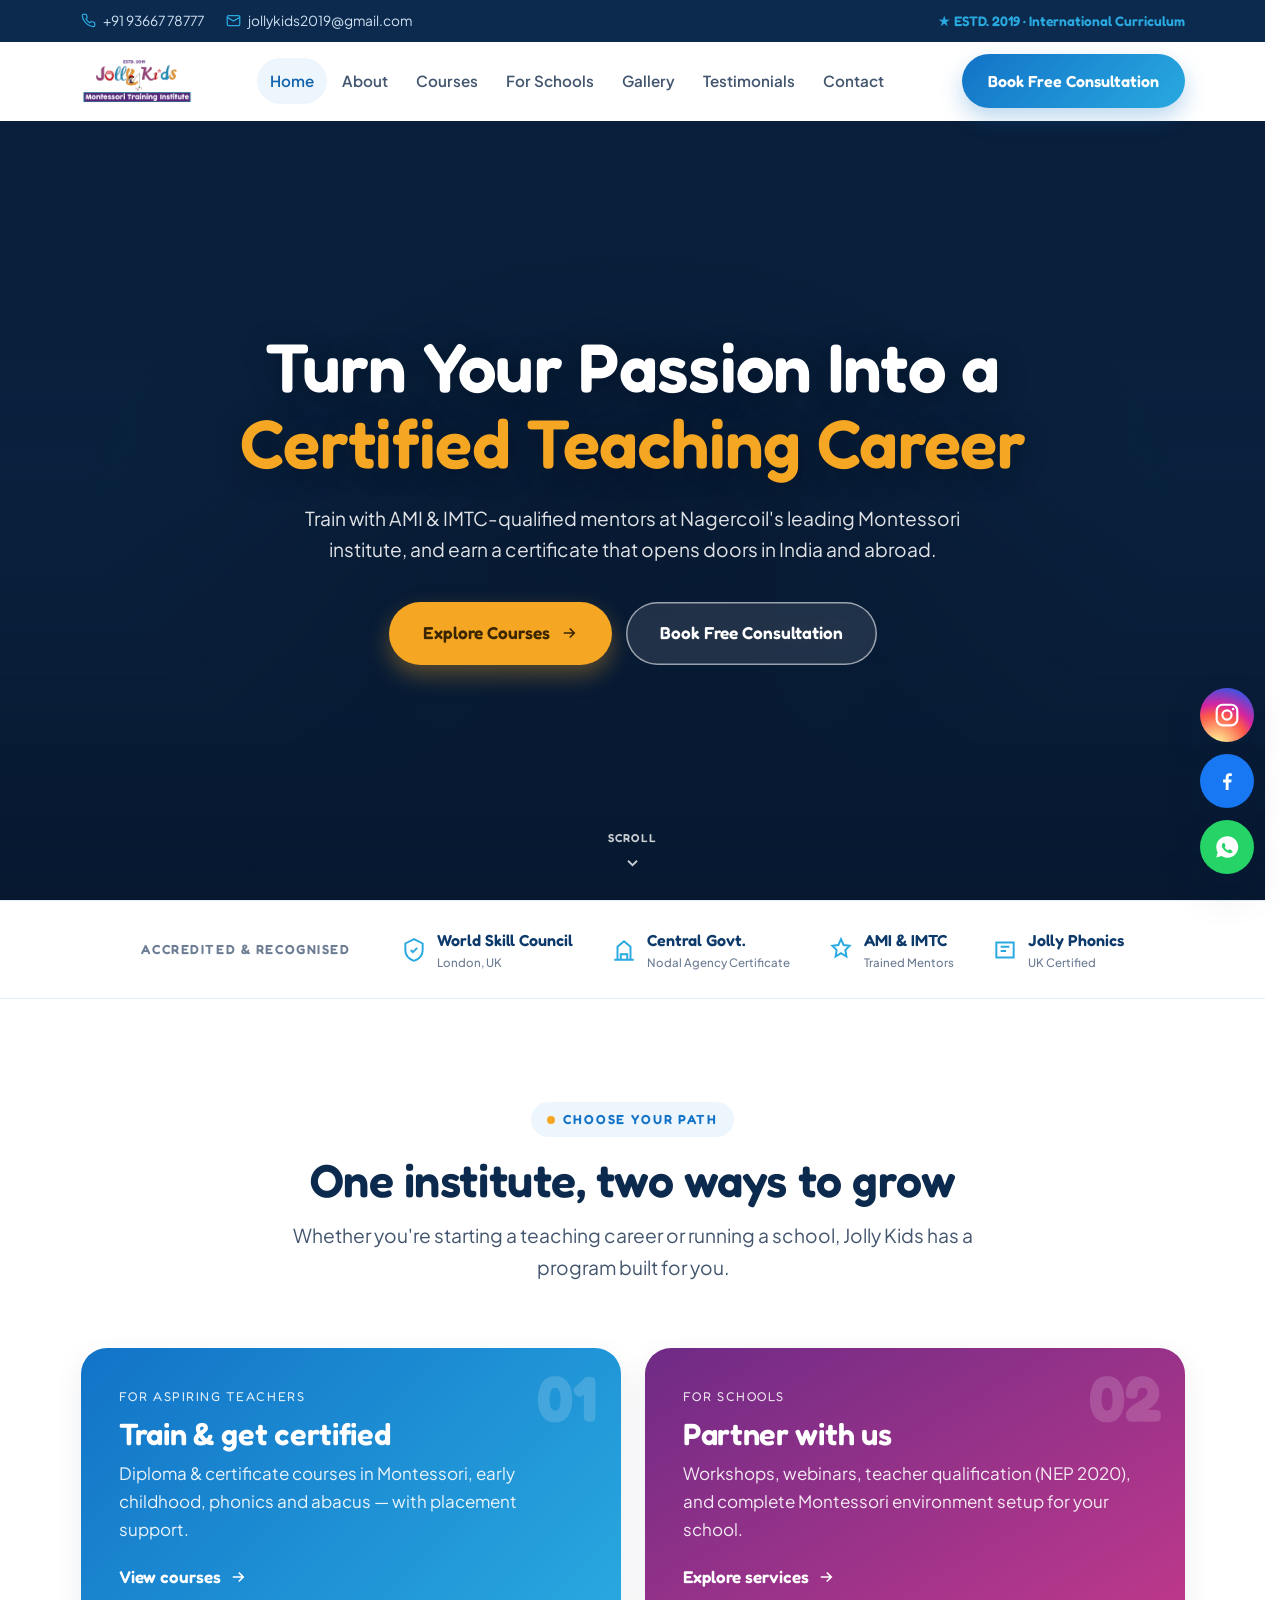
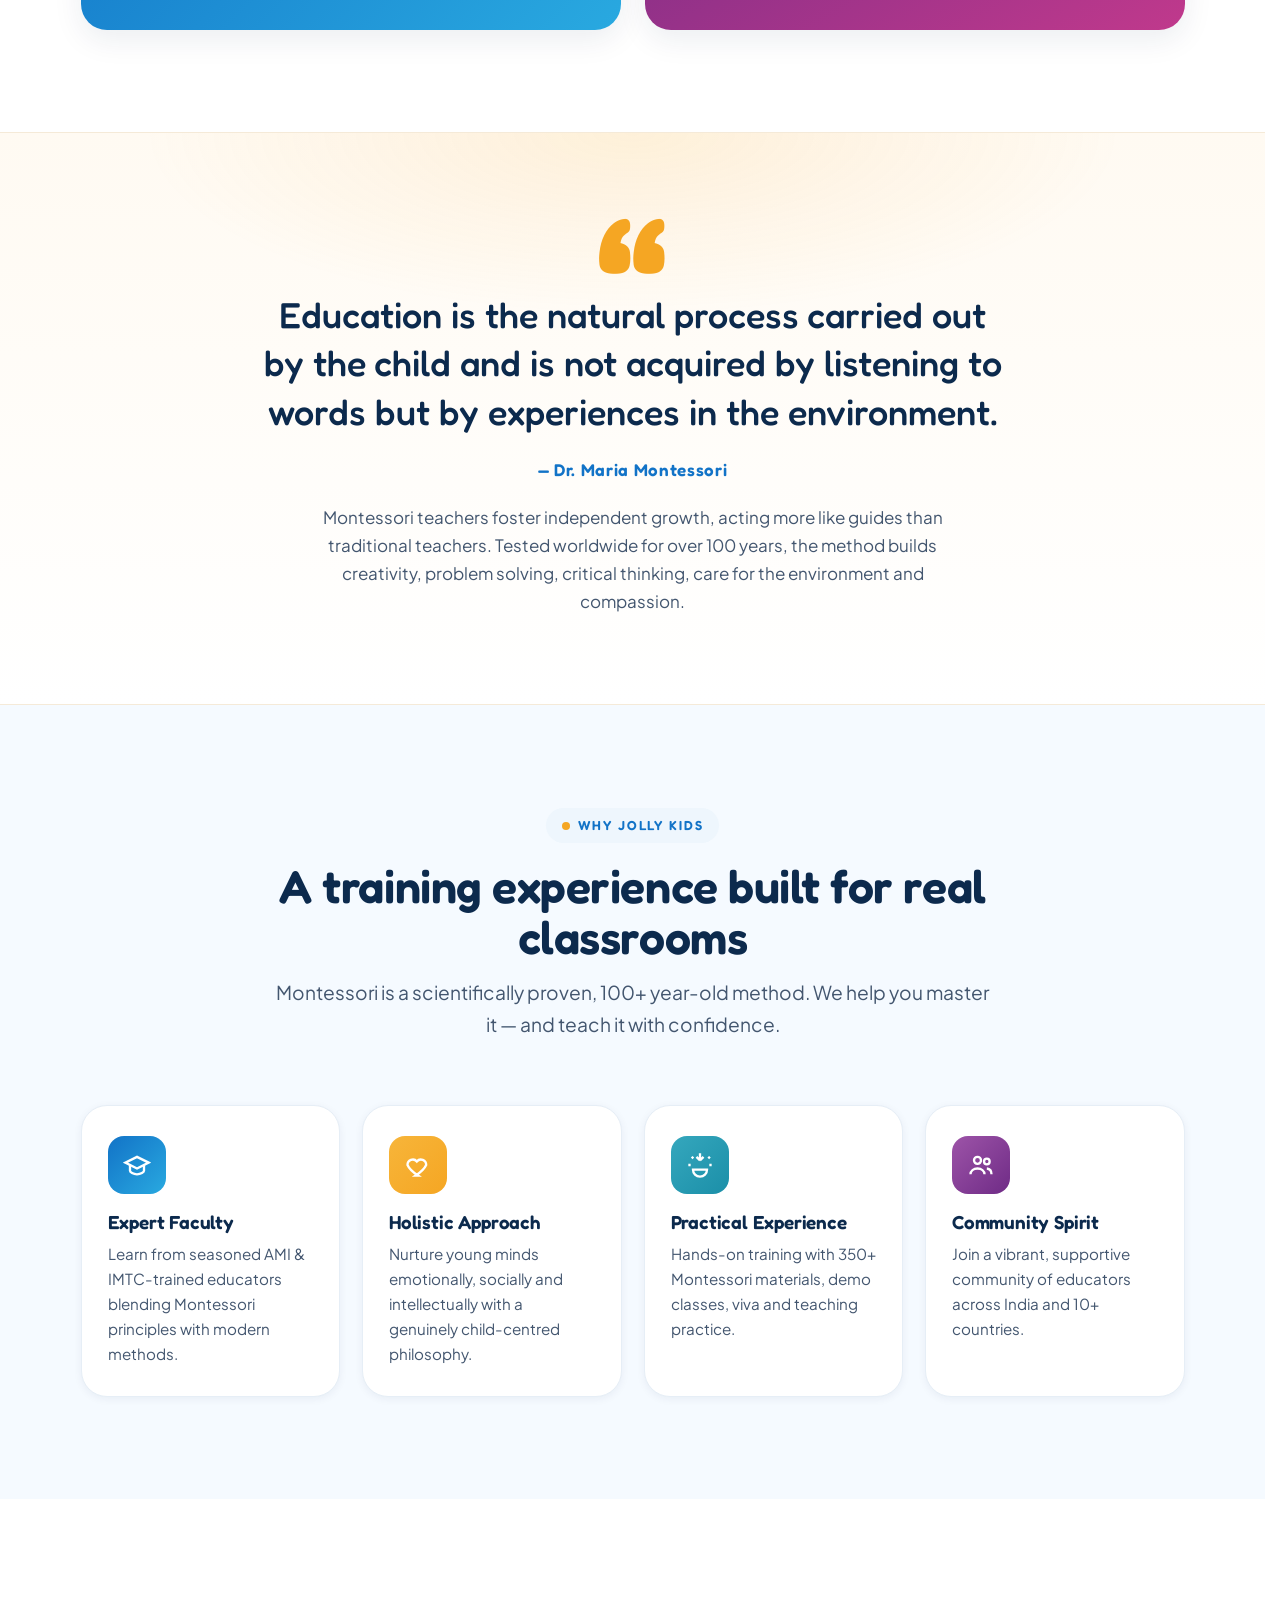
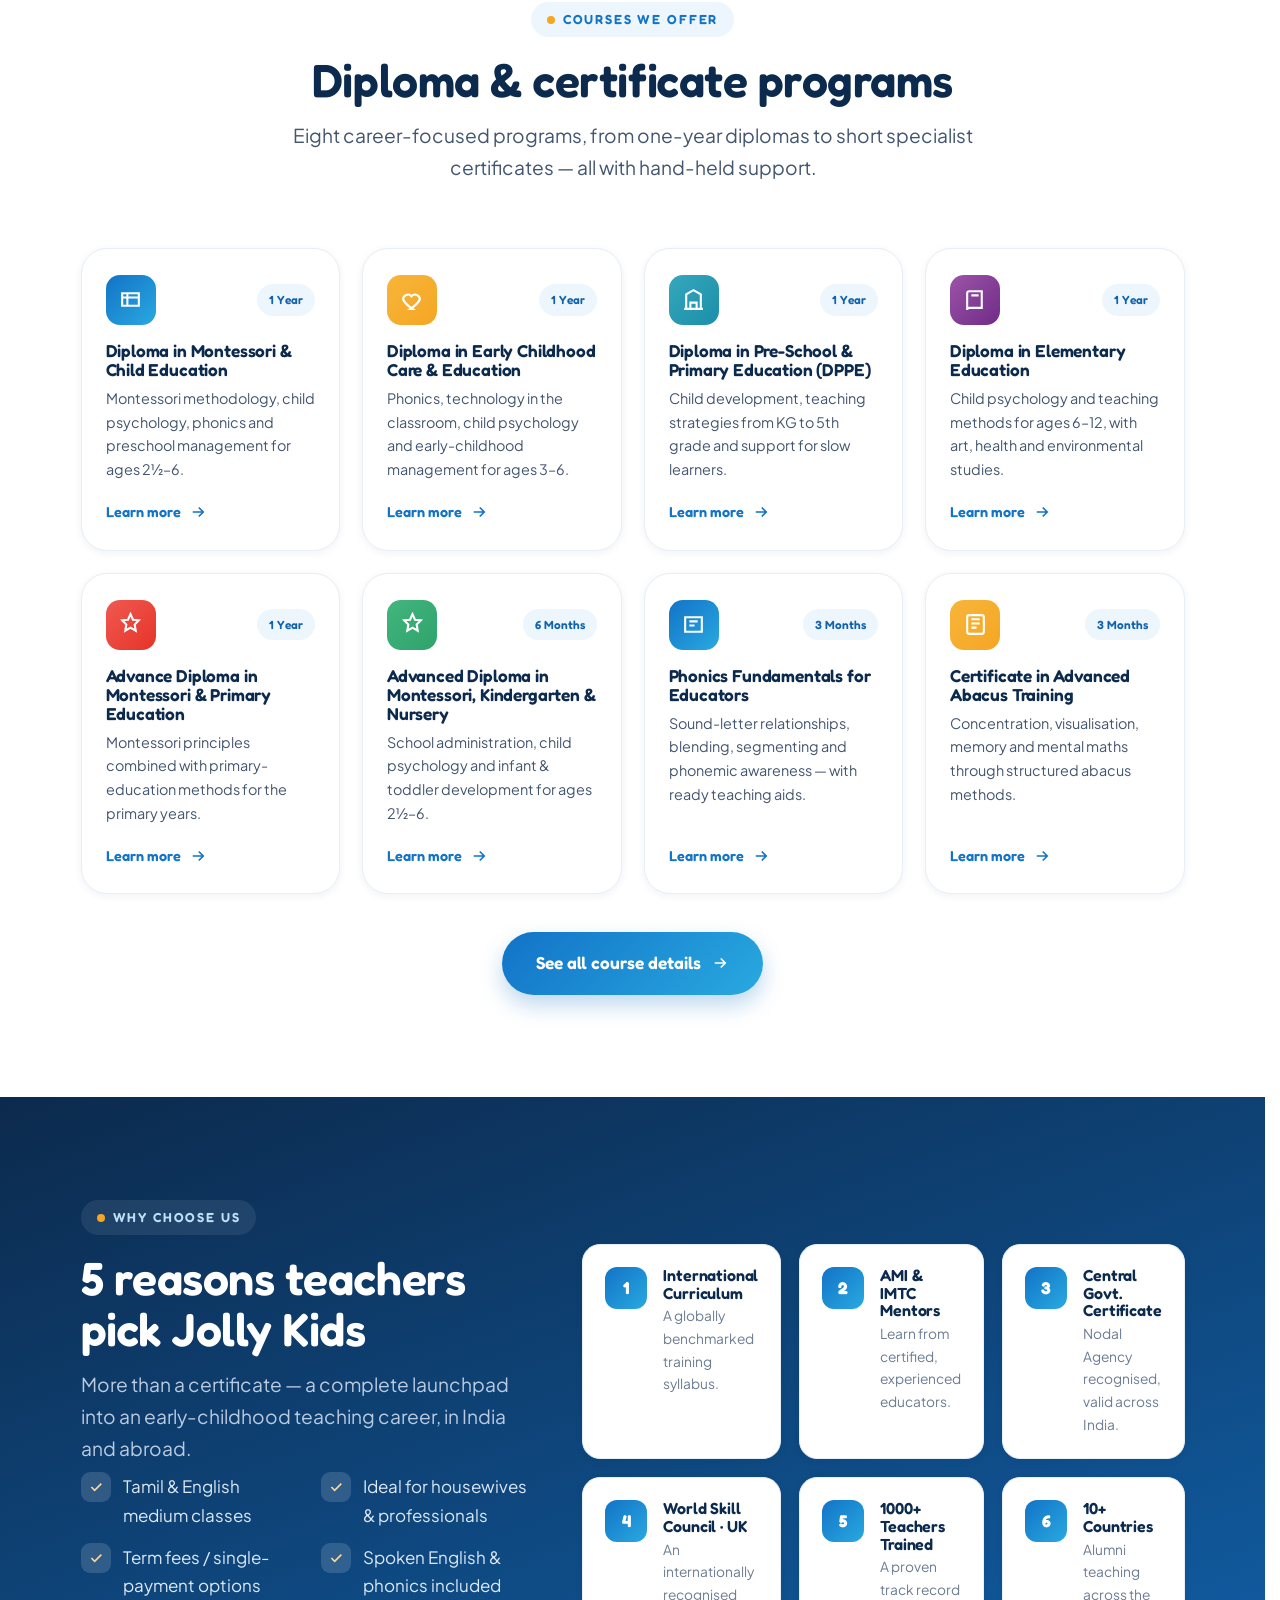
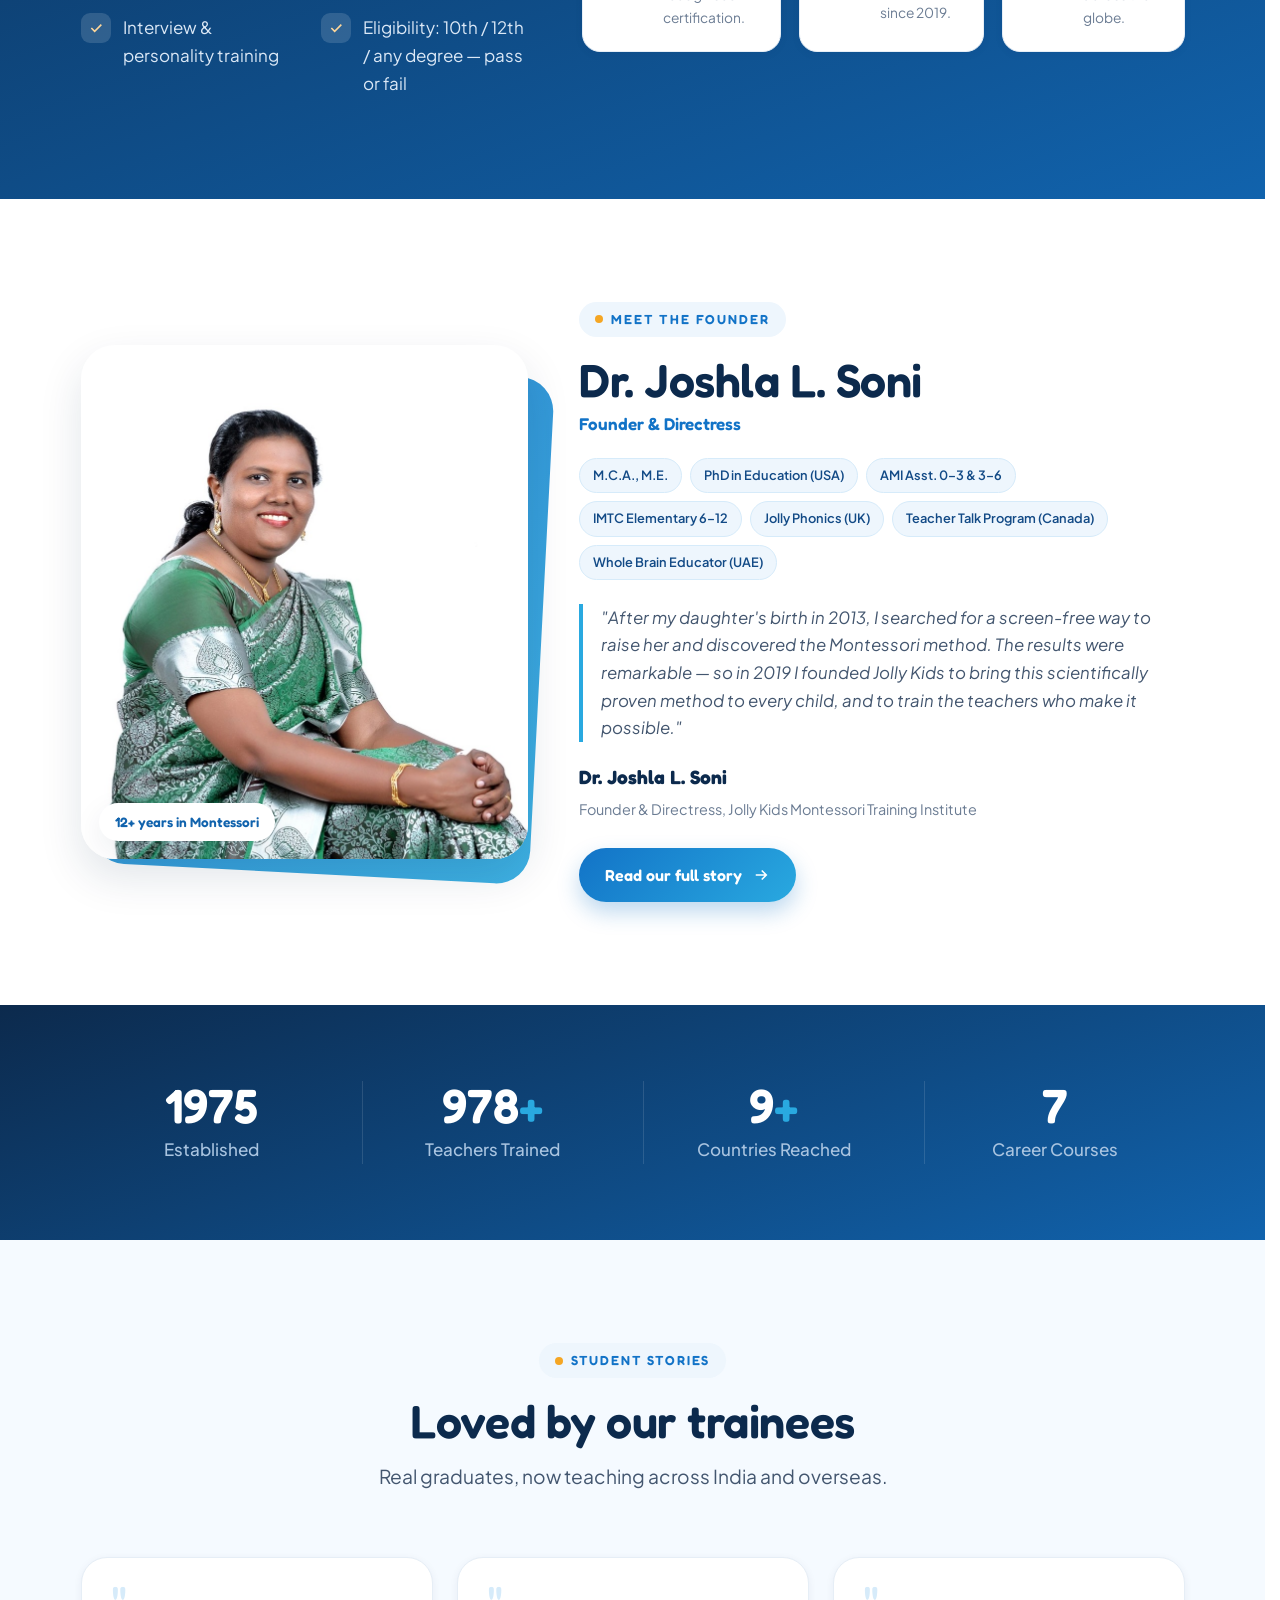
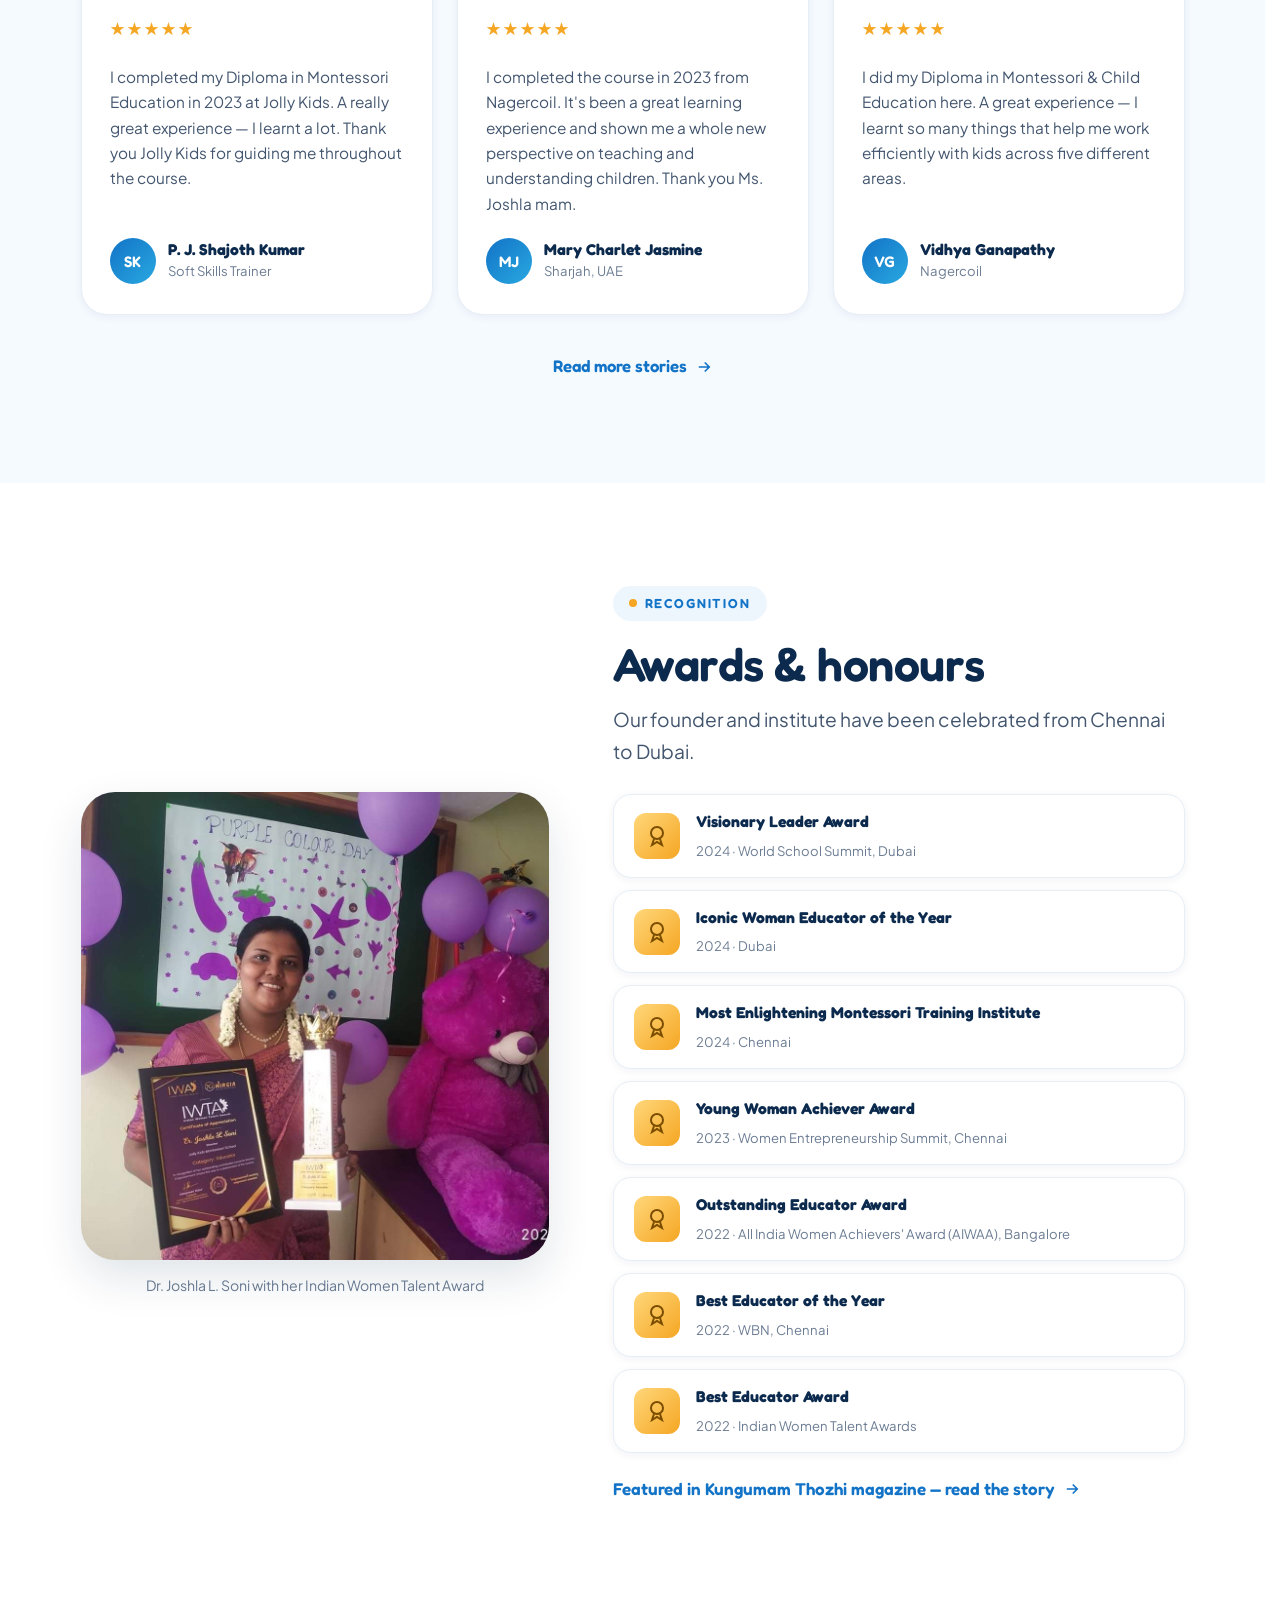
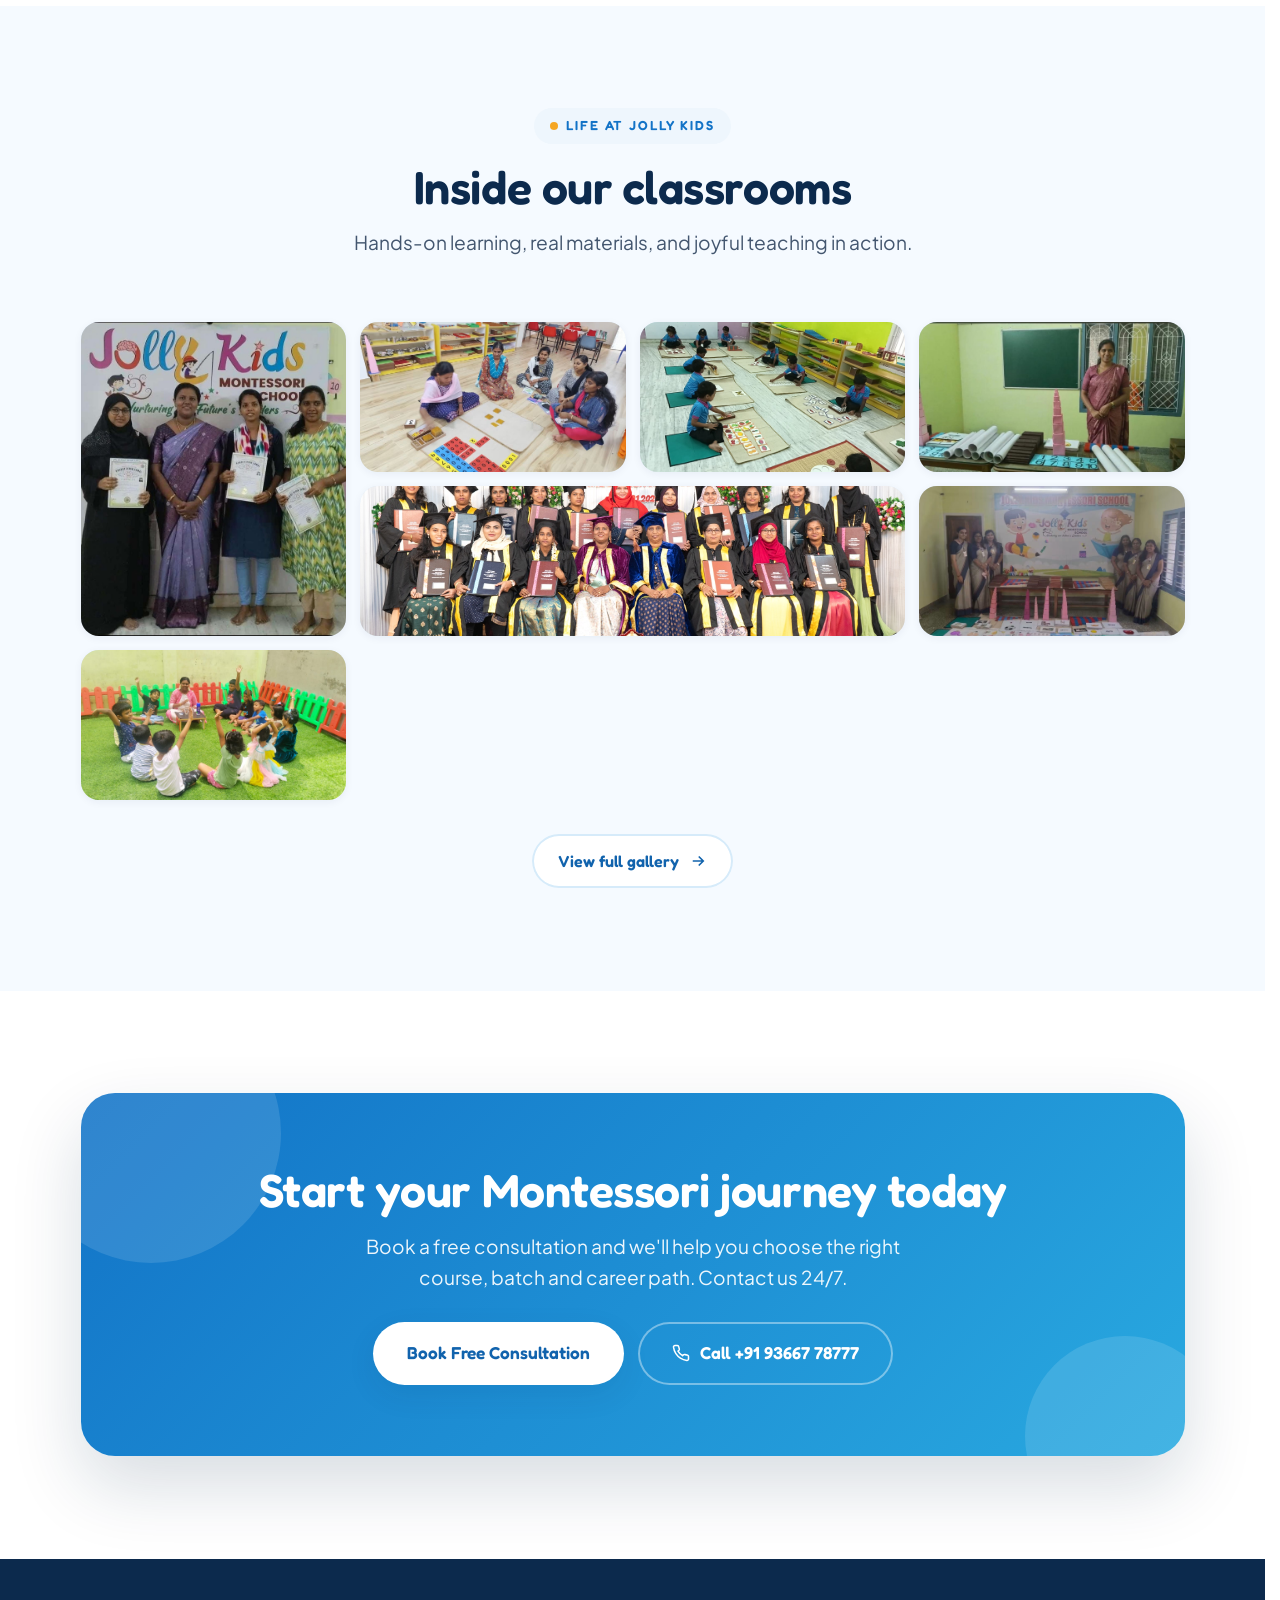
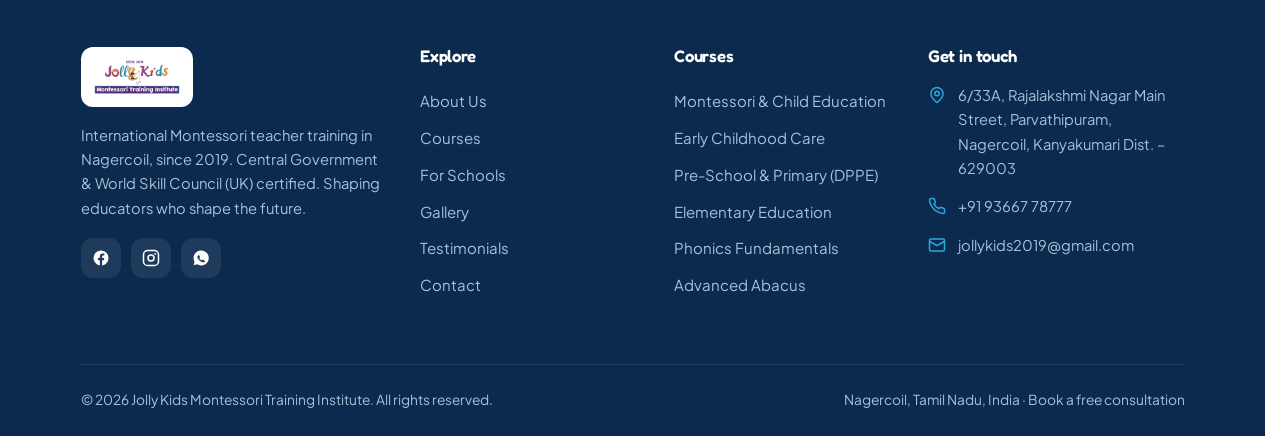
<file: jolly kid web/index.html>
<!DOCTYPE html>
<html lang="en">
<head>
  <meta charset="UTF-8" />
  <meta name="viewport" content="width=device-width, initial-scale=1.0" />
  <title>Jolly Kids Montessori Training Institute | Become a Certified Montessori Teacher</title>
  <meta name="description" content="Jolly Kids Montessori Training Institute, Nagercoil — International Montessori teacher training with Central Govt. & World Skill Council (UK) certification. 1000+ teachers trained across 10+ countries. Since 2019." />
  <meta name="theme-color" content="#0c2a4d" />

  <!-- Fonts -->
  <link rel="preconnect" href="https://fonts.googleapis.com" />
  <link rel="preconnect" href="https://fonts.gstatic.com" crossorigin />
  <link href="https://fonts.googleapis.com/css2?family=Fredoka:wght@400;500;600;700&family=Plus+Jakarta+Sans:wght@400;500;600;700&display=swap" rel="stylesheet" />

  <link rel="stylesheet" href="assets/css/styles.css?v=23" />
  <link rel="icon" type="image/svg+xml" href="assets/images/favicon.svg" />
  <link rel="apple-touch-icon" href="assets/images/favicon.svg" />
  <link rel="canonical" href="https://www.jollykidsmontngl.com/" />
  <meta property="og:type" content="website" />
  <meta property="og:site_name" content="Jolly Kids Montessori Training Institute" />
  <meta property="og:title" content="Jolly Kids Montessori Training Institute | Become a Certified Montessori Teacher" />
  <meta property="og:description" content="International Montessori teacher training in Nagercoil — Central Govt. & World Skill Council (UK) certified. 1000+ teachers trained across 10+ countries. Since 2019." />
  <meta property="og:url" content="https://www.jollykidsmontngl.com/" />
  <meta property="og:image" content="https://www.jollykidsmontngl.com/assets/images/og-image.jpg" />
  <meta name="twitter:card" content="summary_large_image" />

  <script type="application/ld+json">
  {
    "@context": "https://schema.org",
    "@type": "EducationalOrganization",
    "name": "Jolly Kids Montessori Training Institute",
    "url": "https://www.jollykidsmontngl.com/",
    "logo": "https://www.jollykidsmontngl.com/assets/images/logo.png",
    "description": "International Montessori teacher training institute in Nagercoil — Central Govt. & World Skill Council (UK) certified. 1000+ teachers trained across 10+ countries since 2019.",
    "foundingDate": "2019",
    "founder": { "@type": "Person", "name": "Dr. Joshla L. Soni" },
    "telephone": "+91-93667-78777",
    "email": "jollykids2019@gmail.com",
    "address": {
      "@type": "PostalAddress",
      "streetAddress": "6/33A, Rajalakshmi Nagar Main Street, Parvathipuram",
      "addressLocality": "Nagercoil",
      "addressRegion": "Tamil Nadu",
      "postalCode": "629003",
      "addressCountry": "IN"
    },
    "areaServed": "Worldwide"
  }
  </script>
</head>
<body>

  <!-- ============ TOP BAR ============ -->
  <div class="topbar">
    <div class="container topbar__inner">
      <div class="topbar__contact">
        <a href="tel:+919366778777">
          <svg class="ico" viewBox="0 0 24 24" fill="none" stroke="currentColor" stroke-width="2"><path d="M22 16.9v3a2 2 0 0 1-2.2 2 19.8 19.8 0 0 1-8.6-3.1 19.5 19.5 0 0 1-6-6A19.8 19.8 0 0 1 2 4.2 2 2 0 0 1 4 2h3a2 2 0 0 1 2 1.7c.1.9.4 1.8.7 2.7a2 2 0 0 1-.5 2.1L8 9.6a16 16 0 0 0 6 6l1.1-1.1a2 2 0 0 1 2.1-.5c.9.3 1.8.6 2.7.7A2 2 0 0 1 22 16.9Z"/></svg>
          +91 93667 78777
        </a>
        <a href="mailto:jollykids2019@gmail.com" class="hide-sm">
          <svg class="ico" viewBox="0 0 24 24" fill="none" stroke="currentColor" stroke-width="2"><rect x="2" y="4" width="20" height="16" rx="2"/><path d="m22 7-10 6L2 7"/></svg>
          jollykids2019@gmail.com
        </a>
      </div>
      <span class="topbar__tag">★ ESTD. 2019 · International Curriculum</span>
    </div>
  </div>

  <!-- ============ HEADER ============ -->
  <header class="header" id="header">
    <div class="container nav">
      <a href="index.html" class="brand" aria-label="Jolly Kids Montessori Training Institute">
        <img src="assets/images/logo.png" alt="Jolly Kids Montessori Training Institute" onerror="this.style.display='none';this.nextElementSibling.style.display='flex'">
        <span class="brand__fallback" style="display:none">Jolly Kids<small>MONTESSORI TRAINING INSTITUTE</small></span>
      </a>

      <nav class="nav__links" id="navLinks">
        <a href="index.html" class="active">Home</a>
        <a href="about.html">About</a>
        <a href="courses.html">Courses</a>
        <a href="for-schools.html">For Schools</a>
        <a href="gallery.html">Gallery</a>
        <a href="testimonials.html">Testimonials</a>
        <a href="contact.html">Contact</a>
      </nav>

      <div class="nav__cta">
        <a href="contact.html" class="btn btn--grad">Book Free Consultation</a>
        <button class="nav__toggle" id="navToggle" aria-label="Open menu" aria-expanded="false"><span></span></button>
      </div>
    </div>
  </header>

  <main>
    <!-- ============ HERO — full-bleed photo slideshow ============ -->
    <section class="hero">
      <div class="hero-bg" aria-hidden="true">
        <picture class="hero-bg__slide"><source media="(max-width: 720px)" srcset="assets/images/hero/slide-1-m.jpg"><img src="assets/images/hero/slide-1.jpg" srcset="assets/images/hero/slide-1-1400.jpg 1400w, assets/images/hero/slide-1.jpg 2000w" sizes="100vw" alt="" decoding="async" fetchpriority="high"></picture>
        <picture class="hero-bg__slide"><source media="(max-width: 720px)" srcset="assets/images/hero/slide-2-m.jpg"><img src="assets/images/hero/slide-2.jpg" srcset="assets/images/hero/slide-2-1400.jpg 1400w, assets/images/hero/slide-2.jpg 2000w" sizes="100vw" alt="" decoding="async" fetchpriority="low"></picture>
        <picture class="hero-bg__slide"><source media="(max-width: 720px)" srcset="assets/images/hero/slide-3-m.jpg"><img src="assets/images/hero/slide-3.jpg" srcset="assets/images/hero/slide-3-1400.jpg 1400w, assets/images/hero/slide-3.jpg 2000w" sizes="100vw" alt="" decoding="async" fetchpriority="low"></picture>
        <picture class="hero-bg__slide"><source media="(max-width: 720px)" srcset="assets/images/hero/slide-4-m.jpg"><img src="assets/images/hero/slide-4.jpg" srcset="assets/images/hero/slide-4-1400.jpg 1400w, assets/images/hero/slide-4.jpg 2000w" sizes="100vw" alt="" decoding="async" fetchpriority="low"></picture>
        <picture class="hero-bg__slide"><source media="(max-width: 720px)" srcset="assets/images/hero/slide-5-m.jpg"><img src="assets/images/hero/slide-5.jpg" srcset="assets/images/hero/slide-5-1400.jpg 1400w, assets/images/hero/slide-5.jpg 2000w" sizes="100vw" alt="" decoding="async" fetchpriority="low"></picture>
      </div>
      <div class="hero-scrim" aria-hidden="true"></div>

      <div class="container hero__inner">
        <div class="hero__copy">
          <h1 data-reveal>Turn Your Passion Into a <span class="mark">Certified Teaching Career</span></h1>
          <p class="hero__sub" data-reveal data-delay="1">
            Train with AMI &amp; IMTC-qualified mentors at Nagercoil's leading Montessori institute, and earn a certificate that opens doors in India and abroad.
          </p>
          <div class="hero__actions" data-reveal data-delay="2">
            <a href="courses.html" class="btn btn--lg btn--accent">Explore Courses
              <svg class="ico" viewBox="0 0 24 24" fill="none" stroke="currentColor" stroke-width="2.2"><path d="M5 12h14M13 6l6 6-6 6"/></svg>
            </a>
            <a href="contact.html" class="btn btn--lg btn--glass">Book Free Consultation</a>
          </div>
        </div>
      </div>

      <a href="#courses" class="hero__scroll-cue" aria-label="Scroll to explore courses">
        <span>Scroll</span>
        <svg viewBox="0 0 24 24" fill="none" stroke="currentColor" stroke-width="2.4"><path d="m6 9 6 6 6-6"/></svg>
      </a>
    </section>

    <!-- ============ ACCREDITATION STRIP ============ -->
    <section class="accred">
      <div class="container accred__inner" data-reveal>
        <span class="accred__label">Accredited &amp; Recognised</span>
        <div class="accred__items">
          <div class="accred__item"><svg viewBox="0 0 24 24" fill="none" stroke="currentColor" stroke-width="1.8"><path d="M12 2 4 6v6c0 5 3.4 8.5 8 10 4.6-1.5 8-5 8-10V6l-8-4Z"/><path d="m9 12 2 2 4-4"/></svg><span>World Skill Council<small>London, UK</small></span></div>
          <div class="accred__item"><svg viewBox="0 0 24 24" fill="none" stroke="currentColor" stroke-width="1.8"><path d="M3 21h18M6 21V9l6-5 6 5v12M9 21v-5h6v5"/></svg><span>Central Govt.<small>Nodal Agency Certificate</small></span></div>
          <div class="accred__item"><svg viewBox="0 0 24 24" fill="none" stroke="currentColor" stroke-width="1.8"><path d="m12 2 2.4 5.4L20 8l-4 4 1 6-5-3-5 3 1-6-4-4 5.6-.6L12 2Z"/></svg><span>AMI &amp; IMTC<small>Trained Mentors</small></span></div>
          <div class="accred__item"><svg viewBox="0 0 24 24" fill="none" stroke="currentColor" stroke-width="1.8"><path d="M4 5h16v14H4zM8 9h8M8 13h5"/></svg><span>Jolly Phonics<small>UK Certified</small></span></div>
        </div>
      </div>
    </section>

    <!-- ============ TWO PATHS ============ -->
    <section class="section">
      <div class="container">
        <div class="section-head" data-reveal>
          <div class="eyebrow">Choose your path</div>
          <h2 class="h-lg">One institute, two ways to grow</h2>
          <p class="lead">Whether you're starting a teaching career or running a school, Jolly Kids has a program built for you.</p>
        </div>
        <div class="paths">
          <a href="courses.html" class="path-card path-card--teachers" data-reveal="left">
            <span class="path-card__num">01</span>
            <span class="path-card__tag">For Aspiring Teachers</span>
            <h3>Train &amp; get certified</h3>
            <p>Diploma &amp; certificate courses in Montessori, early childhood, phonics and abacus — with placement support.</p>
            <span class="link-arrow">View courses <svg class="ico" viewBox="0 0 24 24" fill="none" stroke="currentColor" stroke-width="2.2"><path d="M5 12h14M13 6l6 6-6 6"/></svg></span>
          </a>
          <a href="for-schools.html" class="path-card path-card--schools" data-reveal="right">
            <span class="path-card__num">02</span>
            <span class="path-card__tag">For Schools</span>
            <h3>Partner with us</h3>
            <p>Workshops, webinars, teacher qualification (NEP 2020), and complete Montessori environment setup for your school.</p>
            <span class="link-arrow">Explore services <svg class="ico" viewBox="0 0 24 24" fill="none" stroke="currentColor" stroke-width="2.2"><path d="M5 12h14M13 6l6 6-6 6"/></svg></span>
          </a>
        </div>
      </div>
    </section>

    <!-- ============ MONTESSORI QUOTE ============ -->
    <section class="quote-band">
      <div class="container">
        <figure class="quote" data-reveal>
          <blockquote>Education is the natural process carried out by the child and is not acquired by listening to words but by experiences in the environment.</blockquote>
          <figcaption>Dr. Maria Montessori</figcaption>
        </figure>
        <p class="quote-band__note" data-reveal data-delay="1">Montessori teachers foster independent growth, acting more like guides than traditional teachers. Tested worldwide for over 100 years, the method builds creativity, problem solving, critical thinking, care for the environment and compassion.</p>
      </div>
    </section>

    <!-- ============ WHY MONTESSORI / VALUE ============ -->
    <section class="section section--tint">
      <div class="container">
        <div class="section-head" data-reveal>
          <div class="eyebrow">Why Jolly Kids</div>
          <h2 class="h-lg">A training experience built for real classrooms</h2>
          <p class="lead">Montessori is a scientifically proven, 100+ year-old method. We help you master it — and teach it with confidence.</p>
        </div>
        <div class="grid-4">
          <div class="feature" data-reveal>
            <div class="feature__ico bg-blue"><svg viewBox="0 0 24 24" fill="none" stroke="currentColor" stroke-width="2"><path d="M22 10 12 5 2 10l10 5 10-5Z"/><path d="M6 12v5c0 1 2.7 3 6 3s6-2 6-3v-5"/></svg></div>
            <h3>Expert Faculty</h3>
            <p>Learn from seasoned AMI &amp; IMTC-trained educators blending Montessori principles with modern methods.</p>
          </div>
          <div class="feature" data-reveal data-delay="1">
            <div class="feature__ico bg-orange"><svg viewBox="0 0 24 24" fill="none" stroke="currentColor" stroke-width="2"><path d="M12 21s-7-4.5-9-9a4.5 4.5 0 0 1 8-3 4.5 4.5 0 0 1 8 3c-2 4.5-9 9-9 9Z"/></svg></div>
            <h3>Holistic Approach</h3>
            <p>Nurture young minds emotionally, socially and intellectually with a genuinely child-centred philosophy.</p>
          </div>
          <div class="feature" data-reveal data-delay="2">
            <div class="feature__ico bg-teal"><svg viewBox="0 0 24 24" fill="none" stroke="currentColor" stroke-width="2"><path d="M12 2v6m0 0 3-3m-3 3L9 5M4 12H2m20 0h-2M6.3 6.3 4.9 4.9m14.2 1.4 1.4-1.4M12 22a6 6 0 0 0 6-6H6a6 6 0 0 0 6 6Z"/></svg></div>
            <h3>Practical Experience</h3>
            <p>Hands-on training with 350+ Montessori materials, demo classes, viva and teaching practice.</p>
          </div>
          <div class="feature" data-reveal data-delay="3">
            <div class="feature__ico bg-purple"><svg viewBox="0 0 24 24" fill="none" stroke="currentColor" stroke-width="2"><circle cx="9" cy="8" r="3"/><circle cx="17" cy="9" r="2.4"/><path d="M3 20c0-3 2.7-5 6-5s6 2 6 5m2-5c2.2.2 4 1.7 4 5"/></svg></div>
            <h3>Community Spirit</h3>
            <p>Join a vibrant, supportive community of educators across India and 10+ countries.</p>
          </div>
        </div>
      </div>
    </section>

    <!-- ============ COURSES PREVIEW ============ -->
    <section class="section" id="courses">
      <div class="container">
        <div class="section-head" data-reveal>
          <div class="eyebrow">Courses we offer</div>
          <h2 class="h-lg">Diploma &amp; certificate programs</h2>
          <p class="lead">Eight career-focused programs, from one-year diplomas to short specialist certificates — all with hand-held support.</p>
        </div>
        <div class="course-grid">
          <!-- 1 -->
          <article class="course-card" data-reveal>
            <div class="course-card__top"><span class="course-card__ico bg-blue"><svg viewBox="0 0 24 24" fill="none" stroke="currentColor" stroke-width="2"><path d="M4 6h16v12H4zM4 10h16M9 6v12"/></svg></span><span class="badge-dur">1 Year</span></div>
            <h3>Diploma in Montessori &amp; Child Education</h3>
            <p>Montessori methodology, child psychology, phonics and preschool management for ages 2½–6.</p>
            <a href="courses.html#c-dmce" class="link-arrow">Learn more <svg class="ico" viewBox="0 0 24 24" fill="none" stroke="currentColor" stroke-width="2.2"><path d="M5 12h14M13 6l6 6-6 6"/></svg></a>
          </article>
          <!-- 2 -->
          <article class="course-card" data-reveal data-delay="1">
            <div class="course-card__top"><span class="course-card__ico bg-orange"><svg viewBox="0 0 24 24" fill="none" stroke="currentColor" stroke-width="2"><path d="M12 21s-7-4.5-9-9a4.5 4.5 0 0 1 8-3 4.5 4.5 0 0 1 8 3c-2 4.5-9 9-9 9Z"/></svg></span><span class="badge-dur">1 Year</span></div>
            <h3>Diploma in Early Childhood Care &amp; Education</h3>
            <p>Phonics, technology in the classroom, child psychology and early-childhood management for ages 3–6.</p>
            <a href="courses.html#c-ecce" class="link-arrow">Learn more <svg class="ico" viewBox="0 0 24 24" fill="none" stroke="currentColor" stroke-width="2.2"><path d="M5 12h14M13 6l6 6-6 6"/></svg></a>
          </article>
          <!-- 3 -->
          <article class="course-card" data-reveal data-delay="2">
            <div class="course-card__top"><span class="course-card__ico bg-teal"><svg viewBox="0 0 24 24" fill="none" stroke="currentColor" stroke-width="2"><path d="M3 21h18M5 21V7l7-4 7 4v14M9 21v-6h6v6"/></svg></span><span class="badge-dur">1 Year</span></div>
            <h3>Diploma in Pre-School &amp; Primary Education (DPPE)</h3>
            <p>Child development, teaching strategies from KG to 5th grade and support for slow learners.</p>
            <a href="courses.html#c-dppe" class="link-arrow">Learn more <svg class="ico" viewBox="0 0 24 24" fill="none" stroke="currentColor" stroke-width="2.2"><path d="M5 12h14M13 6l6 6-6 6"/></svg></a>
          </article>
          <!-- 4 -->
          <article class="course-card" data-reveal data-delay="3">
            <div class="course-card__top"><span class="course-card__ico bg-purple"><svg viewBox="0 0 24 24" fill="none" stroke="currentColor" stroke-width="2"><path d="M4 19.5V6a2 2 0 0 1 2-2h12v16H6a2 2 0 0 0-2 2Z"/><path d="M8 8h7"/></svg></span><span class="badge-dur">1 Year</span></div>
            <h3>Diploma in Elementary Education</h3>
            <p>Child psychology and teaching methods for ages 6–12, with art, health and environmental studies.</p>
            <a href="courses.html#c-elementary" class="link-arrow">Learn more <svg class="ico" viewBox="0 0 24 24" fill="none" stroke="currentColor" stroke-width="2.2"><path d="M5 12h14M13 6l6 6-6 6"/></svg></a>
          </article>
          <!-- 5 -->
          <article class="course-card" data-reveal>
            <div class="course-card__top"><span class="course-card__ico bg-red"><svg viewBox="0 0 24 24" fill="none" stroke="currentColor" stroke-width="2"><path d="m12 2 2.4 5.4L20 8l-4 4 1 6-5-3-5 3 1-6-4-4 5.6-.6L12 2Z"/></svg></span><span class="badge-dur">1 Year</span></div>
            <h3>Advance Diploma in Montessori &amp; Primary Education</h3>
            <p>Montessori principles combined with primary-education methods for the primary years.</p>
            <a href="courses.html#c-amp" class="link-arrow">Learn more <svg class="ico" viewBox="0 0 24 24" fill="none" stroke="currentColor" stroke-width="2.2"><path d="M5 12h14M13 6l6 6-6 6"/></svg></a>
          </article>
          <!-- 6 -->
          <article class="course-card" data-reveal data-delay="1">
            <div class="course-card__top"><span class="course-card__ico bg-green"><svg viewBox="0 0 24 24" fill="none" stroke="currentColor" stroke-width="2"><path d="m12 2 2.4 5.4L20 8l-4 4 1 6-5-3-5 3 1-6-4-4 5.6-.6L12 2Z"/></svg></span><span class="badge-dur">6 Months</span></div>
            <h3>Advanced Diploma in Montessori, Kindergarten &amp; Nursery</h3>
            <p>School administration, child psychology and infant &amp; toddler development for ages 2½–6.</p>
            <a href="courses.html#c-mkn" class="link-arrow">Learn more <svg class="ico" viewBox="0 0 24 24" fill="none" stroke="currentColor" stroke-width="2.2"><path d="M5 12h14M13 6l6 6-6 6"/></svg></a>
          </article>
          <!-- 7 -->
          <article class="course-card" data-reveal data-delay="2">
            <div class="course-card__top"><span class="course-card__ico bg-blue"><svg viewBox="0 0 24 24" fill="none" stroke="currentColor" stroke-width="2"><path d="M4 5h16v14H4zM8 9h8M8 13h5"/></svg></span><span class="badge-dur">3 Months</span></div>
            <h3>Phonics Fundamentals for Educators</h3>
            <p>Sound-letter relationships, blending, segmenting and phonemic awareness — with ready teaching aids.</p>
            <a href="courses.html#c-phonics" class="link-arrow">Learn more <svg class="ico" viewBox="0 0 24 24" fill="none" stroke="currentColor" stroke-width="2.2"><path d="M5 12h14M13 6l6 6-6 6"/></svg></a>
          </article>
          <!-- 8 -->
          <article class="course-card" data-reveal data-delay="3">
            <div class="course-card__top"><span class="course-card__ico bg-orange"><svg viewBox="0 0 24 24" fill="none" stroke="currentColor" stroke-width="2"><rect x="4" y="3" width="16" height="18" rx="2"/><path d="M8 7h8M8 11h8M8 15h5"/></svg></span><span class="badge-dur">3 Months</span></div>
            <h3>Certificate in Advanced Abacus Training</h3>
            <p>Concentration, visualisation, memory and mental maths through structured abacus methods.</p>
            <a href="courses.html#c-abacus" class="link-arrow">Learn more <svg class="ico" viewBox="0 0 24 24" fill="none" stroke="currentColor" stroke-width="2.2"><path d="M5 12h14M13 6l6 6-6 6"/></svg></a>
          </article>
        </div>
        <div class="center" style="margin-top:38px" data-reveal>
          <a href="courses.html" class="btn btn--lg btn--grad">See all course details
            <svg class="ico" viewBox="0 0 24 24" fill="none" stroke="currentColor" stroke-width="2.2"><path d="M5 12h14M13 6l6 6-6 6"/></svg>
          </a>
        </div>
      </div>
    </section>

    <!-- ============ WHY CHOOSE (navy) ============ -->
    <section class="section section--navy">
      <div class="container">
        <div class="grid-2">
          <div data-reveal="left">
            <div class="eyebrow">Why choose us</div>
            <h2 class="h-lg" style="color:#fff">5 reasons teachers pick Jolly Kids</h2>
            <p class="lead" style="margin-top:14px">More than a certificate — a complete launchpad into an early-childhood teaching career, in India and abroad.</p>
            <ul class="highlights">
              <li><span class="hl-ico"><svg viewBox="0 0 24 24" fill="none" stroke="currentColor" stroke-width="2.4"><path d="m5 12 5 5L20 7"/></svg></span> Tamil &amp; English medium classes</li>
              <li><span class="hl-ico"><svg viewBox="0 0 24 24" fill="none" stroke="currentColor" stroke-width="2.4"><path d="m5 12 5 5L20 7"/></svg></span> Ideal for housewives &amp; professionals</li>
              <li><span class="hl-ico"><svg viewBox="0 0 24 24" fill="none" stroke="currentColor" stroke-width="2.4"><path d="m5 12 5 5L20 7"/></svg></span> Term fees / single-payment options</li>
              <li><span class="hl-ico"><svg viewBox="0 0 24 24" fill="none" stroke="currentColor" stroke-width="2.4"><path d="m5 12 5 5L20 7"/></svg></span> Spoken English &amp; phonics included</li>
              <li><span class="hl-ico"><svg viewBox="0 0 24 24" fill="none" stroke="currentColor" stroke-width="2.4"><path d="m5 12 5 5L20 7"/></svg></span> Interview &amp; personality training</li>
              <li><span class="hl-ico"><svg viewBox="0 0 24 24" fill="none" stroke="currentColor" stroke-width="2.4"><path d="m5 12 5 5L20 7"/></svg></span> Eligibility: 10th / 12th / any degree — pass or fail</li>
            </ul>
          </div>
          <div class="reasons">
            <div class="reason" data-reveal="right"><span class="reason__n">1</span><div><h4>International Curriculum</h4><p>A globally benchmarked training syllabus.</p></div></div>
            <div class="reason" data-reveal="right" data-delay="1"><span class="reason__n">2</span><div><h4>AMI &amp; IMTC Mentors</h4><p>Learn from certified, experienced educators.</p></div></div>
            <div class="reason" data-reveal="right" data-delay="2"><span class="reason__n">3</span><div><h4>Central Govt. Certificate</h4><p>Nodal Agency recognised, valid across India.</p></div></div>
            <div class="reason" data-reveal="right" data-delay="3"><span class="reason__n">4</span><div><h4>World Skill Council · UK</h4><p>An internationally recognised certification.</p></div></div>
            <div class="reason" data-reveal="right" data-delay="4"><span class="reason__n">5</span><div><h4>1000+ Teachers Trained</h4><p>A proven track record since 2019.</p></div></div>
            <div class="reason" data-reveal="right" data-delay="5"><span class="reason__n">6</span><div><h4>10+ Countries</h4><p>Alumni teaching across the globe.</p></div></div>
          </div>
        </div>
      </div>
    </section>

    <!-- ============ FOUNDER ============ -->
    <section class="section">
      <div class="container founder">
        <div class="founder__photo" data-reveal="left">
          <div class="portrait-frame">
            <div class="media media--badge media--portrait" data-badge="12+ years in Montessori">
              <img src="assets/images/founder.jpg" alt="Dr. Joshla L. Soni, Founder &amp; Directress of Jolly Kids Montessori Training Institute" loading="lazy" width="899" height="1350">
            </div>
          </div>
        </div>
        <div data-reveal="right">
          <div class="eyebrow">Meet the founder</div>
          <h2 class="h-lg">Dr. Joshla L. Soni</h2>
          <p class="text-muted" style="font-family:var(--font-display);font-weight:600;color:var(--blue-600);margin-top:4px">Founder &amp; Directress</p>
          <div class="credentials">
            <span class="cred">M.C.A., M.E.</span>
            <span class="cred">PhD in Education (USA)</span>
            <span class="cred">AMI Asst. 0–3 &amp; 3–6</span>
            <span class="cred">IMTC Elementary 6–12</span>
            <span class="cred">Jolly Phonics (UK)</span>
            <span class="cred">Teacher Talk Program (Canada)</span>
            <span class="cred">Whole Brain Educator (UAE)</span>
          </div>
          <blockquote>
            "After my daughter's birth in 2013, I searched for a screen-free way to raise her and discovered the Montessori method. The results were remarkable — so in 2019 I founded Jolly Kids to bring this scientifically proven method to every child, and to train the teachers who make it possible."
          </blockquote>
          <div class="founder__sign">
            <b>Dr. Joshla L. Soni</b>
            <span>Founder &amp; Directress, Jolly Kids Montessori Training Institute</span>
          </div>
          <div style="margin-top:26px">
            <a href="about.html" class="btn btn--grad">Read our full story
              <svg class="ico" viewBox="0 0 24 24" fill="none" stroke="currentColor" stroke-width="2.2"><path d="M5 12h14M13 6l6 6-6 6"/></svg>
            </a>
          </div>
        </div>
      </div>
    </section>

    <!-- ============ STATS BAND ============ -->
    <section class="section section--navy" style="padding-block:clamp(48px,6vw,80px)">
      <div class="container stats-band">
        <div class="stat" data-reveal><b><span data-count="2019">0</span></b><span>Established</span></div>
        <div class="stat" data-reveal data-delay="1"><b><span data-count="1000">0</span><span class="suffix">+</span></b><span>Teachers Trained</span></div>
        <div class="stat" data-reveal data-delay="2"><b><span data-count="10">0</span><span class="suffix">+</span></b><span>Countries Reached</span></div>
        <div class="stat" data-reveal data-delay="3"><b><span data-count="8">0</span></b><span>Career Courses</span></div>
      </div>
    </section>

    <!-- ============ TESTIMONIALS ============ -->
    <section class="section section--tint">
      <div class="container">
        <div class="section-head" data-reveal>
          <div class="eyebrow">Student stories</div>
          <h2 class="h-lg">Loved by our trainees</h2>
          <p class="lead">Real graduates, now teaching across India and overseas.</p>
        </div>
        <div class="tst-grid">
          <figure class="tst" data-reveal>
            <div class="tst__quote">"</div>
            <div class="tst__stars">★★★★★</div>
            <p>I completed my Diploma in Montessori Education in 2023 at Jolly Kids. A really great experience — I learnt a lot. Thank you Jolly Kids for guiding me throughout the course.</p>
            <figcaption class="tst__who"><span class="tst__av">SK</span><div><b>P. J. Shajoth Kumar</b><span>Soft Skills Trainer</span></div></figcaption>
          </figure>
          <figure class="tst" data-reveal data-delay="1">
            <div class="tst__quote">"</div>
            <div class="tst__stars">★★★★★</div>
            <p>I completed the course in 2023 from Nagercoil. It's been a great learning experience and shown me a whole new perspective on teaching and understanding children. Thank you Ms. Joshla mam.</p>
            <figcaption class="tst__who"><span class="tst__av">MJ</span><div><b>Mary Charlet Jasmine</b><span>Sharjah, UAE</span></div></figcaption>
          </figure>
          <figure class="tst" data-reveal data-delay="2">
            <div class="tst__quote">"</div>
            <div class="tst__stars">★★★★★</div>
            <p>I did my Diploma in Montessori &amp; Child Education here. A great experience — I learnt so many things that help me work efficiently with kids across five different areas.</p>
            <figcaption class="tst__who"><span class="tst__av">VG</span><div><b>Vidhya Ganapathy</b><span>Nagercoil</span></div></figcaption>
          </figure>
        </div>
        <div class="center" style="margin-top:36px" data-reveal>
          <a href="testimonials.html" class="link-arrow" style="font-size:1.05rem">Read more stories <svg class="ico" viewBox="0 0 24 24" fill="none" stroke="currentColor" stroke-width="2.2"><path d="M5 12h14M13 6l6 6-6 6"/></svg></a>
        </div>
      </div>
    </section>

    <!-- ============ AWARDS ============ -->
    <section class="section">
      <div class="container awards-wrap">
        <figure class="awards-photo" data-reveal="left">
          <div class="media"><img src="assets/images/gallery/p18.jpg" alt="Dr. Joshla L. Soni with her Indian Women Talent Award" loading="lazy" width="960" height="960"></div>
          <figcaption>Dr. Joshla L. Soni with her Indian Women Talent Award</figcaption>
        </figure>
        <div>
          <div data-reveal>
            <div class="eyebrow">Recognition</div>
            <h2 class="h-lg">Awards &amp; honours</h2>
            <p class="lead" style="margin-top:14px">Our founder and institute have been celebrated from Chennai to Dubai.</p>
          </div>
          <div class="awards awards--list">
            <div class="award" data-reveal="right"><span class="award__medal"><svg viewBox="0 0 24 24" fill="none" stroke="currentColor" stroke-width="2"><circle cx="12" cy="9" r="6"/><path d="m9 15-2 6 5-3 5 3-2-6"/></svg></span><div><b>Visionary Leader Award</b><span>2024 · World School Summit, Dubai</span></div></div>
            <div class="award" data-reveal="right" data-delay="1"><span class="award__medal"><svg viewBox="0 0 24 24" fill="none" stroke="currentColor" stroke-width="2"><circle cx="12" cy="9" r="6"/><path d="m9 15-2 6 5-3 5 3-2-6"/></svg></span><div><b>Iconic Woman Educator of the Year</b><span>2024 · Dubai</span></div></div>
            <div class="award" data-reveal="right" data-delay="2"><span class="award__medal"><svg viewBox="0 0 24 24" fill="none" stroke="currentColor" stroke-width="2"><circle cx="12" cy="9" r="6"/><path d="m9 15-2 6 5-3 5 3-2-6"/></svg></span><div><b>Most Enlightening Montessori Training Institute</b><span>2024 · Chennai</span></div></div>
            <div class="award" data-reveal="right" data-delay="3"><span class="award__medal"><svg viewBox="0 0 24 24" fill="none" stroke="currentColor" stroke-width="2"><circle cx="12" cy="9" r="6"/><path d="m9 15-2 6 5-3 5 3-2-6"/></svg></span><div><b>Young Woman Achiever Award</b><span>2023 · Women Entrepreneurship Summit, Chennai</span></div></div>
            <div class="award" data-reveal="right" data-delay="4"><span class="award__medal"><svg viewBox="0 0 24 24" fill="none" stroke="currentColor" stroke-width="2"><circle cx="12" cy="9" r="6"/><path d="m9 15-2 6 5-3 5 3-2-6"/></svg></span><div><b>Outstanding Educator Award</b><span>2022 · All India Women Achievers' Award (AIWAA), Bangalore</span></div></div>
            <div class="award" data-reveal="right" data-delay="5"><span class="award__medal"><svg viewBox="0 0 24 24" fill="none" stroke="currentColor" stroke-width="2"><circle cx="12" cy="9" r="6"/><path d="m9 15-2 6 5-3 5 3-2-6"/></svg></span><div><b>Best Educator of the Year</b><span>2022 · WBN, Chennai</span></div></div>
            <div class="award" data-reveal="right" data-delay="6"><span class="award__medal"><svg viewBox="0 0 24 24" fill="none" stroke="currentColor" stroke-width="2"><circle cx="12" cy="9" r="6"/><path d="m9 15-2 6 5-3 5 3-2-6"/></svg></span><div><b>Best Educator Award</b><span>2022 · Indian Women Talent Awards</span></div></div>
          </div>
          <a class="link-arrow press-link" href="about.html#press" data-reveal>Featured in Kungumam Thozhi magazine — read the story <svg class="ico" viewBox="0 0 24 24" fill="none" stroke="currentColor" stroke-width="2.2"><path d="M5 12h14M13 6l6 6-6 6"/></svg></a>
        </div>
      </div>
    </section>

    <!-- ============ GALLERY PREVIEW ============ -->
    <section class="section section--tint">
      <div class="container">
        <div class="section-head" data-reveal>
          <div class="eyebrow">Life at Jolly Kids</div>
          <h2 class="h-lg">Inside our classrooms</h2>
          <p class="lead">Hands-on learning, real materials, and joyful teaching in action.</p>
        </div>
        <div class="gallery">
          <a class="gallery__item gallery__item--tall" href="gallery.html" data-reveal="zoom"><img src="assets/images/gallery/p16.jpg" alt="Trainees receiving certificates at Jolly Kids" loading="lazy"></a>
          <a class="gallery__item" href="gallery.html" data-reveal="zoom" data-delay="1"><img src="assets/images/gallery/p26.jpg" alt="Trainees practising with Montessori number materials" loading="lazy"></a>
          <a class="gallery__item" href="gallery.html" data-reveal="zoom" data-delay="2"><img src="assets/images/gallery/p21.jpg" alt="Children working with Montessori materials at Jolly Kids Montessori School" loading="lazy"></a>
          <a class="gallery__item" href="gallery.html" data-reveal="zoom" data-delay="3"><img src="assets/images/gallery/p17.jpg" alt="Montessori materials at Jolly Kids" loading="lazy"></a>
          <a class="gallery__item gallery__item--wide" href="gallery.html" data-reveal="zoom" data-delay="1"><img src="assets/images/gallery/p03.jpg" alt="Graduating class at Jolly Kids Montessori Training Institute" loading="lazy"></a>
          <a class="gallery__item" href="gallery.html" data-reveal="zoom" data-delay="4"><img src="assets/images/gallery/p24.jpg" alt="Trainees presenting a Montessori materials exhibition" loading="lazy"></a>
          <a class="gallery__item" href="gallery.html" data-reveal="zoom" data-delay="5"><img src="assets/images/gallery/p22.jpg" alt="Circle time at Jolly Kids Montessori School" loading="lazy"></a>
        </div>
        <div class="center" style="margin-top:34px" data-reveal>
          <a href="gallery.html" class="btn btn--ghost">View full gallery
            <svg class="ico" viewBox="0 0 24 24" fill="none" stroke="currentColor" stroke-width="2.2"><path d="M5 12h14M13 6l6 6-6 6"/></svg>
          </a>
        </div>
      </div>
    </section>

    <!-- ============ CTA BAND ============ -->
    <section class="section">
      <div class="container">
        <div class="cta-band" data-reveal="zoom">
          <h2 class="h-lg">Start your Montessori journey today</h2>
          <p class="lead">Book a free consultation and we'll help you choose the right course, batch and career path. Contact us 24/7.</p>
          <div class="cta-band__actions">
            <a href="contact.html" class="btn btn--lg btn--white">Book Free Consultation</a>
            <a href="tel:+919366778777" class="btn btn--lg btn--outline-light">
              <svg class="ico" viewBox="0 0 24 24" fill="none" stroke="currentColor" stroke-width="2"><path d="M22 16.9v3a2 2 0 0 1-2.2 2 19.8 19.8 0 0 1-8.6-3.1 19.5 19.5 0 0 1-6-6A19.8 19.8 0 0 1 2 4.2 2 2 0 0 1 4 2h3a2 2 0 0 1 2 1.7c.1.9.4 1.8.7 2.7a2 2 0 0 1-.5 2.1L8 9.6a16 16 0 0 0 6 6l1.1-1.1a2 2 0 0 1 2.1-.5c.9.3 1.8.6 2.7.7A2 2 0 0 1 22 16.9Z"/></svg>
              Call +91 93667 78777
            </a>
          </div>
        </div>
      </div>
    </section>
  </main>

  <!-- ============ FOOTER ============ -->
  <footer class="footer">
    <div class="container">
      <div class="footer__grid">
        <div class="footer__brand">
          <img src="assets/images/logo.png" alt="Jolly Kids Montessori Training Institute" onerror="this.style.display='none'">
          <p>International Montessori teacher training in Nagercoil, since 2019. Central Government &amp; World Skill Council (UK) certified. Shaping educators who shape the future.</p>
          <div class="footer__socials">
            <a href="https://www.facebook.com/jollykidsmontngl/" target="_blank" rel="noopener" aria-label="Facebook"><svg viewBox="0 0 24 24" fill="currentColor"><path d="M22 12a10 10 0 1 0-11.6 9.9v-7H7.9V12h2.5V9.8c0-2.5 1.5-3.9 3.8-3.9 1.1 0 2.2.2 2.2.2v2.5h-1.3c-1.2 0-1.6.8-1.6 1.6V12h2.8l-.4 2.9h-2.4v7A10 10 0 0 0 22 12Z"/></svg></a>
            <a href="https://www.instagram.com/jollykidsmontngl/" target="_blank" rel="noopener" aria-label="Instagram"><svg viewBox="0 0 24 24" fill="none" stroke="currentColor" stroke-width="2"><rect x="2" y="2" width="20" height="20" rx="5.5"/><circle cx="12" cy="12" r="4"/><circle cx="17.5" cy="6.5" r="1.2" fill="currentColor" stroke="none"/></svg></a>
            <a href="https://wa.me/919366778777" target="_blank" rel="noopener" aria-label="WhatsApp"><svg viewBox="0 0 24 24" fill="currentColor"><path d="M12 2a10 10 0 0 0-8.6 15l-1.3 4.7 4.8-1.3A10 10 0 1 0 12 2Zm5.8 14.2c-.2.7-1.4 1.3-2 1.4-.5.1-1.2.1-1.9-.1-.4-.1-1-.3-1.7-.6a10 10 0 0 1-4-3.5c-.3-.4-1-1.3-1-2.6 0-1.2.6-1.8.9-2.1a1 1 0 0 1 .7-.3h.5c.2 0 .4 0 .6.5l.7 1.7c.1.2.1.4 0 .5l-.3.5-.3.3c-.2.2-.3.3-.1.6.4.7.9 1.3 1.5 1.8.6.4 1 .6 1.3.7.2.1.4.1.5-.1l.6-.7c.2-.2.3-.2.6-.1l1.6.8c.3.1.4.2.5.3.1.2.1.6-.1 1.1Z"/></svg></a>
          </div>
        </div>
        <div>
          <h4>Explore</h4>
          <div class="footer__links">
            <a href="about.html">About Us</a>
            <a href="courses.html">Courses</a>
            <a href="for-schools.html">For Schools</a>
            <a href="gallery.html">Gallery</a>
            <a href="testimonials.html">Testimonials</a>
            <a href="contact.html">Contact</a>
          </div>
        </div>
        <div>
          <h4>Courses</h4>
          <div class="footer__links">
            <a href="courses.html">Montessori &amp; Child Education</a>
            <a href="courses.html">Early Childhood Care</a>
            <a href="courses.html">Pre-School &amp; Primary (DPPE)</a>
            <a href="courses.html">Elementary Education</a>
            <a href="courses.html">Phonics Fundamentals</a>
            <a href="courses.html">Advanced Abacus</a>
          </div>
        </div>
        <div>
          <h4>Get in touch</h4>
          <ul class="footer__contact">
            <li><svg viewBox="0 0 24 24" fill="none" stroke="currentColor" stroke-width="2"><path d="M20 10c0 6-8 12-8 12s-8-6-8-12a8 8 0 0 1 16 0Z"/><circle cx="12" cy="10" r="3"/></svg><span>6/33A, Rajalakshmi Nagar Main Street, Parvathipuram, Nagercoil, Kanyakumari Dist. – 629003</span></li>
            <li><svg viewBox="0 0 24 24" fill="none" stroke="currentColor" stroke-width="2"><path d="M22 16.9v3a2 2 0 0 1-2.2 2 19.8 19.8 0 0 1-8.6-3.1 19.5 19.5 0 0 1-6-6A19.8 19.8 0 0 1 2 4.2 2 2 0 0 1 4 2h3a2 2 0 0 1 2 1.7c.1.9.4 1.8.7 2.7a2 2 0 0 1-.5 2.1L8 9.6a16 16 0 0 0 6 6l1.1-1.1a2 2 0 0 1 2.1-.5c.9.3 1.8.6 2.7.7A2 2 0 0 1 22 16.9Z"/></svg><span><a href="tel:+919366778777">+91 93667 78777</a></span></li>
            <li><svg viewBox="0 0 24 24" fill="none" stroke="currentColor" stroke-width="2"><rect x="2" y="4" width="20" height="16" rx="2"/><path d="m22 7-10 6L2 7"/></svg><span><a href="mailto:jollykids2019@gmail.com">jollykids2019@gmail.com</a></span></li>
          </ul>
        </div>
      </div>
      <div class="footer__bottom">
        <span>© <span id="year"></span> Jolly Kids Montessori Training Institute. All rights reserved.</span>
        <span>Nagercoil, Tamil Nadu, India · <a href="contact.html">Book a free consultation</a></span>
      </div>
    </div>
  </footer>

  <script src="assets/js/main.js?v=10"></script>
</body>
</html>
</file>
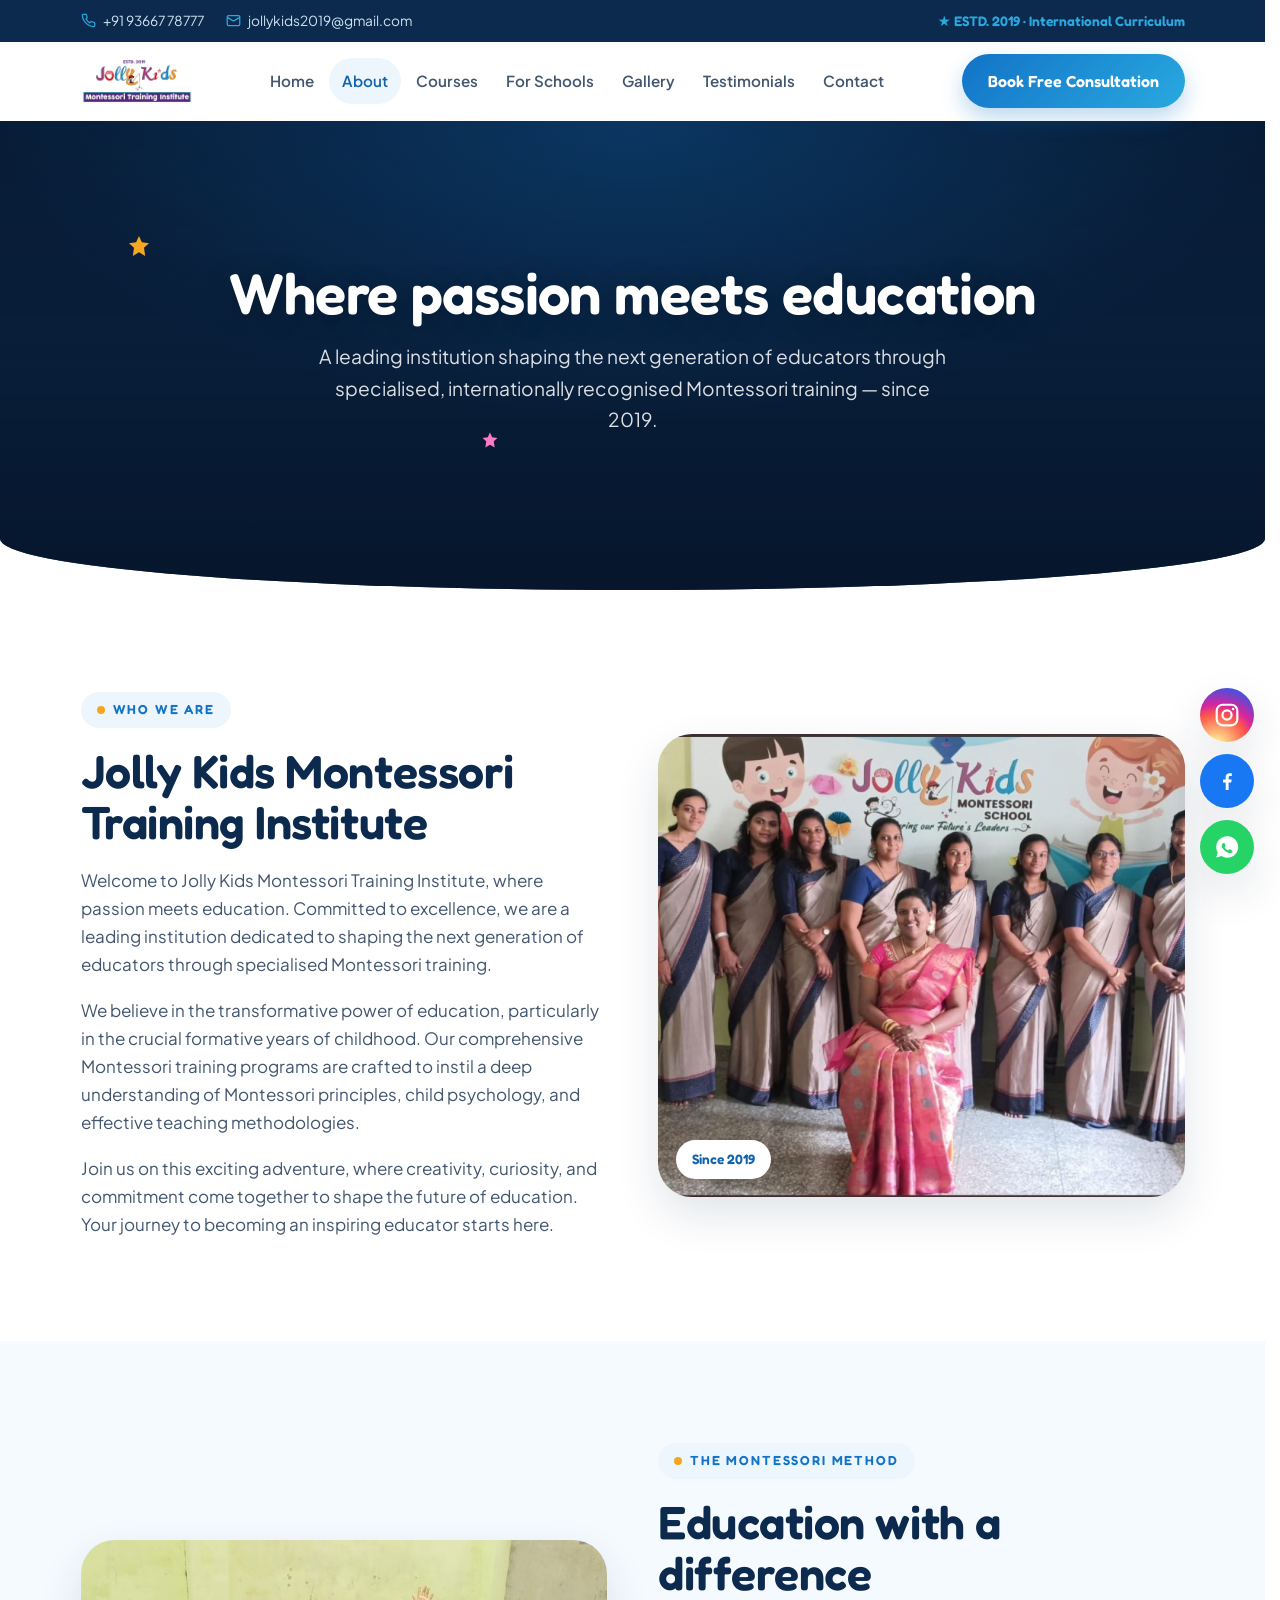
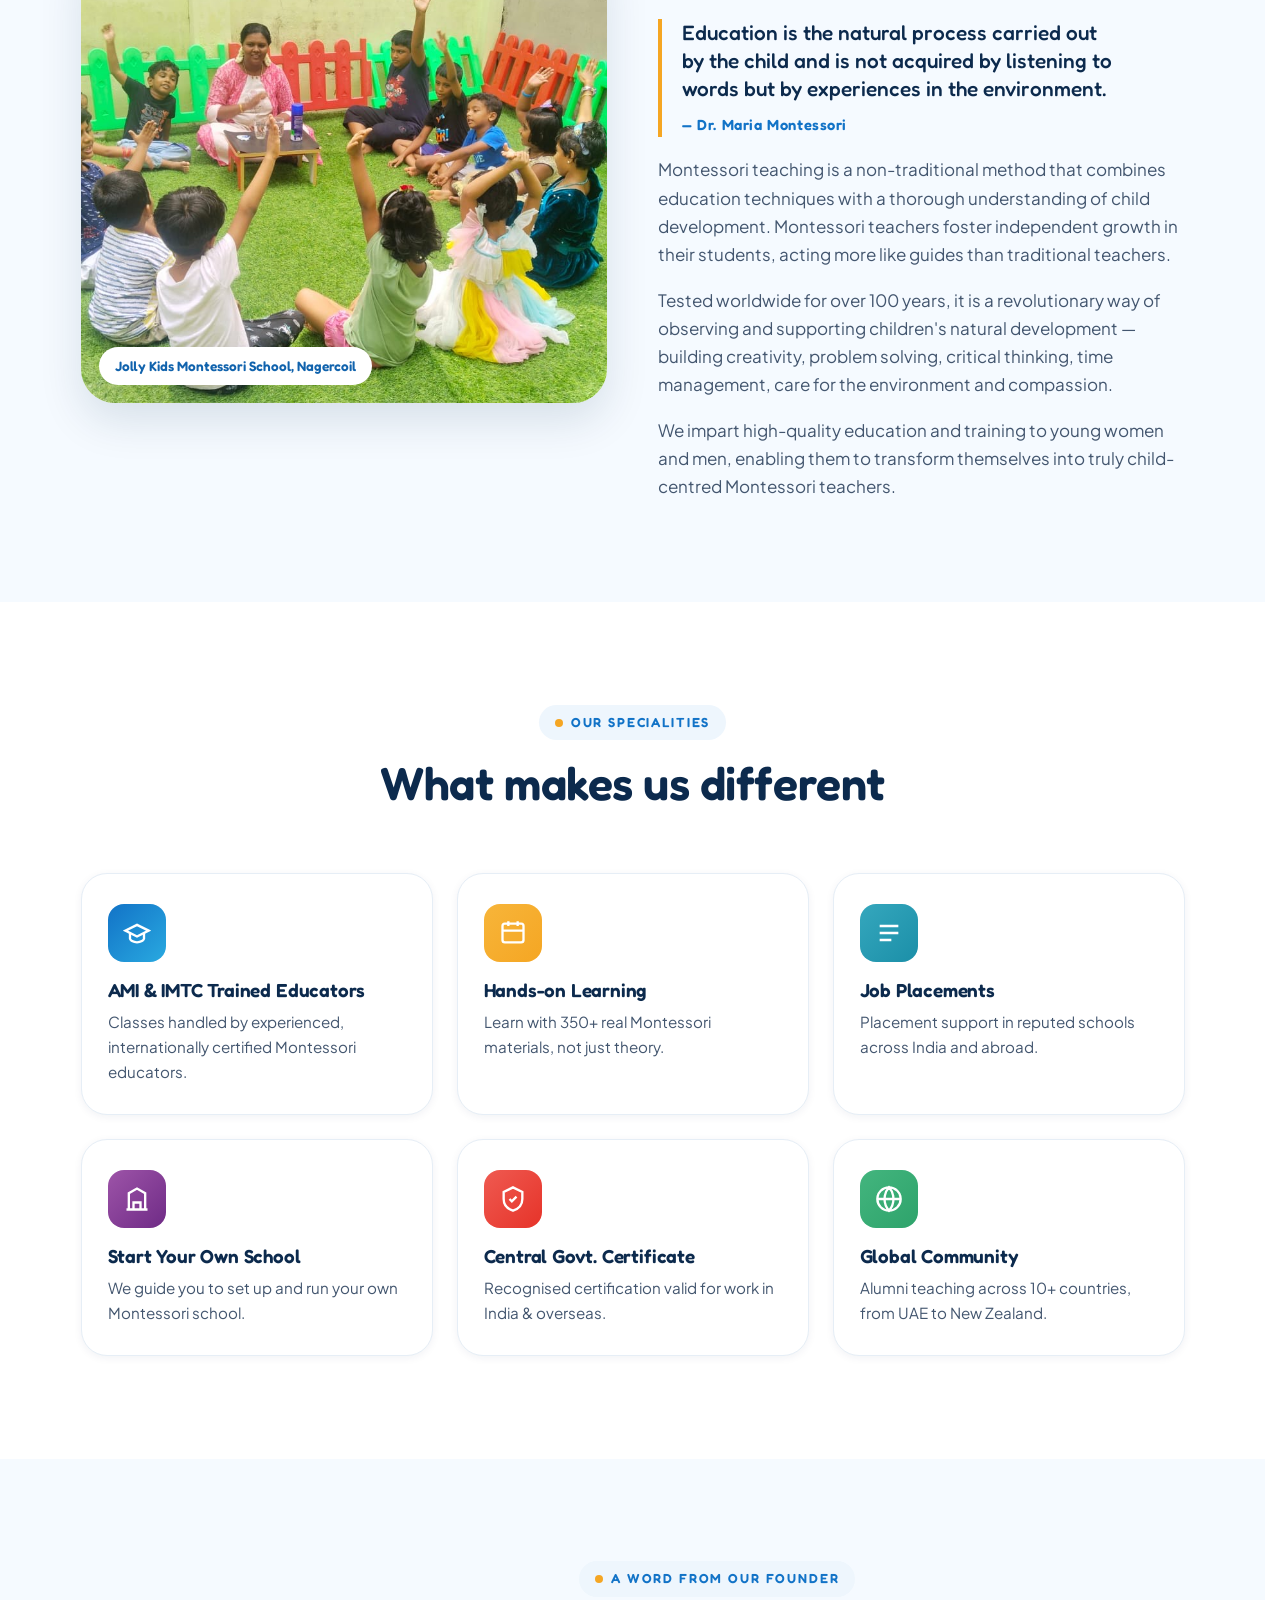
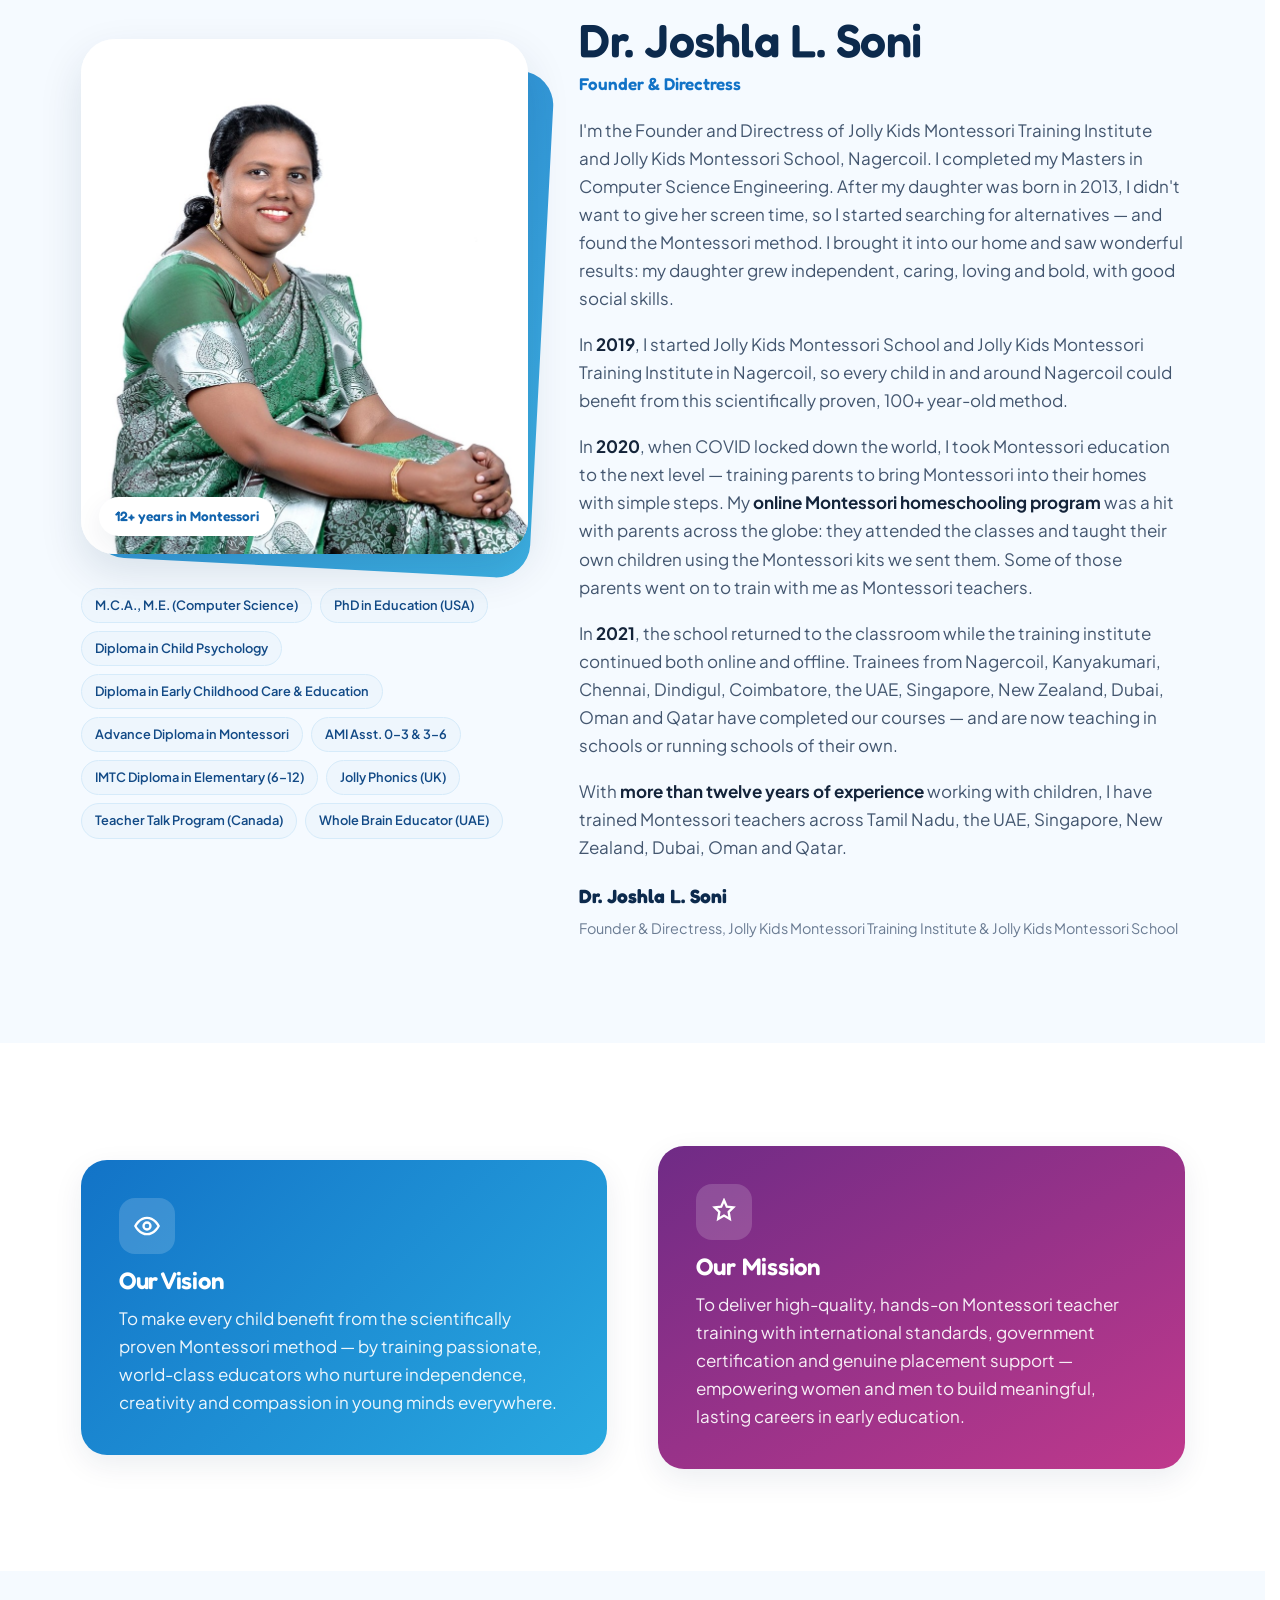
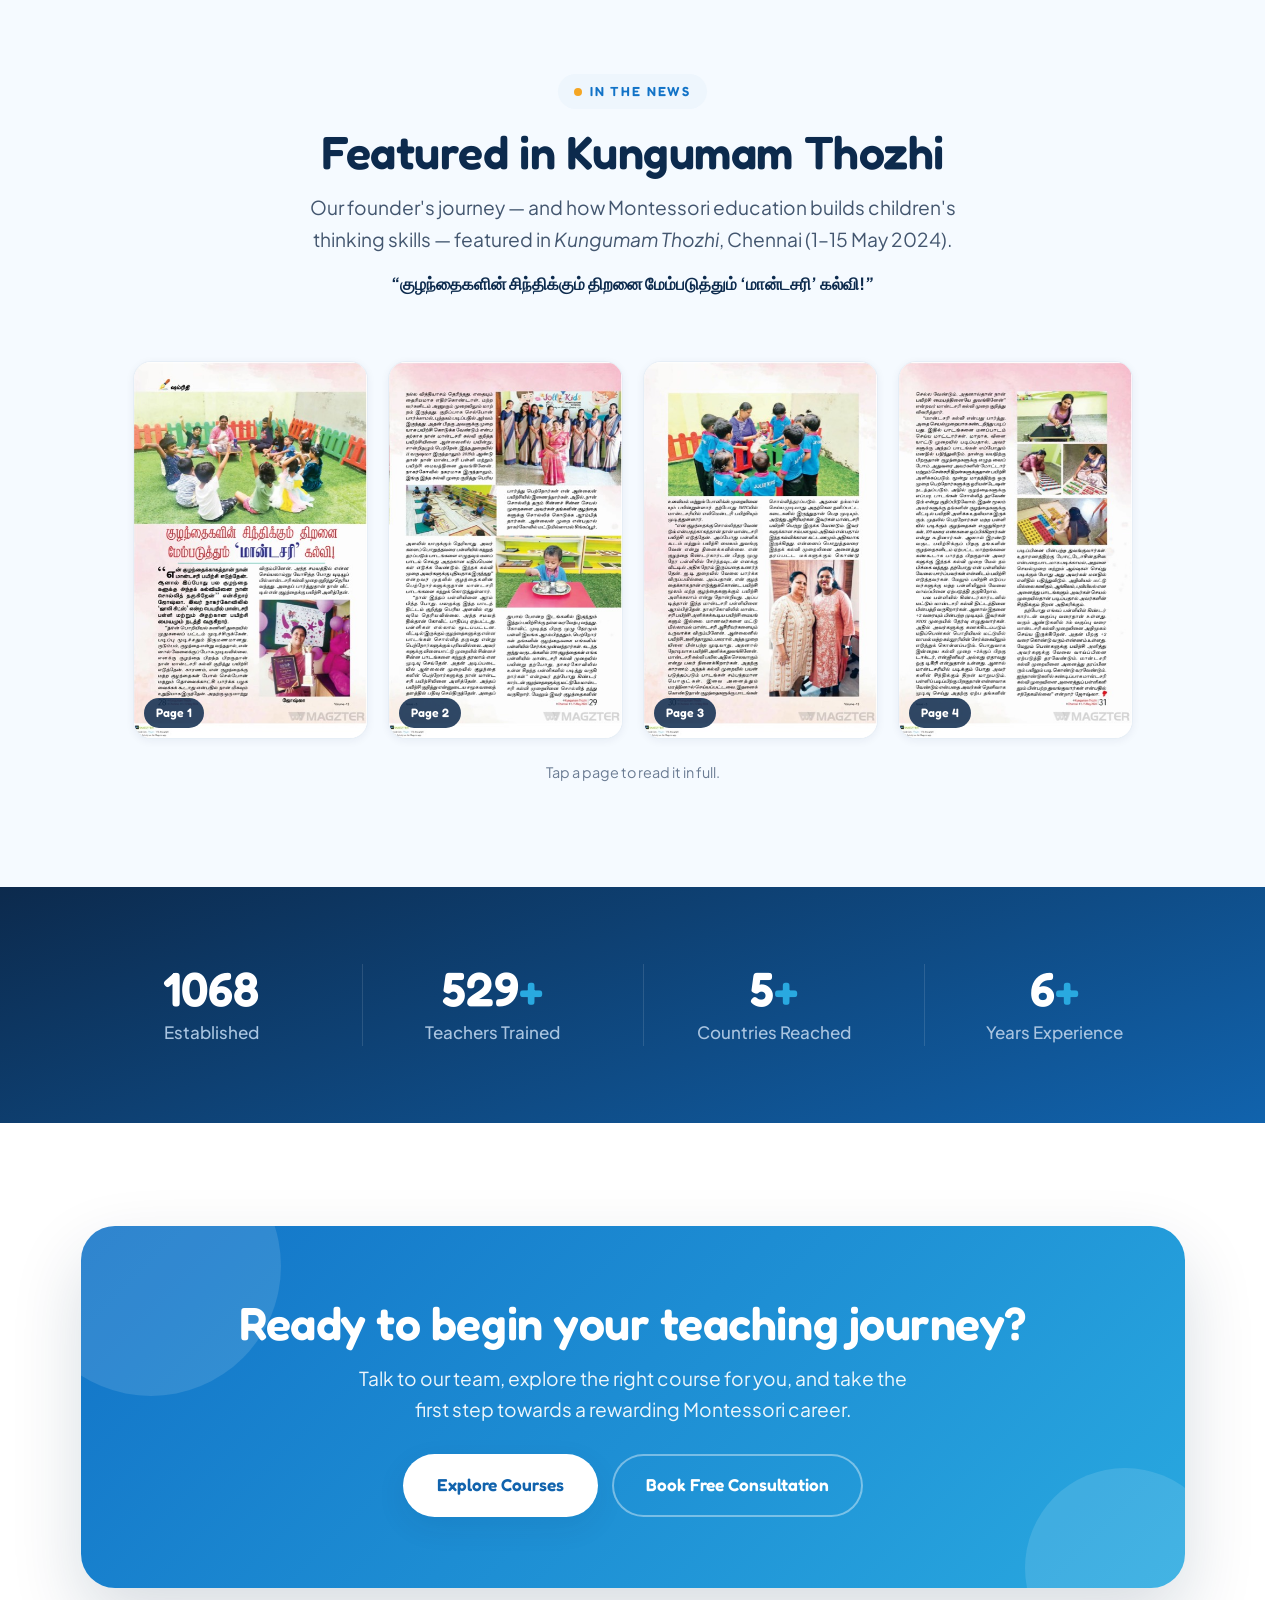
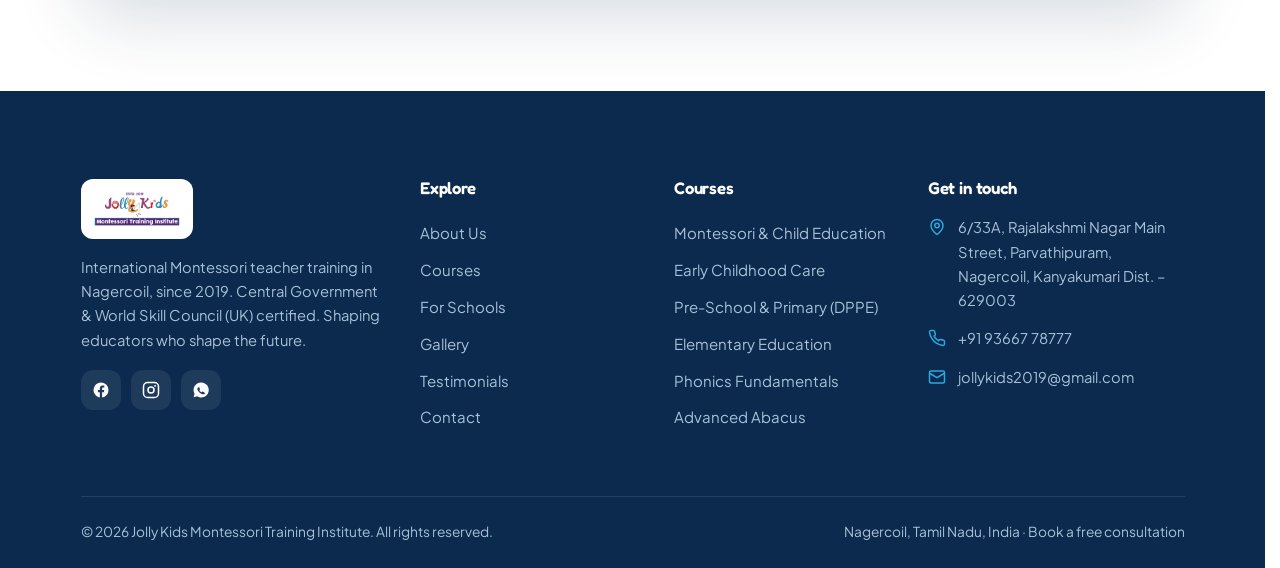
<file: jolly kid web/about.html>
<!DOCTYPE html>
<html lang="en">
<head>
  <meta charset="UTF-8" />
  <meta name="viewport" content="width=device-width, initial-scale=1.0" />
  <title>About Us | Jolly Kids Montessori Training Institute, Nagercoil</title>
  <meta name="description" content="Founded in 2019 by Dr. Joshla L. Soni, Jolly Kids Montessori Training Institute has trained 1000+ teachers across 10+ countries with an international, Central Govt. & World Skill Council (UK) certified curriculum." />
  <meta name="theme-color" content="#0c2a4d" />
  <link rel="preconnect" href="https://fonts.googleapis.com" />
  <link rel="preconnect" href="https://fonts.gstatic.com" crossorigin />
  <link href="https://fonts.googleapis.com/css2?family=Fredoka:wght@400;500;600;700&family=Plus+Jakarta+Sans:wght@400;500;600;700&display=swap" rel="stylesheet" />
  <link rel="stylesheet" href="assets/css/styles.css?v=23" />
  <link rel="icon" type="image/svg+xml" href="assets/images/favicon.svg" />
  <link rel="apple-touch-icon" href="assets/images/favicon.svg" />
  <link rel="canonical" href="https://www.jollykidsmontngl.com/about.html" />
  <meta property="og:type" content="website" />
  <meta property="og:site_name" content="Jolly Kids Montessori Training Institute" />
  <meta property="og:title" content="About Us | Jolly Kids Montessori Training Institute" />
  <meta property="og:description" content="Founded in 2019 by Dr. Joshla L. Soni. 1000+ teachers trained across 10+ countries with an international, Central Govt. & World Skill Council (UK) certified curriculum." />
  <meta property="og:url" content="https://www.jollykidsmontngl.com/about.html" />
  <meta property="og:image" content="https://www.jollykidsmontngl.com/assets/images/og-image.jpg" />
  <meta name="twitter:card" content="summary_large_image" />
</head>
<body>

  <!-- ============ TOP BAR ============ -->
  <div class="topbar">
    <div class="container topbar__inner">
      <div class="topbar__contact">
        <a href="tel:+919366778777"><svg class="ico" viewBox="0 0 24 24" fill="none" stroke="currentColor" stroke-width="2"><path d="M22 16.9v3a2 2 0 0 1-2.2 2 19.8 19.8 0 0 1-8.6-3.1 19.5 19.5 0 0 1-6-6A19.8 19.8 0 0 1 2 4.2 2 2 0 0 1 4 2h3a2 2 0 0 1 2 1.7c.1.9.4 1.8.7 2.7a2 2 0 0 1-.5 2.1L8 9.6a16 16 0 0 0 6 6l1.1-1.1a2 2 0 0 1 2.1-.5c.9.3 1.8.6 2.7.7A2 2 0 0 1 22 16.9Z"/></svg> +91 93667 78777</a>
        <a href="mailto:jollykids2019@gmail.com" class="hide-sm"><svg class="ico" viewBox="0 0 24 24" fill="none" stroke="currentColor" stroke-width="2"><rect x="2" y="4" width="20" height="16" rx="2"/><path d="m22 7-10 6L2 7"/></svg> jollykids2019@gmail.com</a>
      </div>
      <span class="topbar__tag">★ ESTD. 2019 · International Curriculum</span>
    </div>
  </div>

  <!-- ============ HEADER ============ -->
  <header class="header" id="header">
    <div class="container nav">
      <a href="index.html" class="brand" aria-label="Jolly Kids Montessori Training Institute">
        <img src="assets/images/logo.png" alt="Jolly Kids Montessori Training Institute" onerror="this.style.display='none';this.nextElementSibling.style.display='flex'">
        <span class="brand__fallback" style="display:none">Jolly Kids<small>MONTESSORI TRAINING INSTITUTE</small></span>
      </a>
      <nav class="nav__links" id="navLinks">
        <a href="index.html">Home</a>
        <a href="about.html" class="active">About</a>
        <a href="courses.html">Courses</a>
        <a href="for-schools.html">For Schools</a>
        <a href="gallery.html">Gallery</a>
        <a href="testimonials.html">Testimonials</a>
        <a href="contact.html">Contact</a>
      </nav>
      <div class="nav__cta">
        <a href="contact.html" class="btn btn--grad">Book Free Consultation</a>
        <button class="nav__toggle" id="navToggle" aria-label="Open menu" aria-expanded="false"><span></span></button>
      </div>
    </div>
  </header>

  <main>
    <!-- ============ PAGE HERO ============ -->
    <section class="page-hero">
      <div class="page-hero-bg" aria-hidden="true">
        <img class="page-hero-bg__slide" src="assets/images/gallery/p13.jpg" srcset="assets/images/gallery/sm/p13.jpg 800w, assets/images/gallery/p13.jpg 1600w" sizes="100vw" alt="" decoding="async" fetchpriority="high">
        <img class="page-hero-bg__slide" src="assets/images/gallery/p06.jpg" srcset="assets/images/gallery/sm/p06.jpg 800w, assets/images/gallery/p06.jpg 1600w" sizes="100vw" alt="" decoding="async" fetchpriority="low">
        <img class="page-hero-bg__slide" src="assets/images/gallery/p11.jpg" srcset="assets/images/gallery/sm/p11.jpg 800w, assets/images/gallery/p11.jpg 1600w" sizes="100vw" alt="" decoding="async" fetchpriority="low">
      </div>
      <div class="page-hero-scrim" aria-hidden="true"></div>
      <svg class="star star--a" viewBox="0 0 24 24" fill="currentColor"><path d="m12 2 2.9 6.3L22 9.2l-5 4.6L18.2 22 12 18.3 5.8 22 7 13.8l-5-4.6 7.1-.9L12 2Z"/></svg>
      <svg class="star star--b" viewBox="0 0 24 24" fill="currentColor"><path d="m12 2 2.9 6.3L22 9.2l-5 4.6L18.2 22 12 18.3 5.8 22 7 13.8l-5-4.6 7.1-.9L12 2Z"/></svg>
      <div class="container">
        <h1 data-reveal>Where passion meets education</h1>
        <p class="lead" data-reveal data-delay="1">A leading institution shaping the next generation of educators through specialised, internationally recognised Montessori training — since 2019.</p>
      </div>
    </section>

    <!-- ============ WHO WE ARE ============ -->
    <section class="section">
      <div class="container grid-2">
        <div data-reveal="left">
          <div class="eyebrow">Who we are</div>
          <h2 class="h-lg">Jolly Kids Montessori Training Institute</h2>
          <div class="prose" style="margin-top:18px">
            <p>Welcome to Jolly Kids Montessori Training Institute, where passion meets education. Committed to excellence, we are a leading institution dedicated to shaping the next generation of educators through specialised Montessori training.</p>
            <p>We believe in the transformative power of education, particularly in the crucial formative years of childhood. Our comprehensive Montessori training programs are crafted to instil a deep understanding of Montessori principles, child psychology, and effective teaching methodologies.</p>
            <p>Join us on this exciting adventure, where creativity, curiosity, and commitment come together to shape the future of education. Your journey to becoming an inspiring educator starts here.</p>
          </div>
        </div>
        <div data-reveal="right">
          <div class="media media--badge" data-badge="Since 2019">
            <img src="assets/images/about.jpg" alt="Jolly Kids Montessori Training Institute team" loading="lazy">
          </div>
        </div>
      </div>
    </section>

    <!-- ============ THE MONTESSORI METHOD ============ -->
    <section class="section section--tint">
      <div class="container grid-2">
        <div data-reveal="left">
          <div class="media media--badge" data-badge="Jolly Kids Montessori School, Nagercoil">
            <img src="assets/images/gallery/p22.jpg" alt="Circle time at Jolly Kids Montessori School, Nagercoil" loading="lazy" width="1280" height="720">
          </div>
        </div>
        <div data-reveal="right">
          <div class="eyebrow">The Montessori method</div>
          <h2 class="h-lg">Education with a difference</h2>
          <figure class="quote quote--inline">
            <blockquote>Education is the natural process carried out by the child and is not acquired by listening to words but by experiences in the environment.</blockquote>
            <figcaption>Dr. Maria Montessori</figcaption>
          </figure>
          <div class="prose" style="margin-top:18px">
            <p>Montessori teaching is a non-traditional method that combines education techniques with a thorough understanding of child development. Montessori teachers foster independent growth in their students, acting more like guides than traditional teachers.</p>
            <p>Tested worldwide for over 100 years, it is a revolutionary way of observing and supporting children's natural development — building creativity, problem solving, critical thinking, time management, care for the environment and compassion.</p>
            <p>We impart high-quality education and training to young women and men, enabling them to transform themselves into truly child-centred Montessori teachers.</p>
          </div>
        </div>
      </div>
    </section>

    <!-- ============ SPECIALITIES ============ -->
    <section class="section">
      <div class="container">
        <div class="section-head" data-reveal>
          <div class="eyebrow">Our specialities</div>
          <h2 class="h-lg">What makes us different</h2>
        </div>
        <div class="grid-3">
          <div class="feature" data-reveal>
            <div class="feature__ico bg-blue"><svg viewBox="0 0 24 24" fill="none" stroke="currentColor" stroke-width="2"><path d="M22 10 12 5 2 10l10 5 10-5Z"/><path d="M6 12v5c0 1 2.7 3 6 3s6-2 6-3v-5"/></svg></div>
            <h3>AMI &amp; IMTC Trained Educators</h3>
            <p>Classes handled by experienced, internationally certified Montessori educators.</p>
          </div>
          <div class="feature" data-reveal data-delay="1">
            <div class="feature__ico bg-orange"><svg viewBox="0 0 24 24" fill="none" stroke="currentColor" stroke-width="2"><rect x="3" y="4" width="18" height="16" rx="2"/><path d="M8 2v4m8-4v4M3 10h18"/></svg></div>
            <h3>Hands-on Learning</h3>
            <p>Learn with 350+ real Montessori materials, not just theory.</p>
          </div>
          <div class="feature" data-reveal data-delay="2">
            <div class="feature__ico bg-teal"><svg viewBox="0 0 24 24" fill="none" stroke="currentColor" stroke-width="2"><path d="M4 6h16M4 12h16M4 18h10"/></svg></div>
            <h3>Job Placements</h3>
            <p>Placement support in reputed schools across India and abroad.</p>
          </div>
          <div class="feature" data-reveal>
            <div class="feature__ico bg-purple"><svg viewBox="0 0 24 24" fill="none" stroke="currentColor" stroke-width="2"><path d="M3 21h18M5 21V7l7-4 7 4v14M9 21v-6h6v6"/></svg></div>
            <h3>Start Your Own School</h3>
            <p>We guide you to set up and run your own Montessori school.</p>
          </div>
          <div class="feature" data-reveal data-delay="1">
            <div class="feature__ico bg-red"><svg viewBox="0 0 24 24" fill="none" stroke="currentColor" stroke-width="2"><path d="M12 2 4 6v6c0 5 3.4 8.5 8 10 4.6-1.5 8-5 8-10V6l-8-4Z"/><path d="m9 12 2 2 4-4"/></svg></div>
            <h3>Central Govt. Certificate</h3>
            <p>Recognised certification valid for work in India &amp; overseas.</p>
          </div>
          <div class="feature" data-reveal data-delay="2">
            <div class="feature__ico bg-green"><svg viewBox="0 0 24 24" fill="none" stroke="currentColor" stroke-width="2"><circle cx="12" cy="12" r="10"/><path d="M2 12h20M12 2a15 15 0 0 1 0 20 15 15 0 0 1 0-20Z"/></svg></div>
            <h3>Global Community</h3>
            <p>Alumni teaching across 10+ countries, from UAE to New Zealand.</p>
          </div>
        </div>
      </div>
    </section>

    <!-- ============ FOUNDER FULL STORY ============ -->
    <section class="section section--tint">
      <div class="container founder">
        <div class="founder__photo" data-reveal="left">
          <div class="portrait-frame">
            <div class="media media--badge media--portrait" data-badge="12+ years in Montessori">
              <img src="assets/images/founder.jpg" alt="Dr. Joshla L. Soni, Founder &amp; Directress of Jolly Kids Montessori Training Institute" loading="lazy" width="899" height="1350">
            </div>
          </div>
          <div class="credentials" style="margin-top:34px">
            <span class="cred">M.C.A., M.E. (Computer Science)</span>
            <span class="cred">PhD in Education (USA)</span>
            <span class="cred">Diploma in Child Psychology</span>
            <span class="cred">Diploma in Early Childhood Care &amp; Education</span>
            <span class="cred">Advance Diploma in Montessori</span>
            <span class="cred">AMI Asst. 0–3 &amp; 3–6</span>
            <span class="cred">IMTC Diploma in Elementary (6–12)</span>
            <span class="cred">Jolly Phonics (UK)</span>
            <span class="cred">Teacher Talk Program (Canada)</span>
            <span class="cred">Whole Brain Educator (UAE)</span>
          </div>
        </div>
        <div data-reveal="right">
          <div class="eyebrow">A word from our founder</div>
          <h2 class="h-lg">Dr. Joshla L. Soni</h2>
          <p style="font-family:var(--font-display);font-weight:600;color:var(--blue-600);margin-top:4px">Founder &amp; Directress</p>
          <div class="prose" style="margin-top:18px">
            <p>I'm the Founder and Directress of Jolly Kids Montessori Training Institute and Jolly Kids Montessori School, Nagercoil. I completed my Masters in Computer Science Engineering. After my daughter was born in 2013, I didn't want to give her screen time, so I started searching for alternatives — and found the Montessori method. I brought it into our home and saw wonderful results: my daughter grew independent, caring, loving and bold, with good social skills.</p>
            <p>In <strong>2019</strong>, I started Jolly Kids Montessori School and Jolly Kids Montessori Training Institute in Nagercoil, so every child in and around Nagercoil could benefit from this scientifically proven, 100+ year-old method.</p>
            <p>In <strong>2020</strong>, when COVID locked down the world, I took Montessori education to the next level — training parents to bring Montessori into their homes with simple steps. My <strong>online Montessori homeschooling program</strong> was a hit with parents across the globe: they attended the classes and taught their own children using the Montessori kits we sent them. Some of those parents went on to train with me as Montessori teachers.</p>
            <p>In <strong>2021</strong>, the school returned to the classroom while the training institute continued both online and offline. Trainees from Nagercoil, Kanyakumari, Chennai, Dindigul, Coimbatore, the UAE, Singapore, New Zealand, Dubai, Oman and Qatar have completed our courses — and are now teaching in schools or running schools of their own.</p>
            <p>With <strong>more than twelve years of experience</strong> working with children, I have trained Montessori teachers across Tamil Nadu, the UAE, Singapore, New Zealand, Dubai, Oman and Qatar.</p>
          </div>
          <div class="founder__sign">
            <b>Dr. Joshla L. Soni</b>
            <span>Founder &amp; Directress, Jolly Kids Montessori Training Institute &amp; Jolly Kids Montessori School</span>
          </div>
        </div>
      </div>
    </section>

    <!-- ============ VISION / MISSION ============ -->
    <section class="section">
      <div class="container grid-2">
        <div class="vm-card" style="background:var(--grad-blue)" data-reveal="zoom">
          <div class="vm-card__ico"><svg viewBox="0 0 24 24" fill="none" stroke="currentColor" stroke-width="2"><path d="M2 12s3.5-7 10-7 10 7 10 7-3.5 7-10 7-10-7-10-7Z"/><circle cx="12" cy="12" r="3"/></svg></div>
          <h3>Our Vision</h3>
          <p>To make every child benefit from the scientifically proven Montessori method — by training passionate, world-class educators who nurture independence, creativity and compassion in young minds everywhere.</p>
        </div>
        <div class="vm-card" style="background:linear-gradient(150deg,var(--purple-deep),var(--magenta))" data-reveal="zoom" data-delay="1">
          <div class="vm-card__ico"><svg viewBox="0 0 24 24" fill="none" stroke="currentColor" stroke-width="2"><path d="m12 2 2.4 5.4L20 8l-4 4 1 6-5-3-5 3 1-6-4-4 5.6-.6L12 2Z"/></svg></div>
          <h3>Our Mission</h3>
          <p>To deliver high-quality, hands-on Montessori teacher training with international standards, government certification and genuine placement support — empowering women and men to build meaningful, lasting careers in early education.</p>
        </div>
      </div>
    </section>

    <!-- ============ IN THE NEWS ============ -->
    <section class="section section--tint" id="press">
      <div class="container">
        <div class="section-head" data-reveal>
          <div class="eyebrow">In the news</div>
          <h2 class="h-lg">Featured in Kungumam Thozhi</h2>
          <p class="lead">Our founder's journey — and how Montessori education builds children's thinking skills — featured in <em>Kungumam Thozhi</em>, Chennai (1–15 May 2024).</p>
          <p class="press-title" lang="ta">“குழந்தைகளின் சிந்திக்கும் திறனை மேம்படுத்தும் ‘மான்டசரி’ கல்வி!”</p>
        </div>
        <div class="press-grid">
          <a class="press-page" href="assets/images/press/thozhi-1.jpg" target="_blank" rel="noopener" data-reveal="zoom">
            <img src="assets/images/press/thozhi-1-sm.jpg" alt="Kungumam Thozhi article on Jolly Kids Montessori, page 1 of 4" loading="lazy" width="435" height="700">
            <span>Page 1</span>
          </a>
          <a class="press-page" href="assets/images/press/thozhi-2.jpg" target="_blank" rel="noopener" data-reveal="zoom" data-delay="1">
            <img src="assets/images/press/thozhi-2-sm.jpg" alt="Kungumam Thozhi article on Jolly Kids Montessori, page 2 of 4" loading="lazy" width="435" height="700">
            <span>Page 2</span>
          </a>
          <a class="press-page" href="assets/images/press/thozhi-3.jpg" target="_blank" rel="noopener" data-reveal="zoom" data-delay="2">
            <img src="assets/images/press/thozhi-3-sm.jpg" alt="Kungumam Thozhi article on Jolly Kids Montessori, page 3 of 4" loading="lazy" width="435" height="700">
            <span>Page 3</span>
          </a>
          <a class="press-page" href="assets/images/press/thozhi-4.jpg" target="_blank" rel="noopener" data-reveal="zoom" data-delay="3">
            <img src="assets/images/press/thozhi-4-sm.jpg" alt="Kungumam Thozhi article on Jolly Kids Montessori, page 4 of 4" loading="lazy" width="435" height="700">
            <span>Page 4</span>
          </a>
        </div>
        <p class="center text-muted" style="margin-top:22px;font-size:.9rem" data-reveal>Tap a page to read it in full.</p>
      </div>
    </section>

    <!-- ============ STATS BAND ============ -->
    <section class="section section--navy" style="padding-block:clamp(48px,6vw,80px)">
      <div class="container stats-band">
        <div class="stat" data-reveal><b><span data-count="2019">0</span></b><span>Established</span></div>
        <div class="stat" data-reveal data-delay="1"><b><span data-count="1000">0</span><span class="suffix">+</span></b><span>Teachers Trained</span></div>
        <div class="stat" data-reveal data-delay="2"><b><span data-count="10">0</span><span class="suffix">+</span></b><span>Countries Reached</span></div>
        <div class="stat" data-reveal data-delay="3"><b><span data-count="12">0</span><span class="suffix">+</span></b><span>Years Experience</span></div>
      </div>
    </section>

    <!-- ============ CTA BAND ============ -->
    <section class="section">
      <div class="container">
        <div class="cta-band" data-reveal="zoom">
          <h2 class="h-lg">Ready to begin your teaching journey?</h2>
          <p class="lead">Talk to our team, explore the right course for you, and take the first step towards a rewarding Montessori career.</p>
          <div class="cta-band__actions">
            <a href="courses.html" class="btn btn--lg btn--white">Explore Courses</a>
            <a href="contact.html" class="btn btn--lg btn--outline-light">Book Free Consultation</a>
          </div>
        </div>
      </div>
    </section>
  </main>

  <!-- ============ FOOTER ============ -->
  <footer class="footer">
    <div class="container">
      <div class="footer__grid">
        <div class="footer__brand">
          <img src="assets/images/logo.png" alt="Jolly Kids Montessori Training Institute" onerror="this.style.display='none'">
          <p>International Montessori teacher training in Nagercoil, since 2019. Central Government &amp; World Skill Council (UK) certified. Shaping educators who shape the future.</p>
          <div class="footer__socials">
            <a href="https://www.facebook.com/jollykidsmontngl/" target="_blank" rel="noopener" aria-label="Facebook"><svg viewBox="0 0 24 24" fill="currentColor"><path d="M22 12a10 10 0 1 0-11.6 9.9v-7H7.9V12h2.5V9.8c0-2.5 1.5-3.9 3.8-3.9 1.1 0 2.2.2 2.2.2v2.5h-1.3c-1.2 0-1.6.8-1.6 1.6V12h2.8l-.4 2.9h-2.4v7A10 10 0 0 0 22 12Z"/></svg></a>
            <a href="https://www.instagram.com/jollykidsmontngl/" target="_blank" rel="noopener" aria-label="Instagram"><svg viewBox="0 0 24 24" fill="none" stroke="currentColor" stroke-width="2"><rect x="2" y="2" width="20" height="20" rx="5.5"/><circle cx="12" cy="12" r="4"/><circle cx="17.5" cy="6.5" r="1.2" fill="currentColor" stroke="none"/></svg></a>
            <a href="https://wa.me/919366778777" target="_blank" rel="noopener" aria-label="WhatsApp"><svg viewBox="0 0 24 24" fill="currentColor"><path d="M12 2a10 10 0 0 0-8.6 15l-1.3 4.7 4.8-1.3A10 10 0 1 0 12 2Zm5.8 14.2c-.2.7-1.4 1.3-2 1.4-.5.1-1.2.1-1.9-.1-.4-.1-1-.3-1.7-.6a10 10 0 0 1-4-3.5c-.3-.4-1-1.3-1-2.6 0-1.2.6-1.8.9-2.1a1 1 0 0 1 .7-.3h.5c.2 0 .4 0 .6.5l.7 1.7c.1.2.1.4 0 .5l-.3.5-.3.3c-.2.2-.3.3-.1.6.4.7.9 1.3 1.5 1.8.6.4 1 .6 1.3.7.2.1.4.1.5-.1l.6-.7c.2-.2.3-.2.6-.1l1.6.8c.3.1.4.2.5.3.1.2.1.6-.1 1.1Z"/></svg></a>
          </div>
        </div>
        <div>
          <h4>Explore</h4>
          <div class="footer__links">
            <a href="about.html">About Us</a><a href="courses.html">Courses</a><a href="for-schools.html">For Schools</a><a href="gallery.html">Gallery</a><a href="testimonials.html">Testimonials</a><a href="contact.html">Contact</a>
          </div>
        </div>
        <div>
          <h4>Courses</h4>
          <div class="footer__links">
            <a href="courses.html">Montessori &amp; Child Education</a><a href="courses.html">Early Childhood Care</a><a href="courses.html">Pre-School &amp; Primary (DPPE)</a><a href="courses.html">Elementary Education</a><a href="courses.html">Phonics Fundamentals</a><a href="courses.html">Advanced Abacus</a>
          </div>
        </div>
        <div>
          <h4>Get in touch</h4>
          <ul class="footer__contact">
            <li><svg viewBox="0 0 24 24" fill="none" stroke="currentColor" stroke-width="2"><path d="M20 10c0 6-8 12-8 12s-8-6-8-12a8 8 0 0 1 16 0Z"/><circle cx="12" cy="10" r="3"/></svg><span>6/33A, Rajalakshmi Nagar Main Street, Parvathipuram, Nagercoil, Kanyakumari Dist. – 629003</span></li>
            <li><svg viewBox="0 0 24 24" fill="none" stroke="currentColor" stroke-width="2"><path d="M22 16.9v3a2 2 0 0 1-2.2 2 19.8 19.8 0 0 1-8.6-3.1 19.5 19.5 0 0 1-6-6A19.8 19.8 0 0 1 2 4.2 2 2 0 0 1 4 2h3a2 2 0 0 1 2 1.7c.1.9.4 1.8.7 2.7a2 2 0 0 1-.5 2.1L8 9.6a16 16 0 0 0 6 6l1.1-1.1a2 2 0 0 1 2.1-.5c.9.3 1.8.6 2.7.7A2 2 0 0 1 22 16.9Z"/></svg><span><a href="tel:+919366778777">+91 93667 78777</a></span></li>
            <li><svg viewBox="0 0 24 24" fill="none" stroke="currentColor" stroke-width="2"><rect x="2" y="4" width="20" height="16" rx="2"/><path d="m22 7-10 6L2 7"/></svg><span><a href="mailto:jollykids2019@gmail.com">jollykids2019@gmail.com</a></span></li>
          </ul>
        </div>
      </div>
      <div class="footer__bottom">
        <span>© <span id="year"></span> Jolly Kids Montessori Training Institute. All rights reserved.</span>
        <span>Nagercoil, Tamil Nadu, India · <a href="contact.html">Book a free consultation</a></span>
      </div>
    </div>
  </footer>

  <script src="assets/js/main.js?v=10"></script>
</body>
</html>
</file>
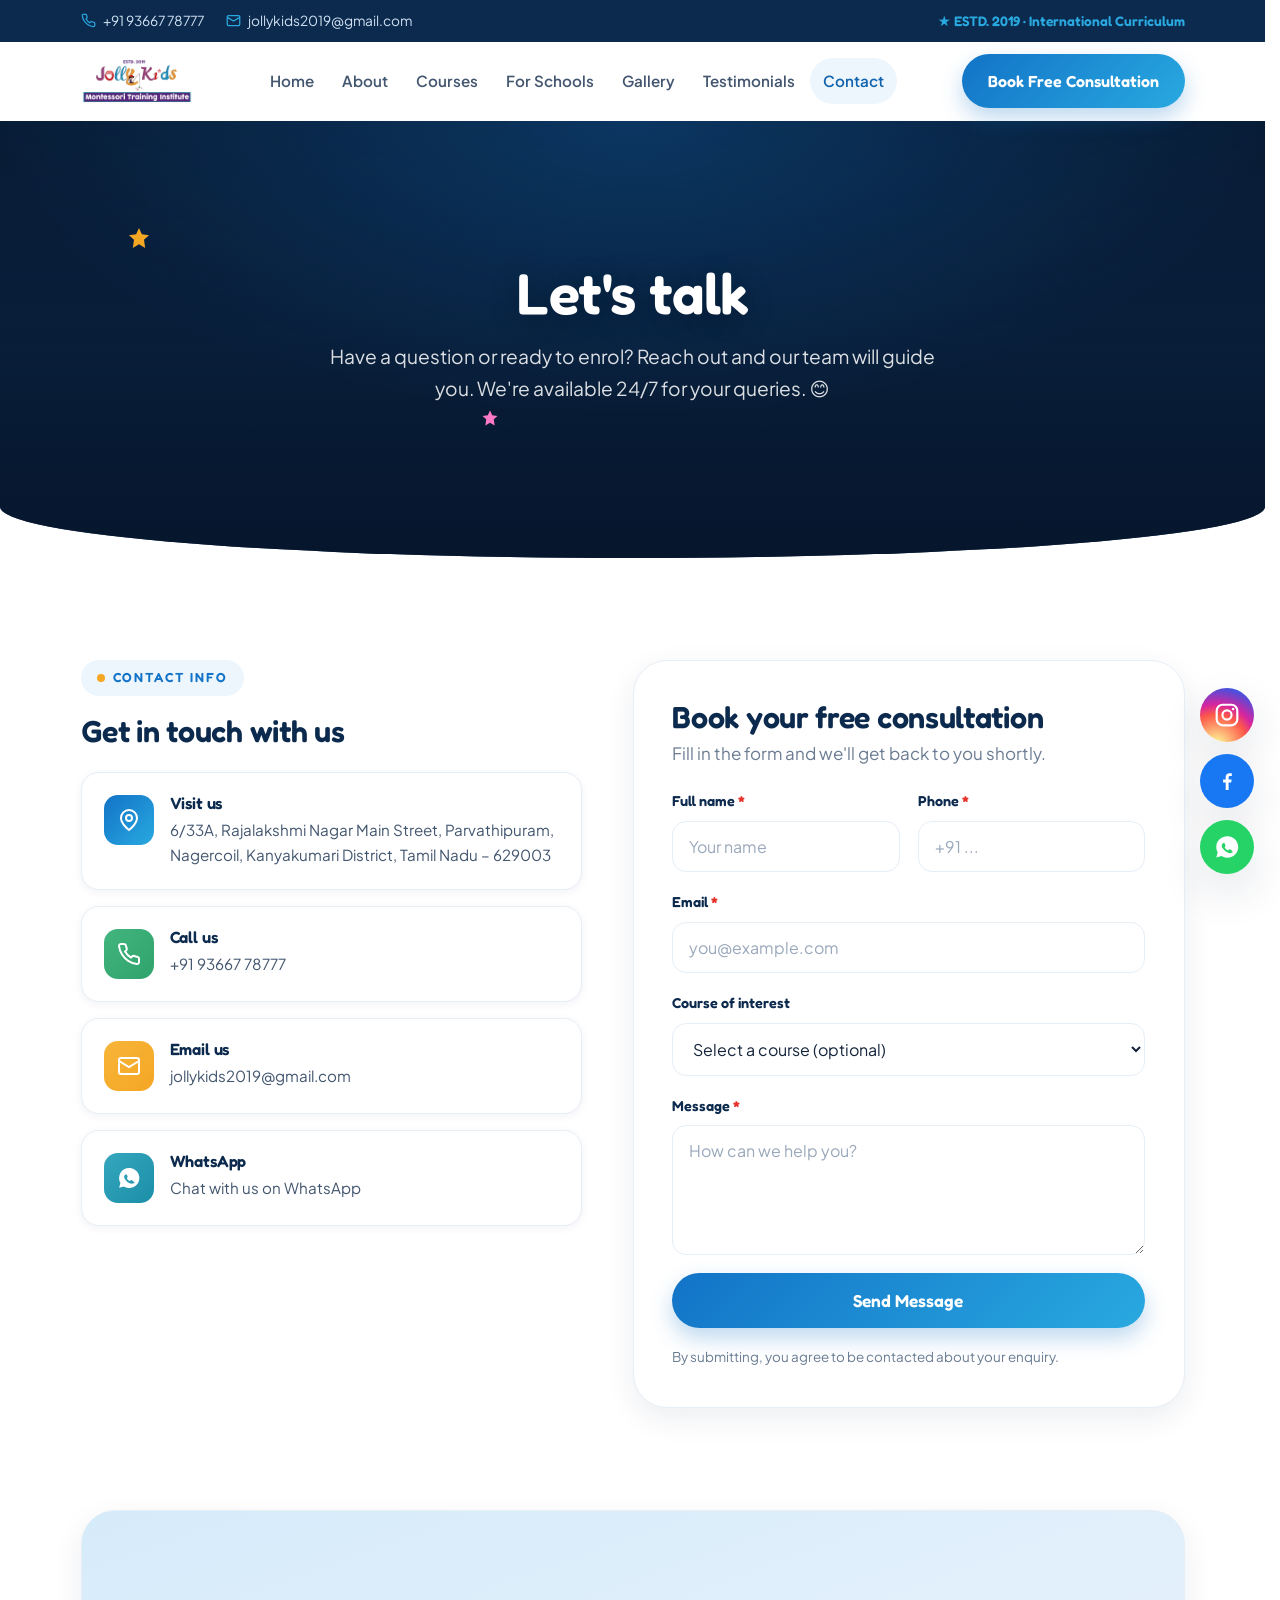
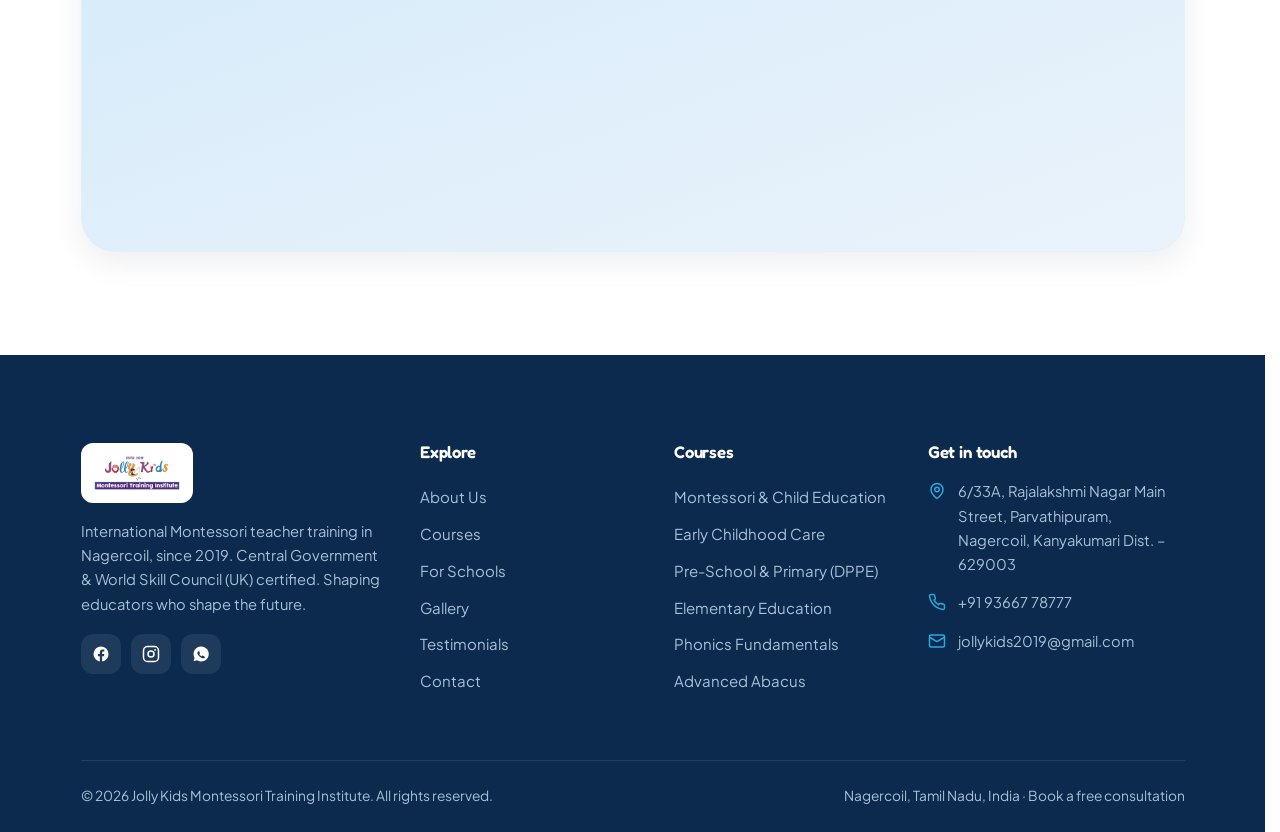
<file: jolly kid web/contact.html>
<!DOCTYPE html>
<html lang="en">
<head>
  <meta charset="UTF-8" />
  <meta name="viewport" content="width=device-width, initial-scale=1.0" />
  <title>Contact Us | Jolly Kids Montessori Training Institute, Nagercoil</title>
  <meta name="description" content="Contact Jolly Kids Montessori Training Institute, Parvathipuram, Nagercoil. Call +91 93667 78777, email jollykids2019@gmail.com, or book a free consultation. Open 24/7 for queries." />
  <meta name="theme-color" content="#0c2a4d" />
  <link rel="preconnect" href="https://fonts.googleapis.com" />
  <link rel="preconnect" href="https://fonts.gstatic.com" crossorigin />
  <link href="https://fonts.googleapis.com/css2?family=Fredoka:wght@400;500;600;700&family=Plus+Jakarta+Sans:wght@400;500;600;700&display=swap" rel="stylesheet" />
  <link rel="stylesheet" href="assets/css/styles.css?v=23" />
  <link rel="icon" type="image/svg+xml" href="assets/images/favicon.svg" />
  <link rel="apple-touch-icon" href="assets/images/favicon.svg" />
  <link rel="canonical" href="https://www.jollykidsmontngl.com/contact.html" />
  <meta property="og:type" content="website" />
  <meta property="og:site_name" content="Jolly Kids Montessori Training Institute" />
  <meta property="og:title" content="Contact Us | Jolly Kids Montessori Training Institute, Nagercoil" />
  <meta property="og:description" content="Call +91 93667 78777, email jollykids2019@gmail.com, or book a free consultation. Parvathipuram, Nagercoil. Open 24/7 for queries." />
  <meta property="og:url" content="https://www.jollykidsmontngl.com/contact.html" />
  <meta property="og:image" content="https://www.jollykidsmontngl.com/assets/images/og-image.jpg" />
  <meta name="twitter:card" content="summary_large_image" />
</head>
<body class="no-sticky-cta no-popup">

  <!-- ============ TOP BAR ============ -->
  <div class="topbar">
    <div class="container topbar__inner">
      <div class="topbar__contact">
        <a href="tel:+919366778777"><svg class="ico" viewBox="0 0 24 24" fill="none" stroke="currentColor" stroke-width="2"><path d="M22 16.9v3a2 2 0 0 1-2.2 2 19.8 19.8 0 0 1-8.6-3.1 19.5 19.5 0 0 1-6-6A19.8 19.8 0 0 1 2 4.2 2 2 0 0 1 4 2h3a2 2 0 0 1 2 1.7c.1.9.4 1.8.7 2.7a2 2 0 0 1-.5 2.1L8 9.6a16 16 0 0 0 6 6l1.1-1.1a2 2 0 0 1 2.1-.5c.9.3 1.8.6 2.7.7A2 2 0 0 1 22 16.9Z"/></svg> +91 93667 78777</a>
        <a href="mailto:jollykids2019@gmail.com" class="hide-sm"><svg class="ico" viewBox="0 0 24 24" fill="none" stroke="currentColor" stroke-width="2"><rect x="2" y="4" width="20" height="16" rx="2"/><path d="m22 7-10 6L2 7"/></svg> jollykids2019@gmail.com</a>
      </div>
      <span class="topbar__tag">★ ESTD. 2019 · International Curriculum</span>
    </div>
  </div>

  <!-- ============ HEADER ============ -->
  <header class="header" id="header">
    <div class="container nav">
      <a href="index.html" class="brand" aria-label="Jolly Kids Montessori Training Institute">
        <img src="assets/images/logo.png" alt="Jolly Kids Montessori Training Institute" onerror="this.style.display='none';this.nextElementSibling.style.display='flex'">
        <span class="brand__fallback" style="display:none">Jolly Kids<small>MONTESSORI TRAINING INSTITUTE</small></span>
      </a>
      <nav class="nav__links" id="navLinks">
        <a href="index.html">Home</a>
        <a href="about.html">About</a>
        <a href="courses.html">Courses</a>
        <a href="for-schools.html">For Schools</a>
        <a href="gallery.html">Gallery</a>
        <a href="testimonials.html">Testimonials</a>
        <a href="contact.html" class="active">Contact</a>
      </nav>
      <div class="nav__cta">
        <a href="#contact-form" class="btn btn--grad">Book Free Consultation</a>
        <button class="nav__toggle" id="navToggle" aria-label="Open menu" aria-expanded="false"><span></span></button>
      </div>
    </div>
  </header>

  <main>
    <!-- ============ PAGE HERO ============ -->
    <section class="page-hero">
      <div class="page-hero-bg" aria-hidden="true">
        <img class="page-hero-bg__slide" src="assets/images/gallery/p03.jpg" srcset="assets/images/gallery/sm/p03.jpg 800w, assets/images/gallery/p03.jpg 1600w" sizes="100vw" alt="" decoding="async" fetchpriority="high">
        <img class="page-hero-bg__slide" src="assets/images/gallery/p11.jpg" srcset="assets/images/gallery/sm/p11.jpg 800w, assets/images/gallery/p11.jpg 1600w" sizes="100vw" alt="" decoding="async" fetchpriority="low">
        <img class="page-hero-bg__slide" src="assets/images/gallery/p14.jpg" srcset="assets/images/gallery/sm/p14.jpg 800w, assets/images/gallery/p14.jpg 1600w" sizes="100vw" alt="" decoding="async" fetchpriority="low">
      </div>
      <div class="page-hero-scrim" aria-hidden="true"></div>
      <svg class="star star--a" viewBox="0 0 24 24" fill="currentColor"><path d="m12 2 2.9 6.3L22 9.2l-5 4.6L18.2 22 12 18.3 5.8 22 7 13.8l-5-4.6 7.1-.9L12 2Z"/></svg>
      <svg class="star star--b" viewBox="0 0 24 24" fill="currentColor"><path d="m12 2 2.9 6.3L22 9.2l-5 4.6L18.2 22 12 18.3 5.8 22 7 13.8l-5-4.6 7.1-.9L12 2Z"/></svg>
      <div class="container">
        <h1 data-reveal>Let's talk</h1>
        <p class="lead" data-reveal data-delay="1">Have a question or ready to enrol? Reach out and our team will guide you. We're available 24/7 for your queries. 😊</p>
      </div>
    </section>

    <!-- ============ CONTACT ============ -->
    <section class="section" id="contact-form">
      <div class="container contact-grid">
        <!-- Info -->
        <div data-reveal="left">
          <div class="eyebrow">Contact info</div>
          <h2 class="h-md" style="margin-bottom:24px">Get in touch with us</h2>
          <div class="contact-cards">
            <div class="contact-card">
              <span class="contact-card__ico bg-blue"><svg viewBox="0 0 24 24" fill="none" stroke="currentColor" stroke-width="2"><path d="M20 10c0 6-8 12-8 12s-8-6-8-12a8 8 0 0 1 16 0Z"/><circle cx="12" cy="10" r="3"/></svg></span>
              <div><h3>Visit us</h3><p>6/33A, Rajalakshmi Nagar Main Street, Parvathipuram, Nagercoil, Kanyakumari District, Tamil Nadu – 629003</p></div>
            </div>
            <div class="contact-card">
              <span class="contact-card__ico bg-green"><svg viewBox="0 0 24 24" fill="none" stroke="currentColor" stroke-width="2"><path d="M22 16.9v3a2 2 0 0 1-2.2 2 19.8 19.8 0 0 1-8.6-3.1 19.5 19.5 0 0 1-6-6A19.8 19.8 0 0 1 2 4.2 2 2 0 0 1 4 2h3a2 2 0 0 1 2 1.7c.1.9.4 1.8.7 2.7a2 2 0 0 1-.5 2.1L8 9.6a16 16 0 0 0 6 6l1.1-1.1a2 2 0 0 1 2.1-.5c.9.3 1.8.6 2.7.7A2 2 0 0 1 22 16.9Z"/></svg></span>
              <div><h3>Call us</h3><p><a href="tel:+919366778777">+91 93667 78777</a></p></div>
            </div>
            <div class="contact-card">
              <span class="contact-card__ico bg-orange"><svg viewBox="0 0 24 24" fill="none" stroke="currentColor" stroke-width="2"><rect x="2" y="4" width="20" height="16" rx="2"/><path d="m22 7-10 6L2 7"/></svg></span>
              <div><h3>Email us</h3><p><a href="mailto:jollykids2019@gmail.com">jollykids2019@gmail.com</a></p></div>
            </div>
            <div class="contact-card">
              <span class="contact-card__ico bg-teal"><svg viewBox="0 0 24 24" fill="currentColor"><path d="M12 2a10 10 0 0 0-8.6 15l-1.3 4.7 4.8-1.3A10 10 0 1 0 12 2Zm5.8 14.2c-.2.7-1.4 1.3-2 1.4-.5.1-1.2.1-1.9-.1-.4-.1-1-.3-1.7-.6a10 10 0 0 1-4-3.5c-.3-.4-1-1.3-1-2.6 0-1.2.6-1.8.9-2.1a1 1 0 0 1 .7-.3h.5c.2 0 .4 0 .6.5l.7 1.7c.1.2.1.4 0 .5l-.3.5-.3.3c-.2.2-.3.3-.1.6.4.7.9 1.3 1.5 1.8.6.4 1 .6 1.3.7.2.1.4.1.5-.1l.6-.7c.2-.2.3-.2.6-.1l1.6.8c.3.1.4.2.5.3.1.2.1.6-.1 1.1Z"/></svg></span>
              <div><h3>WhatsApp</h3><p><a href="https://wa.me/919366778777">Chat with us on WhatsApp</a></p></div>
            </div>
          </div>
        </div>

        <!-- Form -->
        <div data-reveal="right">
          <div class="form-card">
            <h2 class="h-md" style="margin-bottom:6px">Book your free consultation</h2>
            <p class="text-muted" style="margin-bottom:22px">Fill in the form and we'll get back to you shortly.</p>
            <div class="form-success" id="contactSuccess"><svg viewBox="0 0 24 24" fill="none" stroke="currentColor" stroke-width="2.5"><path d="m5 12 5 5L20 7"/></svg> Thank you! Your message has been sent. We'll be in touch soon.</div>
            <form class="form" data-ajax data-access-key="YOUR_ACCESS_KEY" novalidate>
              <input type="hidden" name="subject" value="New enquiry — Jolly Kids website">
              <input type="hidden" name="from_name" value="Jolly Kids Website">
              <input type="checkbox" name="botcheck" style="display:none" tabindex="-1" autocomplete="off" aria-hidden="true">
              <div class="form-row">
                <div class="field"><label for="c-name">Full name <span class="req">*</span></label><input id="c-name" name="name" type="text" placeholder="Your name" required></div>
                <div class="field"><label for="c-phone">Phone <span class="req">*</span></label><input id="c-phone" name="telephone" type="tel" placeholder="+91 ..." required></div>
              </div>
              <div class="field"><label for="c-email">Email <span class="req">*</span></label><input id="c-email" name="email" type="email" placeholder="you@example.com" required></div>
              <div class="field">
                <label for="c-course">Course of interest</label>
                <select id="c-course" name="course">
                  <option value="">Select a course (optional)</option>
                  <option>Diploma in Montessori &amp; Child Education</option>
                  <option>Diploma in Early Childhood Care &amp; Education</option>
                  <option>Diploma in Pre-School &amp; Primary Education (DPPE)</option>
                  <option>Diploma in Elementary Education</option>
                  <option>Advance Diploma in Montessori &amp; Primary Education</option>
                  <option>Advanced Diploma in Montessori, Kindergarten &amp; Nursery</option>
                  <option>Phonics Fundamentals for Educators</option>
                  <option>Certificate in Advanced Abacus Training</option>
                  <option>For Schools / Partnership</option>
                  <option>General enquiry</option>
                </select>
              </div>
              <div class="field"><label for="c-msg">Message <span class="req">*</span></label><textarea id="c-msg" name="message" placeholder="How can we help you?" required></textarea></div>
              <button type="submit" class="btn btn--grad btn--lg">Send Message</button>
              <p class="form__note">By submitting, you agree to be contacted about your enquiry.</p>
            </form>
          </div>
        </div>
      </div>
    </section>

    <!-- ============ MAP ============ -->
    <section class="section" style="padding-top:0">
      <div class="container">
        <div class="map" data-reveal="zoom">
          <iframe
            title="Jolly Kids Montessori Training Institute location"
            src="https://www.google.com/maps?q=Rajalakshmi%20Nagar%20Main%20Street%2C%20Parvathipuram%2C%20Nagercoil%2C%20Tamil%20Nadu%20629003&output=embed"
            loading="lazy" referrerpolicy="no-referrer-when-downgrade"></iframe>
        </div>
      </div>
    </section>
  </main>

  <!-- ============ FOOTER ============ -->
  <footer class="footer">
    <div class="container">
      <div class="footer__grid">
        <div class="footer__brand">
          <img src="assets/images/logo.png" alt="Jolly Kids Montessori Training Institute" onerror="this.style.display='none'">
          <p>International Montessori teacher training in Nagercoil, since 2019. Central Government &amp; World Skill Council (UK) certified. Shaping educators who shape the future.</p>
          <div class="footer__socials">
            <a href="https://www.facebook.com/jollykidsmontngl/" target="_blank" rel="noopener" aria-label="Facebook"><svg viewBox="0 0 24 24" fill="currentColor"><path d="M22 12a10 10 0 1 0-11.6 9.9v-7H7.9V12h2.5V9.8c0-2.5 1.5-3.9 3.8-3.9 1.1 0 2.2.2 2.2.2v2.5h-1.3c-1.2 0-1.6.8-1.6 1.6V12h2.8l-.4 2.9h-2.4v7A10 10 0 0 0 22 12Z"/></svg></a>
            <a href="https://www.instagram.com/jollykidsmontngl/" target="_blank" rel="noopener" aria-label="Instagram"><svg viewBox="0 0 24 24" fill="none" stroke="currentColor" stroke-width="2"><rect x="2" y="2" width="20" height="20" rx="5.5"/><circle cx="12" cy="12" r="4"/><circle cx="17.5" cy="6.5" r="1.2" fill="currentColor" stroke="none"/></svg></a>
            <a href="https://wa.me/919366778777" target="_blank" rel="noopener" aria-label="WhatsApp"><svg viewBox="0 0 24 24" fill="currentColor"><path d="M12 2a10 10 0 0 0-8.6 15l-1.3 4.7 4.8-1.3A10 10 0 1 0 12 2Zm5.8 14.2c-.2.7-1.4 1.3-2 1.4-.5.1-1.2.1-1.9-.1-.4-.1-1-.3-1.7-.6a10 10 0 0 1-4-3.5c-.3-.4-1-1.3-1-2.6 0-1.2.6-1.8.9-2.1a1 1 0 0 1 .7-.3h.5c.2 0 .4 0 .6.5l.7 1.7c.1.2.1.4 0 .5l-.3.5-.3.3c-.2.2-.3.3-.1.6.4.7.9 1.3 1.5 1.8.6.4 1 .6 1.3.7.2.1.4.1.5-.1l.6-.7c.2-.2.3-.2.6-.1l1.6.8c.3.1.4.2.5.3.1.2.1.6-.1 1.1Z"/></svg></a>
          </div>
        </div>
        <div>
          <h4>Explore</h4>
          <div class="footer__links"><a href="about.html">About Us</a><a href="courses.html">Courses</a><a href="for-schools.html">For Schools</a><a href="gallery.html">Gallery</a><a href="testimonials.html">Testimonials</a><a href="contact.html">Contact</a></div>
        </div>
        <div>
          <h4>Courses</h4>
          <div class="footer__links"><a href="courses.html">Montessori &amp; Child Education</a><a href="courses.html">Early Childhood Care</a><a href="courses.html">Pre-School &amp; Primary (DPPE)</a><a href="courses.html">Elementary Education</a><a href="courses.html">Phonics Fundamentals</a><a href="courses.html">Advanced Abacus</a></div>
        </div>
        <div>
          <h4>Get in touch</h4>
          <ul class="footer__contact">
            <li><svg viewBox="0 0 24 24" fill="none" stroke="currentColor" stroke-width="2"><path d="M20 10c0 6-8 12-8 12s-8-6-8-12a8 8 0 0 1 16 0Z"/><circle cx="12" cy="10" r="3"/></svg><span>6/33A, Rajalakshmi Nagar Main Street, Parvathipuram, Nagercoil, Kanyakumari Dist. – 629003</span></li>
            <li><svg viewBox="0 0 24 24" fill="none" stroke="currentColor" stroke-width="2"><path d="M22 16.9v3a2 2 0 0 1-2.2 2 19.8 19.8 0 0 1-8.6-3.1 19.5 19.5 0 0 1-6-6A19.8 19.8 0 0 1 2 4.2 2 2 0 0 1 4 2h3a2 2 0 0 1 2 1.7c.1.9.4 1.8.7 2.7a2 2 0 0 1-.5 2.1L8 9.6a16 16 0 0 0 6 6l1.1-1.1a2 2 0 0 1 2.1-.5c.9.3 1.8.6 2.7.7A2 2 0 0 1 22 16.9Z"/></svg><span><a href="tel:+919366778777">+91 93667 78777</a></span></li>
            <li><svg viewBox="0 0 24 24" fill="none" stroke="currentColor" stroke-width="2"><rect x="2" y="4" width="20" height="16" rx="2"/><path d="m22 7-10 6L2 7"/></svg><span><a href="mailto:jollykids2019@gmail.com">jollykids2019@gmail.com</a></span></li>
          </ul>
        </div>
      </div>
      <div class="footer__bottom">
        <span>© <span id="year"></span> Jolly Kids Montessori Training Institute. All rights reserved.</span>
        <span>Nagercoil, Tamil Nadu, India · <a href="contact.html">Book a free consultation</a></span>
      </div>
    </div>
  </footer>

  <script src="assets/js/main.js?v=10"></script>
</body>
</html>
</file>
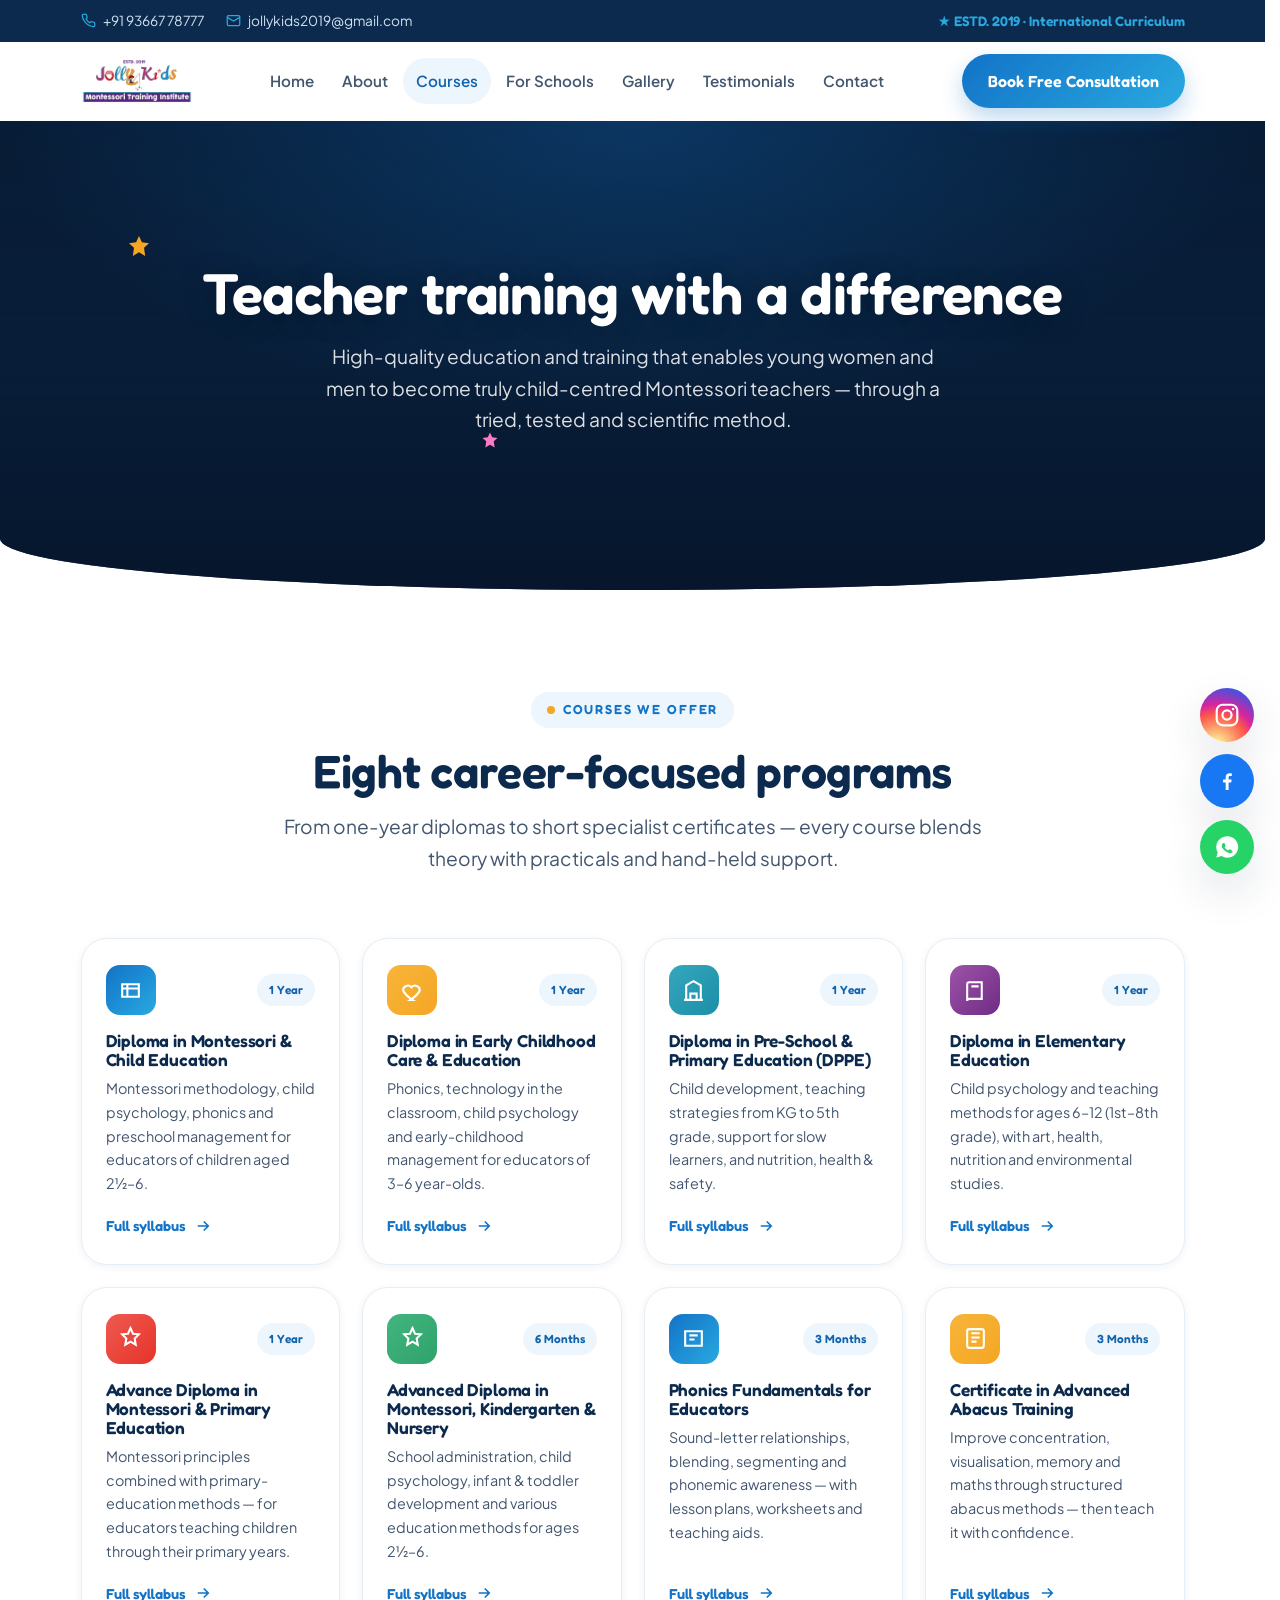
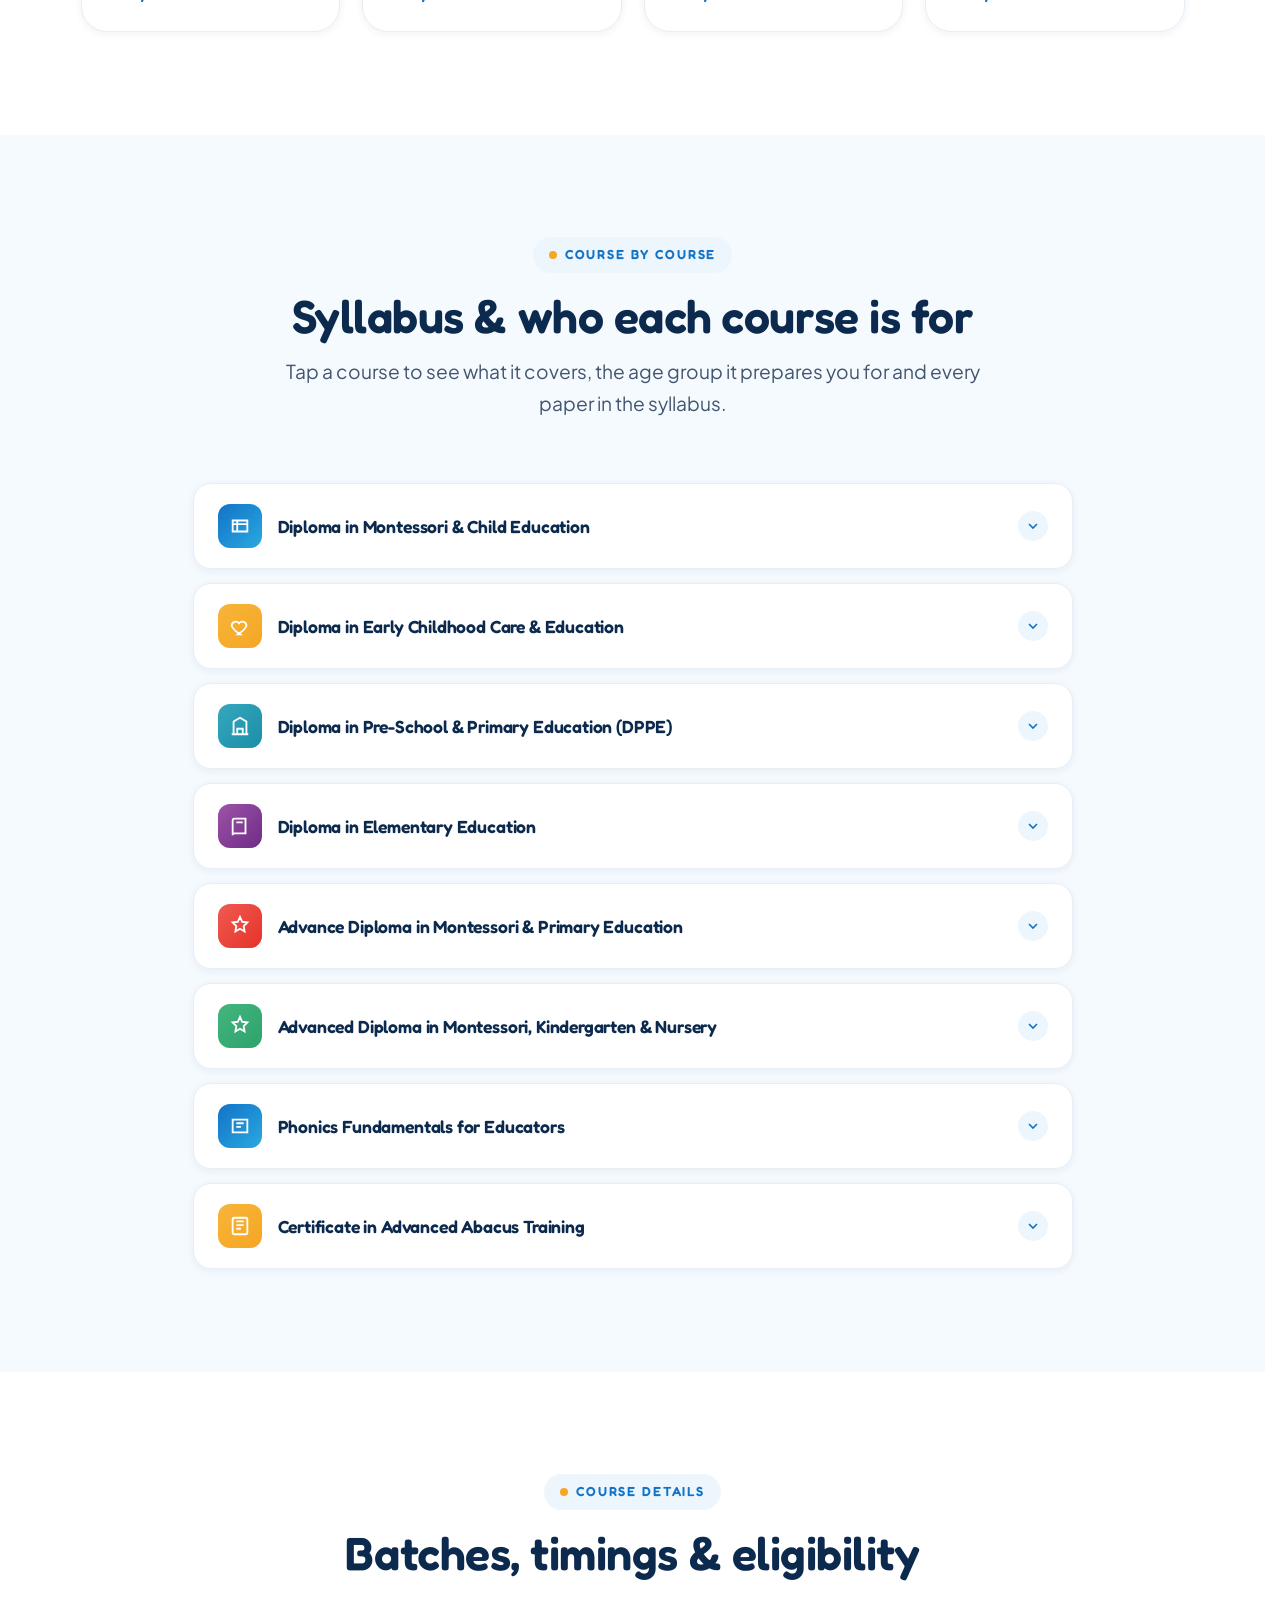
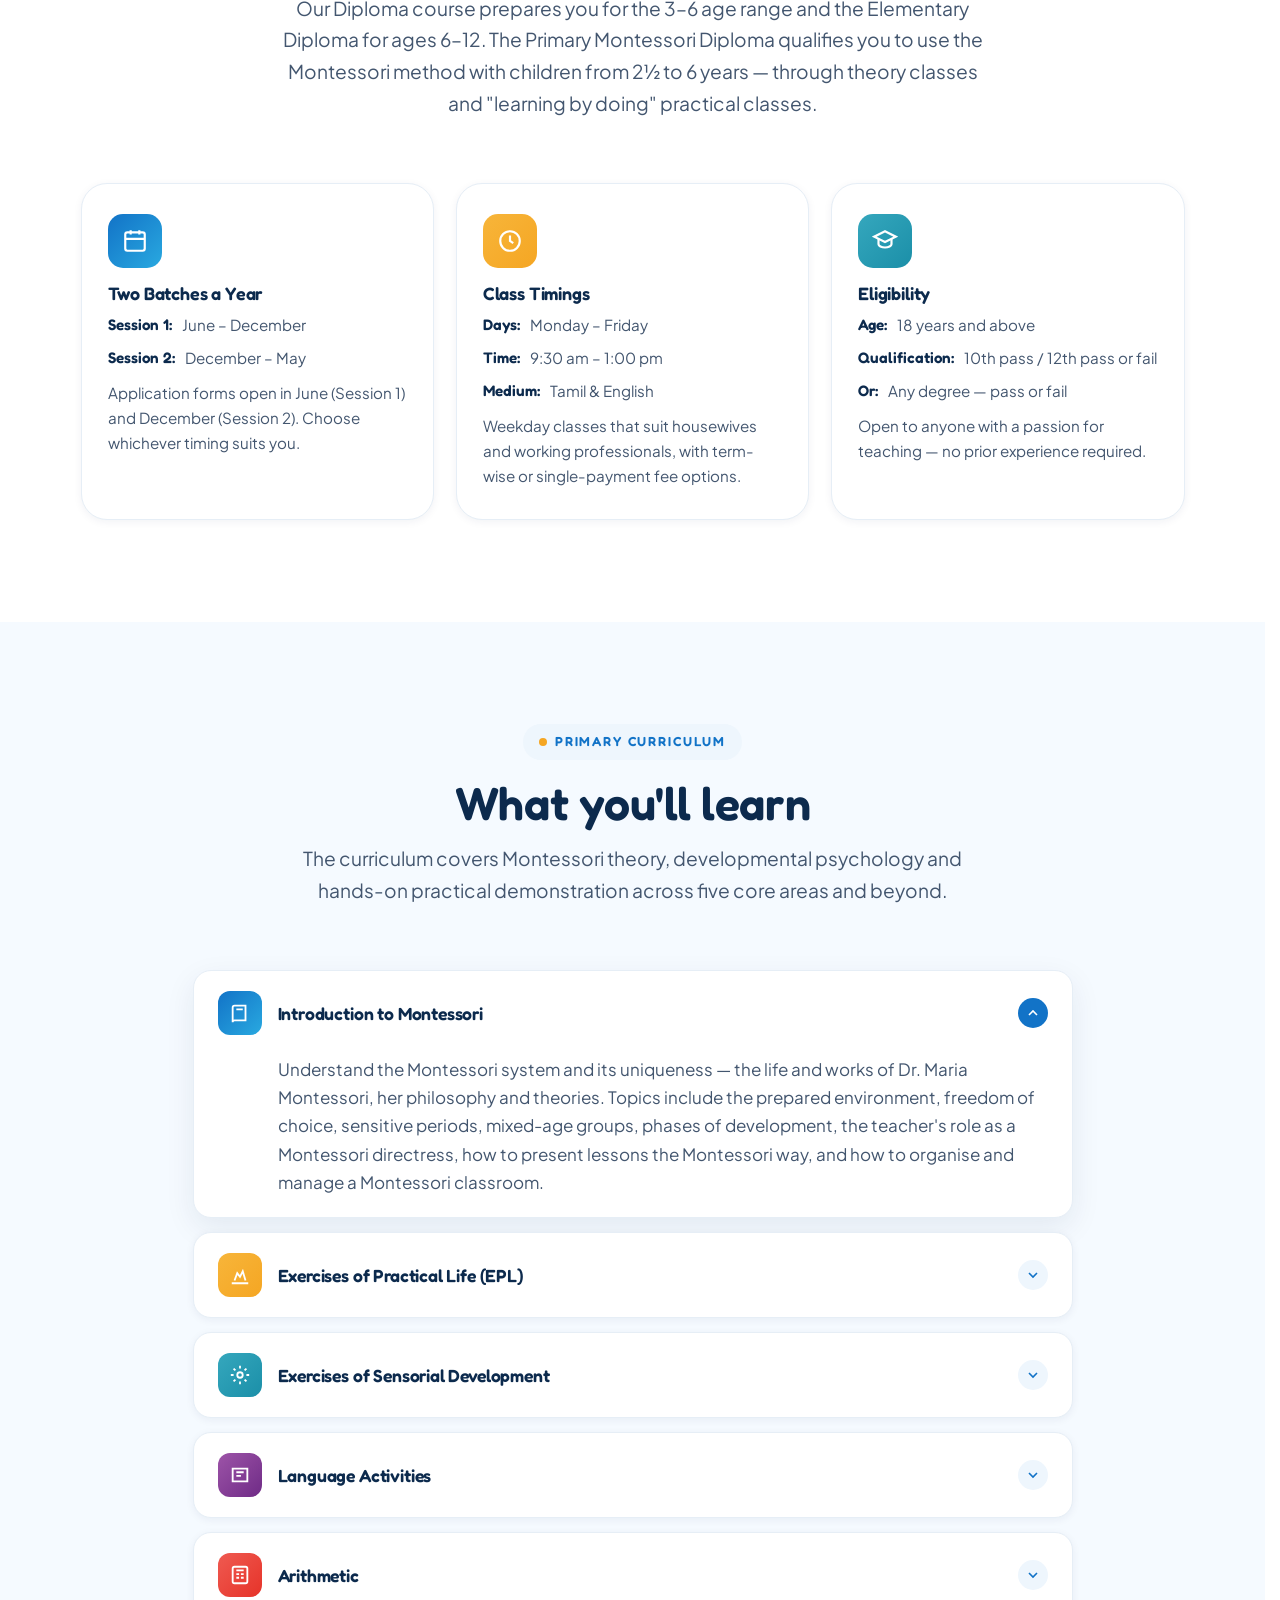
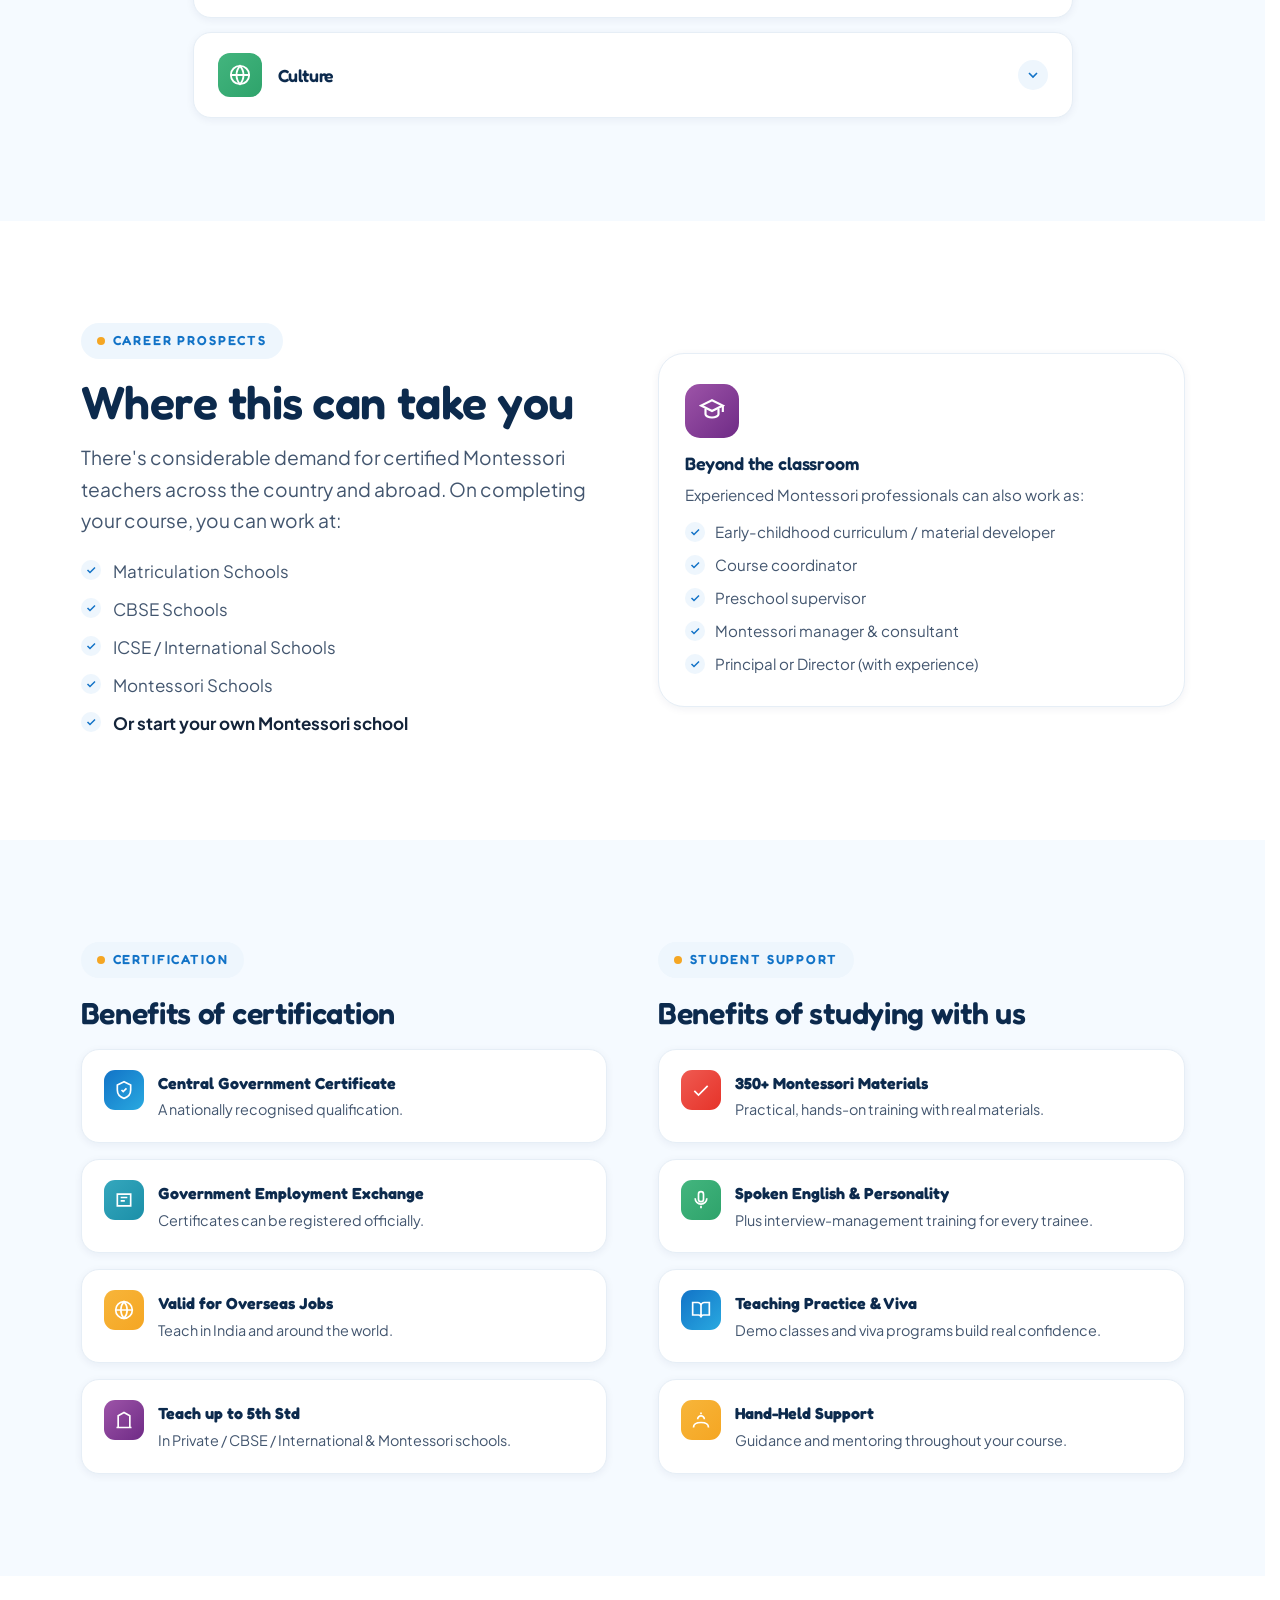
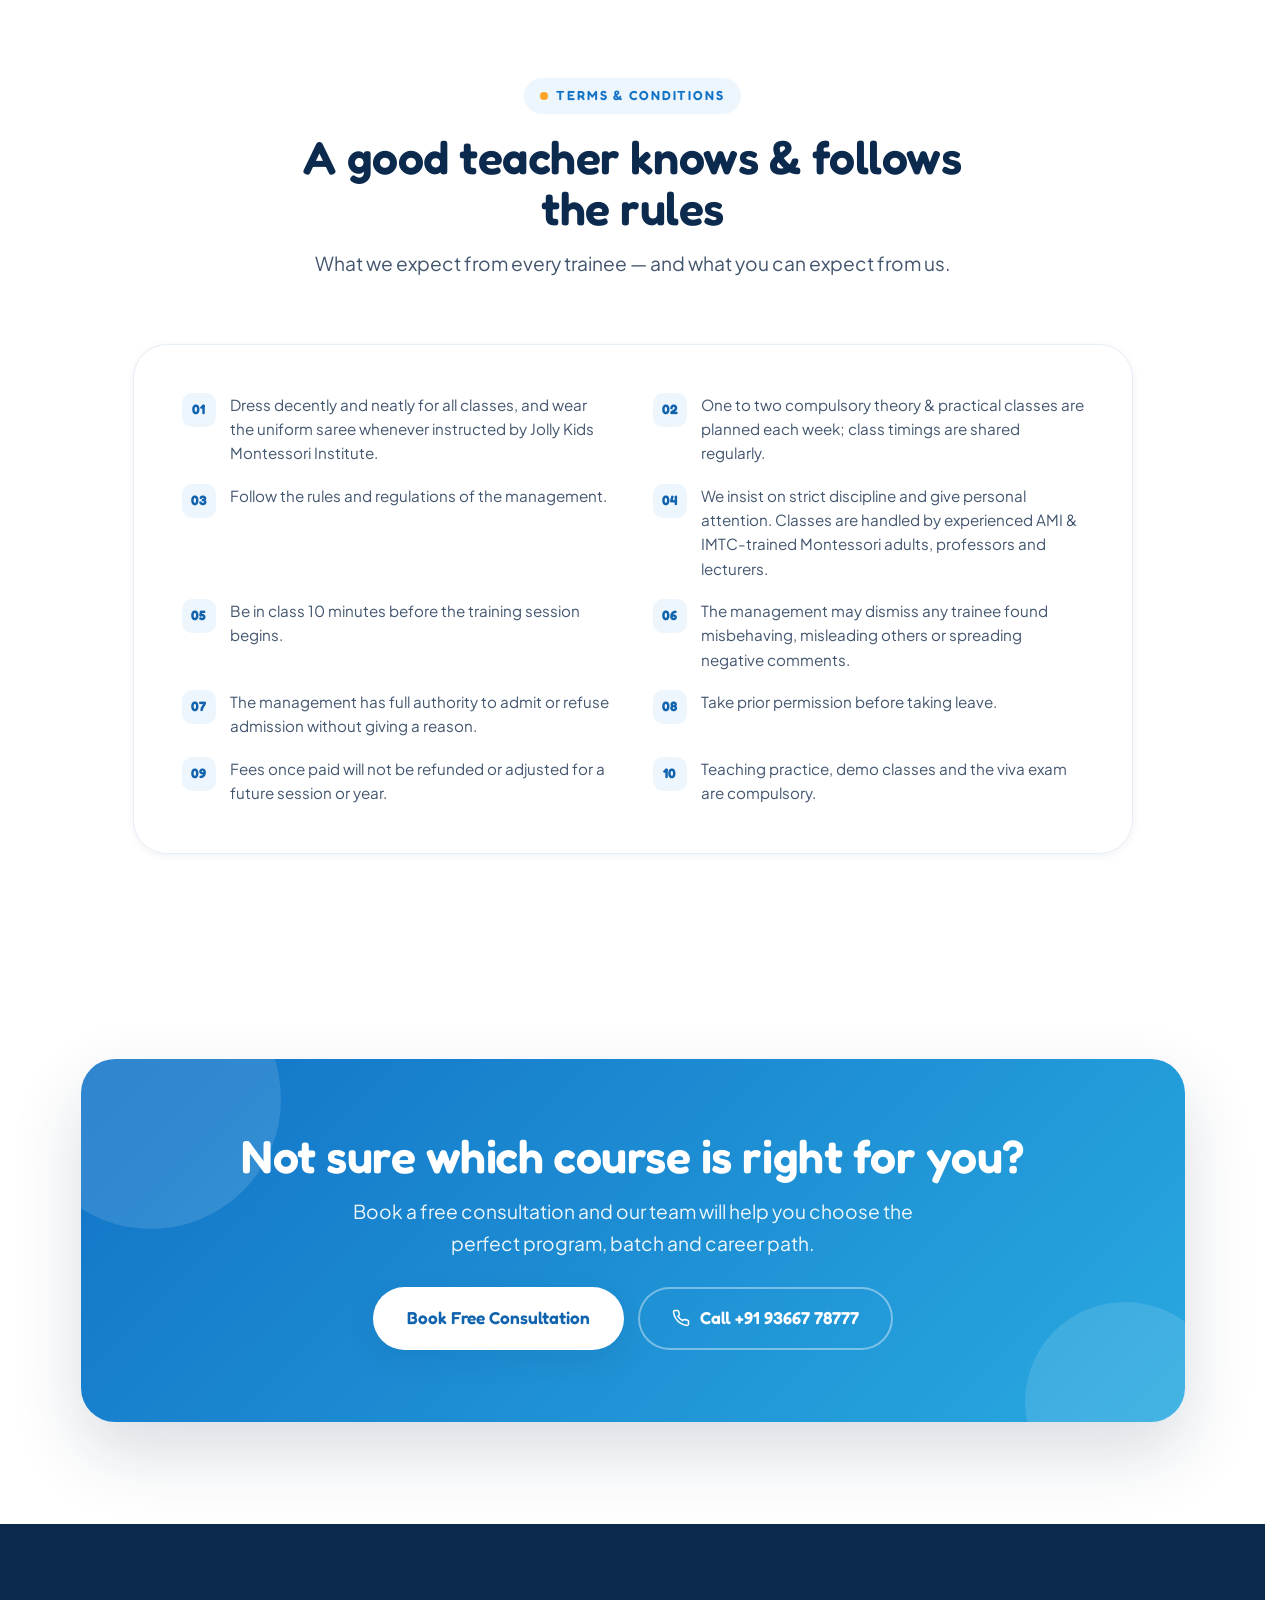
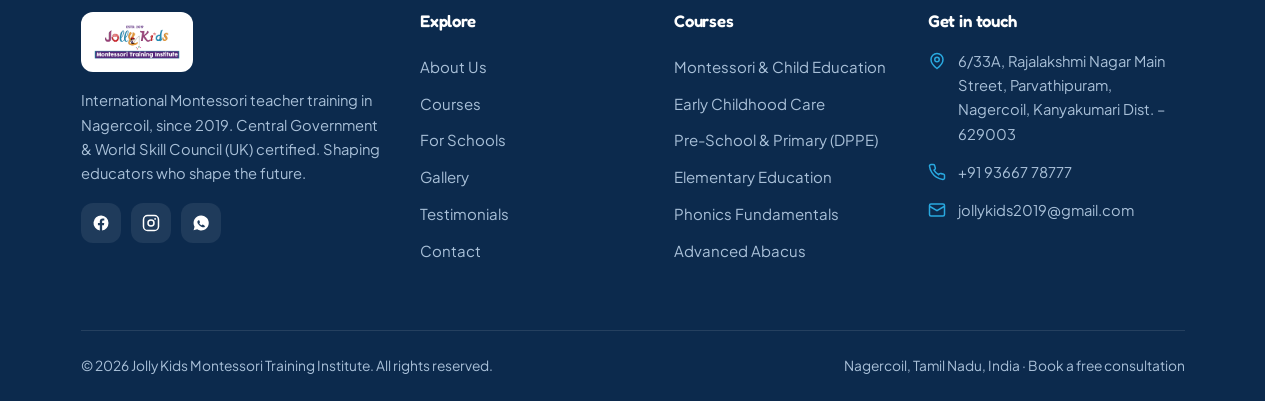
<file: jolly kid web/courses.html>
<!DOCTYPE html>
<html lang="en">
<head>
  <meta charset="UTF-8" />
  <meta name="viewport" content="width=device-width, initial-scale=1.0" />
  <title>Courses | Montessori Teacher Training | Jolly Kids Institute, Nagercoil</title>
  <meta name="description" content="Eight Montessori & early-childhood teacher-training courses — Diploma in Montessori, Early Childhood Care, DPPE, Elementary, Phonics and Abacus. Curriculum, eligibility, batches and career prospects." />
  <meta name="theme-color" content="#0c2a4d" />
  <link rel="preconnect" href="https://fonts.googleapis.com" />
  <link rel="preconnect" href="https://fonts.gstatic.com" crossorigin />
  <link href="https://fonts.googleapis.com/css2?family=Fredoka:wght@400;500;600;700&family=Plus+Jakarta+Sans:wght@400;500;600;700&display=swap" rel="stylesheet" />
  <link rel="stylesheet" href="assets/css/styles.css?v=23" />
  <link rel="icon" type="image/svg+xml" href="assets/images/favicon.svg" />
  <link rel="apple-touch-icon" href="assets/images/favicon.svg" />
  <link rel="canonical" href="https://www.jollykidsmontngl.com/courses.html" />
  <meta property="og:type" content="website" />
  <meta property="og:site_name" content="Jolly Kids Montessori Training Institute" />
  <meta property="og:title" content="Courses | Montessori Teacher Training | Jolly Kids Institute" />
  <meta property="og:description" content="Eight Montessori & early-childhood teacher-training courses — curriculum, eligibility, batches and career prospects. Govt. & UK certified." />
  <meta property="og:url" content="https://www.jollykidsmontngl.com/courses.html" />
  <meta property="og:image" content="https://www.jollykidsmontngl.com/assets/images/og-image.jpg" />
  <meta name="twitter:card" content="summary_large_image" />
</head>
<body>

  <!-- ============ TOP BAR ============ -->
  <div class="topbar">
    <div class="container topbar__inner">
      <div class="topbar__contact">
        <a href="tel:+919366778777"><svg class="ico" viewBox="0 0 24 24" fill="none" stroke="currentColor" stroke-width="2"><path d="M22 16.9v3a2 2 0 0 1-2.2 2 19.8 19.8 0 0 1-8.6-3.1 19.5 19.5 0 0 1-6-6A19.8 19.8 0 0 1 2 4.2 2 2 0 0 1 4 2h3a2 2 0 0 1 2 1.7c.1.9.4 1.8.7 2.7a2 2 0 0 1-.5 2.1L8 9.6a16 16 0 0 0 6 6l1.1-1.1a2 2 0 0 1 2.1-.5c.9.3 1.8.6 2.7.7A2 2 0 0 1 22 16.9Z"/></svg> +91 93667 78777</a>
        <a href="mailto:jollykids2019@gmail.com" class="hide-sm"><svg class="ico" viewBox="0 0 24 24" fill="none" stroke="currentColor" stroke-width="2"><rect x="2" y="4" width="20" height="16" rx="2"/><path d="m22 7-10 6L2 7"/></svg> jollykids2019@gmail.com</a>
      </div>
      <span class="topbar__tag">★ ESTD. 2019 · International Curriculum</span>
    </div>
  </div>

  <!-- ============ HEADER ============ -->
  <header class="header" id="header">
    <div class="container nav">
      <a href="index.html" class="brand" aria-label="Jolly Kids Montessori Training Institute">
        <img src="assets/images/logo.png" alt="Jolly Kids Montessori Training Institute" onerror="this.style.display='none';this.nextElementSibling.style.display='flex'">
        <span class="brand__fallback" style="display:none">Jolly Kids<small>MONTESSORI TRAINING INSTITUTE</small></span>
      </a>
      <nav class="nav__links" id="navLinks">
        <a href="index.html">Home</a>
        <a href="about.html">About</a>
        <a href="courses.html" class="active">Courses</a>
        <a href="for-schools.html">For Schools</a>
        <a href="gallery.html">Gallery</a>
        <a href="testimonials.html">Testimonials</a>
        <a href="contact.html">Contact</a>
      </nav>
      <div class="nav__cta">
        <a href="contact.html" class="btn btn--grad">Book Free Consultation</a>
        <button class="nav__toggle" id="navToggle" aria-label="Open menu" aria-expanded="false"><span></span></button>
      </div>
    </div>
  </header>

  <main>
    <!-- ============ PAGE HERO ============ -->
    <section class="page-hero">
      <div class="page-hero-bg" aria-hidden="true">
        <img class="page-hero-bg__slide" src="assets/images/gallery/p15.jpg" srcset="assets/images/gallery/sm/p15.jpg 800w, assets/images/gallery/p15.jpg 1600w" sizes="100vw" alt="" decoding="async" fetchpriority="high">
        <img class="page-hero-bg__slide" src="assets/images/gallery/p17.jpg" srcset="assets/images/gallery/sm/p17.jpg 800w, assets/images/gallery/p17.jpg 1600w" sizes="100vw" alt="" decoding="async" fetchpriority="low">
        <img class="page-hero-bg__slide" src="assets/images/gallery/p07.jpg" srcset="assets/images/gallery/sm/p07.jpg 800w, assets/images/gallery/p07.jpg 1600w" sizes="100vw" alt="" decoding="async" fetchpriority="low">
      </div>
      <div class="page-hero-scrim" aria-hidden="true"></div>
      <svg class="star star--a" viewBox="0 0 24 24" fill="currentColor"><path d="m12 2 2.9 6.3L22 9.2l-5 4.6L18.2 22 12 18.3 5.8 22 7 13.8l-5-4.6 7.1-.9L12 2Z"/></svg>
      <svg class="star star--b" viewBox="0 0 24 24" fill="currentColor"><path d="m12 2 2.9 6.3L22 9.2l-5 4.6L18.2 22 12 18.3 5.8 22 7 13.8l-5-4.6 7.1-.9L12 2Z"/></svg>
      <div class="container">
        <h1 data-reveal>Teacher training with a difference</h1>
        <p class="lead" data-reveal data-delay="1">High-quality education and training that enables young women and men to become truly child-centred Montessori teachers — through a tried, tested and scientific method.</p>
      </div>
    </section>

    <!-- ============ COURSE CARDS ============ -->
    <section class="section">
      <div class="container">
        <div class="section-head" data-reveal>
          <div class="eyebrow">Courses we offer</div>
          <h2 class="h-lg">Eight career-focused programs</h2>
          <p class="lead">From one-year diplomas to short specialist certificates — every course blends theory with practicals and hand-held support.</p>
        </div>
        <div class="course-grid">
          <article class="course-card" data-reveal><div class="course-card__top"><span class="course-card__ico bg-blue"><svg viewBox="0 0 24 24" fill="none" stroke="currentColor" stroke-width="2"><path d="M4 6h16v12H4zM4 10h16M9 6v12"/></svg></span><span class="badge-dur">1 Year</span></div><h3>Diploma in Montessori &amp; Child Education</h3><p>Montessori methodology, child psychology, phonics and preschool management for educators of children aged 2½–6.</p><a class="link-arrow" href="#c-dmce">Full syllabus <svg class="ico" viewBox="0 0 24 24" fill="none" stroke="currentColor" stroke-width="2.2"><path d="M5 12h14M13 6l6 6-6 6"/></svg></a></article>
          <article class="course-card" data-reveal data-delay="1"><div class="course-card__top"><span class="course-card__ico bg-orange"><svg viewBox="0 0 24 24" fill="none" stroke="currentColor" stroke-width="2"><path d="M12 21s-7-4.5-9-9a4.5 4.5 0 0 1 8-3 4.5 4.5 0 0 1 8 3c-2 4.5-9 9-9 9Z"/></svg></span><span class="badge-dur">1 Year</span></div><h3>Diploma in Early Childhood Care &amp; Education</h3><p>Phonics, technology in the classroom, child psychology and early-childhood management for educators of 3–6 year-olds.</p><a class="link-arrow" href="#c-ecce">Full syllabus <svg class="ico" viewBox="0 0 24 24" fill="none" stroke="currentColor" stroke-width="2.2"><path d="M5 12h14M13 6l6 6-6 6"/></svg></a></article>
          <article class="course-card" data-reveal data-delay="2"><div class="course-card__top"><span class="course-card__ico bg-teal"><svg viewBox="0 0 24 24" fill="none" stroke="currentColor" stroke-width="2"><path d="M3 21h18M5 21V7l7-4 7 4v14M9 21v-6h6v6"/></svg></span><span class="badge-dur">1 Year</span></div><h3>Diploma in Pre-School &amp; Primary Education (DPPE)</h3><p>Child development, teaching strategies from KG to 5th grade, support for slow learners, and nutrition, health &amp; safety.</p><a class="link-arrow" href="#c-dppe">Full syllabus <svg class="ico" viewBox="0 0 24 24" fill="none" stroke="currentColor" stroke-width="2.2"><path d="M5 12h14M13 6l6 6-6 6"/></svg></a></article>
          <article class="course-card" data-reveal data-delay="3"><div class="course-card__top"><span class="course-card__ico bg-purple"><svg viewBox="0 0 24 24" fill="none" stroke="currentColor" stroke-width="2"><path d="M4 19.5V6a2 2 0 0 1 2-2h12v16H6a2 2 0 0 0-2 2Z"/><path d="M8 8h7"/></svg></span><span class="badge-dur">1 Year</span></div><h3>Diploma in Elementary Education</h3><p>Child psychology and teaching methods for ages 6–12 (1st–8th grade), with art, health, nutrition and environmental studies.</p><a class="link-arrow" href="#c-elementary">Full syllabus <svg class="ico" viewBox="0 0 24 24" fill="none" stroke="currentColor" stroke-width="2.2"><path d="M5 12h14M13 6l6 6-6 6"/></svg></a></article>
          <article class="course-card" data-reveal><div class="course-card__top"><span class="course-card__ico bg-red"><svg viewBox="0 0 24 24" fill="none" stroke="currentColor" stroke-width="2"><path d="m12 2 2.4 5.4L20 8l-4 4 1 6-5-3-5 3 1-6-4-4 5.6-.6L12 2Z"/></svg></span><span class="badge-dur">1 Year</span></div><h3>Advance Diploma in Montessori &amp; Primary Education</h3><p>Montessori principles combined with primary-education methods — for educators teaching children through their primary years.</p><a class="link-arrow" href="#c-amp">Full syllabus <svg class="ico" viewBox="0 0 24 24" fill="none" stroke="currentColor" stroke-width="2.2"><path d="M5 12h14M13 6l6 6-6 6"/></svg></a></article>
          <article class="course-card" data-reveal data-delay="1"><div class="course-card__top"><span class="course-card__ico bg-green"><svg viewBox="0 0 24 24" fill="none" stroke="currentColor" stroke-width="2"><path d="m12 2 2.4 5.4L20 8l-4 4 1 6-5-3-5 3 1-6-4-4 5.6-.6L12 2Z"/></svg></span><span class="badge-dur">6 Months</span></div><h3>Advanced Diploma in Montessori, Kindergarten &amp; Nursery</h3><p>School administration, child psychology, infant &amp; toddler development and various education methods for ages 2½–6.</p><a class="link-arrow" href="#c-mkn">Full syllabus <svg class="ico" viewBox="0 0 24 24" fill="none" stroke="currentColor" stroke-width="2.2"><path d="M5 12h14M13 6l6 6-6 6"/></svg></a></article>
          <article class="course-card" data-reveal data-delay="2"><div class="course-card__top"><span class="course-card__ico bg-blue"><svg viewBox="0 0 24 24" fill="none" stroke="currentColor" stroke-width="2"><path d="M4 5h16v14H4zM8 9h8M8 13h5"/></svg></span><span class="badge-dur">3 Months</span></div><h3>Phonics Fundamentals for Educators</h3><p>Sound-letter relationships, blending, segmenting and phonemic awareness — with lesson plans, worksheets and teaching aids.</p><a class="link-arrow" href="#c-phonics">Full syllabus <svg class="ico" viewBox="0 0 24 24" fill="none" stroke="currentColor" stroke-width="2.2"><path d="M5 12h14M13 6l6 6-6 6"/></svg></a></article>
          <article class="course-card" data-reveal data-delay="3"><div class="course-card__top"><span class="course-card__ico bg-orange"><svg viewBox="0 0 24 24" fill="none" stroke="currentColor" stroke-width="2"><rect x="4" y="3" width="16" height="18" rx="2"/><path d="M8 7h8M8 11h8M8 15h5"/></svg></span><span class="badge-dur">3 Months</span></div><h3>Certificate in Advanced Abacus Training</h3><p>Improve concentration, visualisation, memory and maths through structured abacus methods — then teach it with confidence.</p><a class="link-arrow" href="#c-abacus">Full syllabus <svg class="ico" viewBox="0 0 24 24" fill="none" stroke="currentColor" stroke-width="2.2"><path d="M5 12h14M13 6l6 6-6 6"/></svg></a></article>
        </div>
      </div>
    </section>

    <!-- ============ COURSE-BY-COURSE SYLLABUS ============ -->
    <section class="section section--tint" id="syllabus">
      <div class="container">
        <div class="section-head" data-reveal>
          <div class="eyebrow">Course by course</div>
          <h2 class="h-lg">Syllabus &amp; who each course is for</h2>
          <p class="lead">Tap a course to see what it covers, the age group it prepares you for and every paper in the syllabus.</p>
        </div>
        <div class="accordion">
          <div class="acc-item" id="c-dmce" data-reveal>
            <button class="acc-head"><span class="acc-head__ico bg-blue"><svg viewBox="0 0 24 24" fill="none" stroke="currentColor" stroke-width="2"><path d="M4 6h16v12H4zM4 10h16M9 6v12"/></svg></span><h3>Diploma in Montessori &amp; Child Education</h3><span class="acc-head__chev"><svg viewBox="0 0 24 24" fill="none" stroke="currentColor" stroke-width="2.4"><path d="m6 9 6 6 6-6"/></svg></span></button>
            <div class="acc-body"><div class="acc-body__inner">
              <div class="course-meta"><span>For: School heads, principals, teachers &amp; aspiring educators</span><span>Ages 2½–6</span></div>
              <p>Are you passionate about nurturing young minds and shaping the future? This diploma dives deep into the Montessori method — integrating phonics and technology, Dr. Maria Montessori's philosophy and child psychology, practical life, sensorial, language and arithmetic work, art &amp; craft and storytelling with props — along with preschool management, health &amp; nutrition, and general knowledge &amp; moral science. On completion you can start your own Montessori school, work abroad, or take up well-paid positions in CBSE, ICSE, Matriculation, private and Montessori schools across India.</p>
              <h4 class="syllabus-title">Course contents</h4>
              <ul class="syllabus"><li><b>Paper 1</b> Phonics &amp; Computers in the Montessori Classroom</li><li><b>Paper 2</b> The Montessori Methodology &amp; Child Psychology</li><li><b>Paper 3</b> Dr. Maria Montessori — Her Philosophy &amp; Methodology: Practical Life, Sensorial, Language, Arithmetic, Art &amp; Craft, Storytelling with Props</li><li><b>Paper 4</b> Preschool Management</li><li><b>Paper 5</b> Health, Nutrition &amp; Physical Education</li><li><b>Paper 6</b> General Knowledge &amp; Moral Science</li></ul>
            </div></div>
          </div>
          <div class="acc-item" id="c-ecce" data-reveal>
            <button class="acc-head"><span class="acc-head__ico bg-orange"><svg viewBox="0 0 24 24" fill="none" stroke="currentColor" stroke-width="2"><path d="M12 21s-7-4.5-9-9a4.5 4.5 0 0 1 8-3 4.5 4.5 0 0 1 8 3c-2 4.5-9 9-9 9Z"/></svg></span><h3>Diploma in Early Childhood Care &amp; Education</h3><span class="acc-head__chev"><svg viewBox="0 0 24 24" fill="none" stroke="currentColor" stroke-width="2.4"><path d="m6 9 6 6 6-6"/></svg></span></button>
            <div class="acc-body"><div class="acc-body__inner">
              <div class="course-meta"><span>For: School heads, principals &amp; teachers</span><span>Ages 3–6</span></div>
              <p>In-depth knowledge of phonics, incorporating technology in Montessori classrooms, understanding child psychology and mastering early-childhood management principles. The diploma equips you to create a dynamic, engaging learning environment, sharpen your teaching techniques and foster a love for learning — and to watch your school's admissions grow.</p>
              <h4 class="syllabus-title">Course contents</h4>
              <ul class="syllabus"><li><b>Paper 1</b> Phonics &amp; Computers in the Montessori Classroom</li><li><b>Paper 2</b> Understanding the Child</li><li><b>Paper 3</b> Early Childhood Care &amp; Education — Principles and Processes</li><li><b>Paper 4</b> Organising &amp; Managing Early Childhood Care &amp; Education</li></ul>
            </div></div>
          </div>
          <div class="acc-item" id="c-dppe" data-reveal>
            <button class="acc-head"><span class="acc-head__ico bg-teal"><svg viewBox="0 0 24 24" fill="none" stroke="currentColor" stroke-width="2"><path d="M3 21h18M5 21V7l7-4 7 4v14M9 21v-6h6v6"/></svg></span><h3>Diploma in Pre-School &amp; Primary Education (DPPE)</h3><span class="acc-head__chev"><svg viewBox="0 0 24 24" fill="none" stroke="currentColor" stroke-width="2.4"><path d="m6 9 6 6 6-6"/></svg></span></button>
            <div class="acc-body"><div class="acc-body__inner">
              <div class="course-meta"><span>For: School heads, principals, teachers &amp; anyone passionate about child development</span><span>KG – 5th grade</span></div>
              <p>Dive into the world of child development and learn to nurture young minds effectively. Build a strong teacher's personality that inspires students, master classroom strategies for Kindergarten to 5th grade, and learn inclusive techniques that help slow learners thrive — with nutrition, health and safety for a well-rounded, secure classroom. Better teaching also lifts your school's reputation and admissions.</p>
              <h4 class="syllabus-title">Course contents</h4>
              <ul class="syllabus"><li><b>Paper 1</b> History of Education</li><li><b>Paper 2</b> Child Development &amp; Early Childhood Education</li><li><b>Paper 3</b> Personality Development of a Child</li><li><b>Paper 4</b> A Teacher's Personality</li><li><b>Paper 5</b> Different Methods of Preschool Education</li><li><b>Paper 6</b> Classroom Teaching &amp; Strategies for Kindergarten</li><li><b>Paper 7</b> Classroom Teaching &amp; Strategies for Primary</li><li><b>Paper 8</b> Slow Learners &amp; Remediation</li><li><b>Paper 9</b> Nutrition, Health &amp; Safety</li><li><b>Paper 10</b> Functional English &amp; Technology in Teaching</li></ul>
            </div></div>
          </div>
          <div class="acc-item" id="c-elementary" data-reveal>
            <button class="acc-head"><span class="acc-head__ico bg-purple"><svg viewBox="0 0 24 24" fill="none" stroke="currentColor" stroke-width="2"><path d="M4 19.5V6a2 2 0 0 1 2-2h12v16H6a2 2 0 0 0-2 2Z"/><path d="M8 8h7"/></svg></span><h3>Diploma in Elementary Education</h3><span class="acc-head__chev"><svg viewBox="0 0 24 24" fill="none" stroke="currentColor" stroke-width="2.4"><path d="m6 9 6 6 6-6"/></svg></span></button>
            <div class="acc-body"><div class="acc-body__inner">
              <div class="course-meta"><span>For: Teachers &amp; education enthusiasts</span><span>Ages 6–12 · 1st – 8th grade</span></div>
              <p>A profound understanding of child psychology helps you connect with students and foster their academic and personal growth. Learn innovative techniques for elementary learners, personal-management skills for a balanced, nurturing classroom, art, health and nutrition for holistic development, and environmental studies to build environmental consciousness in young minds.</p>
              <h4 class="syllabus-title">Course contents</h4>
              <ul class="syllabus"><li><b>Paper 1</b> Phonics &amp; Computers in the Montessori Classroom</li><li><b>Paper 2</b> Child Psychology &amp; Child Development</li><li><b>Paper 3</b> Elementary Methods of Teaching</li><li><b>Paper 4</b> Elementary School &amp; Personal Management</li><li><b>Paper 5</b> Art, Health, Nutrition &amp; Physical Education</li><li><b>Paper 6</b> Environmental Studies</li></ul>
            </div></div>
          </div>
          <div class="acc-item" id="c-amp" data-reveal>
            <button class="acc-head"><span class="acc-head__ico bg-red"><svg viewBox="0 0 24 24" fill="none" stroke="currentColor" stroke-width="2"><path d="m12 2 2.4 5.4L20 8l-4 4 1 6-5-3-5 3 1-6-4-4 5.6-.6L12 2Z"/></svg></span><h3>Advance Diploma in Montessori &amp; Primary Education</h3><span class="acc-head__chev"><svg viewBox="0 0 24 24" fill="none" stroke="currentColor" stroke-width="2.4"><path d="m6 9 6 6 6-6"/></svg></span></button>
            <div class="acc-body"><div class="acc-body__inner">
              <div class="course-meta"><span>For: Educators growing into senior &amp; leadership roles</span><span>KG – 5th grade</span></div>
              <p>An essential course for educators who want to deepen their expertise in both Montessori and primary education methods — creating environments that support holistic growth and a well-rounded educational experience.</p>
              <h4 class="syllabus-title">What you'll gain</h4>
              <ul class="syllabus"><li>In-depth knowledge of Montessori principles</li><li>Effective strategies for teaching children through their primary years</li><li>Skills to create engaging, developmentally appropriate learning environments</li><li>The confidence to lead and innovate in diverse educational settings</li></ul>
            </div></div>
          </div>
          <div class="acc-item" id="c-mkn" data-reveal>
            <button class="acc-head"><span class="acc-head__ico bg-green"><svg viewBox="0 0 24 24" fill="none" stroke="currentColor" stroke-width="2"><path d="m12 2 2.4 5.4L20 8l-4 4 1 6-5-3-5 3 1-6-4-4 5.6-.6L12 2Z"/></svg></span><h3>Advanced Diploma in Montessori, Kindergarten &amp; Nursery</h3><span class="acc-head__chev"><svg viewBox="0 0 24 24" fill="none" stroke="currentColor" stroke-width="2.4"><path d="m6 9 6 6 6-6"/></svg></span></button>
            <div class="acc-body"><div class="acc-body__inner">
              <div class="course-meta"><span>For: Principals, school heads &amp; teachers</span><span>Ages 2½–6</span></div>
              <p>Discover how to create enriching, child-centred environments that foster independence and creativity. Explore the unique developmental needs of infants and toddlers, and educational approaches from play-based learning to structured academic frameworks — so you can raise standards and build a thriving school community.</p>
              <h4 class="syllabus-title">Course contents</h4>
              <ul class="syllabus"><li><b>Paper 1</b> School Administration</li><li><b>Paper 2</b> Nutrition</li><li><b>Paper 3</b> Child Psychology &amp; Creativity</li><li><b>Paper 4</b> Infant &amp; Toddler in Early Childhood</li><li><b>Paper 5</b> Various Methods of Education</li></ul>
            </div></div>
          </div>
          <div class="acc-item" id="c-phonics" data-reveal>
            <button class="acc-head"><span class="acc-head__ico bg-blue"><svg viewBox="0 0 24 24" fill="none" stroke="currentColor" stroke-width="2"><path d="M4 5h16v14H4zM8 9h8M8 13h5"/></svg></span><h3>Phonics Fundamentals for Educators</h3><span class="acc-head__chev"><svg viewBox="0 0 24 24" fill="none" stroke="currentColor" stroke-width="2.4"><path d="m6 9 6 6 6-6"/></svg></span></button>
            <div class="acc-body"><div class="acc-body__inner">
              <div class="course-meta"><span>For: Teachers of young learners</span><span>Early readers</span></div>
              <p>Comprehensive knowledge and practical techniques for teaching phonics to young learners, built on high-quality, globally recognised standards in phonics education.</p>
              <h4 class="syllabus-title">Topics covered</h4>
              <ul class="syllabus"><li>Sound–letter relationships</li><li>Blending &amp; segmenting</li><li>Phonemic awareness</li><li>Building strong reading &amp; spelling skills</li><li>Interactive materials: lesson plans, worksheets &amp; teaching aids</li></ul>
            </div></div>
          </div>
          <div class="acc-item" id="c-abacus" data-reveal>
            <button class="acc-head"><span class="acc-head__ico bg-orange"><svg viewBox="0 0 24 24" fill="none" stroke="currentColor" stroke-width="2"><rect x="4" y="3" width="16" height="18" rx="2"/><path d="M8 7h8M8 11h8M8 15h5"/></svg></span><h3>Certificate in Advanced Abacus Training</h3><span class="acc-head__chev"><svg viewBox="0 0 24 24" fill="none" stroke="currentColor" stroke-width="2.4"><path d="m6 9 6 6 6-6"/></svg></span></button>
            <div class="acc-body"><div class="acc-body__inner">
              <div class="course-meta"><span>For: Teachers &amp; tutors</span><span>School-age learners</span></div>
              <p>Designed to improve concentration, visualisation, memory power and mathematical ability through structured abacus methodologies.</p>
              <h4 class="syllabus-title">Course modules</h4>
              <ul class="syllabus"><li>Core Concepts of Abacus &amp; Numerical Intelligence</li><li>Teaching Methodologies</li><li>Speed Writing</li><li>Abacus Drill Practice</li><li>Lesson Planning</li><li>Assessment</li><li>Mental Arithmetic Practice</li><li>Advanced Abacus Techniques</li><li>Classroom Management &amp; Teaching Demo</li></ul>
            </div></div>
          </div>
        </div>
      </div>
    </section>

    <!-- ============ COURSE INFO ============ -->
    <section class="section">
      <div class="container">
        <div class="section-head" data-reveal>
          <div class="eyebrow">Course details</div>
          <h2 class="h-lg">Batches, timings &amp; eligibility</h2>
          <p class="lead">Our Diploma course prepares you for the 3–6 age range and the Elementary Diploma for ages 6–12. The Primary Montessori Diploma qualifies you to use the Montessori method with children from 2½ to 6 years — through theory classes and "learning by doing" practical classes.</p>
        </div>
        <div class="info-grid">
          <div class="info-card" data-reveal>
            <div class="info-card__ico bg-blue"><svg viewBox="0 0 24 24" fill="none" stroke="currentColor" stroke-width="2"><rect x="3" y="4" width="18" height="17" rx="2"/><path d="M8 2v4m8-4v4M3 10h18"/></svg></div>
            <h3>Two Batches a Year</h3>
            <ul>
              <li><b>Session 1:</b> June – December</li>
              <li><b>Session 2:</b> December – May</li>
            </ul>
            <p style="margin-top:10px">Application forms open in June (Session 1) and December (Session 2). Choose whichever timing suits you.</p>
          </div>
          <div class="info-card" data-reveal data-delay="1">
            <div class="info-card__ico bg-orange"><svg viewBox="0 0 24 24" fill="none" stroke="currentColor" stroke-width="2"><circle cx="12" cy="12" r="9"/><path d="M12 7v5l3 2"/></svg></div>
            <h3>Class Timings</h3>
            <ul>
              <li><b>Days:</b> Monday – Friday</li>
              <li><b>Time:</b> 9:30 am – 1:00 pm</li>
              <li><b>Medium:</b> Tamil &amp; English</li>
            </ul>
            <p style="margin-top:10px">Weekday classes that suit housewives and working professionals, with term-wise or single-payment fee options.</p>
          </div>
          <div class="info-card" data-reveal data-delay="2">
            <div class="info-card__ico bg-teal"><svg viewBox="0 0 24 24" fill="none" stroke="currentColor" stroke-width="2"><path d="M12 3 2 8l10 5 10-5-10-5Z"/><path d="M6 10v5c0 1.5 2.7 3 6 3s6-1.5 6-3v-5"/></svg></div>
            <h3>Eligibility</h3>
            <ul>
              <li><b>Age:</b> 18 years and above</li>
              <li><b>Qualification:</b> 10th pass / 12th pass or fail</li>
              <li><b>Or:</b> Any degree — pass or fail</li>
            </ul>
            <p style="margin-top:10px">Open to anyone with a passion for teaching — no prior experience required.</p>
          </div>
        </div>
      </div>
    </section>

    <!-- ============ CURRICULUM ACCORDION ============ -->
    <section class="section section--tint">
      <div class="container">
        <div class="section-head" data-reveal>
          <div class="eyebrow">Primary curriculum</div>
          <h2 class="h-lg">What you'll learn</h2>
          <p class="lead">The curriculum covers Montessori theory, developmental psychology and hands-on practical demonstration across five core areas and beyond.</p>
        </div>
        <div class="accordion">
          <div class="acc-item open" data-reveal>
            <button class="acc-head"><span class="acc-head__ico bg-blue"><svg viewBox="0 0 24 24" fill="none" stroke="currentColor" stroke-width="2"><path d="M4 19.5V6a2 2 0 0 1 2-2h12v16H6a2 2 0 0 0-2 2Z"/><path d="M8 8h7"/></svg></span><h3>Introduction to Montessori</h3><span class="acc-head__chev"><svg viewBox="0 0 24 24" fill="none" stroke="currentColor" stroke-width="2.4"><path d="m6 9 6 6 6-6"/></svg></span></button>
            <div class="acc-body"><div class="acc-body__inner">Understand the Montessori system and its uniqueness — the life and works of Dr. Maria Montessori, her philosophy and theories. Topics include the prepared environment, freedom of choice, sensitive periods, mixed-age groups, phases of development, the teacher's role as a Montessori directress, how to present lessons the Montessori way, and how to organise and manage a Montessori classroom.</div></div>
          </div>
          <div class="acc-item" data-reveal>
            <button class="acc-head"><span class="acc-head__ico bg-orange"><svg viewBox="0 0 24 24" fill="none" stroke="currentColor" stroke-width="2"><path d="M3 21h18M6 18l3-8 3 4 3-6 3 10"/></svg></span><h3>Exercises of Practical Life (EPL)</h3><span class="acc-head__chev"><svg viewBox="0 0 24 24" fill="none" stroke="currentColor" stroke-width="2.4"><path d="m6 9 6 6 6-6"/></svg></span></button>
            <div class="acc-body"><div class="acc-body__inner">Simple daily-life actions — from pouring water to washing dishes — introduced at the right age so children learn to do things themselves. These build independence, concentration, coordination and grace of movement, self-respect and a love for work and nature that lasts a lifetime.</div></div>
          </div>
          <div class="acc-item" data-reveal>
            <button class="acc-head"><span class="acc-head__ico bg-teal"><svg viewBox="0 0 24 24" fill="none" stroke="currentColor" stroke-width="2"><circle cx="12" cy="12" r="3"/><path d="M12 2v3m0 14v3M2 12h3m14 0h3M5 5l2 2m10 10 2 2M5 19l2-2m10-10 2-2"/></svg></span><h3>Exercises of Sensorial Development</h3><span class="acc-head__chev"><svg viewBox="0 0 24 24" fill="none" stroke="currentColor" stroke-width="2.4"><path d="m6 9 6 6 6-6"/></svg></span></button>
            <div class="acc-body"><div class="acc-body__inner">The senses are bridges to the environment. Through carefully designed materials and highly capturing visuals, children sharpen their visual, tactile, olfactory, gustatory and auditory senses — the foundation for all later learning.</div></div>
          </div>
          <div class="acc-item" data-reveal>
            <button class="acc-head"><span class="acc-head__ico bg-purple"><svg viewBox="0 0 24 24" fill="none" stroke="currentColor" stroke-width="2"><path d="M4 5h16v14H4zM8 9h8M8 13h5"/></svg></span><h3>Language Activities</h3><span class="acc-head__chev"><svg viewBox="0 0 24 24" fill="none" stroke="currentColor" stroke-width="2.4"><path d="m6 9 6 6 6-6"/></svg></span></button>
            <div class="acc-body"><div class="acc-body__inner">A multi-dimensional approach covering phonics, reading, writing, grammar and spoken language. Children learn 44 phonic sounds with 144 alphabetic representations, progressing through pink, blue and green levels to total reading — with metal insets and sandpaper letters preparing the hand for writing.</div></div>
          </div>
          <div class="acc-item" data-reveal>
            <button class="acc-head"><span class="acc-head__ico bg-red"><svg viewBox="0 0 24 24" fill="none" stroke="currentColor" stroke-width="2"><rect x="4" y="3" width="16" height="18" rx="2"/><path d="M8 7h8M8 11h3m2 0h3M8 15h3m2 0h3"/></svg></span><h3>Arithmetic</h3><span class="acc-head__chev"><svg viewBox="0 0 24 24" fill="none" stroke="currentColor" stroke-width="2.4"><path d="m6 9 6 6 6-6"/></svg></span></button>
            <div class="acc-body"><div class="acc-body__inner">Montessori's remarkable maths materials teach counting, quantities and numerals through concrete experience. From the decimal system with golden beads to addition, subtraction, multiplication and division, and linear counting to one thousand — abstract concepts become tangible and joyful.</div></div>
          </div>
          <div class="acc-item" data-reveal>
            <button class="acc-head"><span class="acc-head__ico bg-green"><svg viewBox="0 0 24 24" fill="none" stroke="currentColor" stroke-width="2"><circle cx="12" cy="12" r="10"/><path d="M2 12h20M12 2a15 15 0 0 1 0 20 15 15 0 0 1 0-20Z"/></svg></span><h3>Culture</h3><span class="acc-head__chev"><svg viewBox="0 0 24 24" fill="none" stroke="currentColor" stroke-width="2.4"><path d="m6 9 6 6 6-6"/></svg></span></button>
            <div class="acc-body"><div class="acc-body__inner">Life sciences (botany &amp; zoology), physical sciences, history, geography, arts, dance and music. Children explore the whole world — continents, countries, people, cultures, terrain and natural phenomena — developing personality and independence through concrete materials.</div></div>
          </div>
        </div>
      </div>
    </section>


    <!-- ============ CAREER PROSPECTS ============ -->
    <section class="section">
      <div class="container grid-2">
        <div data-reveal="left">
          <div class="eyebrow">Career prospects</div>
          <h2 class="h-lg">Where this can take you</h2>
          <p class="lead" style="margin-top:14px">There's considerable demand for certified Montessori teachers across the country and abroad. On completing your course, you can work at:</p>
          <div class="prose" style="margin-top:20px">
            <ul>
              <li>Matriculation Schools</li>
              <li>CBSE Schools</li>
              <li>ICSE / International Schools</li>
              <li>Montessori Schools</li>
              <li><strong>Or start your own Montessori school</strong></li>
            </ul>
          </div>
        </div>
        <div data-reveal="right">
          <div class="info-card">
            <div class="info-card__ico bg-purple"><svg viewBox="0 0 24 24" fill="none" stroke="currentColor" stroke-width="2"><path d="M12 2 2 7l10 5 10-5-10-5Z"/><path d="M6 10v5c0 1.5 2.7 3 6 3s6-1.5 6-3v-5M22 7v6"/></svg></div>
            <h3>Beyond the classroom</h3>
            <p style="margin-bottom:12px">Experienced Montessori professionals can also work as:</p>
            <div class="prose"><ul>
              <li>Early-childhood curriculum / material developer</li>
              <li>Course coordinator</li>
              <li>Preschool supervisor</li>
              <li>Montessori manager &amp; consultant</li>
              <li>Principal or Director (with experience)</li>
            </ul></div>
          </div>
        </div>
      </div>
    </section>

    <!-- ============ BENEFITS ============ -->
    <section class="section section--tint">
      <div class="container">
        <div class="grid-2" style="align-items:flex-start">
          <div data-reveal="left">
            <div class="eyebrow">Certification</div>
            <h2 class="h-md" style="margin-bottom:20px">Benefits of certification</h2>
            <div class="benefits" style="grid-template-columns:1fr">
              <div class="benefit"><span class="benefit__ico bg-blue"><svg viewBox="0 0 24 24" fill="none" stroke="currentColor" stroke-width="2"><path d="M12 2 4 6v6c0 5 3.4 8.5 8 10 4.6-1.5 8-5 8-10V6l-8-4Z"/><path d="m9 12 2 2 4-4"/></svg></span><div><b>Central Government Certificate</b><p>A nationally recognised qualification.</p></div></div>
              <div class="benefit"><span class="benefit__ico bg-teal"><svg viewBox="0 0 24 24" fill="none" stroke="currentColor" stroke-width="2"><path d="M4 5h16v14H4zM8 9h8M8 13h5"/></svg></span><div><b>Government Employment Exchange</b><p>Certificates can be registered officially.</p></div></div>
              <div class="benefit"><span class="benefit__ico bg-orange"><svg viewBox="0 0 24 24" fill="none" stroke="currentColor" stroke-width="2"><circle cx="12" cy="12" r="10"/><path d="M2 12h20M12 2a15 15 0 0 1 0 20 15 15 0 0 1 0-20Z"/></svg></span><div><b>Valid for Overseas Jobs</b><p>Teach in India and around the world.</p></div></div>
              <div class="benefit"><span class="benefit__ico bg-purple"><svg viewBox="0 0 24 24" fill="none" stroke="currentColor" stroke-width="2"><path d="M3 21h18M5 21V7l7-4 7 4v14"/></svg></span><div><b>Teach up to 5th Std</b><p>In Private / CBSE / International &amp; Montessori schools.</p></div></div>
            </div>
          </div>
          <div data-reveal="right">
            <div class="eyebrow">Student support</div>
            <h2 class="h-md" style="margin-bottom:20px">Benefits of studying with us</h2>
            <div class="benefits" style="grid-template-columns:1fr">
              <div class="benefit"><span class="benefit__ico bg-red"><svg viewBox="0 0 24 24" fill="none" stroke="currentColor" stroke-width="2"><path d="M20 7 9 18l-5-5"/></svg></span><div><b>350+ Montessori Materials</b><p>Practical, hands-on training with real materials.</p></div></div>
              <div class="benefit"><span class="benefit__ico bg-green"><svg viewBox="0 0 24 24" fill="none" stroke="currentColor" stroke-width="2"><path d="M12 2a3 3 0 0 0-3 3v6a3 3 0 0 0 6 0V5a3 3 0 0 0-3-3Z"/><path d="M5 10a7 7 0 0 0 14 0M12 19v3"/></svg></span><div><b>Spoken English &amp; Personality</b><p>Plus interview-management training for every trainee.</p></div></div>
              <div class="benefit"><span class="benefit__ico bg-blue"><svg viewBox="0 0 24 24" fill="none" stroke="currentColor" stroke-width="2"><path d="M2 3h6a4 4 0 0 1 4 4v14a3 3 0 0 0-3-3H2zM22 3h-6a4 4 0 0 0-4 4v14a3 3 0 0 1 3-3h7z"/></svg></span><div><b>Teaching Practice &amp; Viva</b><p>Demo classes and viva programs build real confidence.</p></div></div>
              <div class="benefit"><span class="benefit__ico bg-orange"><svg viewBox="0 0 24 24" fill="none" stroke="currentColor" stroke-width="2"><path d="M16 11a4 4 0 1 0-8 0M12 3v2M3 21c0-4 4-6 9-6s9 2 9 6"/></svg></span><div><b>Hand-Held Support</b><p>Guidance and mentoring throughout your course.</p></div></div>
            </div>
          </div>
        </div>
      </div>
    </section>

    <!-- ============ RULES / TERMS ============ -->
    <section class="section" id="terms">
      <div class="container">
        <div class="section-head" data-reveal>
          <div class="eyebrow">Terms &amp; conditions</div>
          <h2 class="h-lg">A good teacher knows &amp; follows the rules</h2>
          <p class="lead">What we expect from every trainee — and what you can expect from us.</p>
        </div>
        <div class="rules-card" data-reveal>
          <ol class="rules">
            <li>Dress decently and neatly for all classes, and wear the uniform saree whenever instructed by Jolly Kids Montessori Institute.</li>
            <li>One to two compulsory theory &amp; practical classes are planned each week; class timings are shared regularly.</li>
            <li>Follow the rules and regulations of the management.</li>
            <li>We insist on strict discipline and give personal attention. Classes are handled by experienced AMI &amp; IMTC-trained Montessori adults, professors and lecturers.</li>
            <li>Be in class 10 minutes before the training session begins.</li>
            <li>The management may dismiss any trainee found misbehaving, misleading others or spreading negative comments.</li>
            <li>The management has full authority to admit or refuse admission without giving a reason.</li>
            <li>Take prior permission before taking leave.</li>
            <li>Fees once paid will not be refunded or adjusted for a future session or year.</li>
            <li>Teaching practice, demo classes and the viva exam are compulsory.</li>
          </ol>
        </div>
      </div>
    </section>

    <!-- ============ CTA BAND ============ -->
    <section class="section">
      <div class="container">
        <div class="cta-band" data-reveal="zoom">
          <h2 class="h-lg">Not sure which course is right for you?</h2>
          <p class="lead">Book a free consultation and our team will help you choose the perfect program, batch and career path.</p>
          <div class="cta-band__actions">
            <a href="contact.html" class="btn btn--lg btn--white">Book Free Consultation</a>
            <a href="tel:+919366778777" class="btn btn--lg btn--outline-light"><svg class="ico" viewBox="0 0 24 24" fill="none" stroke="currentColor" stroke-width="2"><path d="M22 16.9v3a2 2 0 0 1-2.2 2 19.8 19.8 0 0 1-8.6-3.1 19.5 19.5 0 0 1-6-6A19.8 19.8 0 0 1 2 4.2 2 2 0 0 1 4 2h3a2 2 0 0 1 2 1.7c.1.9.4 1.8.7 2.7a2 2 0 0 1-.5 2.1L8 9.6a16 16 0 0 0 6 6l1.1-1.1a2 2 0 0 1 2.1-.5c.9.3 1.8.6 2.7.7A2 2 0 0 1 22 16.9Z"/></svg> Call +91 93667 78777</a>
          </div>
        </div>
      </div>
    </section>
  </main>

  <!-- ============ FOOTER ============ -->
  <footer class="footer">
    <div class="container">
      <div class="footer__grid">
        <div class="footer__brand">
          <img src="assets/images/logo.png" alt="Jolly Kids Montessori Training Institute" onerror="this.style.display='none'">
          <p>International Montessori teacher training in Nagercoil, since 2019. Central Government &amp; World Skill Council (UK) certified. Shaping educators who shape the future.</p>
          <div class="footer__socials">
            <a href="https://www.facebook.com/jollykidsmontngl/" target="_blank" rel="noopener" aria-label="Facebook"><svg viewBox="0 0 24 24" fill="currentColor"><path d="M22 12a10 10 0 1 0-11.6 9.9v-7H7.9V12h2.5V9.8c0-2.5 1.5-3.9 3.8-3.9 1.1 0 2.2.2 2.2.2v2.5h-1.3c-1.2 0-1.6.8-1.6 1.6V12h2.8l-.4 2.9h-2.4v7A10 10 0 0 0 22 12Z"/></svg></a>
            <a href="https://www.instagram.com/jollykidsmontngl/" target="_blank" rel="noopener" aria-label="Instagram"><svg viewBox="0 0 24 24" fill="none" stroke="currentColor" stroke-width="2"><rect x="2" y="2" width="20" height="20" rx="5.5"/><circle cx="12" cy="12" r="4"/><circle cx="17.5" cy="6.5" r="1.2" fill="currentColor" stroke="none"/></svg></a>
            <a href="https://wa.me/919366778777" target="_blank" rel="noopener" aria-label="WhatsApp"><svg viewBox="0 0 24 24" fill="currentColor"><path d="M12 2a10 10 0 0 0-8.6 15l-1.3 4.7 4.8-1.3A10 10 0 1 0 12 2Zm5.8 14.2c-.2.7-1.4 1.3-2 1.4-.5.1-1.2.1-1.9-.1-.4-.1-1-.3-1.7-.6a10 10 0 0 1-4-3.5c-.3-.4-1-1.3-1-2.6 0-1.2.6-1.8.9-2.1a1 1 0 0 1 .7-.3h.5c.2 0 .4 0 .6.5l.7 1.7c.1.2.1.4 0 .5l-.3.5-.3.3c-.2.2-.3.3-.1.6.4.7.9 1.3 1.5 1.8.6.4 1 .6 1.3.7.2.1.4.1.5-.1l.6-.7c.2-.2.3-.2.6-.1l1.6.8c.3.1.4.2.5.3.1.2.1.6-.1 1.1Z"/></svg></a>
          </div>
        </div>
        <div>
          <h4>Explore</h4>
          <div class="footer__links"><a href="about.html">About Us</a><a href="courses.html">Courses</a><a href="for-schools.html">For Schools</a><a href="gallery.html">Gallery</a><a href="testimonials.html">Testimonials</a><a href="contact.html">Contact</a></div>
        </div>
        <div>
          <h4>Courses</h4>
          <div class="footer__links"><a href="courses.html">Montessori &amp; Child Education</a><a href="courses.html">Early Childhood Care</a><a href="courses.html">Pre-School &amp; Primary (DPPE)</a><a href="courses.html">Elementary Education</a><a href="courses.html">Phonics Fundamentals</a><a href="courses.html">Advanced Abacus</a></div>
        </div>
        <div>
          <h4>Get in touch</h4>
          <ul class="footer__contact">
            <li><svg viewBox="0 0 24 24" fill="none" stroke="currentColor" stroke-width="2"><path d="M20 10c0 6-8 12-8 12s-8-6-8-12a8 8 0 0 1 16 0Z"/><circle cx="12" cy="10" r="3"/></svg><span>6/33A, Rajalakshmi Nagar Main Street, Parvathipuram, Nagercoil, Kanyakumari Dist. – 629003</span></li>
            <li><svg viewBox="0 0 24 24" fill="none" stroke="currentColor" stroke-width="2"><path d="M22 16.9v3a2 2 0 0 1-2.2 2 19.8 19.8 0 0 1-8.6-3.1 19.5 19.5 0 0 1-6-6A19.8 19.8 0 0 1 2 4.2 2 2 0 0 1 4 2h3a2 2 0 0 1 2 1.7c.1.9.4 1.8.7 2.7a2 2 0 0 1-.5 2.1L8 9.6a16 16 0 0 0 6 6l1.1-1.1a2 2 0 0 1 2.1-.5c.9.3 1.8.6 2.7.7A2 2 0 0 1 22 16.9Z"/></svg><span><a href="tel:+919366778777">+91 93667 78777</a></span></li>
            <li><svg viewBox="0 0 24 24" fill="none" stroke="currentColor" stroke-width="2"><rect x="2" y="4" width="20" height="16" rx="2"/><path d="m22 7-10 6L2 7"/></svg><span><a href="mailto:jollykids2019@gmail.com">jollykids2019@gmail.com</a></span></li>
          </ul>
        </div>
      </div>
      <div class="footer__bottom">
        <span>© <span id="year"></span> Jolly Kids Montessori Training Institute. All rights reserved.</span>
        <span>Nagercoil, Tamil Nadu, India · <a href="contact.html">Book a free consultation</a></span>
      </div>
    </div>
  </footer>

  <script src="assets/js/main.js?v=10"></script>
</body>
</html>
</file>
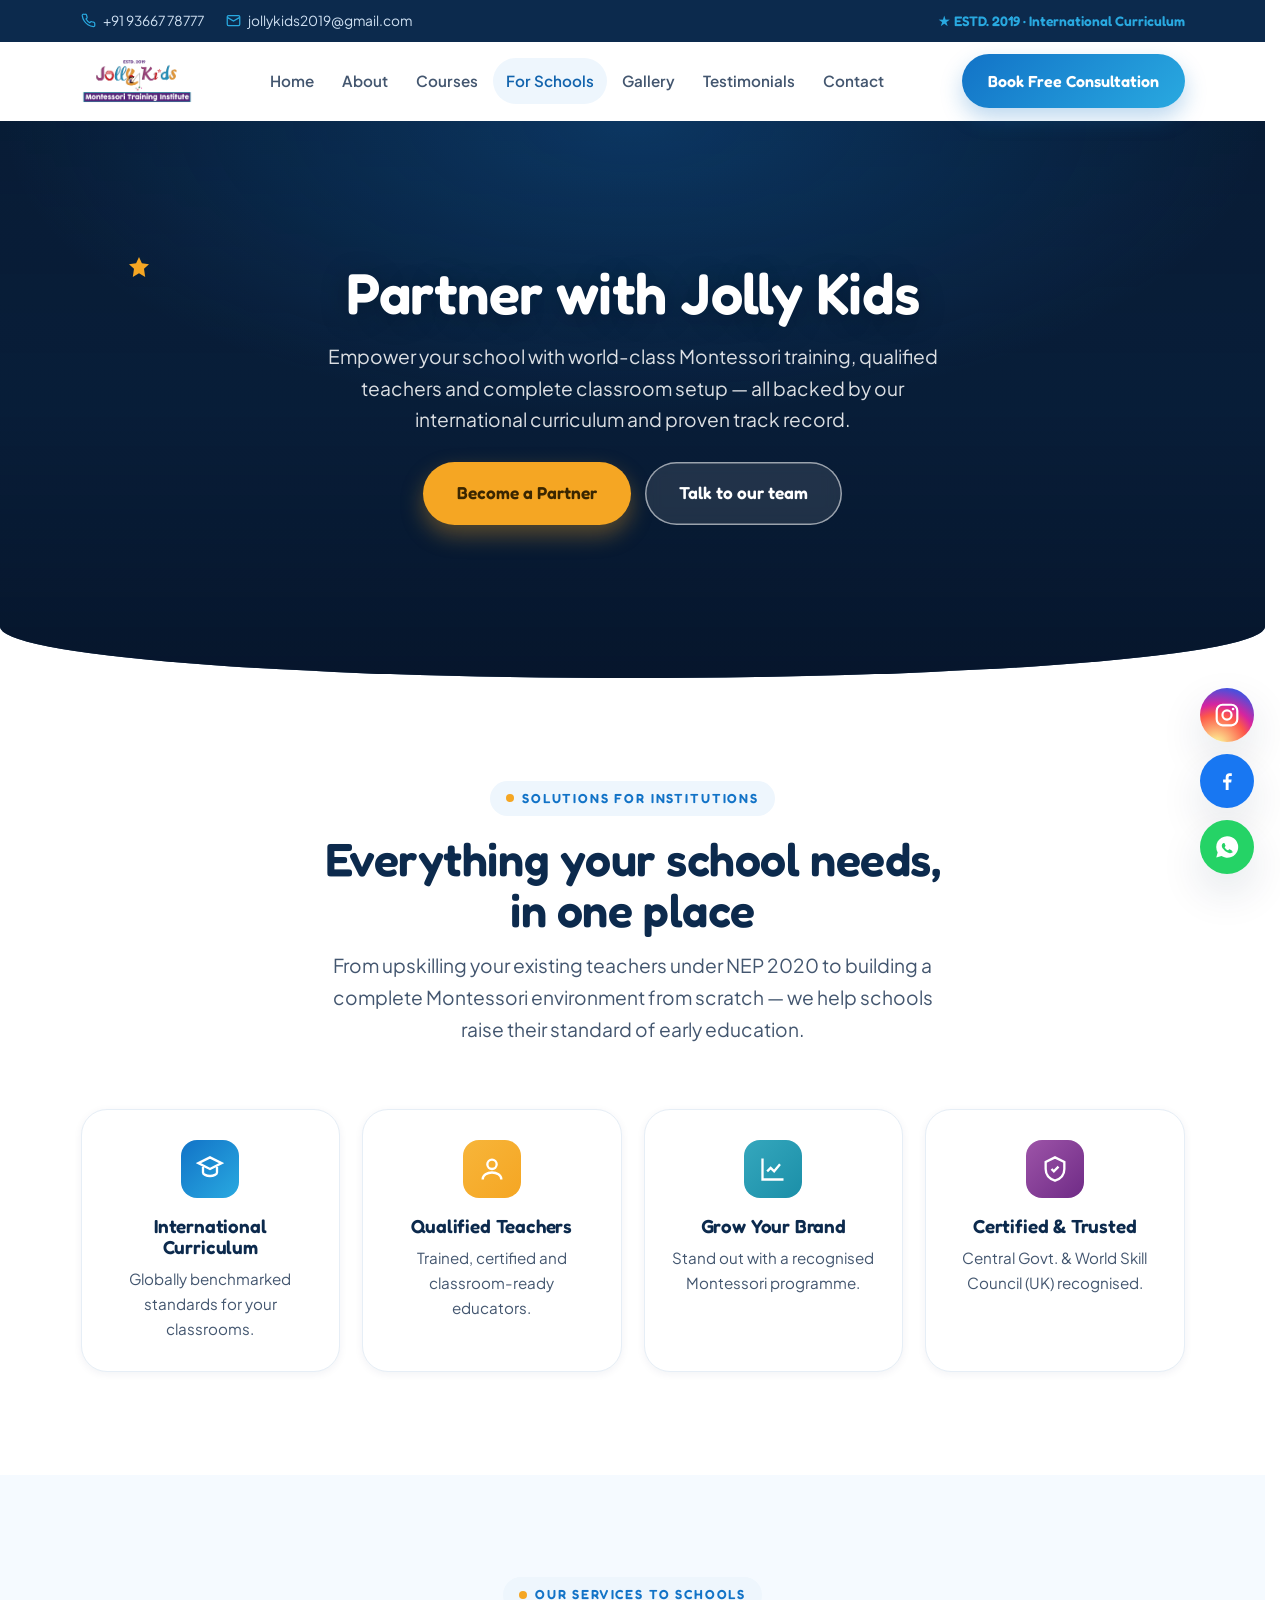
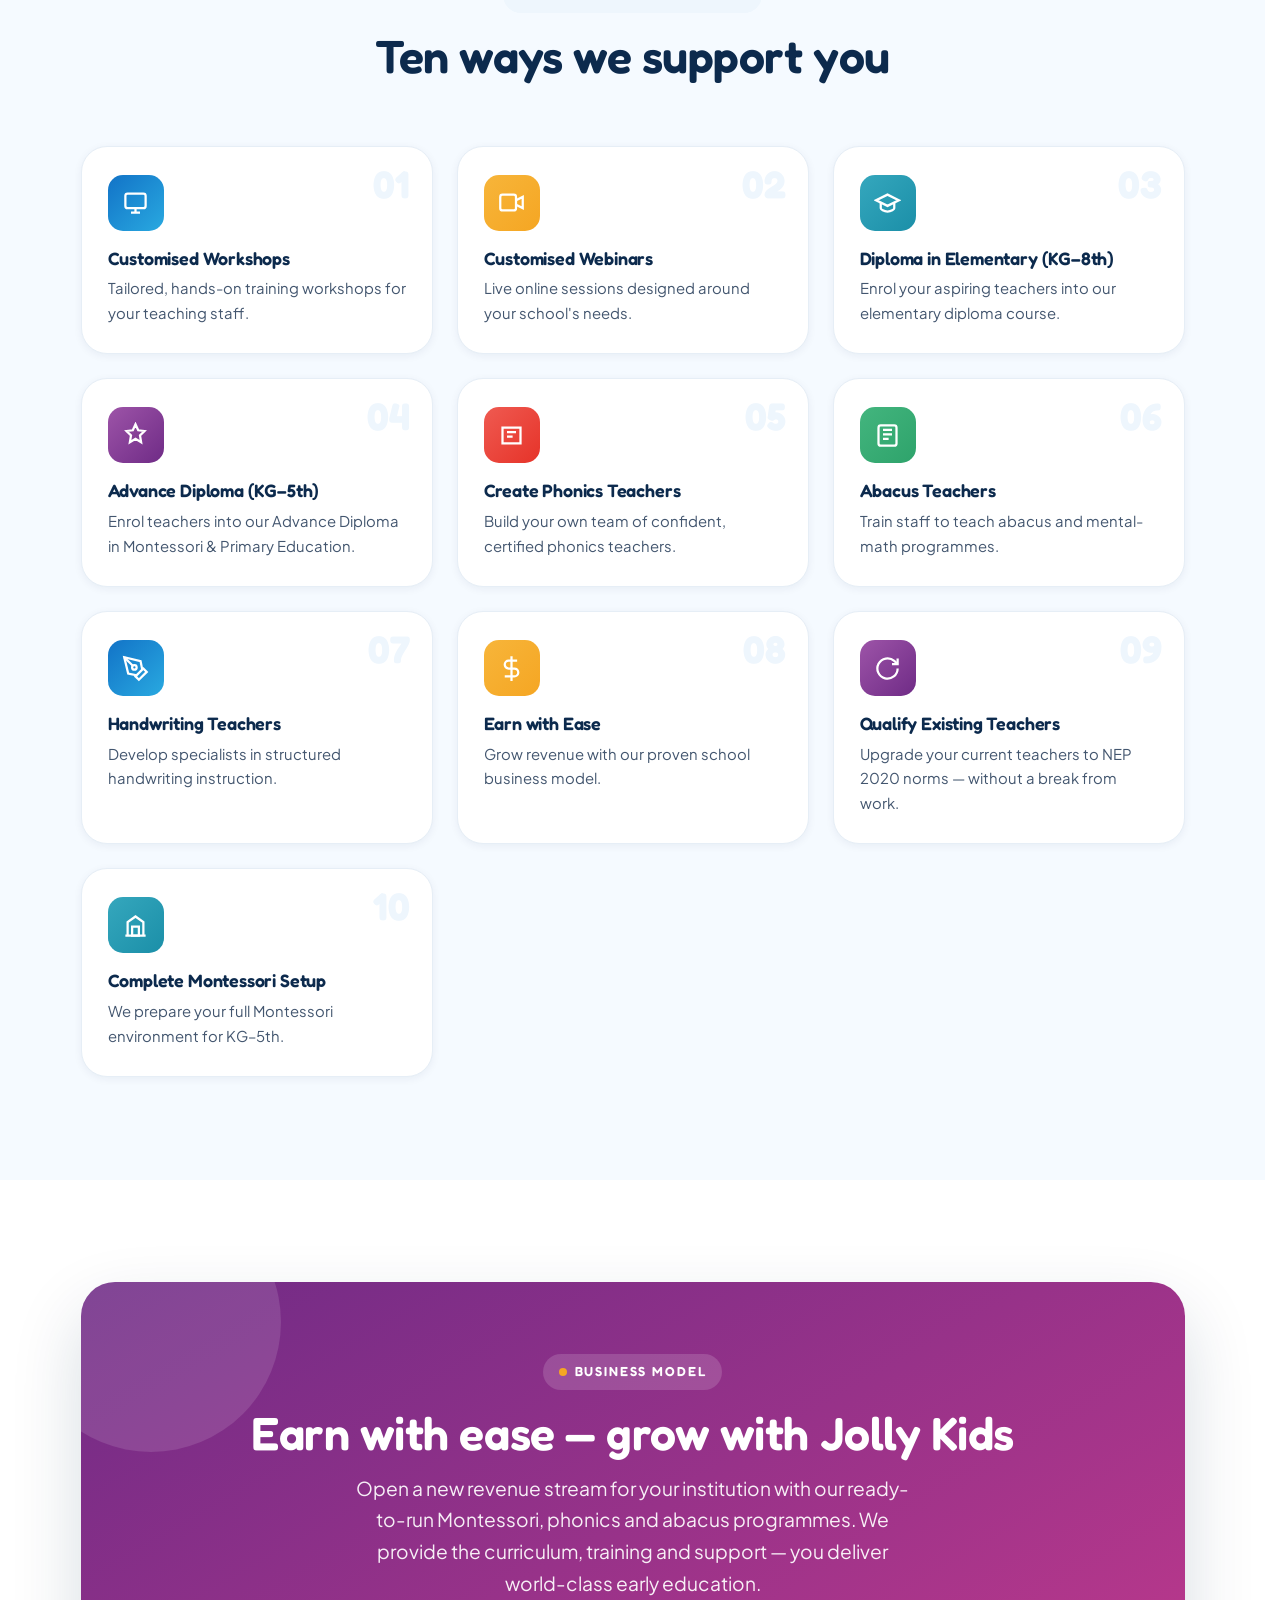
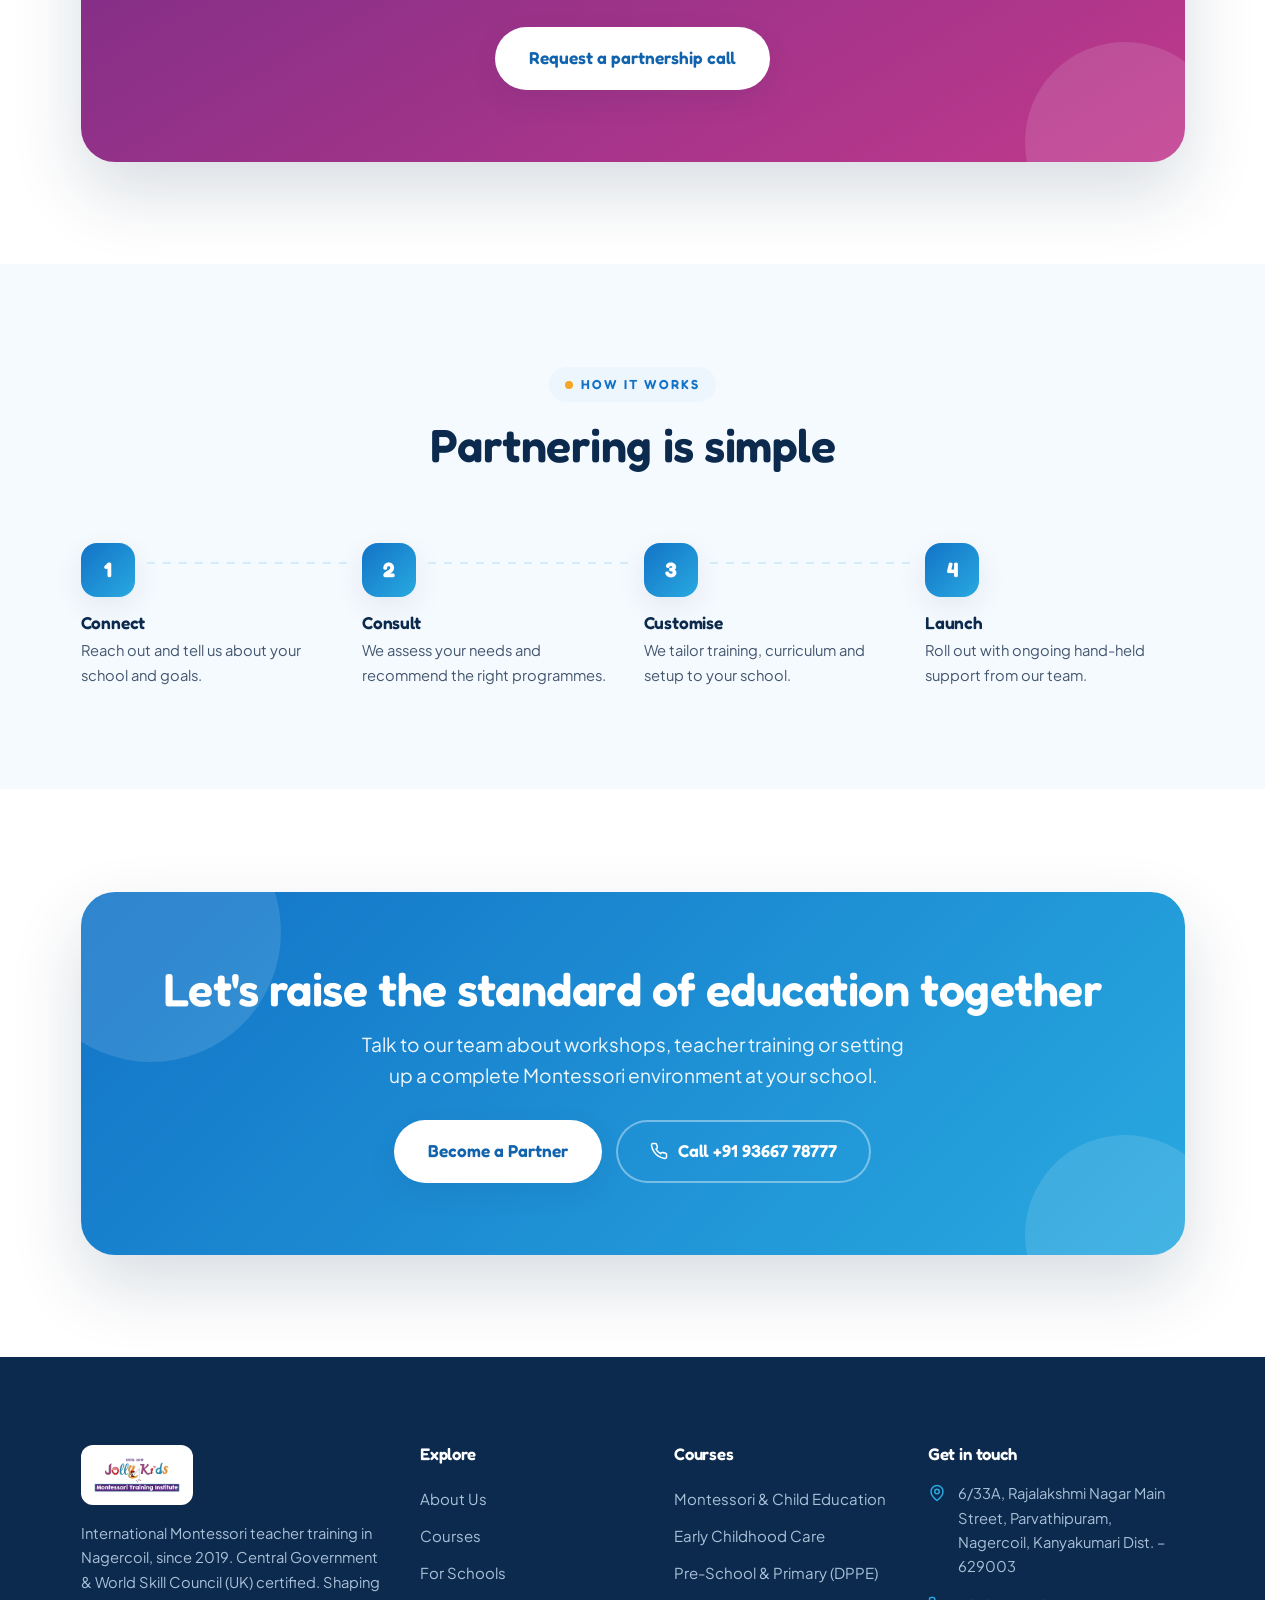
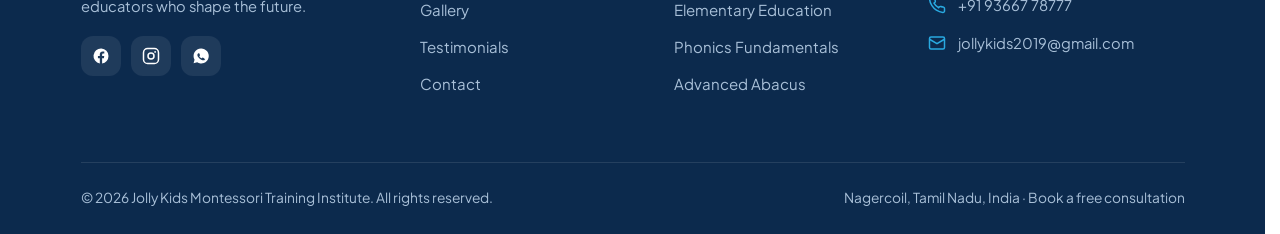
<file: jolly kid web/for-schools.html>
<!DOCTYPE html>
<html lang="en">
<head>
  <meta charset="UTF-8" />
  <meta name="viewport" content="width=device-width, initial-scale=1.0" />
  <title>For Schools | Partner with Jolly Kids Montessori Training Institute</title>
  <meta name="description" content="Workshops, webinars, teacher qualification (NEP 2020), phonics/abacus/handwriting teacher training, a proven business model, and complete Montessori environment setup for your school." />
  <meta name="theme-color" content="#0c2a4d" />
  <link rel="preconnect" href="https://fonts.googleapis.com" />
  <link rel="preconnect" href="https://fonts.gstatic.com" crossorigin />
  <link href="https://fonts.googleapis.com/css2?family=Fredoka:wght@400;500;600;700&family=Plus+Jakarta+Sans:wght@400;500;600;700&display=swap" rel="stylesheet" />
  <link rel="stylesheet" href="assets/css/styles.css?v=23" />
  <link rel="icon" type="image/svg+xml" href="assets/images/favicon.svg" />
  <link rel="apple-touch-icon" href="assets/images/favicon.svg" />
  <link rel="canonical" href="https://www.jollykidsmontngl.com/for-schools.html" />
  <meta property="og:type" content="website" />
  <meta property="og:site_name" content="Jolly Kids Montessori Training Institute" />
  <meta property="og:title" content="For Schools | Partner with Jolly Kids Montessori Training Institute" />
  <meta property="og:description" content="Workshops, webinars, teacher qualification (NEP 2020), phonics/abacus training, a proven business model, and complete Montessori environment setup for your school." />
  <meta property="og:url" content="https://www.jollykidsmontngl.com/for-schools.html" />
  <meta property="og:image" content="https://www.jollykidsmontngl.com/assets/images/og-image.jpg" />
  <meta name="twitter:card" content="summary_large_image" />
</head>
<body>

  <!-- ============ TOP BAR ============ -->
  <div class="topbar">
    <div class="container topbar__inner">
      <div class="topbar__contact">
        <a href="tel:+919366778777"><svg class="ico" viewBox="0 0 24 24" fill="none" stroke="currentColor" stroke-width="2"><path d="M22 16.9v3a2 2 0 0 1-2.2 2 19.8 19.8 0 0 1-8.6-3.1 19.5 19.5 0 0 1-6-6A19.8 19.8 0 0 1 2 4.2 2 2 0 0 1 4 2h3a2 2 0 0 1 2 1.7c.1.9.4 1.8.7 2.7a2 2 0 0 1-.5 2.1L8 9.6a16 16 0 0 0 6 6l1.1-1.1a2 2 0 0 1 2.1-.5c.9.3 1.8.6 2.7.7A2 2 0 0 1 22 16.9Z"/></svg> +91 93667 78777</a>
        <a href="mailto:jollykids2019@gmail.com" class="hide-sm"><svg class="ico" viewBox="0 0 24 24" fill="none" stroke="currentColor" stroke-width="2"><rect x="2" y="4" width="20" height="16" rx="2"/><path d="m22 7-10 6L2 7"/></svg> jollykids2019@gmail.com</a>
      </div>
      <span class="topbar__tag">★ ESTD. 2019 · International Curriculum</span>
    </div>
  </div>

  <!-- ============ HEADER ============ -->
  <header class="header" id="header">
    <div class="container nav">
      <a href="index.html" class="brand" aria-label="Jolly Kids Montessori Training Institute">
        <img src="assets/images/logo.png" alt="Jolly Kids Montessori Training Institute" onerror="this.style.display='none';this.nextElementSibling.style.display='flex'">
        <span class="brand__fallback" style="display:none">Jolly Kids<small>MONTESSORI TRAINING INSTITUTE</small></span>
      </a>
      <nav class="nav__links" id="navLinks">
        <a href="index.html">Home</a>
        <a href="about.html">About</a>
        <a href="courses.html">Courses</a>
        <a href="for-schools.html" class="active">For Schools</a>
        <a href="gallery.html">Gallery</a>
        <a href="testimonials.html">Testimonials</a>
        <a href="contact.html">Contact</a>
      </nav>
      <div class="nav__cta">
        <a href="contact.html" class="btn btn--grad">Book Free Consultation</a>
        <button class="nav__toggle" id="navToggle" aria-label="Open menu" aria-expanded="false"><span></span></button>
      </div>
    </div>
  </header>

  <main>
    <!-- ============ PAGE HERO ============ -->
    <section class="page-hero">
      <div class="page-hero-bg" aria-hidden="true">
        <img class="page-hero-bg__slide" src="assets/images/gallery/p12.jpg" srcset="assets/images/gallery/sm/p12.jpg 800w, assets/images/gallery/p12.jpg 1600w" sizes="100vw" alt="" decoding="async" fetchpriority="high">
        <img class="page-hero-bg__slide" src="assets/images/gallery/p02.jpg" srcset="assets/images/gallery/sm/p02.jpg 800w, assets/images/gallery/p02.jpg 1600w" sizes="100vw" alt="" decoding="async" fetchpriority="low">
        <img class="page-hero-bg__slide" src="assets/images/gallery/p14.jpg" srcset="assets/images/gallery/sm/p14.jpg 800w, assets/images/gallery/p14.jpg 1600w" sizes="100vw" alt="" decoding="async" fetchpriority="low">
      </div>
      <div class="page-hero-scrim" aria-hidden="true"></div>
      <svg class="star star--a" viewBox="0 0 24 24" fill="currentColor"><path d="m12 2 2.9 6.3L22 9.2l-5 4.6L18.2 22 12 18.3 5.8 22 7 13.8l-5-4.6 7.1-.9L12 2Z"/></svg>
      <svg class="star star--b" viewBox="0 0 24 24" fill="currentColor"><path d="m12 2 2.9 6.3L22 9.2l-5 4.6L18.2 22 12 18.3 5.8 22 7 13.8l-5-4.6 7.1-.9L12 2Z"/></svg>
      <div class="container">
        <h1 data-reveal>Partner with Jolly Kids</h1>
        <p class="lead" data-reveal data-delay="1">Empower your school with world-class Montessori training, qualified teachers and complete classroom setup — all backed by our international curriculum and proven track record.</p>
        <div class="cta-band__actions" style="justify-content:center;margin-top:26px">
          <a href="contact.html" class="btn btn--lg btn--accent">Become a Partner</a>
          <a href="tel:+919366778777" class="btn btn--lg btn--glass">Talk to our team</a>
        </div>
      </div>
    </section>

    <!-- ============ INTRO ============ -->
    <section class="section">
      <div class="container section-head" data-reveal>
        <div class="eyebrow">Solutions for institutions</div>
        <h2 class="h-lg">Everything your school needs, in one place</h2>
        <p class="lead">From upskilling your existing teachers under NEP 2020 to building a complete Montessori environment from scratch — we help schools raise their standard of early education.</p>
      </div>
      <div class="container">
        <div class="grid-4">
          <div class="feature center" data-reveal><div class="feature__ico bg-blue" style="margin-inline:auto"><svg viewBox="0 0 24 24" fill="none" stroke="currentColor" stroke-width="2"><path d="M12 2 2 7l10 5 10-5-10-5Z"/><path d="M6 10v5c0 1.5 2.7 3 6 3s6-1.5 6-3v-5"/></svg></div><h3>International Curriculum</h3><p>Globally benchmarked standards for your classrooms.</p></div>
          <div class="feature center" data-reveal data-delay="1"><div class="feature__ico bg-orange" style="margin-inline:auto"><svg viewBox="0 0 24 24" fill="none" stroke="currentColor" stroke-width="2"><circle cx="12" cy="8" r="4"/><path d="M4 21c0-4 4-6 8-6s8 2 8 6"/></svg></div><h3>Qualified Teachers</h3><p>Trained, certified and classroom-ready educators.</p></div>
          <div class="feature center" data-reveal data-delay="2"><div class="feature__ico bg-teal" style="margin-inline:auto"><svg viewBox="0 0 24 24" fill="none" stroke="currentColor" stroke-width="2"><path d="M3 3v18h18"/><path d="m7 14 3-3 3 3 5-6"/></svg></div><h3>Grow Your Brand</h3><p>Stand out with a recognised Montessori programme.</p></div>
          <div class="feature center" data-reveal data-delay="3"><div class="feature__ico bg-purple" style="margin-inline:auto"><svg viewBox="0 0 24 24" fill="none" stroke="currentColor" stroke-width="2"><path d="M12 2 4 6v6c0 5 3.4 8.5 8 10 4.6-1.5 8-5 8-10V6l-8-4Z"/><path d="m9 12 2 2 4-4"/></svg></div><h3>Certified &amp; Trusted</h3><p>Central Govt. &amp; World Skill Council (UK) recognised.</p></div>
        </div>
      </div>
    </section>

    <!-- ============ SERVICES ============ -->
    <section class="section section--tint">
      <div class="container">
        <div class="section-head" data-reveal>
          <div class="eyebrow">Our services to schools</div>
          <h2 class="h-lg">Ten ways we support you</h2>
        </div>
        <div class="grid-3">
          <div class="service" data-reveal><span class="service__n">01</span><div class="service__ico bg-blue"><svg viewBox="0 0 24 24" fill="none" stroke="currentColor" stroke-width="2"><rect x="3" y="4" width="18" height="13" rx="2"/><path d="M8 21h8M12 17v4"/></svg></div><h3>Customised Workshops</h3><p>Tailored, hands-on training workshops for your teaching staff.</p></div>
          <div class="service" data-reveal data-delay="1"><span class="service__n">02</span><div class="service__ico bg-orange"><svg viewBox="0 0 24 24" fill="none" stroke="currentColor" stroke-width="2"><rect x="2" y="5" width="14" height="14" rx="2"/><path d="m16 10 6-3v10l-6-3"/></svg></div><h3>Customised Webinars</h3><p>Live online sessions designed around your school's needs.</p></div>
          <div class="service" data-reveal data-delay="2"><span class="service__n">03</span><div class="service__ico bg-teal"><svg viewBox="0 0 24 24" fill="none" stroke="currentColor" stroke-width="2"><path d="M22 10 12 5 2 10l10 5 10-5Z"/><path d="M6 12v5c0 1 2.7 3 6 3s6-2 6-3v-5"/></svg></div><h3>Diploma in Elementary (KG–8th)</h3><p>Enrol your aspiring teachers into our elementary diploma course.</p></div>
          <div class="service" data-reveal><span class="service__n">04</span><div class="service__ico bg-purple"><svg viewBox="0 0 24 24" fill="none" stroke="currentColor" stroke-width="2"><path d="m12 2 2.4 5.4L20 8l-4 4 1 6-5-3-5 3 1-6-4-4 5.6-.6L12 2Z"/></svg></div><h3>Advance Diploma (KG–5th)</h3><p>Enrol teachers into our Advance Diploma in Montessori &amp; Primary Education.</p></div>
          <div class="service" data-reveal data-delay="1"><span class="service__n">05</span><div class="service__ico bg-red"><svg viewBox="0 0 24 24" fill="none" stroke="currentColor" stroke-width="2"><path d="M4 5h16v14H4zM8 9h8M8 13h5"/></svg></div><h3>Create Phonics Teachers</h3><p>Build your own team of confident, certified phonics teachers.</p></div>
          <div class="service" data-reveal data-delay="2"><span class="service__n">06</span><div class="service__ico bg-green"><svg viewBox="0 0 24 24" fill="none" stroke="currentColor" stroke-width="2"><rect x="4" y="3" width="16" height="18" rx="2"/><path d="M8 7h8M8 11h8M8 15h5"/></svg></div><h3>Abacus Teachers</h3><p>Train staff to teach abacus and mental-math programmes.</p></div>
          <div class="service" data-reveal><span class="service__n">07</span><div class="service__ico bg-blue"><svg viewBox="0 0 24 24" fill="none" stroke="currentColor" stroke-width="2"><path d="M12 19l7-7 3 3-7 7-3-3zM18 13l-1.5-7.5L2 2l3.5 14.5L13 18z"/><path d="m2 2 7.586 7.586"/><circle cx="11" cy="11" r="2"/></svg></div><h3>Handwriting Teachers</h3><p>Develop specialists in structured handwriting instruction.</p></div>
          <div class="service" data-reveal data-delay="1"><span class="service__n">08</span><div class="service__ico bg-orange"><svg viewBox="0 0 24 24" fill="none" stroke="currentColor" stroke-width="2"><path d="M12 1v22M17 5H9.5a3.5 3.5 0 0 0 0 7h5a3.5 3.5 0 0 1 0 7H6"/></svg></div><h3>Earn with Ease</h3><p>Grow revenue with our proven school business model.</p></div>
          <div class="service" data-reveal data-delay="2"><span class="service__n">09</span><div class="service__ico bg-purple"><svg viewBox="0 0 24 24" fill="none" stroke="currentColor" stroke-width="2"><path d="M21 12a9 9 0 1 1-3-6.7L21 8"/><path d="M21 3v5h-5"/></svg></div><h3>Qualify Existing Teachers</h3><p>Upgrade your current teachers to NEP 2020 norms — without a break from work.</p></div>
          <div class="service" data-reveal><span class="service__n">10</span><div class="service__ico bg-teal"><svg viewBox="0 0 24 24" fill="none" stroke="currentColor" stroke-width="2"><path d="M3 21h18M5 21V9l7-5 7 5v12"/><rect x="9" y="13" width="6" height="8"/></svg></div><h3>Complete Montessori Setup</h3><p>We prepare your full Montessori environment for KG–5th.</p></div>
        </div>
      </div>
    </section>

    <!-- ============ EARN WITH EASE (highlight) ============ -->
    <section class="section">
      <div class="container">
        <div class="cta-band" style="background:linear-gradient(150deg,var(--purple-deep),var(--magenta))" data-reveal="zoom">
          <div class="eyebrow" style="background:rgba(255,255,255,.15);color:#fff">Business model</div>
          <h2 class="h-lg">Earn with ease — grow with Jolly Kids</h2>
          <p class="lead">Open a new revenue stream for your institution with our ready-to-run Montessori, phonics and abacus programmes. We provide the curriculum, training and support — you deliver world-class early education.</p>
          <div class="cta-band__actions">
            <a href="contact.html" class="btn btn--lg btn--white">Request a partnership call</a>
          </div>
        </div>
      </div>
    </section>

    <!-- ============ HOW IT WORKS ============ -->
    <section class="section section--tint">
      <div class="container">
        <div class="section-head" data-reveal>
          <div class="eyebrow">How it works</div>
          <h2 class="h-lg">Partnering is simple</h2>
        </div>
        <div class="steps">
          <div class="step" data-reveal><div class="step__n">1</div><h3>Connect</h3><p>Reach out and tell us about your school and goals.</p></div>
          <div class="step" data-reveal data-delay="1"><div class="step__n">2</div><h3>Consult</h3><p>We assess your needs and recommend the right programmes.</p></div>
          <div class="step" data-reveal data-delay="2"><div class="step__n">3</div><h3>Customise</h3><p>We tailor training, curriculum and setup to your school.</p></div>
          <div class="step" data-reveal data-delay="3"><div class="step__n">4</div><h3>Launch</h3><p>Roll out with ongoing hand-held support from our team.</p></div>
        </div>
      </div>
    </section>

    <!-- ============ CTA BAND ============ -->
    <section class="section">
      <div class="container">
        <div class="cta-band" data-reveal="zoom">
          <h2 class="h-lg">Let's raise the standard of education together</h2>
          <p class="lead">Talk to our team about workshops, teacher training or setting up a complete Montessori environment at your school.</p>
          <div class="cta-band__actions">
            <a href="contact.html" class="btn btn--lg btn--white">Become a Partner</a>
            <a href="tel:+919366778777" class="btn btn--lg btn--outline-light"><svg class="ico" viewBox="0 0 24 24" fill="none" stroke="currentColor" stroke-width="2"><path d="M22 16.9v3a2 2 0 0 1-2.2 2 19.8 19.8 0 0 1-8.6-3.1 19.5 19.5 0 0 1-6-6A19.8 19.8 0 0 1 2 4.2 2 2 0 0 1 4 2h3a2 2 0 0 1 2 1.7c.1.9.4 1.8.7 2.7a2 2 0 0 1-.5 2.1L8 9.6a16 16 0 0 0 6 6l1.1-1.1a2 2 0 0 1 2.1-.5c.9.3 1.8.6 2.7.7A2 2 0 0 1 22 16.9Z"/></svg> Call +91 93667 78777</a>
          </div>
        </div>
      </div>
    </section>
  </main>

  <!-- ============ FOOTER ============ -->
  <footer class="footer">
    <div class="container">
      <div class="footer__grid">
        <div class="footer__brand">
          <img src="assets/images/logo.png" alt="Jolly Kids Montessori Training Institute" onerror="this.style.display='none'">
          <p>International Montessori teacher training in Nagercoil, since 2019. Central Government &amp; World Skill Council (UK) certified. Shaping educators who shape the future.</p>
          <div class="footer__socials">
            <a href="https://www.facebook.com/jollykidsmontngl/" target="_blank" rel="noopener" aria-label="Facebook"><svg viewBox="0 0 24 24" fill="currentColor"><path d="M22 12a10 10 0 1 0-11.6 9.9v-7H7.9V12h2.5V9.8c0-2.5 1.5-3.9 3.8-3.9 1.1 0 2.2.2 2.2.2v2.5h-1.3c-1.2 0-1.6.8-1.6 1.6V12h2.8l-.4 2.9h-2.4v7A10 10 0 0 0 22 12Z"/></svg></a>
            <a href="https://www.instagram.com/jollykidsmontngl/" target="_blank" rel="noopener" aria-label="Instagram"><svg viewBox="0 0 24 24" fill="none" stroke="currentColor" stroke-width="2"><rect x="2" y="2" width="20" height="20" rx="5.5"/><circle cx="12" cy="12" r="4"/><circle cx="17.5" cy="6.5" r="1.2" fill="currentColor" stroke="none"/></svg></a>
            <a href="https://wa.me/919366778777" target="_blank" rel="noopener" aria-label="WhatsApp"><svg viewBox="0 0 24 24" fill="currentColor"><path d="M12 2a10 10 0 0 0-8.6 15l-1.3 4.7 4.8-1.3A10 10 0 1 0 12 2Zm5.8 14.2c-.2.7-1.4 1.3-2 1.4-.5.1-1.2.1-1.9-.1-.4-.1-1-.3-1.7-.6a10 10 0 0 1-4-3.5c-.3-.4-1-1.3-1-2.6 0-1.2.6-1.8.9-2.1a1 1 0 0 1 .7-.3h.5c.2 0 .4 0 .6.5l.7 1.7c.1.2.1.4 0 .5l-.3.5-.3.3c-.2.2-.3.3-.1.6.4.7.9 1.3 1.5 1.8.6.4 1 .6 1.3.7.2.1.4.1.5-.1l.6-.7c.2-.2.3-.2.6-.1l1.6.8c.3.1.4.2.5.3.1.2.1.6-.1 1.1Z"/></svg></a>
          </div>
        </div>
        <div>
          <h4>Explore</h4>
          <div class="footer__links"><a href="about.html">About Us</a><a href="courses.html">Courses</a><a href="for-schools.html">For Schools</a><a href="gallery.html">Gallery</a><a href="testimonials.html">Testimonials</a><a href="contact.html">Contact</a></div>
        </div>
        <div>
          <h4>Courses</h4>
          <div class="footer__links"><a href="courses.html">Montessori &amp; Child Education</a><a href="courses.html">Early Childhood Care</a><a href="courses.html">Pre-School &amp; Primary (DPPE)</a><a href="courses.html">Elementary Education</a><a href="courses.html">Phonics Fundamentals</a><a href="courses.html">Advanced Abacus</a></div>
        </div>
        <div>
          <h4>Get in touch</h4>
          <ul class="footer__contact">
            <li><svg viewBox="0 0 24 24" fill="none" stroke="currentColor" stroke-width="2"><path d="M20 10c0 6-8 12-8 12s-8-6-8-12a8 8 0 0 1 16 0Z"/><circle cx="12" cy="10" r="3"/></svg><span>6/33A, Rajalakshmi Nagar Main Street, Parvathipuram, Nagercoil, Kanyakumari Dist. – 629003</span></li>
            <li><svg viewBox="0 0 24 24" fill="none" stroke="currentColor" stroke-width="2"><path d="M22 16.9v3a2 2 0 0 1-2.2 2 19.8 19.8 0 0 1-8.6-3.1 19.5 19.5 0 0 1-6-6A19.8 19.8 0 0 1 2 4.2 2 2 0 0 1 4 2h3a2 2 0 0 1 2 1.7c.1.9.4 1.8.7 2.7a2 2 0 0 1-.5 2.1L8 9.6a16 16 0 0 0 6 6l1.1-1.1a2 2 0 0 1 2.1-.5c.9.3 1.8.6 2.7.7A2 2 0 0 1 22 16.9Z"/></svg><span><a href="tel:+919366778777">+91 93667 78777</a></span></li>
            <li><svg viewBox="0 0 24 24" fill="none" stroke="currentColor" stroke-width="2"><rect x="2" y="4" width="20" height="16" rx="2"/><path d="m22 7-10 6L2 7"/></svg><span><a href="mailto:jollykids2019@gmail.com">jollykids2019@gmail.com</a></span></li>
          </ul>
        </div>
      </div>
      <div class="footer__bottom">
        <span>© <span id="year"></span> Jolly Kids Montessori Training Institute. All rights reserved.</span>
        <span>Nagercoil, Tamil Nadu, India · <a href="contact.html">Book a free consultation</a></span>
      </div>
    </div>
  </footer>

  <script src="assets/js/main.js?v=10"></script>
</body>
</html>
</file>
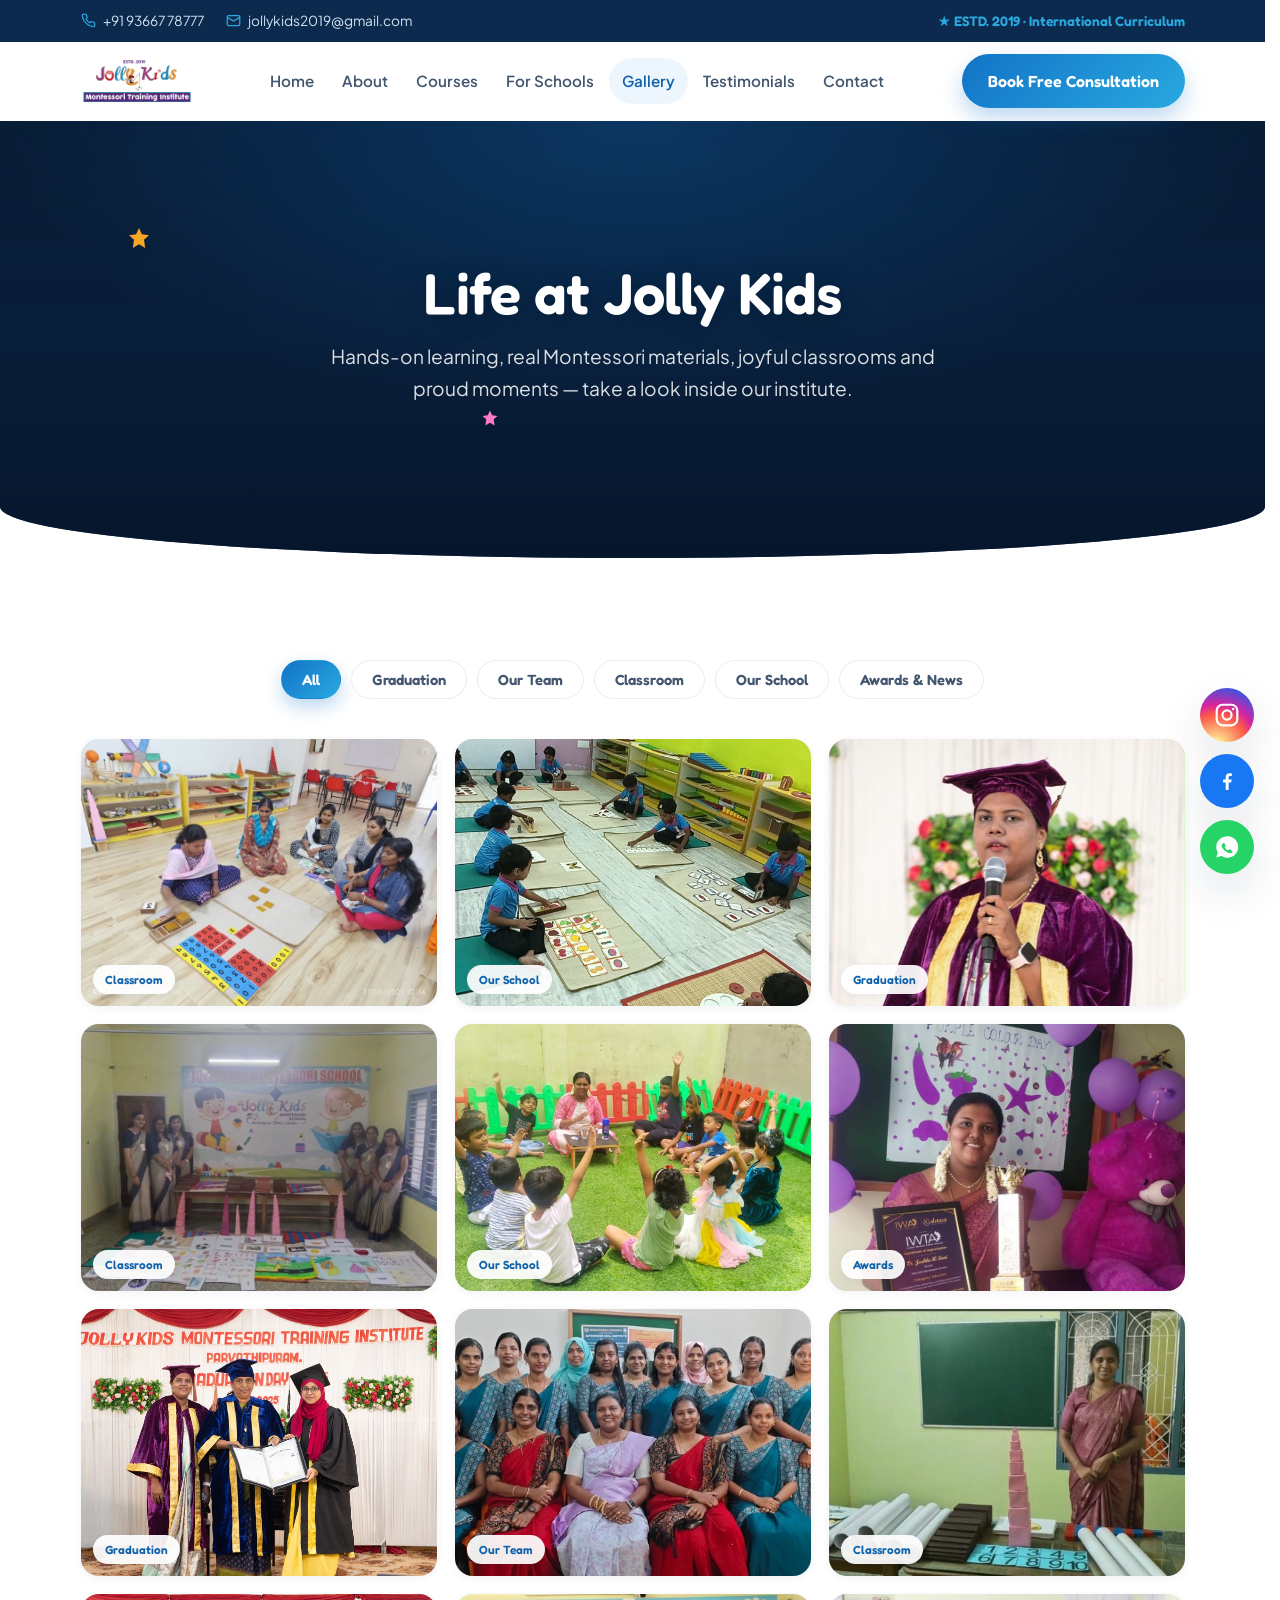
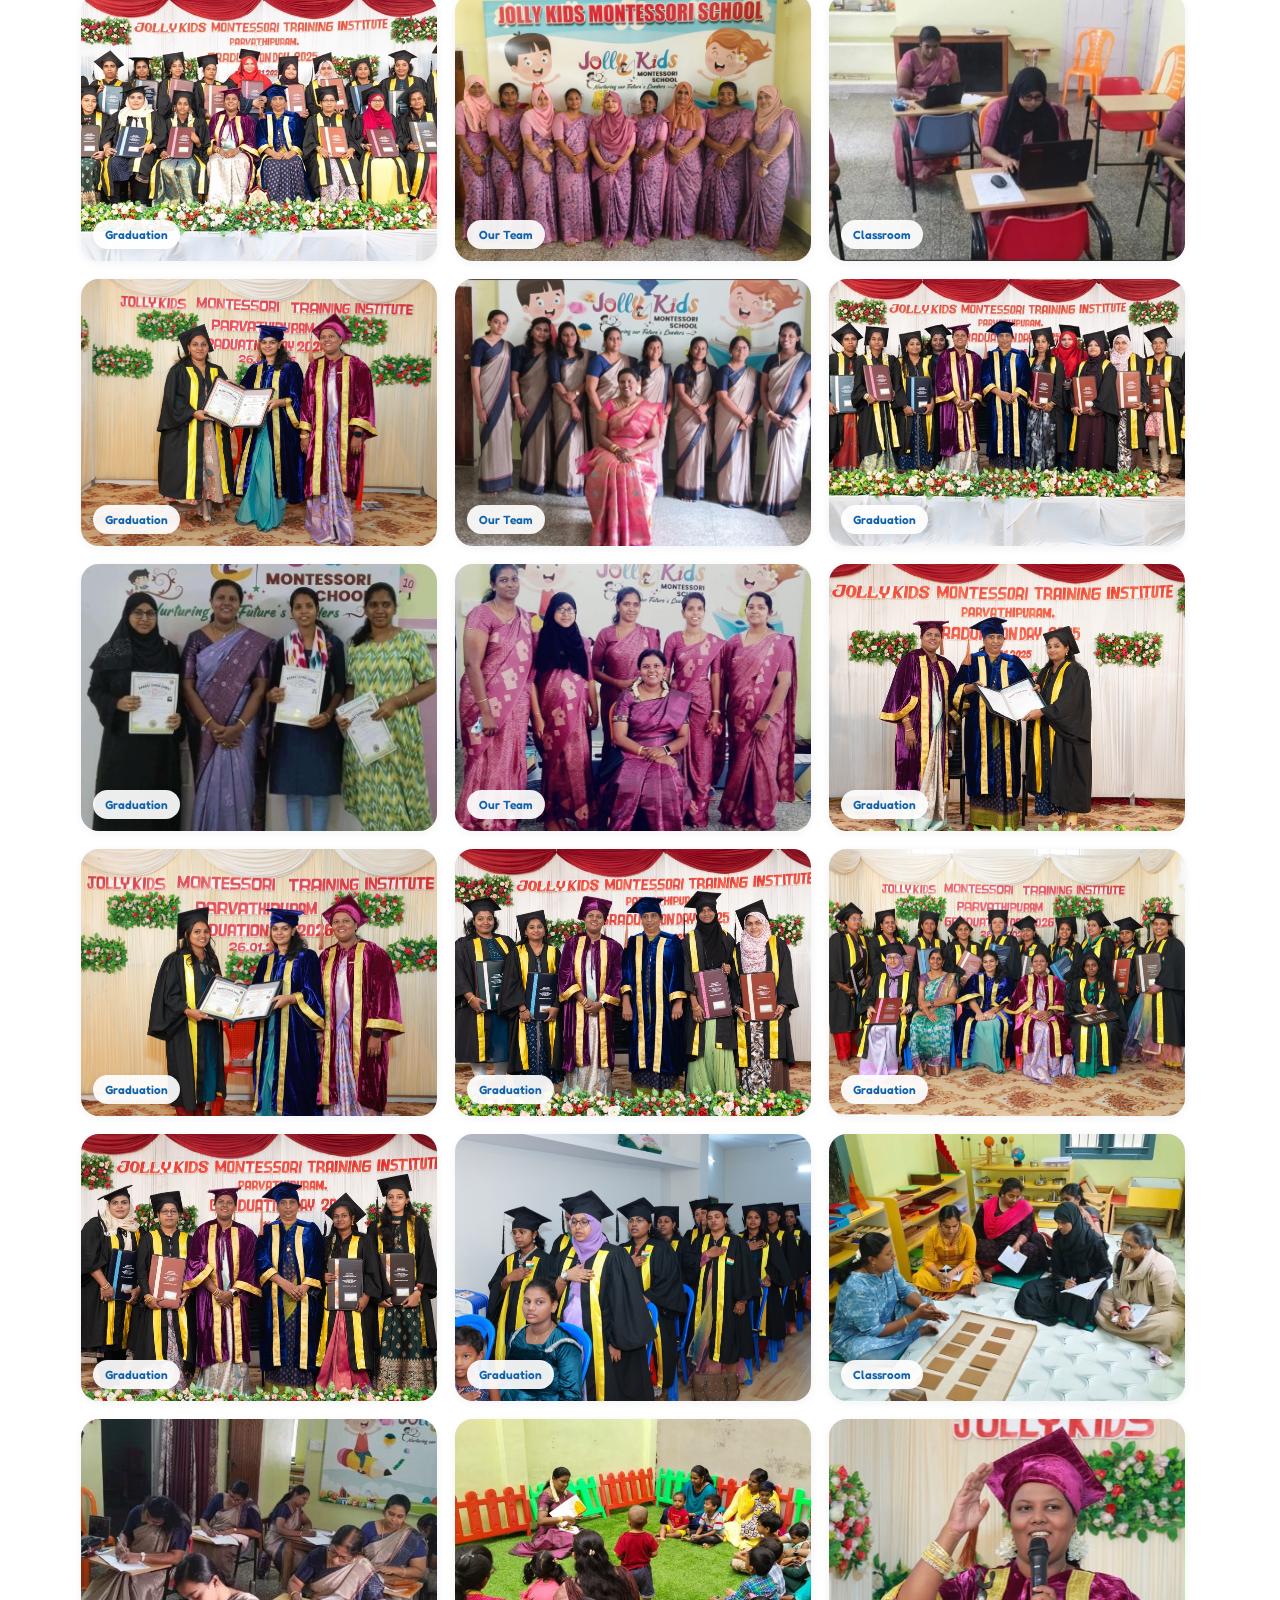
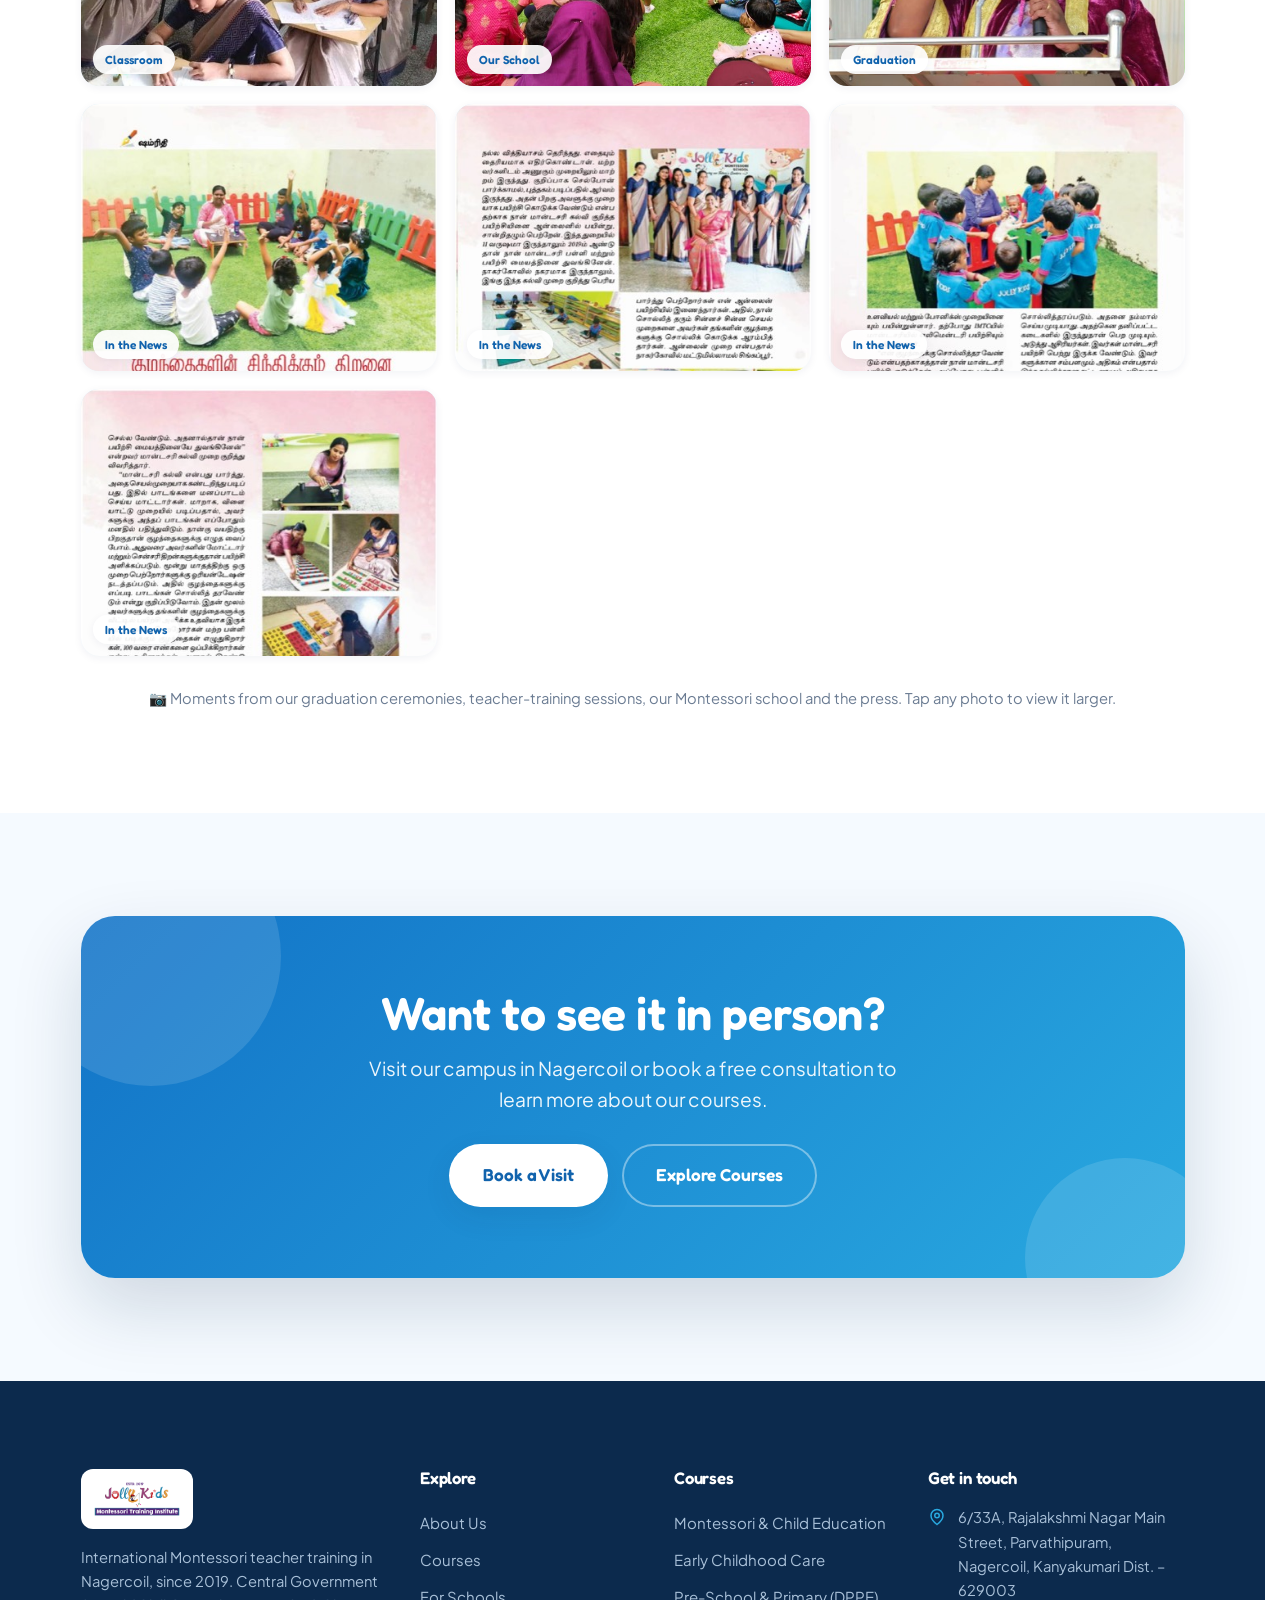
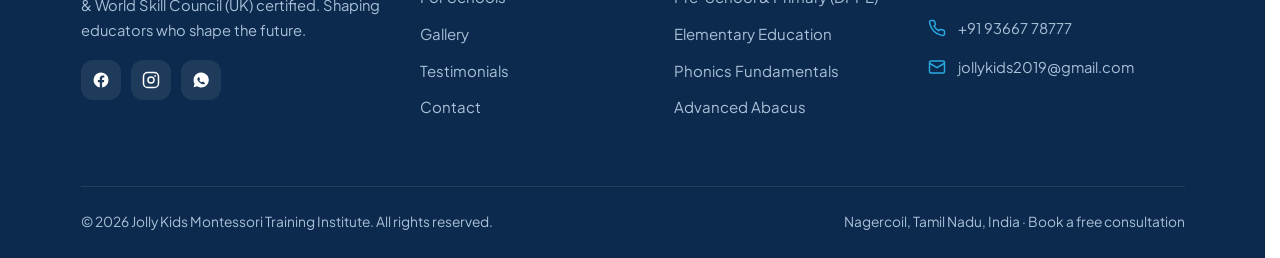
<file: jolly kid web/gallery.html>
<!DOCTYPE html>
<html lang="en">
<head>
  <meta charset="UTF-8" />
  <meta name="viewport" content="width=device-width, initial-scale=1.0" />
  <title>Gallery | Jolly Kids Montessori Training Institute</title>
  <meta name="description" content="Inside Jolly Kids Montessori Training Institute — classes, hands-on materials, events, award ceremonies and graduations." />
  <meta name="theme-color" content="#0c2a4d" />
  <link rel="preconnect" href="https://fonts.googleapis.com" />
  <link rel="preconnect" href="https://fonts.gstatic.com" crossorigin />
  <link href="https://fonts.googleapis.com/css2?family=Fredoka:wght@400;500;600;700&family=Plus+Jakarta+Sans:wght@400;500;600;700&display=swap" rel="stylesheet" />
  <link rel="stylesheet" href="assets/css/styles.css?v=23" />
  <link rel="icon" type="image/svg+xml" href="assets/images/favicon.svg" />
  <link rel="apple-touch-icon" href="assets/images/favicon.svg" />
  <link rel="canonical" href="https://www.jollykidsmontngl.com/gallery.html" />
  <meta property="og:type" content="website" />
  <meta property="og:site_name" content="Jolly Kids Montessori Training Institute" />
  <meta property="og:title" content="Gallery | Jolly Kids Montessori Training Institute" />
  <meta property="og:description" content="Inside Jolly Kids Montessori Training Institute — classes, hands-on materials, events, award ceremonies and graduations." />
  <meta property="og:url" content="https://www.jollykidsmontngl.com/gallery.html" />
  <meta property="og:image" content="https://www.jollykidsmontngl.com/assets/images/og-image.jpg" />
  <meta name="twitter:card" content="summary_large_image" />
</head>
<body>

  <!-- ============ TOP BAR ============ -->
  <div class="topbar">
    <div class="container topbar__inner">
      <div class="topbar__contact">
        <a href="tel:+919366778777"><svg class="ico" viewBox="0 0 24 24" fill="none" stroke="currentColor" stroke-width="2"><path d="M22 16.9v3a2 2 0 0 1-2.2 2 19.8 19.8 0 0 1-8.6-3.1 19.5 19.5 0 0 1-6-6A19.8 19.8 0 0 1 2 4.2 2 2 0 0 1 4 2h3a2 2 0 0 1 2 1.7c.1.9.4 1.8.7 2.7a2 2 0 0 1-.5 2.1L8 9.6a16 16 0 0 0 6 6l1.1-1.1a2 2 0 0 1 2.1-.5c.9.3 1.8.6 2.7.7A2 2 0 0 1 22 16.9Z"/></svg> +91 93667 78777</a>
        <a href="mailto:jollykids2019@gmail.com" class="hide-sm"><svg class="ico" viewBox="0 0 24 24" fill="none" stroke="currentColor" stroke-width="2"><rect x="2" y="4" width="20" height="16" rx="2"/><path d="m22 7-10 6L2 7"/></svg> jollykids2019@gmail.com</a>
      </div>
      <span class="topbar__tag">★ ESTD. 2019 · International Curriculum</span>
    </div>
  </div>

  <!-- ============ HEADER ============ -->
  <header class="header" id="header">
    <div class="container nav">
      <a href="index.html" class="brand" aria-label="Jolly Kids Montessori Training Institute">
        <img src="assets/images/logo.png" alt="Jolly Kids Montessori Training Institute" onerror="this.style.display='none';this.nextElementSibling.style.display='flex'">
        <span class="brand__fallback" style="display:none">Jolly Kids<small>MONTESSORI TRAINING INSTITUTE</small></span>
      </a>
      <nav class="nav__links" id="navLinks">
        <a href="index.html">Home</a>
        <a href="about.html">About</a>
        <a href="courses.html">Courses</a>
        <a href="for-schools.html">For Schools</a>
        <a href="gallery.html" class="active">Gallery</a>
        <a href="testimonials.html">Testimonials</a>
        <a href="contact.html">Contact</a>
      </nav>
      <div class="nav__cta">
        <a href="contact.html" class="btn btn--grad">Book Free Consultation</a>
        <button class="nav__toggle" id="navToggle" aria-label="Open menu" aria-expanded="false"><span></span></button>
      </div>
    </div>
  </header>

  <main>
    <!-- ============ PAGE HERO ============ -->
    <section class="page-hero">
      <div class="page-hero-bg" aria-hidden="true">
        <img class="page-hero-bg__slide" src="assets/images/gallery/p05.jpg" srcset="assets/images/gallery/sm/p05.jpg 800w, assets/images/gallery/p05.jpg 1600w" sizes="100vw" alt="" decoding="async" fetchpriority="high">
        <img class="page-hero-bg__slide" src="assets/images/gallery/p04.jpg" srcset="assets/images/gallery/sm/p04.jpg 800w, assets/images/gallery/p04.jpg 1600w" sizes="100vw" alt="" decoding="async" fetchpriority="low">
        <img class="page-hero-bg__slide" src="assets/images/gallery/p08.jpg" srcset="assets/images/gallery/sm/p08.jpg 800w, assets/images/gallery/p08.jpg 1600w" sizes="100vw" alt="" decoding="async" fetchpriority="low">
      </div>
      <div class="page-hero-scrim" aria-hidden="true"></div>
      <svg class="star star--a" viewBox="0 0 24 24" fill="currentColor"><path d="m12 2 2.9 6.3L22 9.2l-5 4.6L18.2 22 12 18.3 5.8 22 7 13.8l-5-4.6 7.1-.9L12 2Z"/></svg>
      <svg class="star star--b" viewBox="0 0 24 24" fill="currentColor"><path d="m12 2 2.9 6.3L22 9.2l-5 4.6L18.2 22 12 18.3 5.8 22 7 13.8l-5-4.6 7.1-.9L12 2Z"/></svg>
      <div class="container">
        <h1 data-reveal>Life at Jolly Kids</h1>
        <p class="lead" data-reveal data-delay="1">Hands-on learning, real Montessori materials, joyful classrooms and proud moments — take a look inside our institute.</p>
      </div>
    </section>

    <!-- ============ GALLERY ============ -->
    <section class="section">
      <div class="container">
        <div class="filter-bar" data-reveal>
          <button class="filter-btn active" data-filter="all">All</button>
          <button class="filter-btn" data-filter="graduation">Graduation</button>
          <button class="filter-btn" data-filter="team">Our Team</button>
          <button class="filter-btn" data-filter="classroom">Classroom</button>
          <button class="filter-btn" data-filter="school">Our School</button>
          <button class="filter-btn" data-filter="news">Awards &amp; News</button>
        </div>

        <div class="gallery-full" data-reveal>
          <a class="gallery__item tag" data-cat="classroom" href="assets/images/gallery/p26.jpg" target="_blank" rel="noopener"><img src="assets/images/gallery/sm/p26.jpg" srcset="assets/images/gallery/sm/p26.jpg 800w, assets/images/gallery/p26.jpg 1600w" sizes="(max-width: 1080px) 50vw, 400px" alt="Trainees practising with Montessori number materials" loading="lazy"><span class="cat-tag">Classroom</span></a>
          <a class="gallery__item tag" data-cat="school" href="assets/images/gallery/p21.jpg" target="_blank" rel="noopener"><img src="assets/images/gallery/sm/p21.jpg" srcset="assets/images/gallery/sm/p21.jpg 800w, assets/images/gallery/p21.jpg 1600w" sizes="(max-width: 1080px) 50vw, 400px" alt="Children working with Montessori materials at Jolly Kids Montessori School" loading="lazy"><span class="cat-tag">Our School</span></a>
          <a class="gallery__item tag" data-cat="graduation" href="assets/images/gallery/p19.jpg" target="_blank" rel="noopener"><img src="assets/images/gallery/sm/p19.jpg" srcset="assets/images/gallery/sm/p19.jpg 800w, assets/images/gallery/p19.jpg 1600w" sizes="(max-width: 1080px) 50vw, 400px" alt="Dr. Joshla L. Soni addressing the graduates" loading="lazy" style="object-position:center 20%"><span class="cat-tag">Graduation</span></a>
          <a class="gallery__item tag" data-cat="classroom" href="assets/images/gallery/p24.jpg" target="_blank" rel="noopener"><img src="assets/images/gallery/sm/p24.jpg" srcset="assets/images/gallery/sm/p24.jpg 800w, assets/images/gallery/p24.jpg 1600w" sizes="(max-width: 1080px) 50vw, 400px" alt="Trainees presenting a Montessori materials exhibition" loading="lazy"><span class="cat-tag">Classroom</span></a>
          <a class="gallery__item tag" data-cat="school" href="assets/images/gallery/p22.jpg" target="_blank" rel="noopener"><img src="assets/images/gallery/sm/p22.jpg" srcset="assets/images/gallery/sm/p22.jpg 800w, assets/images/gallery/p22.jpg 1600w" sizes="(max-width: 1080px) 50vw, 400px" alt="Circle time at Jolly Kids Montessori School" loading="lazy"><span class="cat-tag">Our School</span></a>
          <a class="gallery__item tag" data-cat="news" href="assets/images/gallery/p18.jpg" target="_blank" rel="noopener"><img src="assets/images/gallery/sm/p18.jpg" srcset="assets/images/gallery/sm/p18.jpg 800w, assets/images/gallery/p18.jpg 1600w" sizes="(max-width: 1080px) 50vw, 400px" alt="Dr. Joshla L. Soni with her Indian Women Talent Award" loading="lazy" style="object-position:center 30%"><span class="cat-tag">Awards</span></a>
          <a class="gallery__item tag" data-cat="graduation" href="assets/images/gallery/p01.jpg" target="_blank" rel="noopener"><img src="assets/images/gallery/sm/p01.jpg" srcset="assets/images/gallery/sm/p01.jpg 800w, assets/images/gallery/p01.jpg 1600w" sizes="(max-width: 1080px) 50vw, 400px" alt="Graduation Day at Jolly Kids Montessori Training Institute" loading="lazy"><span class="cat-tag">Graduation</span></a>
          <a class="gallery__item tag" data-cat="team" href="assets/images/gallery/p11.jpg" target="_blank" rel="noopener"><img src="assets/images/gallery/sm/p11.jpg" srcset="assets/images/gallery/sm/p11.jpg 800w, assets/images/gallery/p11.jpg 1600w" sizes="(max-width: 1080px) 50vw, 400px" alt="Jolly Kids Montessori faculty and trainees" loading="lazy"><span class="cat-tag">Our Team</span></a>
          <a class="gallery__item tag" data-cat="classroom" href="assets/images/gallery/p17.jpg" target="_blank" rel="noopener"><img src="assets/images/gallery/sm/p17.jpg" srcset="assets/images/gallery/sm/p17.jpg 800w, assets/images/gallery/p17.jpg 1600w" sizes="(max-width: 1080px) 50vw, 400px" alt="Montessori materials at Jolly Kids Training Institute" loading="lazy"><span class="cat-tag">Classroom</span></a>
          <a class="gallery__item tag" data-cat="graduation" href="assets/images/gallery/p03.jpg" target="_blank" rel="noopener"><img src="assets/images/gallery/sm/p03.jpg" srcset="assets/images/gallery/sm/p03.jpg 800w, assets/images/gallery/p03.jpg 1600w" sizes="(max-width: 1080px) 50vw, 400px" alt="Graduating class at Jolly Kids Montessori Training Institute" loading="lazy"><span class="cat-tag">Graduation</span></a>
          <a class="gallery__item tag" data-cat="team" href="assets/images/gallery/p12.jpg" target="_blank" rel="noopener"><img src="assets/images/gallery/sm/p12.jpg" srcset="assets/images/gallery/sm/p12.jpg 800w, assets/images/gallery/p12.jpg 1600w" sizes="(max-width: 1080px) 50vw, 400px" alt="Jolly Kids Montessori School team" loading="lazy"><span class="cat-tag">Our Team</span></a>
          <a class="gallery__item tag" data-cat="classroom" href="assets/images/gallery/p15.jpg" target="_blank" rel="noopener"><img src="assets/images/gallery/sm/p15.jpg" srcset="assets/images/gallery/sm/p15.jpg 800w, assets/images/gallery/p15.jpg 1600w" sizes="(max-width: 1080px) 50vw, 400px" alt="Montessori teacher training in progress" loading="lazy"><span class="cat-tag">Classroom</span></a>
          <a class="gallery__item tag" data-cat="graduation" href="assets/images/gallery/p08.jpg" target="_blank" rel="noopener"><img src="assets/images/gallery/sm/p08.jpg" srcset="assets/images/gallery/sm/p08.jpg 800w, assets/images/gallery/p08.jpg 1600w" sizes="(max-width: 1080px) 50vw, 400px" alt="Certificate presentation at Jolly Kids graduation" loading="lazy"><span class="cat-tag">Graduation</span></a>
          <a class="gallery__item tag" data-cat="team" href="assets/images/gallery/p13.jpg" target="_blank" rel="noopener"><img src="assets/images/gallery/sm/p13.jpg" srcset="assets/images/gallery/sm/p13.jpg 800w, assets/images/gallery/p13.jpg 1600w" sizes="(max-width: 1080px) 50vw, 400px" alt="Jolly Kids Montessori faculty with founder" loading="lazy"><span class="cat-tag">Our Team</span></a>
          <a class="gallery__item tag" data-cat="graduation" href="assets/images/gallery/p05.jpg" target="_blank" rel="noopener"><img src="assets/images/gallery/sm/p05.jpg" srcset="assets/images/gallery/sm/p05.jpg 800w, assets/images/gallery/p05.jpg 1600w" sizes="(max-width: 1080px) 50vw, 400px" alt="Graduates at Jolly Kids Montessori Training Institute" loading="lazy"><span class="cat-tag">Graduation</span></a>
          <a class="gallery__item tag" data-cat="graduation" href="assets/images/gallery/p16.jpg" target="_blank" rel="noopener"><img src="assets/images/gallery/sm/p16.jpg" srcset="assets/images/gallery/sm/p16.jpg 800w, assets/images/gallery/p16.jpg 1600w" sizes="(max-width: 1080px) 50vw, 400px" alt="Trainees receiving certificates at Jolly Kids" loading="lazy"><span class="cat-tag">Graduation</span></a>
          <a class="gallery__item tag" data-cat="team" href="assets/images/gallery/p14.jpg" target="_blank" rel="noopener"><img src="assets/images/gallery/sm/p14.jpg" srcset="assets/images/gallery/sm/p14.jpg 800w, assets/images/gallery/p14.jpg 1600w" sizes="(max-width: 1080px) 50vw, 400px" alt="Jolly Kids Montessori teaching team" loading="lazy"><span class="cat-tag">Our Team</span></a>
          <a class="gallery__item tag" data-cat="graduation" href="assets/images/gallery/p02.jpg" target="_blank" rel="noopener"><img src="assets/images/gallery/sm/p02.jpg" srcset="assets/images/gallery/sm/p02.jpg 800w, assets/images/gallery/p02.jpg 1600w" sizes="(max-width: 1080px) 50vw, 400px" alt="Founder presenting a diploma at Jolly Kids" loading="lazy"><span class="cat-tag">Graduation</span></a>
          <a class="gallery__item tag" data-cat="graduation" href="assets/images/gallery/p09.jpg" target="_blank" rel="noopener"><img src="assets/images/gallery/sm/p09.jpg" srcset="assets/images/gallery/sm/p09.jpg 800w, assets/images/gallery/p09.jpg 1600w" sizes="(max-width: 1080px) 50vw, 400px" alt="Diploma presentation at Jolly Kids graduation" loading="lazy"><span class="cat-tag">Graduation</span></a>
          <a class="gallery__item tag" data-cat="graduation" href="assets/images/gallery/p06.jpg" target="_blank" rel="noopener"><img src="assets/images/gallery/sm/p06.jpg" srcset="assets/images/gallery/sm/p06.jpg 800w, assets/images/gallery/p06.jpg 1600w" sizes="(max-width: 1080px) 50vw, 400px" alt="Graduates with founder at Jolly Kids" loading="lazy"><span class="cat-tag">Graduation</span></a>
          <a class="gallery__item tag" data-cat="graduation" href="assets/images/gallery/p10.jpg" target="_blank" rel="noopener"><img src="assets/images/gallery/sm/p10.jpg" srcset="assets/images/gallery/sm/p10.jpg 800w, assets/images/gallery/p10.jpg 1600w" sizes="(max-width: 1080px) 50vw, 400px" alt="Graduation group photo at Jolly Kids Montessori" loading="lazy"><span class="cat-tag">Graduation</span></a>
          <a class="gallery__item tag" data-cat="graduation" href="assets/images/gallery/p04.jpg" target="_blank" rel="noopener"><img src="assets/images/gallery/sm/p04.jpg" srcset="assets/images/gallery/sm/p04.jpg 800w, assets/images/gallery/p04.jpg 1600w" sizes="(max-width: 1080px) 50vw, 400px" alt="Graduates holding diplomas at Jolly Kids" loading="lazy"><span class="cat-tag">Graduation</span></a>
          <a class="gallery__item tag" data-cat="graduation" href="assets/images/gallery/p07.jpg" target="_blank" rel="noopener"><img src="assets/images/gallery/sm/p07.jpg" srcset="assets/images/gallery/sm/p07.jpg 800w, assets/images/gallery/p07.jpg 1600w" sizes="(max-width: 1080px) 50vw, 400px" alt="Graduation ceremony at Jolly Kids Montessori Training Institute" loading="lazy"><span class="cat-tag">Graduation</span></a>
          <a class="gallery__item tag" data-cat="classroom" href="assets/images/gallery/p27.jpg" target="_blank" rel="noopener"><img src="assets/images/gallery/sm/p27.jpg" srcset="assets/images/gallery/sm/p27.jpg 800w, assets/images/gallery/p27.jpg 1600w" sizes="(max-width: 1080px) 50vw, 400px" alt="Trainees learning the Montessori sensorial materials" loading="lazy"><span class="cat-tag">Classroom</span></a>
          <a class="gallery__item tag" data-cat="classroom" href="assets/images/gallery/p25.jpg" target="_blank" rel="noopener"><img src="assets/images/gallery/sm/p25.jpg" srcset="assets/images/gallery/sm/p25.jpg 800w, assets/images/gallery/p25.jpg 1600w" sizes="(max-width: 1080px) 50vw, 400px" alt="Trainees writing their theory examination" loading="lazy"><span class="cat-tag">Classroom</span></a>
          <a class="gallery__item tag" data-cat="school" href="assets/images/gallery/p23.jpg" target="_blank" rel="noopener"><img src="assets/images/gallery/sm/p23.jpg" srcset="assets/images/gallery/sm/p23.jpg 800w, assets/images/gallery/p23.jpg 1600w" sizes="(max-width: 1080px) 50vw, 400px" alt="Outdoor activity time at Jolly Kids Montessori School" loading="lazy"><span class="cat-tag">Our School</span></a>
          <a class="gallery__item tag" data-cat="graduation" href="assets/images/gallery/p20.jpg" target="_blank" rel="noopener"><img src="assets/images/gallery/sm/p20.jpg" srcset="assets/images/gallery/sm/p20.jpg 800w, assets/images/gallery/p20.jpg 1600w" sizes="(max-width: 1080px) 50vw, 400px" alt="Dr. Joshla L. Soni speaking at the graduation ceremony" loading="lazy" style="object-position:center 20%"><span class="cat-tag">Graduation</span></a>
          <a class="gallery__item tag" data-cat="news" href="assets/images/press/thozhi-1.jpg" target="_blank" rel="noopener"><img src="assets/images/press/thozhi-1-sm.jpg" alt="Kungumam Thozhi magazine feature on Jolly Kids Montessori, page 1" loading="lazy" style="object-position:top"><span class="cat-tag">In the News</span></a>
          <a class="gallery__item tag" data-cat="news" href="assets/images/press/thozhi-2.jpg" target="_blank" rel="noopener"><img src="assets/images/press/thozhi-2-sm.jpg" alt="Kungumam Thozhi magazine feature on Jolly Kids Montessori, page 2" loading="lazy" style="object-position:top"><span class="cat-tag">In the News</span></a>
          <a class="gallery__item tag" data-cat="news" href="assets/images/press/thozhi-3.jpg" target="_blank" rel="noopener"><img src="assets/images/press/thozhi-3-sm.jpg" alt="Kungumam Thozhi magazine feature on Jolly Kids Montessori, page 3" loading="lazy" style="object-position:top"><span class="cat-tag">In the News</span></a>
          <a class="gallery__item tag" data-cat="news" href="assets/images/press/thozhi-4.jpg" target="_blank" rel="noopener"><img src="assets/images/press/thozhi-4-sm.jpg" alt="Kungumam Thozhi magazine feature on Jolly Kids Montessori, page 4" loading="lazy" style="object-position:top"><span class="cat-tag">In the News</span></a>
        </div>

        <p class="center text-muted" style="margin-top:30px;font-size:.92rem" data-reveal>📷 Moments from our graduation ceremonies, teacher-training sessions, our Montessori school and the press. Tap any photo to view it larger.</p>
      </div>
    </section>

    <!-- ============ CTA BAND ============ -->
    <section class="section section--tint">
      <div class="container">
        <div class="cta-band" data-reveal="zoom">
          <h2 class="h-lg">Want to see it in person?</h2>
          <p class="lead">Visit our campus in Nagercoil or book a free consultation to learn more about our courses.</p>
          <div class="cta-band__actions">
            <a href="contact.html" class="btn btn--lg btn--white">Book a Visit</a>
            <a href="courses.html" class="btn btn--lg btn--outline-light">Explore Courses</a>
          </div>
        </div>
      </div>
    </section>
  </main>

  <!-- ============ FOOTER ============ -->
  <footer class="footer">
    <div class="container">
      <div class="footer__grid">
        <div class="footer__brand">
          <img src="assets/images/logo.png" alt="Jolly Kids Montessori Training Institute" onerror="this.style.display='none'">
          <p>International Montessori teacher training in Nagercoil, since 2019. Central Government &amp; World Skill Council (UK) certified. Shaping educators who shape the future.</p>
          <div class="footer__socials">
            <a href="https://www.facebook.com/jollykidsmontngl/" target="_blank" rel="noopener" aria-label="Facebook"><svg viewBox="0 0 24 24" fill="currentColor"><path d="M22 12a10 10 0 1 0-11.6 9.9v-7H7.9V12h2.5V9.8c0-2.5 1.5-3.9 3.8-3.9 1.1 0 2.2.2 2.2.2v2.5h-1.3c-1.2 0-1.6.8-1.6 1.6V12h2.8l-.4 2.9h-2.4v7A10 10 0 0 0 22 12Z"/></svg></a>
            <a href="https://www.instagram.com/jollykidsmontngl/" target="_blank" rel="noopener" aria-label="Instagram"><svg viewBox="0 0 24 24" fill="none" stroke="currentColor" stroke-width="2"><rect x="2" y="2" width="20" height="20" rx="5.5"/><circle cx="12" cy="12" r="4"/><circle cx="17.5" cy="6.5" r="1.2" fill="currentColor" stroke="none"/></svg></a>
            <a href="https://wa.me/919366778777" target="_blank" rel="noopener" aria-label="WhatsApp"><svg viewBox="0 0 24 24" fill="currentColor"><path d="M12 2a10 10 0 0 0-8.6 15l-1.3 4.7 4.8-1.3A10 10 0 1 0 12 2Zm5.8 14.2c-.2.7-1.4 1.3-2 1.4-.5.1-1.2.1-1.9-.1-.4-.1-1-.3-1.7-.6a10 10 0 0 1-4-3.5c-.3-.4-1-1.3-1-2.6 0-1.2.6-1.8.9-2.1a1 1 0 0 1 .7-.3h.5c.2 0 .4 0 .6.5l.7 1.7c.1.2.1.4 0 .5l-.3.5-.3.3c-.2.2-.3.3-.1.6.4.7.9 1.3 1.5 1.8.6.4 1 .6 1.3.7.2.1.4.1.5-.1l.6-.7c.2-.2.3-.2.6-.1l1.6.8c.3.1.4.2.5.3.1.2.1.6-.1 1.1Z"/></svg></a>
          </div>
        </div>
        <div>
          <h4>Explore</h4>
          <div class="footer__links"><a href="about.html">About Us</a><a href="courses.html">Courses</a><a href="for-schools.html">For Schools</a><a href="gallery.html">Gallery</a><a href="testimonials.html">Testimonials</a><a href="contact.html">Contact</a></div>
        </div>
        <div>
          <h4>Courses</h4>
          <div class="footer__links"><a href="courses.html">Montessori &amp; Child Education</a><a href="courses.html">Early Childhood Care</a><a href="courses.html">Pre-School &amp; Primary (DPPE)</a><a href="courses.html">Elementary Education</a><a href="courses.html">Phonics Fundamentals</a><a href="courses.html">Advanced Abacus</a></div>
        </div>
        <div>
          <h4>Get in touch</h4>
          <ul class="footer__contact">
            <li><svg viewBox="0 0 24 24" fill="none" stroke="currentColor" stroke-width="2"><path d="M20 10c0 6-8 12-8 12s-8-6-8-12a8 8 0 0 1 16 0Z"/><circle cx="12" cy="10" r="3"/></svg><span>6/33A, Rajalakshmi Nagar Main Street, Parvathipuram, Nagercoil, Kanyakumari Dist. – 629003</span></li>
            <li><svg viewBox="0 0 24 24" fill="none" stroke="currentColor" stroke-width="2"><path d="M22 16.9v3a2 2 0 0 1-2.2 2 19.8 19.8 0 0 1-8.6-3.1 19.5 19.5 0 0 1-6-6A19.8 19.8 0 0 1 2 4.2 2 2 0 0 1 4 2h3a2 2 0 0 1 2 1.7c.1.9.4 1.8.7 2.7a2 2 0 0 1-.5 2.1L8 9.6a16 16 0 0 0 6 6l1.1-1.1a2 2 0 0 1 2.1-.5c.9.3 1.8.6 2.7.7A2 2 0 0 1 22 16.9Z"/></svg><span><a href="tel:+919366778777">+91 93667 78777</a></span></li>
            <li><svg viewBox="0 0 24 24" fill="none" stroke="currentColor" stroke-width="2"><rect x="2" y="4" width="20" height="16" rx="2"/><path d="m22 7-10 6L2 7"/></svg><span><a href="mailto:jollykids2019@gmail.com">jollykids2019@gmail.com</a></span></li>
          </ul>
        </div>
      </div>
      <div class="footer__bottom">
        <span>© <span id="year"></span> Jolly Kids Montessori Training Institute. All rights reserved.</span>
        <span>Nagercoil, Tamil Nadu, India · <a href="contact.html">Book a free consultation</a></span>
      </div>
    </div>
  </footer>

  <script src="assets/js/main.js?v=10"></script>
</body>
</html>
</file>
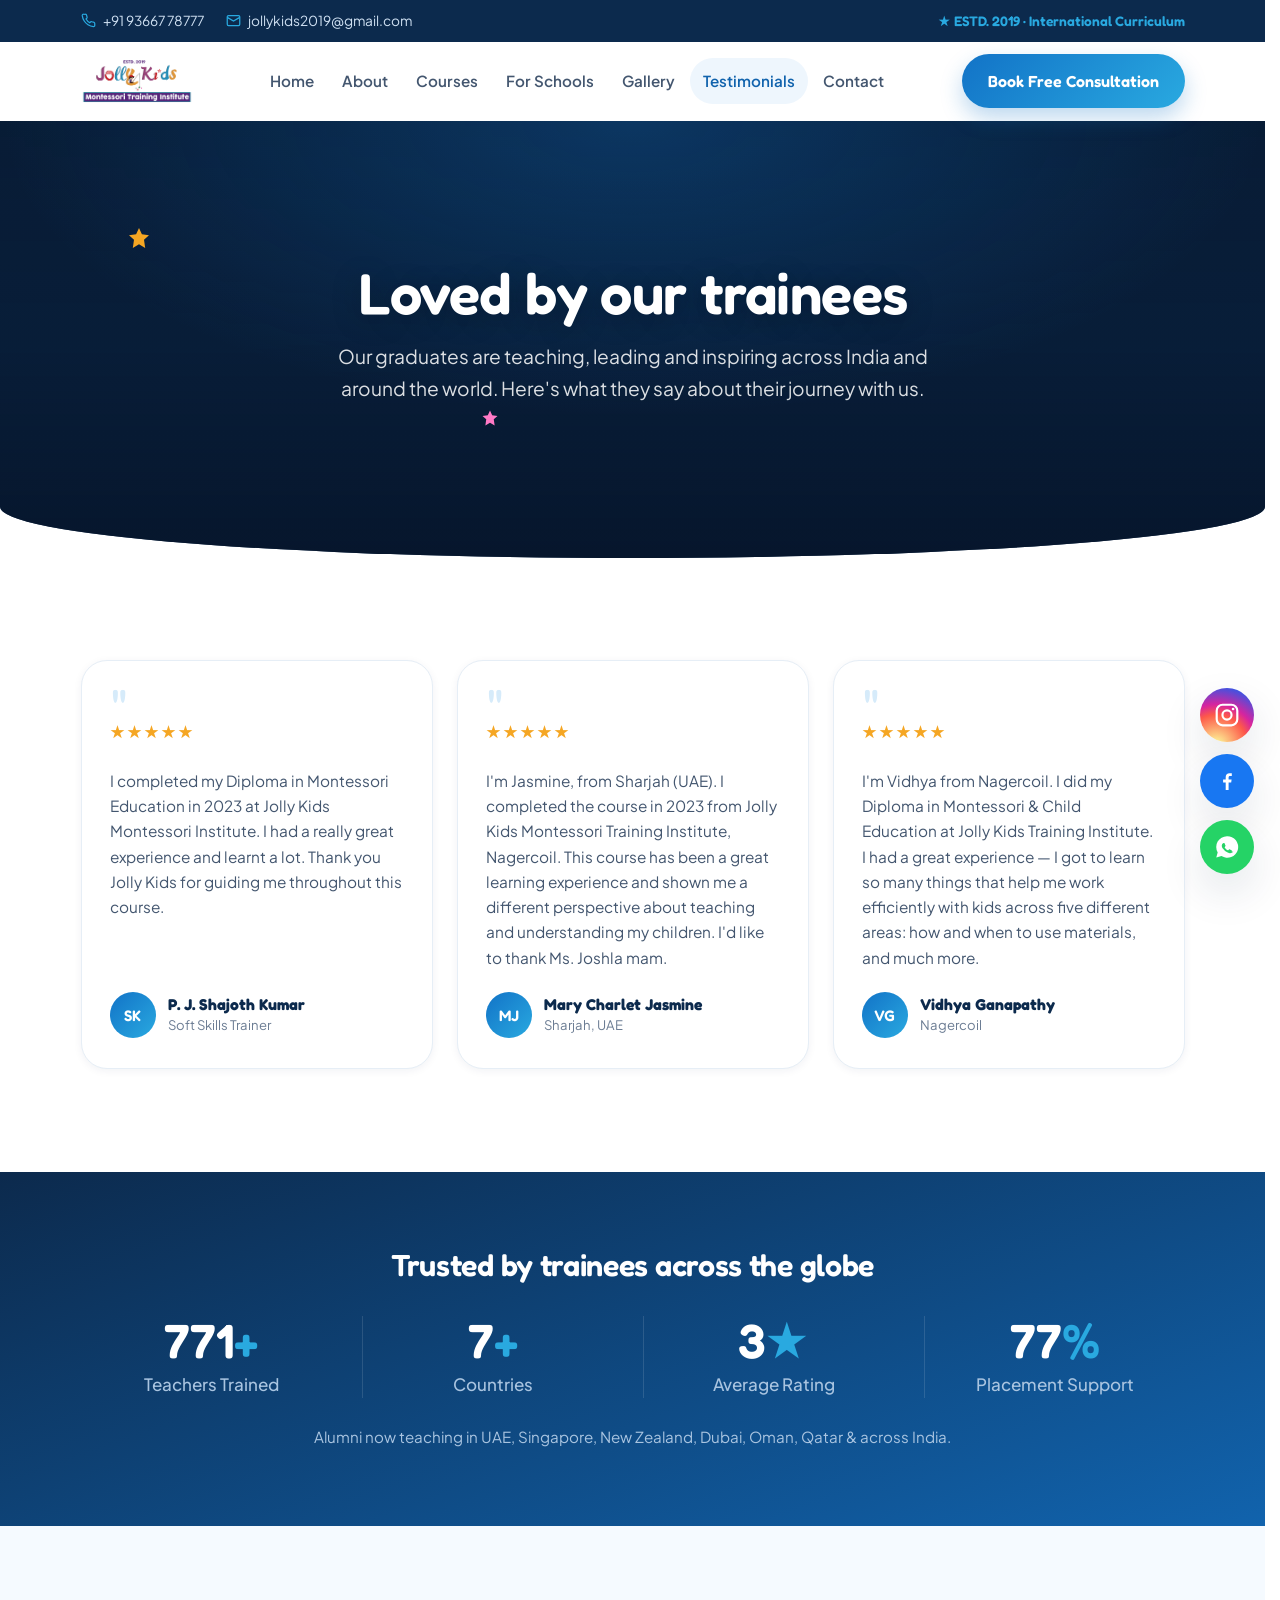
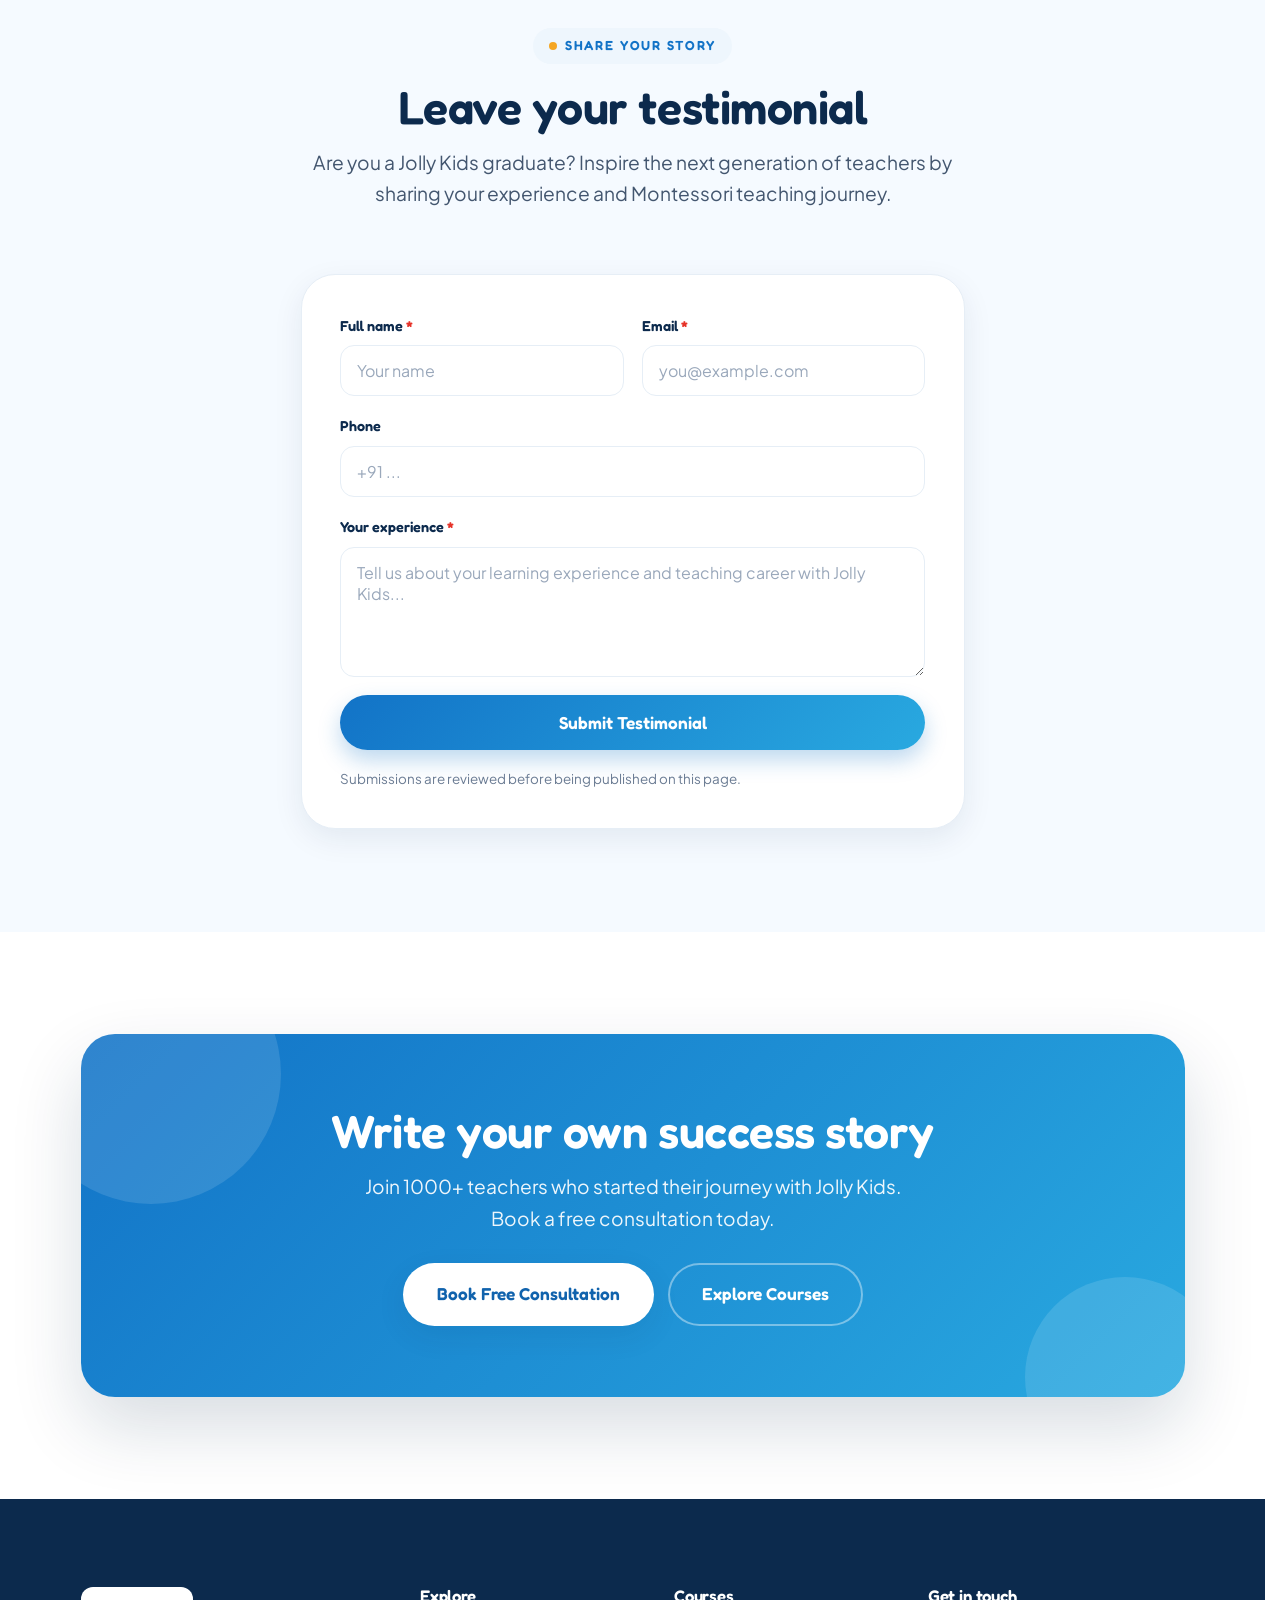
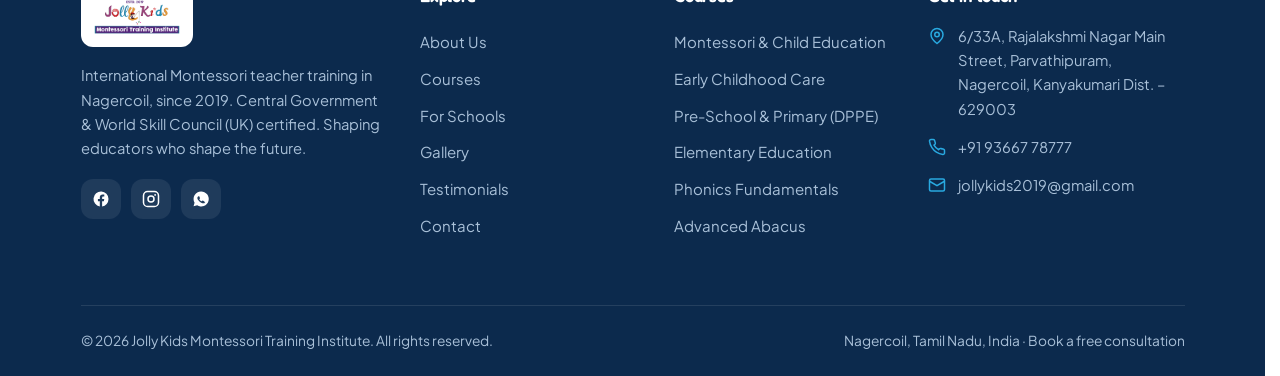
<file: jolly kid web/testimonials.html>
<!DOCTYPE html>
<html lang="en">
<head>
  <meta charset="UTF-8" />
  <meta name="viewport" content="width=device-width, initial-scale=1.0" />
  <title>Testimonials | Jolly Kids Montessori Training Institute</title>
  <meta name="description" content="Hear from Jolly Kids Montessori Training Institute graduates now teaching across India and overseas — from Nagercoil to Sharjah." />
  <meta name="theme-color" content="#0c2a4d" />
  <link rel="preconnect" href="https://fonts.googleapis.com" />
  <link rel="preconnect" href="https://fonts.gstatic.com" crossorigin />
  <link href="https://fonts.googleapis.com/css2?family=Fredoka:wght@400;500;600;700&family=Plus+Jakarta+Sans:wght@400;500;600;700&display=swap" rel="stylesheet" />
  <link rel="stylesheet" href="assets/css/styles.css?v=23" />
  <link rel="icon" type="image/svg+xml" href="assets/images/favicon.svg" />
  <link rel="apple-touch-icon" href="assets/images/favicon.svg" />
  <link rel="canonical" href="https://www.jollykidsmontngl.com/testimonials.html" />
  <meta property="og:type" content="website" />
  <meta property="og:site_name" content="Jolly Kids Montessori Training Institute" />
  <meta property="og:title" content="Testimonials | Jolly Kids Montessori Training Institute" />
  <meta property="og:description" content="Hear from Jolly Kids Montessori Training Institute graduates now teaching across India and overseas — from Nagercoil to Sharjah." />
  <meta property="og:url" content="https://www.jollykidsmontngl.com/testimonials.html" />
  <meta property="og:image" content="https://www.jollykidsmontngl.com/assets/images/og-image.jpg" />
  <meta name="twitter:card" content="summary_large_image" />
</head>
<body>

  <!-- ============ TOP BAR ============ -->
  <div class="topbar">
    <div class="container topbar__inner">
      <div class="topbar__contact">
        <a href="tel:+919366778777"><svg class="ico" viewBox="0 0 24 24" fill="none" stroke="currentColor" stroke-width="2"><path d="M22 16.9v3a2 2 0 0 1-2.2 2 19.8 19.8 0 0 1-8.6-3.1 19.5 19.5 0 0 1-6-6A19.8 19.8 0 0 1 2 4.2 2 2 0 0 1 4 2h3a2 2 0 0 1 2 1.7c.1.9.4 1.8.7 2.7a2 2 0 0 1-.5 2.1L8 9.6a16 16 0 0 0 6 6l1.1-1.1a2 2 0 0 1 2.1-.5c.9.3 1.8.6 2.7.7A2 2 0 0 1 22 16.9Z"/></svg> +91 93667 78777</a>
        <a href="mailto:jollykids2019@gmail.com" class="hide-sm"><svg class="ico" viewBox="0 0 24 24" fill="none" stroke="currentColor" stroke-width="2"><rect x="2" y="4" width="20" height="16" rx="2"/><path d="m22 7-10 6L2 7"/></svg> jollykids2019@gmail.com</a>
      </div>
      <span class="topbar__tag">★ ESTD. 2019 · International Curriculum</span>
    </div>
  </div>

  <!-- ============ HEADER ============ -->
  <header class="header" id="header">
    <div class="container nav">
      <a href="index.html" class="brand" aria-label="Jolly Kids Montessori Training Institute">
        <img src="assets/images/logo.png" alt="Jolly Kids Montessori Training Institute" onerror="this.style.display='none';this.nextElementSibling.style.display='flex'">
        <span class="brand__fallback" style="display:none">Jolly Kids<small>MONTESSORI TRAINING INSTITUTE</small></span>
      </a>
      <nav class="nav__links" id="navLinks">
        <a href="index.html">Home</a>
        <a href="about.html">About</a>
        <a href="courses.html">Courses</a>
        <a href="for-schools.html">For Schools</a>
        <a href="gallery.html">Gallery</a>
        <a href="testimonials.html" class="active">Testimonials</a>
        <a href="contact.html">Contact</a>
      </nav>
      <div class="nav__cta">
        <a href="contact.html" class="btn btn--grad">Book Free Consultation</a>
        <button class="nav__toggle" id="navToggle" aria-label="Open menu" aria-expanded="false"><span></span></button>
      </div>
    </div>
  </header>

  <main>
    <!-- ============ PAGE HERO ============ -->
    <section class="page-hero">
      <div class="page-hero-bg" aria-hidden="true">
        <img class="page-hero-bg__slide" src="assets/images/gallery/p01.jpg" srcset="assets/images/gallery/sm/p01.jpg 800w, assets/images/gallery/p01.jpg 1600w" sizes="100vw" alt="" decoding="async" fetchpriority="high">
        <img class="page-hero-bg__slide" src="assets/images/gallery/p10.jpg" srcset="assets/images/gallery/sm/p10.jpg 800w, assets/images/gallery/p10.jpg 1600w" sizes="100vw" alt="" decoding="async" fetchpriority="low">
        <img class="page-hero-bg__slide" src="assets/images/gallery/p09.jpg" srcset="assets/images/gallery/sm/p09.jpg 800w, assets/images/gallery/p09.jpg 1600w" sizes="100vw" alt="" decoding="async" fetchpriority="low">
      </div>
      <div class="page-hero-scrim" aria-hidden="true"></div>
      <svg class="star star--a" viewBox="0 0 24 24" fill="currentColor"><path d="m12 2 2.9 6.3L22 9.2l-5 4.6L18.2 22 12 18.3 5.8 22 7 13.8l-5-4.6 7.1-.9L12 2Z"/></svg>
      <svg class="star star--b" viewBox="0 0 24 24" fill="currentColor"><path d="m12 2 2.9 6.3L22 9.2l-5 4.6L18.2 22 12 18.3 5.8 22 7 13.8l-5-4.6 7.1-.9L12 2Z"/></svg>
      <div class="container">
        <h1 data-reveal>Loved by our trainees</h1>
        <p class="lead" data-reveal data-delay="1">Our graduates are teaching, leading and inspiring across India and around the world. Here's what they say about their journey with us.</p>
      </div>
    </section>

    <!-- ============ TESTIMONIAL WALL ============ -->
    <section class="section">
      <div class="container">
        <!-- Add more testimonials by copying a <figure class="tst"> block -->
        <div class="tst-grid">
          <figure class="tst" data-reveal>
            <div class="tst__quote">"</div>
            <div class="tst__stars">★★★★★</div>
            <p>I completed my Diploma in Montessori Education in 2023 at Jolly Kids Montessori Institute. I had a really great experience and learnt a lot. Thank you Jolly Kids for guiding me throughout this course.</p>
            <figcaption class="tst__who"><span class="tst__av">SK</span><div><b>P. J. Shajoth Kumar</b><span>Soft Skills Trainer</span></div></figcaption>
          </figure>
          <figure class="tst" data-reveal data-delay="1">
            <div class="tst__quote">"</div>
            <div class="tst__stars">★★★★★</div>
            <p>I'm Jasmine, from Sharjah (UAE). I completed the course in 2023 from Jolly Kids Montessori Training Institute, Nagercoil. This course has been a great learning experience and shown me a different perspective about teaching and understanding my children. I'd like to thank Ms. Joshla mam.</p>
            <figcaption class="tst__who"><span class="tst__av">MJ</span><div><b>Mary Charlet Jasmine</b><span>Sharjah, UAE</span></div></figcaption>
          </figure>
          <figure class="tst" data-reveal data-delay="2">
            <div class="tst__quote">"</div>
            <div class="tst__stars">★★★★★</div>
            <p>I'm Vidhya from Nagercoil. I did my Diploma in Montessori &amp; Child Education at Jolly Kids Training Institute. I had a great experience — I got to learn so many things that help me work efficiently with kids across five different areas: how and when to use materials, and much more.</p>
            <figcaption class="tst__who"><span class="tst__av">VG</span><div><b>Vidhya Ganapathy</b><span>Nagercoil</span></div></figcaption>
          </figure>
        </div>
      </div>
    </section>

    <!-- ============ PROOF STRIP ============ -->
    <section class="section section--navy" style="padding-block:clamp(48px,6vw,80px)">
      <div class="container">
        <div class="section-head" data-reveal style="margin-bottom:34px">
          <h2 class="h-md" style="color:#fff">Trusted by trainees across the globe</h2>
        </div>
        <div class="stats-band">
          <div class="stat" data-reveal><b><span data-count="1000">0</span><span class="suffix">+</span></b><span>Teachers Trained</span></div>
          <div class="stat" data-reveal data-delay="1"><b><span data-count="10">0</span><span class="suffix">+</span></b><span>Countries</span></div>
          <div class="stat" data-reveal data-delay="2"><b><span data-count="5">0</span><span class="suffix">★</span></b><span>Average Rating</span></div>
          <div class="stat" data-reveal data-delay="3"><b><span data-count="100">0</span><span class="suffix">%</span></b><span>Placement Support</span></div>
        </div>
        <p class="center" style="color:#a9c4e0;margin-top:26px;font-size:.95rem" data-reveal>Alumni now teaching in UAE, Singapore, New Zealand, Dubai, Oman, Qatar &amp; across India.</p>
      </div>
    </section>

    <!-- ============ LEAVE A TESTIMONIAL ============ -->
    <section class="section section--tint">
      <div class="container" style="max-width:760px">
        <div class="section-head" data-reveal>
          <div class="eyebrow">Share your story</div>
          <h2 class="h-lg">Leave your testimonial</h2>
          <p class="lead">Are you a Jolly Kids graduate? Inspire the next generation of teachers by sharing your experience and Montessori teaching journey.</p>
        </div>
        <div class="form-card" data-reveal>
          <div class="form-success" id="tstSuccess"><svg viewBox="0 0 24 24" fill="none" stroke="currentColor" stroke-width="2.5"><path d="m5 12 5 5L20 7"/></svg> Thank you! Your testimonial has been submitted for review.</div>
          <form class="form" data-ajax data-access-key="YOUR_ACCESS_KEY" novalidate>
            <input type="hidden" name="subject" value="New testimonial — Jolly Kids website">
            <input type="hidden" name="from_name" value="Jolly Kids Website">
            <input type="checkbox" name="botcheck" style="display:none" tabindex="-1" autocomplete="off" aria-hidden="true">
            <div class="form-row">
              <div class="field"><label for="t-name">Full name <span class="req">*</span></label><input id="t-name" name="name" type="text" placeholder="Your name" required></div>
              <div class="field"><label for="t-email">Email <span class="req">*</span></label><input id="t-email" name="email" type="email" placeholder="you@example.com" required></div>
            </div>
            <div class="field"><label for="t-phone">Phone</label><input id="t-phone" name="telephone" type="tel" placeholder="+91 ..."></div>
            <div class="field"><label for="t-msg">Your experience <span class="req">*</span></label><textarea id="t-msg" name="message" placeholder="Tell us about your learning experience and teaching career with Jolly Kids..." required></textarea></div>
            <button type="submit" class="btn btn--grad btn--lg">Submit Testimonial</button>
            <p class="form__note">Submissions are reviewed before being published on this page.</p>
          </form>
        </div>
      </div>
    </section>

    <!-- ============ CTA BAND ============ -->
    <section class="section">
      <div class="container">
        <div class="cta-band" data-reveal="zoom">
          <h2 class="h-lg">Write your own success story</h2>
          <p class="lead">Join 1000+ teachers who started their journey with Jolly Kids. Book a free consultation today.</p>
          <div class="cta-band__actions">
            <a href="contact.html" class="btn btn--lg btn--white">Book Free Consultation</a>
            <a href="courses.html" class="btn btn--lg btn--outline-light">Explore Courses</a>
          </div>
        </div>
      </div>
    </section>
  </main>

  <!-- ============ FOOTER ============ -->
  <footer class="footer">
    <div class="container">
      <div class="footer__grid">
        <div class="footer__brand">
          <img src="assets/images/logo.png" alt="Jolly Kids Montessori Training Institute" onerror="this.style.display='none'">
          <p>International Montessori teacher training in Nagercoil, since 2019. Central Government &amp; World Skill Council (UK) certified. Shaping educators who shape the future.</p>
          <div class="footer__socials">
            <a href="https://www.facebook.com/jollykidsmontngl/" target="_blank" rel="noopener" aria-label="Facebook"><svg viewBox="0 0 24 24" fill="currentColor"><path d="M22 12a10 10 0 1 0-11.6 9.9v-7H7.9V12h2.5V9.8c0-2.5 1.5-3.9 3.8-3.9 1.1 0 2.2.2 2.2.2v2.5h-1.3c-1.2 0-1.6.8-1.6 1.6V12h2.8l-.4 2.9h-2.4v7A10 10 0 0 0 22 12Z"/></svg></a>
            <a href="https://www.instagram.com/jollykidsmontngl/" target="_blank" rel="noopener" aria-label="Instagram"><svg viewBox="0 0 24 24" fill="none" stroke="currentColor" stroke-width="2"><rect x="2" y="2" width="20" height="20" rx="5.5"/><circle cx="12" cy="12" r="4"/><circle cx="17.5" cy="6.5" r="1.2" fill="currentColor" stroke="none"/></svg></a>
            <a href="https://wa.me/919366778777" target="_blank" rel="noopener" aria-label="WhatsApp"><svg viewBox="0 0 24 24" fill="currentColor"><path d="M12 2a10 10 0 0 0-8.6 15l-1.3 4.7 4.8-1.3A10 10 0 1 0 12 2Zm5.8 14.2c-.2.7-1.4 1.3-2 1.4-.5.1-1.2.1-1.9-.1-.4-.1-1-.3-1.7-.6a10 10 0 0 1-4-3.5c-.3-.4-1-1.3-1-2.6 0-1.2.6-1.8.9-2.1a1 1 0 0 1 .7-.3h.5c.2 0 .4 0 .6.5l.7 1.7c.1.2.1.4 0 .5l-.3.5-.3.3c-.2.2-.3.3-.1.6.4.7.9 1.3 1.5 1.8.6.4 1 .6 1.3.7.2.1.4.1.5-.1l.6-.7c.2-.2.3-.2.6-.1l1.6.8c.3.1.4.2.5.3.1.2.1.6-.1 1.1Z"/></svg></a>
          </div>
        </div>
        <div>
          <h4>Explore</h4>
          <div class="footer__links"><a href="about.html">About Us</a><a href="courses.html">Courses</a><a href="for-schools.html">For Schools</a><a href="gallery.html">Gallery</a><a href="testimonials.html">Testimonials</a><a href="contact.html">Contact</a></div>
        </div>
        <div>
          <h4>Courses</h4>
          <div class="footer__links"><a href="courses.html">Montessori &amp; Child Education</a><a href="courses.html">Early Childhood Care</a><a href="courses.html">Pre-School &amp; Primary (DPPE)</a><a href="courses.html">Elementary Education</a><a href="courses.html">Phonics Fundamentals</a><a href="courses.html">Advanced Abacus</a></div>
        </div>
        <div>
          <h4>Get in touch</h4>
          <ul class="footer__contact">
            <li><svg viewBox="0 0 24 24" fill="none" stroke="currentColor" stroke-width="2"><path d="M20 10c0 6-8 12-8 12s-8-6-8-12a8 8 0 0 1 16 0Z"/><circle cx="12" cy="10" r="3"/></svg><span>6/33A, Rajalakshmi Nagar Main Street, Parvathipuram, Nagercoil, Kanyakumari Dist. – 629003</span></li>
            <li><svg viewBox="0 0 24 24" fill="none" stroke="currentColor" stroke-width="2"><path d="M22 16.9v3a2 2 0 0 1-2.2 2 19.8 19.8 0 0 1-8.6-3.1 19.5 19.5 0 0 1-6-6A19.8 19.8 0 0 1 2 4.2 2 2 0 0 1 4 2h3a2 2 0 0 1 2 1.7c.1.9.4 1.8.7 2.7a2 2 0 0 1-.5 2.1L8 9.6a16 16 0 0 0 6 6l1.1-1.1a2 2 0 0 1 2.1-.5c.9.3 1.8.6 2.7.7A2 2 0 0 1 22 16.9Z"/></svg><span><a href="tel:+919366778777">+91 93667 78777</a></span></li>
            <li><svg viewBox="0 0 24 24" fill="none" stroke="currentColor" stroke-width="2"><rect x="2" y="4" width="20" height="16" rx="2"/><path d="m22 7-10 6L2 7"/></svg><span><a href="mailto:jollykids2019@gmail.com">jollykids2019@gmail.com</a></span></li>
          </ul>
        </div>
      </div>
      <div class="footer__bottom">
        <span>© <span id="year"></span> Jolly Kids Montessori Training Institute. All rights reserved.</span>
        <span>Nagercoil, Tamil Nadu, India · <a href="contact.html">Book a free consultation</a></span>
      </div>
    </div>
  </footer>

  <script src="assets/js/main.js?v=10"></script>
</body>
</html>
</file>
<file: jolly kid web/assets/css/styles.css>
/* =====================================================================
   JOLLY KIDS MONTESSORI TRAINING INSTITUTE
   Design system + global styles  (Part 1)
   Palette: white + blue base, logo colours as accents
   Type: Fredoka (display) + Plus Jakarta Sans (body)
   ===================================================================== */

/* ----------  Design tokens  ---------- */
:root {
  /* Blues (primary) */
  --navy:        #0c2a4d;
  --blue-900:    #0e3a6b;
  --blue-700:    #1163ad;
  --blue-600:    #1273c7;
  --blue-500:    #1e8ede;
  --sky:         #29a9e0;  /* from logo */
  --blue-100:    #d6ebfa;
  --blue-50:     #eef6fd;
  --blue-tint:   #f5faff;

  /* Logo accent pops (used sparingly) */
  --purple:      #8a3a95;
  --purple-deep: #6f2b86;
  --red:         #e63329;
  --orange:      #f5a623;
  --magenta:     #c0398c;
  --teal:        #1b8fa8;
  --green:       #2ea36b;

  /* Ink / neutrals */
  --ink:         #14243a;
  --ink-soft:    #43566f;
  --muted:       #6b7c93;
  --line:        #e6eef6;
  --white:       #ffffff;

  /* Effects */
  --shadow-sm:  0 2px 8px rgba(12,42,77,.06);
  --shadow:     0 10px 30px rgba(12,42,77,.08);
  --shadow-md:  0 18px 44px rgba(12,42,77,.12);
  --shadow-lg:  0 30px 70px rgba(12,42,77,.16);
  --ring:       0 0 0 4px rgba(41,169,224,.20);

  /* Radius */
  --r-sm: 12px;
  --r:    18px;
  --r-lg: 26px;
  --r-xl: 34px;
  --r-pill: 999px;

  /* Layout */
  --maxw: 1200px;
  --gutter: clamp(18px, 4vw, 48px);
  --section-y: clamp(64px, 8vw, 120px);

  /* Type */
  --font-display: "Fredoka", "Plus Jakarta Sans", system-ui, sans-serif;
  --font-body: "Plus Jakarta Sans", system-ui, -apple-system, "Segoe UI", sans-serif;

  --grad-blue: linear-gradient(135deg, var(--blue-600), var(--sky));
  --grad-navy: linear-gradient(160deg, var(--navy), var(--blue-700));

  /* Motion */
  --ease-out:    cubic-bezier(.16,.8,.24,1);
  --ease-spring: cubic-bezier(.34,1.56,.64,1);
  /* Card hover transitions — shared by the card rules and the scroll-reveal rule */
  --card-t: translate .45s cubic-bezier(.2,.8,.2,1), scale .3s ease, box-shadow .45s cubic-bezier(.2,.8,.2,1), border-color .3s ease;
}

/* ----------  Reset / base  ---------- */
*, *::before, *::after { box-sizing: border-box; }
* { margin: 0; }
html { scroll-behavior: smooth; -webkit-text-size-adjust: 100%; }

body {
  font-family: var(--font-body);
  color: var(--ink);
  background: var(--white);
  line-height: 1.65;
  font-size: 17px;
  -webkit-font-smoothing: antialiased;
  text-rendering: optimizeLegibility;
  overflow-x: hidden;
}
/* Side-sliding reveals start 44px off-screen. body's overflow is handed to the
   viewport, which phones still widen to fit, so clip on <main> instead. */
main { overflow-x: clip; }

img, svg { display: block; max-width: 100%; }
a { color: inherit; text-decoration: none; }
button { font-family: inherit; cursor: pointer; border: none; background: none; }
ul { list-style: none; padding: 0; }
:focus-visible { outline: none; box-shadow: var(--ring); border-radius: 6px; }

h1, h2, h3, h4 {
  font-family: var(--font-display);
  font-weight: 600;
  line-height: 1.1;
  color: var(--navy);
  letter-spacing: -0.01em;
}

/* ----------  Layout helpers  ---------- */
.container { width: 100%; max-width: var(--maxw); margin-inline: auto; padding-inline: var(--gutter); }
.section { padding-block: var(--section-y); }
.section--tint { background: var(--blue-tint); }
.section--navy { background: var(--grad-navy); color: #dbe8f6; }
.narrow { max-width: 760px; }
.center { text-align: center; }

.eyebrow {
  display: inline-flex; align-items: center; gap: 8px;
  font-family: var(--font-display);
  font-weight: 600; font-size: .82rem; letter-spacing: .14em; text-transform: uppercase;
  color: var(--blue-600);
  background: var(--blue-50);
  padding: 7px 16px; border-radius: var(--r-pill);
  margin-bottom: 18px;
}
.eyebrow::before { content: ""; width: 8px; height: 8px; border-radius: 50%; background: var(--orange); }
.section--navy .eyebrow { color: #bfe1f7; background: rgba(255,255,255,.08); }

.h-xl { font-size: clamp(2.3rem, 5.2vw, 4rem); }
.h-lg { font-size: clamp(1.9rem, 4vw, 2.9rem); }
.h-md { font-size: clamp(1.4rem, 2.6vw, 1.9rem); }
.lead { font-size: clamp(1.02rem, 1.6vw, 1.2rem); color: var(--ink-soft); }
.section--navy .lead { color: #b9cbe0; }
.text-muted { color: var(--muted); }
.accent { color: var(--sky); }
/* Headline emphasis: colour only, no underline/decoration */
.mark { color: var(--blue-600); }

.section-head { max-width: 720px; margin: 0 auto clamp(38px, 5vw, 64px); text-align: center; }
.section-head.left { margin-inline: 0; text-align: left; }
.section-head p { margin-top: 14px; }

/* ----------  Buttons  ---------- */
.btn {
  --_bg: var(--blue-600);
  display: inline-flex; align-items: center; justify-content: center; gap: 10px;
  font-family: var(--font-display); font-weight: 600; font-size: 1rem; white-space: nowrap;
  padding: 14px 26px; border-radius: var(--r-pill);
  background: var(--_bg); color: #fff;
  box-shadow: 0 10px 22px rgba(18,115,199,.28);
  transition: transform .18s ease, box-shadow .18s ease, background .18s ease;
  will-change: transform;
}
.btn:hover { transform: translateY(-3px); box-shadow: 0 16px 30px rgba(18,115,199,.36); }
.btn:active { transform: translateY(-1px); }
.btn--lg { padding: 17px 34px; font-size: 1.08rem; }
.btn--grad { background: var(--grad-blue); }
.btn--accent { --_bg: var(--orange); color: #3a2600; box-shadow: 0 10px 22px rgba(245,166,35,.34); }
.btn--accent:hover { box-shadow: 0 16px 30px rgba(245,166,35,.42); }
.btn--ghost {
  background: #fff; color: var(--blue-700); box-shadow: inset 0 0 0 2px var(--blue-100);
}
.btn--ghost:hover { background: var(--blue-50); box-shadow: inset 0 0 0 2px var(--sky); }
.btn--white { background: #fff; color: var(--blue-700); box-shadow: var(--shadow); }
.btn--outline-light { background: transparent; color: #fff; box-shadow: inset 0 0 0 2px rgba(255,255,255,.4); }
.btn--outline-light:hover { background: rgba(255,255,255,.12); box-shadow: inset 0 0 0 2px #fff; }
.btn .ico { width: 18px; height: 18px; transition: transform .18s ease; }
.btn:hover .ico { transform: translateX(3px); }

.link-arrow {
  display: inline-flex; align-items: center; gap: 8px;
  font-family: var(--font-display); font-weight: 600; color: var(--blue-600);
}
.link-arrow .ico { width: 18px; height: 18px; transition: transform .18s ease; }
.link-arrow:hover .ico { transform: translateX(4px); }

/* ====================================================================
   TOP BAR
   ==================================================================== */
.topbar {
  background: var(--navy); color: #cfe0f2; font-size: .86rem;
}
.topbar__inner { display: flex; align-items: center; justify-content: space-between; gap: 16px; min-height: 42px; }
.topbar a { display: inline-flex; align-items: center; gap: 7px; color: #cfe0f2; transition: color .15s; }
.topbar a:hover { color: #fff; }
.topbar__contact { display: flex; gap: 22px; flex-wrap: wrap; }
.topbar .ico { width: 15px; height: 15px; color: var(--sky); }
.topbar__tag { color: var(--sky); font-family: var(--font-display); font-weight: 600; white-space: nowrap; }

/* ====================================================================
   HEADER / NAV
   ==================================================================== */
.header { position: sticky; top: 0; z-index: 60; background: rgba(255,255,255,.9); backdrop-filter: blur(12px); border-bottom: 1px solid transparent; transition: box-shadow .2s, border-color .2s; }
.header.is-stuck { box-shadow: var(--shadow-sm); border-color: var(--line); }
.nav { display: flex; align-items: center; justify-content: space-between; gap: 20px; min-height: 78px; }
.brand { display: flex; align-items: center; gap: 12px; }
.brand img { height: 56px; width: auto; }
.brand__fallback {
  font-family: var(--font-display); font-weight: 700; font-size: 1.5rem; color: var(--purple-deep);
  display: flex; flex-direction: column; line-height: 1;
}
.brand__fallback small { font-size: .62rem; letter-spacing: .12em; color: var(--teal); font-weight: 600; }

.nav__links { display: flex; align-items: center; gap: 2px; }
.nav__links a {
  font-weight: 600; font-size: .95rem; color: var(--ink-soft); white-space: nowrap;
  padding: 10px 13px; border-radius: var(--r-pill); transition: color .15s, background .15s;
}
.nav__links a:hover, .nav__links a.active { color: var(--blue-700); background: var(--blue-50); }
.nav__cta { display: flex; align-items: center; gap: 12px; }

.nav__toggle { display: none; width: 46px; height: 46px; border-radius: 12px; background: var(--blue-50); align-items: center; justify-content: center; }
.nav__toggle span { position: relative; width: 20px; height: 2px; background: var(--navy); border-radius: 2px; transition: .2s; }
.nav__toggle span::before, .nav__toggle span::after { content: ""; position: absolute; left: 0; width: 20px; height: 2px; background: var(--navy); border-radius: 2px; transition: .2s; }
.nav__toggle span::before { top: -6px; }
.nav__toggle span::after { top: 6px; }
body.menu-open .nav__toggle span { background: transparent; }
body.menu-open .nav__toggle span::before { top: 0; transform: rotate(45deg); }
body.menu-open .nav__toggle span::after { top: 0; transform: rotate(-45deg); }

/* ====================================================================
   HERO — full-bleed photo slideshow
   ==================================================================== */
.hero {
  position: relative; display: flex; align-items: center; text-align: center;
  /* Fill the first screen below the top bar + nav (121px) */
  min-height: calc(100vh - 121px); min-height: calc(100svh - 121px);
  overflow: hidden; isolation: isolate; color: #fff; background: var(--navy);
}
.hero-bg { position: absolute; top: -40px; right: 0; bottom: -40px; left: 0; z-index: -2; }
.hero-bg__slide {
  position: absolute; inset: 0; width: 100%; height: 100%; max-width: none;
  object-fit: cover; object-position: center;
  opacity: 0; animation: heroSlide 25s linear infinite; will-change: opacity, transform;
}
.hero-bg__slide:nth-child(1) { animation-delay: 0s; }
.hero-bg__slide:nth-child(2) { animation-delay: 5s; }
.hero-bg__slide:nth-child(3) { animation-delay: 10s; }
.hero-bg__slide:nth-child(4) { animation-delay: 15s; }
.hero-bg__slide:nth-child(5) { animation-delay: 20s; }
/* Slides are <picture> elements (portrait crop on phones) — the inner img fills the frame */
.hero-bg__slide img { display: block; width: 100%; height: 100%; max-width: none; object-fit: cover; object-position: center; }
/* Each slide stays fully opaque until the next one (stacked above it) has
   finished fading in, so the crossfade never dips to the background. */
@keyframes heroSlide {
  0%   { opacity: 0; transform: scale(1); }
  3%   { opacity: 1; }
  23%  { opacity: 1; }
  26%  { opacity: 0; transform: scale(1.08); }
  100% { opacity: 0; transform: scale(1.08); }
}
/* Even shade over the photo, a little deeper behind the centred text and toward the bottom */
.hero-scrim {
  position: absolute; inset: 0; z-index: -1;
  background:
    radial-gradient(ellipse 58% 52% at 50% 50%, rgba(6,20,41,.5), transparent 75%),
    linear-gradient(180deg, rgba(7,24,47,.58) 0%, rgba(7,24,47,.5) 45%, rgba(6,20,41,.8) 100%);
}

.hero__inner { position: relative; z-index: 1; width: 100%; padding-block: clamp(64px, 10vh, 110px) clamp(96px, 13vh, 130px); }
.hero__copy { max-width: 920px; margin-inline: auto; }

.hero h1 { color: #fff; font-size: clamp(2.5rem, 5.6vw, 4.3rem); text-wrap: balance; text-shadow: 0 4px 30px rgba(0,0,0,.3); }
.hero .mark { color: var(--orange); }
.hero__sub { margin: 22px auto 0; max-width: 700px; color: rgba(255,255,255,.88); font-size: clamp(1.02rem, 1.6vw, 1.2rem); text-wrap: balance; }
.hero__actions { display: flex; flex-wrap: wrap; justify-content: center; gap: 14px; margin-top: 36px; }
.btn--glass { background: rgba(255,255,255,.1); color: #fff; box-shadow: inset 0 0 0 1.5px rgba(255,255,255,.55); backdrop-filter: blur(8px); -webkit-backdrop-filter: blur(8px); }
.btn--glass:hover { background: rgba(255,255,255,.2); box-shadow: inset 0 0 0 1.5px #fff; }

/* Scroll cue */
.hero__scroll-cue {
  position: absolute; left: 50%; bottom: 28px; transform: translateX(-50%); z-index: 1;
  display: flex; flex-direction: column; align-items: center; gap: 6px;
  color: rgba(255,255,255,.78); font-family: var(--font-display); font-size: .72rem; font-weight: 600; letter-spacing: .1em; text-transform: uppercase;
  transition: opacity .2s;
}
.hero__scroll-cue:hover { color: #fff; }
.hero__scroll-cue svg { width: 18px; height: 18px; animation: scrollBounce 1.8s ease-in-out infinite; }
@keyframes scrollBounce { 0%,100% { transform: translateY(0); opacity: .65; } 50% { transform: translateY(7px); opacity: 1; } }

@media (prefers-reduced-motion: reduce) {
  .hero-bg__slide { animation: none !important; opacity: 0; }
  .hero-bg__slide:first-child { opacity: 1; }
  .hero__scroll-cue svg { animation: none; }
}
@media (max-width: 900px) {
  .hero__scroll-cue { display: none; }
}
@media (max-width: 620px) {
  .hero__inner { padding-block: 64px 72px; }
  .hero__actions .btn { flex: 1 1 auto; justify-content: center; }
}

/* Confetti stars echoing the logo (used in subpage page-heroes) */
.star { position: absolute; z-index: 1; }
.star--a { top: 8%; left: 46%; color: var(--orange); width: 26px; }
.star--b { bottom: 12%; left: 38%; color: var(--magenta); width: 18px; }
.star--c { top: 30%; right: 44%; color: var(--sky); width: 16px; }

/* ====================================================================
   MARQUEE / ACCREDITATION STRIP
   ==================================================================== */
.accred { border-block: 1px solid var(--line); background: #fff; }
.accred__inner { display: flex; align-items: center; gap: clamp(20px,4vw,50px); padding-block: 26px; flex-wrap: wrap; justify-content: center; }
.accred__label { font-family: var(--font-display); font-weight: 600; color: var(--muted); font-size: .82rem; letter-spacing: .12em; text-transform: uppercase; }
.accred__items { display: flex; flex-wrap: wrap; align-items: center; gap: clamp(14px,3vw,38px); justify-content: center; }
.accred__item { display: flex; align-items: center; gap: 10px; font-family: var(--font-display); font-weight: 600; color: var(--blue-900); font-size: 1rem; }
.accred__item svg { width: 26px; height: 26px; color: var(--sky); flex: none; }
.accred__item small { display: block; font-family: var(--font-body); font-weight: 500; font-size: .72rem; color: var(--muted); }

/* ====================================================================
   TWO PATHS
   ==================================================================== */
.paths { display: grid; grid-template-columns: 1fr 1fr; gap: 24px; }
.path-card {
  position: relative; border-radius: var(--r-lg); padding: clamp(28px,3vw,44px);
  overflow: hidden; color: #fff; min-height: 260px; display: flex; flex-direction: column; justify-content: flex-end;
  box-shadow: var(--shadow);
}
.path-card--teachers { background: var(--grad-blue); }
.path-card--schools { background: linear-gradient(150deg, var(--purple-deep), var(--magenta)); }
.path-card__tag { font-family: var(--font-display); font-size: .8rem; letter-spacing: .12em; text-transform: uppercase; opacity: .85; }
.path-card h3 { color: #fff; font-size: clamp(1.5rem,2.4vw,2rem); margin: 10px 0 8px; }
.path-card p { color: rgba(255,255,255,.9); margin-bottom: 20px; }
.path-card .link-arrow { color: #fff; }
.path-card__num { position: absolute; top: 18px; right: 24px; font-family: var(--font-display); font-weight: 700; font-size: 4rem; color: rgba(255,255,255,.16); line-height: 1; }

/* ====================================================================
   FEATURE / VALUE CARDS
   ==================================================================== */
.grid-4 { display: grid; grid-template-columns: repeat(4, 1fr); gap: 22px; }
.grid-3 { display: grid; grid-template-columns: repeat(3, 1fr); gap: 24px; }
.grid-2 { display: grid; grid-template-columns: 1fr 1fr; gap: clamp(28px,4vw,56px); align-items: center; }

.feature {
  background: #fff; border: 1px solid var(--line); border-radius: var(--r-lg);
  padding: 30px 26px; box-shadow: var(--shadow-sm);
}
.feature__ico { width: 58px; height: 58px; border-radius: 16px; display: grid; place-content: center; margin-bottom: 18px; color: #fff; }
.feature__ico svg { width: 28px; height: 28px; }
.feature h3 { font-size: 1.18rem; margin-bottom: 8px; }
.feature p { font-size: .95rem; color: var(--ink-soft); }

.bg-blue  { background: var(--grad-blue); }
.bg-orange{ background: linear-gradient(135deg, #f7b53a, var(--orange)); }
.bg-purple{ background: linear-gradient(135deg, #9d54a8, var(--purple-deep)); }
.bg-teal  { background: linear-gradient(135deg, #35a7bd, var(--teal)); }
.bg-red   { background: linear-gradient(135deg, #ef5a51, var(--red)); }
.bg-green { background: linear-gradient(135deg, #43b57e, var(--green)); }

/* ====================================================================
   ABOUT / IMAGE + TEXT
   ==================================================================== */
.media {
  position: relative; border-radius: var(--r-xl); overflow: hidden; aspect-ratio: 5/4.4;
  background: linear-gradient(160deg, var(--blue-100), #fff);
  box-shadow: var(--shadow-md);
}
.media img { width: 100%; height: 100%; object-fit: cover; }
.media .ph-label { position: absolute; inset: 0; display: grid; place-content: center; text-align: center; color: var(--blue-600); font-family: var(--font-display); gap: 10px; }
.media .ph-label svg { width: 52px; height: 52px; margin: 0 auto; opacity: .7; }
.media--badge::after {
  content: attr(data-badge); position: absolute; left: 18px; bottom: 18px;
  background: #fff; color: var(--blue-700); font-family: var(--font-display); font-weight: 600; font-size: .85rem;
  padding: 8px 16px; border-radius: var(--r-pill); box-shadow: var(--shadow);
}
.check-list { display: grid; gap: 14px; margin-top: 26px; }
.check-list li { display: flex; gap: 12px; align-items: flex-start; font-weight: 500; color: var(--ink-soft); }
.check-list .tick { flex: none; width: 26px; height: 26px; border-radius: 50%; background: var(--blue-50); color: var(--blue-600); display: grid; place-content: center; }
.check-list .tick svg { width: 14px; height: 14px; }

/* ====================================================================
   COURSES
   ==================================================================== */
.course-grid { display: grid; grid-template-columns: repeat(4, 1fr); gap: 22px; }
.course-card {
  position: relative; background: #fff; border: 1px solid var(--line); border-radius: var(--r-lg);
  padding: 26px 24px; box-shadow: var(--shadow-sm); overflow: hidden;
  display: flex; flex-direction: column;
}
.course-card__top { display: flex; align-items: center; justify-content: space-between; margin-bottom: 16px; }
.course-card__ico { width: 50px; height: 50px; border-radius: 14px; display: grid; place-content: center; color: #fff; }
.course-card__ico svg { width: 25px; height: 25px; }
.badge-dur { font-family: var(--font-display); font-weight: 600; font-size: .74rem; color: var(--blue-700); background: var(--blue-50); padding: 6px 12px; border-radius: var(--r-pill); }
.course-card h3 { font-size: 1.08rem; margin-bottom: 8px; }
.course-card p { font-size: .9rem; color: var(--ink-soft); margin-bottom: 18px; flex: 1; }
.course-card .link-arrow { font-size: .9rem; }

/* ====================================================================
   WHY CHOOSE  (reasons + highlights)
   ==================================================================== */
.reasons { display: grid; grid-template-columns: repeat(3,1fr); gap: 18px; }
.reason {
  display: flex; gap: 16px; align-items: flex-start; background: #fff; border-radius: var(--r);
  padding: 22px; box-shadow: var(--shadow-sm); border: 1px solid var(--line);
}
.reason__n { flex: none; width: 42px; height: 42px; border-radius: 12px; background: var(--grad-blue); color: #fff; font-family: var(--font-display); font-weight: 700; display: grid; place-content: center; }
.reason h4 { font-size: 1rem; color: var(--navy); margin-bottom: 3px; }
.reason p { font-size: .86rem; color: var(--muted); }

.highlights { display: grid; grid-template-columns: repeat(2,1fr); gap: 14px 30px; margin-top: 8px; }
.highlights li { display: flex; gap: 12px; align-items: flex-start; }
.highlights .hl-ico { flex: none; width: 30px; height: 30px; border-radius: 9px; background: rgba(255,255,255,.14); display: grid; place-content: center; color: #ffd79a; }
.highlights .hl-ico svg { width: 16px; height: 16px; }

/* ====================================================================
   FOUNDER
   ==================================================================== */
.founder { display: grid; grid-template-columns: .85fr 1.15fr; gap: clamp(28px,4vw,56px); align-items: center; }
.founder__photo { position: relative; }
.founder__photo .media { aspect-ratio: 4/4.6; border-radius: var(--r-xl); }
.credentials { display: flex; flex-wrap: wrap; gap: 8px; margin: 20px 0 24px; }
.cred { font-size: .8rem; font-weight: 600; color: var(--blue-800,#124a86); background: var(--blue-50); border: 1px solid var(--blue-100); padding: 6px 13px; border-radius: var(--r-pill); }
.founder blockquote { font-size: 1.05rem; color: var(--ink-soft); border-left: 4px solid var(--sky); padding-left: 18px; font-style: italic; margin: 4px 0 0; }
.founder__sign { margin-top: 20px; }
.founder__sign b { font-family: var(--font-display); font-size: 1.2rem; color: var(--navy); display: block; }
.founder__sign span { font-size: .9rem; color: var(--muted); }

/* ====================================================================
   STATS BAND
   ==================================================================== */
.stats-band { display: grid; grid-template-columns: repeat(4,1fr); gap: 20px; text-align: center; }
.stat b { font-family: var(--font-display); font-weight: 600; font-size: clamp(2.2rem,4vw,3rem); color: #fff; line-height: 1; display: block; white-space: nowrap; }
.stat b .suffix { color: var(--sky); }
.stat > span { color: #a9c4e0; font-weight: 500; margin-top: 6px; display: block; }
.stat + .stat { border-left: 1px solid rgba(255,255,255,.12); }

/* ====================================================================
   TESTIMONIALS
   ==================================================================== */
.tst-grid { display: grid; grid-template-columns: repeat(3,1fr); gap: 24px; }
.tst {
  background: #fff; border: 1px solid var(--line); border-radius: var(--r-lg); padding: 30px 28px;
  box-shadow: var(--shadow-sm); position: relative; display: flex; flex-direction: column;
}
.tst__quote { font-family: var(--font-display); font-size: 3.4rem; line-height: .6; color: var(--blue-100); height: 26px; }
.tst p { color: var(--ink-soft); font-size: .96rem; margin: 8px 0 22px; flex: 1; }
.tst__stars { color: var(--orange); margin-bottom: 14px; letter-spacing: 2px; }
.tst__who { display: flex; align-items: center; gap: 12px; }
.tst__av { flex: none; width: 46px; height: 46px; border-radius: 50%; background: var(--grad-blue); color: #fff; display: grid; place-content: center; font-family: var(--font-display); font-weight: 600; font-size: .95rem; }
.tst__who b { display: block; font-family: var(--font-display); color: var(--navy); font-size: .98rem; line-height: 1.25; }
.tst__who div span { display: block; font-size: .82rem; color: var(--muted); }

/* ====================================================================
   AWARDS
   ==================================================================== */
.awards { display: grid; grid-template-columns: repeat(2,1fr); gap: 16px; }
.award { display: flex; gap: 16px; align-items: center; background: #fff; border: 1px solid var(--line); border-radius: var(--r); padding: 18px 22px; box-shadow: var(--shadow-sm); }
.award__medal { flex: none; width: 46px; height: 46px; border-radius: 12px; background: linear-gradient(135deg,#ffd77a,var(--orange)); display: grid; place-content: center; color: #7a4d00; }
.award__medal svg { width: 24px; height: 24px; }
.award b { font-family: var(--font-display); color: var(--navy); font-size: .98rem; display: block; }
.award div span { font-size: .82rem; color: var(--muted); }
/* Award photo beside a single-column list */
.awards-wrap { display: grid; grid-template-columns: .9fr 1.1fr; gap: clamp(28px, 5vw, 64px); align-items: center; }
.awards-photo { margin: 0; }
.awards-photo .media { aspect-ratio: 1 / 1; }
.awards-photo figcaption { margin-top: 14px; text-align: center; font-size: .88rem; color: var(--muted); }
.awards.awards--list { grid-template-columns: 1fr; gap: 12px; margin-top: 26px; }
.awards--list .award { padding: 14px 20px; }
.press-link { margin-top: 22px; }
@media (max-width: 900px) { .awards-wrap { grid-template-columns: 1fr; } .awards-photo { max-width: 460px; margin-inline: auto; } }

/* Studio portrait on a white background — sits on a tilted brand-colour card */
.media--portrait { background: #fff; }
.media--portrait img { object-position: center 18%; }
.portrait-frame { position: relative; isolation: isolate; }
.portrait-frame::before {
  content: ""; position: absolute; inset: 22px -14px -14px 22px; z-index: -1;
  border-radius: var(--r-xl); background: var(--grad-blue); rotate: 3deg; opacity: .9;
}

/* ====================================================================
   MONTESSORI QUOTE BAND
   ==================================================================== */
.quote-band {
  padding-block: clamp(56px, 7vw, 96px); text-align: center;
  background: radial-gradient(700px 260px at 50% 0%, rgba(245,166,35,.12), transparent 70%), linear-gradient(180deg, #fffaf2, #fff);
  border-block: 1px solid #f5ead8;
}
.quote { margin: 0 auto; max-width: 900px; }
.quote blockquote {
  position: relative; font-family: var(--font-display); font-weight: 500; color: var(--navy);
  font-size: clamp(1.45rem, 3vw, 2.25rem); line-height: 1.35; text-wrap: balance;
}
.quote blockquote::before {
  content: "\201C"; display: block; font-size: 4.5em; line-height: .6; height: .42em; color: var(--orange); font-weight: 700;
}
.quote figcaption { margin-top: 20px; font-family: var(--font-display); font-weight: 600; color: var(--blue-600); letter-spacing: .04em; }
.quote figcaption::before { content: "— "; }
.quote-band__note { max-width: 680px; margin: 18px auto 0; color: var(--ink-soft); }
/* Inline version (About page) */
.quote--inline { margin: 20px 0 0; max-width: none; text-align: left; padding-left: 20px; border-left: 4px solid var(--orange); }
.quote--inline blockquote { font-size: clamp(1.1rem, 1.8vw, 1.3rem); }
.quote--inline blockquote::before { display: none; }
.quote--inline figcaption { margin-top: 10px; font-size: .92rem; }

/* ====================================================================
   IN THE NEWS — magazine clippings
   ==================================================================== */
#press { scroll-margin-top: 90px; }
.press-title { margin-top: 14px; font-weight: 700; color: var(--navy); font-size: 1.05rem; }
.press-grid { display: grid; grid-template-columns: repeat(4, 1fr); gap: 20px; max-width: 1000px; margin-inline: auto; }
.press-page {
  position: relative; display: block; aspect-ratio: 995 / 1600; overflow: hidden;
  border-radius: var(--r); background: #fff; border: 1px solid var(--line); box-shadow: var(--shadow-sm); transition: var(--card-t);
}
.press-page img { width: 100%; height: 100%; object-fit: cover; object-position: top; }
.press-page span {
  position: absolute; left: 10px; bottom: 10px; padding: 5px 12px; border-radius: var(--r-pill);
  background: rgba(12,42,77,.85); color: #fff; font-family: var(--font-display); font-weight: 600; font-size: .76rem;
}
@media (hover: hover) and (pointer: fine) {
  .press-page:hover { box-shadow: var(--shadow-md); border-color: var(--blue-100); }
}
@media (hover: hover) and (pointer: fine) and (prefers-reduced-motion: no-preference) {
  .press-page:hover { translate: 0 -8px; }
}
@media (max-width: 720px) { .press-grid { grid-template-columns: 1fr 1fr; gap: 14px; } }

/* ====================================================================
   GALLERY PREVIEW
   ==================================================================== */
.gallery { display: grid; grid-template-columns: repeat(4,1fr); grid-auto-rows: 150px; gap: 14px; }
.gallery__item { position: relative; border-radius: var(--r); overflow: hidden; background: linear-gradient(160deg,var(--blue-100),#eaf3fb); box-shadow: var(--shadow-sm); }
.gallery__item img { width: 100%; height: 100%; object-fit: cover; transition: transform .7s var(--ease-out); }
.gallery__item .ph-label { position: absolute; inset: 0; display: grid; place-content: center; color: var(--blue-500); opacity: .6; }
.gallery__item .ph-label svg { width: 34px; height: 34px; }
.gallery__item--tall { grid-row: span 2; }
.gallery__item--wide { grid-column: span 2; }

/* ====================================================================
   CTA BAND
   ==================================================================== */
.cta-band { position: relative; border-radius: var(--r-xl); padding: clamp(40px,6vw,72px); text-align: center; overflow: hidden; background: var(--grad-blue); color: #fff; box-shadow: var(--shadow-lg); }
.cta-band::before, .cta-band::after { content: ""; position: absolute; border-radius: 50%; background: rgba(255,255,255,.12); }
.cta-band::before { width: 260px; height: 260px; top: -90px; left: -60px; }
.cta-band::after { width: 200px; height: 200px; bottom: -80px; right: -40px; }
.cta-band h2 { color: #fff; position: relative; }
.cta-band p { color: rgba(255,255,255,.92); max-width: 560px; margin: 14px auto 28px; position: relative; }
.cta-band__actions { display: flex; gap: 14px; justify-content: center; flex-wrap: wrap; position: relative; }

/* ====================================================================
   FOOTER
   ==================================================================== */
.footer { background: var(--navy); color: #a9c0d8; padding-top: clamp(56px,7vw,88px); }
.footer__grid { display: grid; grid-template-columns: 1.4fr 1fr 1fr 1.2fr; gap: 40px; }
.footer h4 { color: #fff; font-size: 1.05rem; margin-bottom: 18px; }
.footer__brand img { height: 60px; background: #fff; padding: 8px 12px; border-radius: 12px; }
.footer__brand p { margin-top: 16px; font-size: .92rem; max-width: 300px; }
.footer__links a { display: block; padding: 6px 0; font-size: .94rem; transition: color .15s, padding .15s; }
.footer__links a:hover { color: #fff; padding-left: 6px; }
.footer__contact li { display: flex; gap: 12px; align-items: flex-start; margin-bottom: 14px; font-size: .92rem; }
.footer__contact svg { width: 18px; height: 18px; color: var(--sky); flex: none; margin-top: 3px; }
.footer__socials { display: flex; gap: 10px; margin-top: 18px; }
.footer__socials a { width: 40px; height: 40px; border-radius: 12px; background: rgba(255,255,255,.08); display: grid; place-content: center; transition: background .15s, transform .15s; }
.footer__socials a:hover { background: var(--sky); transform: translateY(-3px); }
.footer__socials svg { width: 18px; height: 18px; color: #fff; }
.footer__bottom { border-top: 1px solid rgba(255,255,255,.1); margin-top: clamp(40px,5vw,60px); padding-block: 24px; display: flex; justify-content: space-between; gap: 14px; flex-wrap: wrap; font-size: .86rem; }
.footer__bottom a:hover { color: #fff; }

/* ====================================================================
   SUBPAGE COMPONENTS  (About / Courses / For Schools / etc.)
   ==================================================================== */
/* Subpage header — photo slideshow background (3 slides, 18s loop) */
.page-hero {
  position: relative; overflow: hidden; isolation: isolate;
  padding-block: clamp(96px, 11vw, 150px) clamp(110px, 12vw, 170px);
  background: var(--navy); color: #fff; text-align: center;
  border-radius: 0 0 50% 50% / 0 0 clamp(26px, 4vw, 56px) clamp(26px, 4vw, 56px);
}
.page-hero-bg { position: absolute; top: -40px; right: 0; bottom: -40px; left: 0; z-index: -2; }
.page-hero-bg__slide {
  position: absolute; inset: 0; width: 100%; height: 100%; max-width: none;
  object-fit: cover; object-position: center 40%;
  opacity: 0; animation: pageHeroSlide 18s linear infinite; will-change: opacity, transform;
}
.page-hero-bg__slide:nth-child(2) { animation-delay: 6s; }
.page-hero-bg__slide:nth-child(3) { animation-delay: 12s; }
.page-hero-bg__slide:only-child { opacity: 1; animation: pageHeroZoom 20s ease-in-out infinite alternate; }
@keyframes pageHeroSlide {
  0%      { opacity: 0; transform: scale(1); }
  4%      { opacity: 1; }
  37.33%  { opacity: 1; }
  41.33%  { opacity: 0; transform: scale(1.09); }
  100%    { opacity: 0; transform: scale(1.09); }
}
@keyframes pageHeroZoom { from { transform: scale(1); } to { transform: scale(1.1); } }
.page-hero-scrim {
  position: absolute; inset: 0; z-index: -1;
  background:
    radial-gradient(900px 420px at 50% 0%, rgba(18,115,199,.3), transparent 70%),
    linear-gradient(180deg, rgba(7,24,47,.76) 0%, rgba(7,24,47,.68) 50%, rgba(6,20,41,.9) 100%);
}
.page-hero .container { position: relative; z-index: 1; }
.page-hero h1 { color: #fff; font-size: clamp(2.2rem, 5.2vw, 3.6rem); text-shadow: 0 4px 28px rgba(0,0,0,.3); }
.page-hero p { margin: 16px auto 0; max-width: 640px; color: rgba(255,255,255,.86); }
.page-hero .star { position: absolute; z-index: 1; animation: twinkle 3.2s ease-in-out infinite; }
.page-hero .star--a { top: 24%; left: 10%; color: var(--orange); width: 24px; }
.page-hero .star--b { bottom: 30%; right: 12%; color: #ff7ac6; width: 18px; animation-delay: 1.4s; }
@keyframes twinkle { 0%,100% { transform: scale(1) rotate(0); opacity: .85; } 50% { transform: scale(1.25) rotate(14deg); opacity: 1; } }
@media (prefers-reduced-motion: reduce) {
  .page-hero-bg__slide { animation: none !important; opacity: 0; }
  .page-hero-bg__slide:first-child { opacity: 1; }
  .page-hero .star { animation: none; }
}
.breadcrumb { display: inline-flex; align-items: center; gap: 8px; font-size: .86rem; font-weight: 600; color: var(--muted); margin-bottom: 16px; }
.breadcrumb a { color: var(--blue-600); }
.breadcrumb a:hover { text-decoration: underline; }
.breadcrumb svg { width: 15px; height: 15px; }

/* Rich text */
.prose { color: var(--ink-soft); }
.prose > * + * { margin-top: 18px; }
.prose h3 { color: var(--navy); font-size: 1.35rem; margin-top: 34px; }
.prose h4 { color: var(--navy); font-size: 1.08rem; margin-top: 24px; }
.prose strong { color: var(--ink); }
.prose ul { display: grid; gap: 10px; }
.prose ul li { display: flex; gap: 12px; align-items: flex-start; }
.prose ul li::before { content: ""; flex: none; width: 20px; height: 20px; margin-top: 3px; border-radius: 50%; background: var(--blue-50) url("data:image/svg+xml,%3Csvg xmlns='http://www.w3.org/2000/svg' viewBox='0 0 24 24' fill='none' stroke='%231273c7' stroke-width='3'%3E%3Cpath d='m5 12 5 5L20 7'/%3E%3C/svg%3E") center/12px no-repeat; }

/* Info cards (duration / timing / eligibility) */
.info-grid { display: grid; grid-template-columns: repeat(3,1fr); gap: 22px; }
.info-card { background: #fff; border: 1px solid var(--line); border-radius: var(--r-lg); padding: 30px 26px; box-shadow: var(--shadow-sm); }
.info-card__ico { width: 54px; height: 54px; border-radius: 15px; display: grid; place-content: center; color: #fff; margin-bottom: 16px; }
.info-card__ico svg { width: 26px; height: 26px; }
.info-card h3 { font-size: 1.12rem; margin-bottom: 8px; }
.info-card p, .info-card li { color: var(--ink-soft); font-size: .95rem; }
.info-card ul { display: grid; gap: 8px; margin-top: 6px; }
.info-card ul li { display: flex; gap: 10px; }
.info-card ul li b { color: var(--navy); font-family: var(--font-display); font-weight: 600; }

/* Accordion (curriculum) */
.accordion { display: grid; gap: 14px; max-width: 880px; margin-inline: auto; }
.acc-item { background: #fff; border: 1px solid var(--line); border-radius: var(--r); overflow: hidden; box-shadow: var(--shadow-sm); }
.acc-item.open { box-shadow: var(--shadow); }
.acc-head { width: 100%; display: flex; align-items: center; gap: 16px; padding: 20px 24px; text-align: left; }
.acc-head__ico { flex: none; width: 44px; height: 44px; border-radius: 12px; display: grid; place-content: center; color: #fff; }
.acc-head__ico svg { width: 22px; height: 22px; }
.acc-head h3 { font-size: 1.1rem; flex: 1; }
.acc-head__chev { flex: none; width: 30px; height: 30px; border-radius: 50%; background: var(--blue-50); display: grid; place-content: center; color: var(--blue-600); transition: transform .25s, background .2s; }
.acc-head__chev svg { width: 16px; height: 16px; }
.acc-item.open .acc-head__chev { transform: rotate(180deg); background: var(--blue-600); color: #fff; }
.acc-body { max-height: 0; overflow: hidden; transition: max-height .3s ease; }
.acc-body__inner { padding: 0 24px 22px 84px; color: var(--ink-soft); }
.acc-item { scroll-margin-top: 110px; } /* clear the sticky header when opened from a "Full syllabus" link */

/* Course-by-course syllabus (inside the accordion) */
.course-meta { display: flex; flex-wrap: wrap; gap: 8px; margin-bottom: 14px; }
.course-meta span { font-family: var(--font-display); font-weight: 600; font-size: .8rem; color: var(--blue-700); background: var(--blue-50); border: 1px solid var(--blue-100); padding: 5px 12px; border-radius: var(--r-pill); }
.syllabus-title { font-size: .95rem; color: var(--navy); margin: 18px 0 10px; }
.syllabus { display: grid; grid-template-columns: repeat(2, 1fr); gap: 10px 26px; }
.syllabus li { position: relative; padding-left: 20px; font-size: .93rem; line-height: 1.5; }
.syllabus li::before { content: ""; position: absolute; left: 0; top: .5em; width: 8px; height: 8px; border-radius: 3px; background: var(--accent, var(--blue-600)); }
.syllabus li b { display: block; font-family: var(--font-display); font-weight: 600; font-size: .74rem; letter-spacing: .08em; text-transform: uppercase; color: var(--muted); }
.course-card .link-arrow { margin-top: auto; }

/* Rules for trainees (terms & conditions) */
.rules-card { max-width: 1000px; margin-inline: auto; background: #fff; border: 1px solid var(--line); border-radius: var(--r-xl); padding: clamp(26px, 4vw, 48px); box-shadow: var(--shadow-sm); }
.rules { display: grid; grid-template-columns: repeat(2, 1fr); gap: 18px 40px; counter-reset: rule; list-style: none; padding: 0; }
.rules li { counter-increment: rule; display: flex; gap: 14px; align-items: flex-start; color: var(--ink-soft); font-size: .95rem; line-height: 1.6; }
.rules li::before {
  content: counter(rule, decimal-leading-zero); flex: none; width: 34px; height: 34px; border-radius: 10px; display: grid; place-content: center;
  background: var(--blue-50); color: var(--blue-700); font-family: var(--font-display); font-weight: 700; font-size: .85rem;
}
@media (max-width: 720px) { .syllabus, .rules { grid-template-columns: 1fr; } }

/* Papers / syllabus list */
.papers { display: grid; grid-template-columns: repeat(3,1fr); gap: 20px; }
.paper { background: #fff; border: 1px solid var(--line); border-radius: var(--r-lg); padding: 26px; box-shadow: var(--shadow-sm); position: relative; }
.paper__n { font-family: var(--font-display); font-weight: 700; font-size: .78rem; letter-spacing: .1em; text-transform: uppercase; color: var(--blue-600); background: var(--blue-50); display: inline-block; padding: 5px 12px; border-radius: var(--r-pill); margin-bottom: 14px; }
.paper h3 { font-size: 1.06rem; margin-bottom: 8px; }
.paper p { font-size: .9rem; color: var(--ink-soft); }

/* Numbered process (how it works) */
.steps { display: grid; grid-template-columns: repeat(4,1fr); gap: 22px; counter-reset: step; }
.step { position: relative; padding-top: 8px; }
.step__n { width: 54px; height: 54px; border-radius: 16px; background: var(--grad-blue); color: #fff; font-family: var(--font-display); font-weight: 700; font-size: 1.3rem; display: grid; place-content: center; margin-bottom: 16px; box-shadow: var(--shadow); }
.step h3 { font-size: 1.08rem; margin-bottom: 6px; }
.step p { font-size: .92rem; color: var(--ink-soft); }
.step:not(:last-child)::after { content: ""; position: absolute; top: 27px; left: 66px; right: -10px; height: 2px; background: repeating-linear-gradient(90deg, var(--blue-100) 0 8px, transparent 8px 16px); }

/* Vision / mission cards */
.vm-card { border-radius: var(--r-lg); padding: clamp(28px,3vw,40px); color: #fff; box-shadow: var(--shadow); position: relative; overflow: hidden; }
.vm-card h3 { color: #fff; font-size: 1.5rem; margin: 14px 0 10px; }
.vm-card p { color: rgba(255,255,255,.92); }
.vm-card__ico { width: 56px; height: 56px; border-radius: 16px; background: rgba(255,255,255,.16); display: grid; place-content: center; }
.vm-card__ico svg { width: 28px; height: 28px; color: #fff; }

/* Benefit chips list */
.benefits { display: grid; grid-template-columns: repeat(2,1fr); gap: 16px; }
.benefit { display: flex; gap: 14px; align-items: flex-start; background: #fff; border: 1px solid var(--line); border-radius: var(--r); padding: 20px 22px; box-shadow: var(--shadow-sm); }
.benefit__ico { flex: none; width: 40px; height: 40px; border-radius: 11px; display: grid; place-content: center; color: #fff; }
.benefit__ico svg { width: 20px; height: 20px; }
.benefit b { font-family: var(--font-display); color: var(--navy); display: block; font-size: 1rem; margin-bottom: 2px; }
.benefit p { font-size: .9rem; color: var(--ink-soft); }

@media (max-width: 1080px) {
  .info-grid, .papers, .steps { grid-template-columns: repeat(2,1fr); }
  .step:nth-child(2)::after { display: none; }
}
@media (max-width: 620px) {
  .info-grid, .papers, .steps, .benefits { grid-template-columns: 1fr; }
  .step::after { display: none !important; }
  .acc-body__inner { padding-left: 24px; }
}

/* ====================================================================
   SERVICES (For Schools)
   ==================================================================== */
.service {
  position: relative; background: #fff; border: 1px solid var(--line); border-radius: var(--r-lg);
  padding: 28px 26px; box-shadow: var(--shadow-sm); overflow: hidden; height: 100%;
}
.service__n { position: absolute; top: 18px; right: 22px; font-family: var(--font-display); font-weight: 700; font-size: 2.4rem; color: var(--blue-50); line-height: 1; }
.service__ico { width: 56px; height: 56px; border-radius: 15px; display: grid; place-content: center; color: #fff; margin-bottom: 18px; }
.service__ico svg { width: 27px; height: 27px; }
.service h3 { font-size: 1.12rem; margin-bottom: 8px; padding-right: 30px; }
.service p { font-size: .93rem; color: var(--ink-soft); }

/* ====================================================================
   FORMS
   ==================================================================== */
.form { display: grid; gap: 18px; }
.form-row { display: grid; grid-template-columns: 1fr 1fr; gap: 18px; }
.field { display: grid; gap: 8px; }
.field label { font-family: var(--font-display); font-weight: 600; font-size: .9rem; color: var(--navy); }
.field label .req { color: var(--red); }
.field input, .field textarea, .field select {
  font-family: inherit; font-size: 1rem; color: var(--ink);
  background: #fff; border: 1.5px solid var(--line); border-radius: 14px;
  padding: 14px 16px; width: 100%; transition: border-color .15s, box-shadow .15s;
}
.field textarea { resize: vertical; min-height: 130px; }
.field input::placeholder, .field textarea::placeholder { color: #9aa8bb; }
.field input:focus, .field textarea:focus, .field select:focus { outline: none; border-color: var(--sky); box-shadow: var(--ring); }
.form__note { font-size: .84rem; color: var(--muted); }
.form-success {
  display: none; align-items: center; gap: 12px;
  background: #eafaf0; border: 1.5px solid #b7e8ca; color: #1c7a45;
  border-radius: 14px; padding: 16px 18px; font-weight: 600; font-family: var(--font-display);
}
.form-success.show { display: flex; }
.form-success svg { width: 22px; height: 22px; flex: none; }

/* Contact layout */
.contact-grid { display: grid; grid-template-columns: 1fr 1.1fr; gap: clamp(28px,4vw,52px); align-items: start; }
.contact-cards { display: grid; gap: 16px; }
.contact-card { display: flex; gap: 16px; align-items: flex-start; background: #fff; border: 1px solid var(--line); border-radius: var(--r); padding: 22px; box-shadow: var(--shadow-sm); }
.contact-card__ico { flex: none; width: 50px; height: 50px; border-radius: 14px; display: grid; place-content: center; color: #fff; }
.contact-card__ico svg { width: 24px; height: 24px; }
.contact-card h3 { font-size: 1.02rem; margin-bottom: 4px; }
.contact-card a, .contact-card p { color: var(--ink-soft); font-size: .95rem; word-break: break-word; }
.contact-card a:hover { color: var(--blue-600); }
.form-card { background: #fff; border: 1px solid var(--line); border-radius: var(--r-xl); padding: clamp(26px,3vw,40px); box-shadow: var(--shadow); }

/* Map */
.map { border-radius: var(--r-xl); overflow: hidden; box-shadow: var(--shadow); border: 1px solid var(--line); min-height: 340px; background: linear-gradient(160deg,var(--blue-100),#eaf3fb); position: relative; }
.map iframe { width: 100%; height: 100%; min-height: 340px; border: 0; display: block; }
.map__ph { position: absolute; inset: 0; display: grid; place-content: center; text-align: center; color: var(--blue-600); font-family: var(--font-display); gap: 8px; }
.map__ph svg { width: 46px; height: 46px; margin: 0 auto; opacity: .7; }

/* ====================================================================
   GALLERY (full page + filter)
   ==================================================================== */
.filter-bar { display: flex; flex-wrap: wrap; gap: 10px; justify-content: center; margin-bottom: 40px; }
.filter-btn {
  font-family: var(--font-display); font-weight: 600; font-size: .92rem; color: var(--ink-soft);
  background: #fff; border: 1.5px solid var(--line); padding: 10px 20px; border-radius: var(--r-pill);
  transition: all .18s;
}
.filter-btn:hover { border-color: var(--sky); color: var(--blue-700); }
.filter-btn.active { background: var(--grad-blue); color: #fff; border-color: transparent; box-shadow: 0 8px 18px rgba(18,115,199,.28); }
.gallery-full { display: grid; grid-template-columns: repeat(3,1fr); gap: 18px; }
.gallery-full .gallery__item { aspect-ratio: 4/3; }
.gallery__item.tag { position: relative; }
.gallery__item .cat-tag { position: absolute; left: 12px; bottom: 12px; z-index: 2; background: rgba(255,255,255,.92); color: var(--blue-700); font-family: var(--font-display); font-weight: 600; font-size: .74rem; padding: 5px 12px; border-radius: var(--r-pill); box-shadow: var(--shadow-sm); }
.gallery__item.is-hidden { display: none; }

@media (max-width: 1080px) {
  .gallery-full { grid-template-columns: repeat(2,1fr); }
}
@media (max-width: 900px) {
  .contact-grid { grid-template-columns: 1fr; }
}
@media (max-width: 620px) {
  .form-row { grid-template-columns: 1fr; }
  .gallery-full { grid-template-columns: 1fr 1fr; gap: 12px; }
}

/* ====================================================================
   FLOATING ACTIONS (Instagram · Facebook · WhatsApp, back to top) + skip link
   ==================================================================== */
.skip-link {
  position: fixed; top: -60px; left: 12px; z-index: 200;
  background: var(--navy); color: #fff; padding: 10px 18px; border-radius: 10px;
  font-family: var(--font-display); font-weight: 600; transition: top .2s;
}
.skip-link:focus-visible { top: 12px; }

.fab-wrap { position: fixed; right: clamp(14px,3vw,26px); bottom: clamp(14px,3vw,26px); z-index: 90; display: flex; flex-direction: column; gap: 12px; transition: bottom .3s ease; }
.fab-left { position: fixed; left: clamp(14px,3vw,26px); bottom: clamp(14px,3vw,26px); z-index: 90; transition: bottom .3s ease; }
.fab {
  position: relative; width: 54px; height: 54px; border-radius: 50%; display: grid; place-content: center;
  box-shadow: var(--shadow-md); transition: transform .18s, box-shadow .18s, opacity .2s, visibility .2s;
}
.fab:hover { transform: translateY(-3px) scale(1.06); }
.fab svg { width: 26px; height: 26px; }
.fab--ig { background: radial-gradient(circle at 30% 107%, #fdf497 0%, #fdf497 5%, #fd5949 45%, #d6249f 60%, #285aeb 90%); color: #fff; }
.fab--fb { background: #1877f2; color: #fff; }
.fab--fb svg { width: 24px; height: 24px; }
.fab--wa { background: #25d366; color: #fff; }
.fab--top { background: #fff; color: var(--blue-700); box-shadow: var(--shadow); opacity: 0; visibility: hidden; }
.fab--top.show { opacity: 1; visibility: visible; }
.fab--top svg { width: 22px; height: 22px; }

/* Staggered pop-in on page load; WhatsApp keeps its soft pulse afterwards */
.fab-wrap .fab { animation: fabIn .5s cubic-bezier(.2,.9,.3,1.3) backwards; }
.fab-wrap .fab--ig { animation-delay: .45s; }
.fab-wrap .fab--fb { animation-delay: .57s; }
.fab-wrap .fab--wa { animation: fabIn .5s cubic-bezier(.2,.9,.3,1.3) .69s backwards, fabpulse 2.6s ease-in-out 1.3s infinite; }
@keyframes fabIn { from { opacity: 0; transform: translateY(14px) scale(.6); } to { opacity: 1; transform: none; } }
@keyframes fabpulse { 0%,100%{ box-shadow: var(--shadow-md);} 50%{ box-shadow: 0 0 0 10px rgba(37,211,102,.16), var(--shadow-md);} }

/* Hover labels (pointer devices only) */
@media (hover: hover) {
  .fab[data-label]::after {
    content: attr(data-label); position: absolute; right: calc(100% + 12px); top: 50%;
    transform: translate(6px, -50%); white-space: nowrap; pointer-events: none;
    background: var(--navy); color: #fff; font-family: var(--font-display); font-weight: 600; font-size: .8rem;
    padding: 6px 12px; border-radius: 8px; box-shadow: var(--shadow); opacity: 0; transition: opacity .18s, transform .18s;
  }
  .fab[data-label]:hover::after, .fab[data-label]:focus-visible::after { opacity: 1; transform: translate(0, -50%); }
}
@media (prefers-reduced-motion: reduce) { .fab-wrap .fab, .fab-wrap .fab--wa { animation: none; } }

/* ====================================================================
   SCROLL REVEAL — directional variants + finer stagger
   ==================================================================== */
/* Most cards carry data-reveal themselves, so this list also carries the card
   hover transitions (--card-t). The stagger delay (--rd) applies to the reveal only. */
[data-reveal] {
  opacity: 0; transform: translateY(26px);
  transition: opacity .7s var(--ease-out) var(--rd, 0s), transform .7s var(--ease-out) var(--rd, 0s), var(--card-t);
}
[data-reveal="left"]  { transform: translateX(-44px); }
[data-reveal="right"] { transform: translateX(44px); }
[data-reveal="zoom"]  { transform: scale(.92); }
[data-reveal].in { opacity: 1; transform: none; }
[data-reveal][data-delay="1"] { --rd: .08s; }
[data-reveal][data-delay="2"] { --rd: .16s; }
[data-reveal][data-delay="3"] { --rd: .24s; }
[data-reveal][data-delay="4"] { --rd: .32s; }
[data-reveal][data-delay="5"] { --rd: .40s; }
[data-reveal][data-delay="6"] { --rd: .48s; }
@media (prefers-reduced-motion: reduce) {
  [data-reveal] { opacity: 1; transform: none; transition: none; }
  .float-card { animation: none; }
  html { scroll-behavior: auto; }
}

/* ====================================================================
   CARD HOVER — lift, accent bar, tinted glow, icon pop
   Movement uses the individual translate / scale / rotate properties, so it
   never fights the scroll-reveal `transform` on the same element.
   ==================================================================== */
:where(.path-card, .vm-card, .feature, .course-card, .info-card, .paper, .service, .tst,
       .reason, .award, .contact-card, .benefit, .acc-item, .gallery__item) { transition: var(--card-t); }

/* Each card borrows its accent from its icon tile (blue when it has none) */
:is(.feature, .course-card, .info-card, .service, .contact-card, .benefit, .acc-item):has(.bg-orange) { --accent: var(--orange); }
:is(.feature, .course-card, .info-card, .service, .contact-card, .benefit, .acc-item):has(.bg-purple) { --accent: var(--purple); }
:is(.feature, .course-card, .info-card, .service, .contact-card, .benefit, .acc-item):has(.bg-teal)   { --accent: var(--teal); }
:is(.feature, .course-card, .info-card, .service, .contact-card, .benefit, .acc-item):has(.bg-red)    { --accent: var(--red); }
:is(.feature, .course-card, .info-card, .service, .contact-card, .benefit, .acc-item):has(.bg-green)  { --accent: var(--green); }
.award { --accent: var(--orange); }

/* Accent bar that sweeps in along the top edge */
:is(.feature, .course-card, .info-card, .paper, .service, .tst) { position: relative; overflow: hidden; }
:is(.feature, .course-card, .info-card, .paper, .service, .tst)::before {
  content: ""; position: absolute; left: 0; right: 0; top: 0; height: 4px; z-index: 1; pointer-events: none;
  background: linear-gradient(90deg, var(--accent, var(--blue-600)), color-mix(in srgb, var(--accent, var(--blue-600)) 30%, #fff));
  transform: scaleX(0); transform-origin: left; transition: transform .55s var(--ease-out);
}

/* Icon tiles pop with a little spring */
:is(.feature__ico, .course-card__ico, .info-card__ico, .service__ico, .contact-card__ico, .benefit__ico,
    .award__medal, .reason__n, .acc-head__ico, .step__n, .vm-card__ico, .tst__av) {
  transition: scale .5s var(--ease-spring), rotate .5s var(--ease-spring);
}
:is(.service__n, .path-card__num, .tst__quote) { transition: color .4s ease, translate .6s var(--ease-out), scale .6s var(--ease-out); }
.paper__n { transition: background-color .3s ease, color .3s ease; }

/* Light sheen that sweeps across the colourful cards */
:is(.path-card, .vm-card)::after {
  content: ""; position: absolute; inset: 0; pointer-events: none;
  background: linear-gradient(110deg, transparent 30%, rgba(255,255,255,.22) 48%, transparent 66%);
  translate: -120% 0;
}
/* Soft shade that rises over photo tiles */
.gallery__item::after {
  content: ""; position: absolute; inset: 0; pointer-events: none;
  background: linear-gradient(180deg, transparent 45%, rgba(6,20,41,.55));
  opacity: 0; transition: opacity .45s ease;
}

@media (hover: hover) and (pointer: fine) {
  :is(.feature, .course-card, .info-card, .paper, .service, .tst, .reason, .award, .contact-card, .benefit):hover {
    border-color: color-mix(in srgb, var(--accent, var(--blue-600)) 32%, var(--line));
    box-shadow: 0 26px 50px -26px color-mix(in srgb, var(--accent, var(--blue-600)) 60%, transparent), 0 10px 24px -16px rgba(12,42,77,.2);
  }
  :is(.feature, .course-card, .info-card, .paper, .service, .tst):hover::before { transform: scaleX(1); }
  .acc-item:hover { border-color: color-mix(in srgb, var(--accent, var(--blue-600)) 32%, var(--line)); box-shadow: var(--shadow); }
  .paper:hover .paper__n { background-color: var(--blue-600); color: #fff; }
  .service:hover .service__n { color: color-mix(in srgb, var(--accent, var(--blue-600)) 24%, #fff); }
  .tst:hover .tst__quote { color: var(--sky); }
  .path-card:hover .path-card__num { color: rgba(255,255,255,.32); }
  :is(.path-card, .vm-card):hover, .path-card:focus-visible { box-shadow: var(--shadow-lg); }
  .gallery__item:hover { box-shadow: var(--shadow-md); }
  .gallery__item:hover::after { opacity: 1; }
}

/* Movement — skipped for visitors who prefer reduced motion */
@media (hover: hover) and (pointer: fine) and (prefers-reduced-motion: no-preference) {
  :is(.feature, .course-card, .info-card, .paper, .service, .tst):hover,
  :is(.path-card, .vm-card):hover, .path-card:focus-visible { translate: 0 -8px; }
  :is(.reason, .award, .contact-card, .benefit):hover { translate: 0 -5px; }
  .gallery__item:hover { translate: 0 -6px; }
  .gallery__item:hover img { transform: scale(1.07); }

  :is(.feature, .course-card, .info-card, .service, .contact-card, .benefit, .award, .reason, .vm-card, .tst):hover
    :is(.feature__ico, .course-card__ico, .info-card__ico, .service__ico, .contact-card__ico, .benefit__ico,
        .award__medal, .reason__n, .vm-card__ico, .tst__av),
  .acc-item:hover .acc-head__ico,
  .step:hover .step__n { scale: 1.1; rotate: -7deg; }

  .service:hover .service__n { scale: 1.15; translate: -4px 2px; }
  .tst:hover .tst__quote { scale: 1.15; translate: 0 -3px; }
  .path-card:hover .path-card__num { scale: 1.12; translate: -6px 4px; }
  :is(.path-card, .course-card):hover .link-arrow .ico { transform: translateX(5px); }
  :is(.path-card, .vm-card):hover::after { translate: 120% 0; transition: translate .9s var(--ease-out); }
}

/* Touch screens: a gentle press instead of hover */
@media (hover: none) and (prefers-reduced-motion: no-preference) {
  :is(.path-card, .gallery__item, .course-card):active { scale: .98; }
}
@media (prefers-reduced-motion: reduce) {
  :is(.feature, .course-card, .info-card, .paper, .service, .tst)::before { transition: none; }
}

/* ====================================================================
   LEAD POPUP — callback form shown once per visit (native <dialog>)
   ==================================================================== */
html { scrollbar-gutter: stable; }            /* no layout jump when the page scroll is locked */
body.lead-pop-lock { overflow: hidden; }
.lead-pop {
  width: min(880px, calc(100% - 32px)); max-width: none; max-height: calc(100dvh - 32px);
  margin: auto; /* re-centre — the global `* { margin: 0 }` reset removes the browser's dialog centring */
  padding: 0; border: 0; border-radius: var(--r-xl); overflow-x: hidden; overflow-y: auto;
  background: #fff; color: var(--ink); box-shadow: 0 40px 100px -30px rgba(4,15,31,.6);
}
.lead-pop[open] { display: grid; grid-template-columns: minmax(0, 5fr) minmax(0, 7fr); animation: leadPopIn .6s cubic-bezier(.2,.9,.25,1.1) both; }
.lead-pop::backdrop { background: rgba(6,20,41,.62); -webkit-backdrop-filter: blur(5px); backdrop-filter: blur(5px); }
.lead-pop[open]::backdrop { animation: leadPopFade .4s ease both; }
.lead-pop.is-closing { animation: leadPopOut .26s ease-in both; }
.lead-pop.is-closing::backdrop { animation: leadPopFade .26s ease-in reverse both; }
@keyframes leadPopIn  { from { opacity: 0; transform: translateY(28px) scale(.96); } to { opacity: 1; transform: none; } }
@keyframes leadPopOut { to { opacity: 0; transform: translateY(16px) scale(.97); } }
@keyframes leadPopFade { from { opacity: 0; } to { opacity: 1; } }

/* Countdown bar — shrinks over the display time, fades out once the visitor starts typing */
.lead-pop__timer {
  position: absolute; left: 0; right: 0; top: 0; z-index: 3; height: 4px;
  background: linear-gradient(90deg, var(--orange), #ffd79a); transform-origin: left; transition: opacity .4s ease;
}
.lead-pop[open] .lead-pop__timer { animation: leadPopTimer 10s linear forwards; }
.lead-pop.is-engaged .lead-pop__timer { animation-play-state: paused; opacity: 0; }
@keyframes leadPopTimer { from { transform: scaleX(1); } to { transform: scaleX(0); } }

.lead-pop__close {
  position: absolute; top: 16px; right: 16px; z-index: 3; width: 40px; height: 40px; border-radius: 50%;
  display: grid; place-content: center; background: var(--blue-50); color: var(--navy);
  transition: background-color .2s ease, color .2s ease, rotate .4s var(--ease-spring);
}
.lead-pop__close:hover { background: var(--navy); color: #fff; rotate: 90deg; }
.lead-pop__close svg { width: 18px; height: 18px; }

.lead-pop__media { position: relative; overflow: hidden; background: var(--navy); color: #fff; }
.lead-pop__media img { position: absolute; inset: 0; width: 100%; height: 100%; object-fit: cover; object-position: center 25%; }
.lead-pop__media::after { content: ""; position: absolute; inset: 0; background: linear-gradient(180deg, rgba(6,20,41,.05) 35%, rgba(6,20,41,.9)); }
.lead-pop__media-copy { position: absolute; left: 26px; right: 26px; bottom: 26px; z-index: 1; }
.lead-pop__stat { font-family: var(--font-display); font-weight: 600; font-size: 2.6rem; line-height: 1; }
.lead-pop__stat span { color: var(--orange); }
.lead-pop__media-copy p { margin-top: 4px; font-size: .92rem; color: rgba(255,255,255,.85); }
.lead-pop__ticks { display: grid; gap: 7px; margin-top: 16px; padding-top: 16px; border-top: 1px solid rgba(255,255,255,.2); }
.lead-pop__ticks li { display: flex; align-items: center; gap: 9px; font-family: var(--font-display); font-weight: 600; font-size: .88rem; }
.lead-pop__ticks svg { width: 16px; height: 16px; flex: none; color: #4fd18a; }

.lead-pop__body { padding: clamp(28px, 4vw, 44px); }
.lead-pop__eyebrow {
  display: inline-flex; align-items: center; gap: 8px; padding: 7px 14px; border-radius: var(--r-pill);
  font-family: var(--font-display); font-weight: 600; font-size: .76rem; letter-spacing: .12em; text-transform: uppercase;
  color: var(--blue-700); background: var(--blue-50);
}
.lead-pop__eyebrow::before { content: ""; width: 7px; height: 7px; border-radius: 50%; background: var(--orange); }
.lead-pop__body h2 { font-size: clamp(1.55rem, 2.6vw, 2rem); margin: 16px 0 8px; padding-right: 40px; }
.lead-pop__lead { color: var(--ink-soft); font-size: .96rem; margin-bottom: 22px; }
.lead-pop .form { gap: 14px; }
.lead-pop .field { gap: 6px; }
.lead-pop .field input, .lead-pop .field select { padding: 12px 14px; }
.lead-pop .form .btn { width: 100%; justify-content: center; margin-top: 6px; }
.lead-pop__wa { display: flex; align-items: center; justify-content: center; gap: 8px; margin-top: 16px; font-size: .9rem; font-weight: 600; color: var(--ink-soft); transition: color .2s ease; }
.lead-pop__wa svg { width: 18px; height: 18px; color: #25d366; }
.lead-pop__wa:hover { color: var(--navy); }
/* Thank-you state — replaces the form, centred in the same-sized card */
.lead-pop.is-sent .lead-pop__body { display: grid; align-content: center; }
.lead-pop.is-sent :is(.lead-pop__eyebrow, h2, .lead-pop__lead, .lead-pop__form, .lead-pop__wa) { display: none; }
.lead-pop__done.form-success { display: none; }
.lead-pop__done.form-success.show {
  display: grid; justify-items: center; gap: 10px; text-align: center;
  background: none; border: 0; padding: 0; color: var(--ink); font-family: var(--font-body); font-weight: 400;
}
.lead-pop__done-ico {
  width: 72px; height: 72px; border-radius: 50%; display: grid; place-content: center;
  background: #eafaf0; color: #1c9a55; box-shadow: 0 0 0 10px rgba(46,163,107,.08);
  animation: leadPopDone .6s var(--ease-spring) both;
}
.lead-pop__done .lead-pop__done-ico svg { width: 34px; height: 34px; }
.lead-pop__done h3 { font-size: 1.7rem; margin-top: 12px; }
.lead-pop__done p { color: var(--ink-soft); max-width: 300px; }
@keyframes leadPopDone { from { opacity: 0; scale: .4; } to { opacity: 1; scale: 1; } }

@media (max-width: 720px) {
  .lead-pop { margin: 16px auto auto; border-radius: var(--r-lg); } /* top-aligned so the keyboard doesn't cover the fields */
  .lead-pop[open] { grid-template-columns: 1fr; }
  .lead-pop__media { display: none; }
  .lead-pop__body { padding: 26px 22px 22px; }
}
@media (prefers-reduced-motion: reduce) {
  .lead-pop[open], .lead-pop[open]::backdrop, .lead-pop.is-closing, .lead-pop.is-closing::backdrop { animation: none; }
}

/* ====================================================================
   SCROLL PROGRESS BAR
   ==================================================================== */
.scroll-progress { position: fixed; top: 0; left: 0; right: 0; height: 3px; z-index: 80; background: transparent; pointer-events: none; }
.scroll-progress__bar { height: 100%; width: 0%; background: linear-gradient(90deg, var(--sky), var(--orange)); transition: width .1s linear; box-shadow: 0 0 10px rgba(41,169,224,.5); }
@media (prefers-reduced-motion: reduce) { .scroll-progress__bar { transition: none; } }

/* ====================================================================
   MOBILE STICKY CTA BAR
   ==================================================================== */
.sticky-cta {
  position: fixed; left: 0; right: 0; bottom: 0; z-index: 85;
  display: none; padding: 12px 16px; padding-bottom: max(12px, env(safe-area-inset-bottom));
  background: rgba(255,255,255,.92); backdrop-filter: blur(10px); -webkit-backdrop-filter: blur(10px);
  border-top: 1px solid var(--line); box-shadow: 0 -8px 24px rgba(12,42,77,.1);
  transform: translateY(100%); transition: transform .3s ease;
}
.sticky-cta.show { transform: translateY(0); }
.sticky-cta .btn { width: 100%; }
@media (max-width: 720px) { .sticky-cta { display: block; } }

/* ====================================================================
   RESPONSIVE
   ==================================================================== */
@media (max-width: 1080px) {
  .grid-4, .course-grid { grid-template-columns: repeat(2,1fr); }
  .reasons { grid-template-columns: repeat(2,1fr); }
  .footer__grid { grid-template-columns: 1fr 1fr; gap: 32px; }
}
/* Hide the "ESTD 2019" tagline before it collides with the contact links */
@media (max-width: 760px) {
  .topbar__tag { display: none; }
}
/* Nav collapses to a hamburger before the 7-item menu can overflow */
@media (max-width: 1024px) {
  .nav__links, .nav__cta .btn { display: none; }
  .nav__toggle { display: flex; }

  /* Mobile nav panel */
  .nav__links {
    position: fixed; inset: 120px 16px auto 16px; flex-direction: column; align-items: stretch; gap: 4px;
    background: #fff; border: 1px solid var(--line); border-radius: var(--r-lg); padding: 14px;
    box-shadow: var(--shadow-lg); z-index: 70;
    opacity: 0; transform: translateY(-14px) scale(.98); pointer-events: none; transition: .22s;
  }
  body.menu-open .nav__links { display: flex; opacity: 1; transform: none; pointer-events: auto; }
  .nav__links a { padding: 14px 16px; font-size: 1.05rem; white-space: normal; }
  body.menu-open .nav__cta .btn { display: inline-flex; width: 100%; }
  body.menu-open .nav__cta { position: fixed; inset: auto 16px 16px 16px; z-index: 70; }
}
@media (max-width: 900px) {
  .grid-2, .founder { grid-template-columns: 1fr; }
  .paths, .grid-3, .tst-grid, .awards, .stats-band { grid-template-columns: 1fr 1fr; }
  .stat + .stat:nth-child(3) { border-left: 0; }
}
@media (max-width: 620px) {
  body { font-size: 16px; }
  .grid-4, .course-grid, .paths, .grid-3, .tst-grid, .awards, .reasons, .highlights, .stats-band { grid-template-columns: 1fr; }
  .stat + .stat { border-left: 0; border-top: 1px solid rgba(255,255,255,.12); padding-top: 20px; }
  .gallery { grid-template-columns: repeat(2,1fr); }
  .footer__grid { grid-template-columns: 1fr; }
  .topbar__contact .hide-sm { display: none; }

  /* Declutter decorative flourishes on small screens */
  .star { display: none; }

  /* Tidy accreditation strip: centered vertical stack */
  .accred__inner { flex-direction: column; gap: 16px; text-align: center; }
  .accred__items { flex-direction: column; align-items: center; gap: 16px; width: 100%; }

  /* Slimmer floating buttons so they sit lighter over content */
  .fab { width: 48px; height: 48px; }
  .fab-wrap { right: 14px; bottom: 14px; gap: 10px; }
  .fab-left { left: 14px; bottom: 14px; }

  /* Subpage header: a little shorter on phones */
  .page-hero { padding-block: 72px 92px; }
}
@media (max-width: 720px) {
  /* Lift the floating buttons above the sticky consultation bar */
  .sticky-cta.show ~ .fab-wrap,
  .sticky-cta.show ~ .fab-left { bottom: 86px; }
}
</file>
